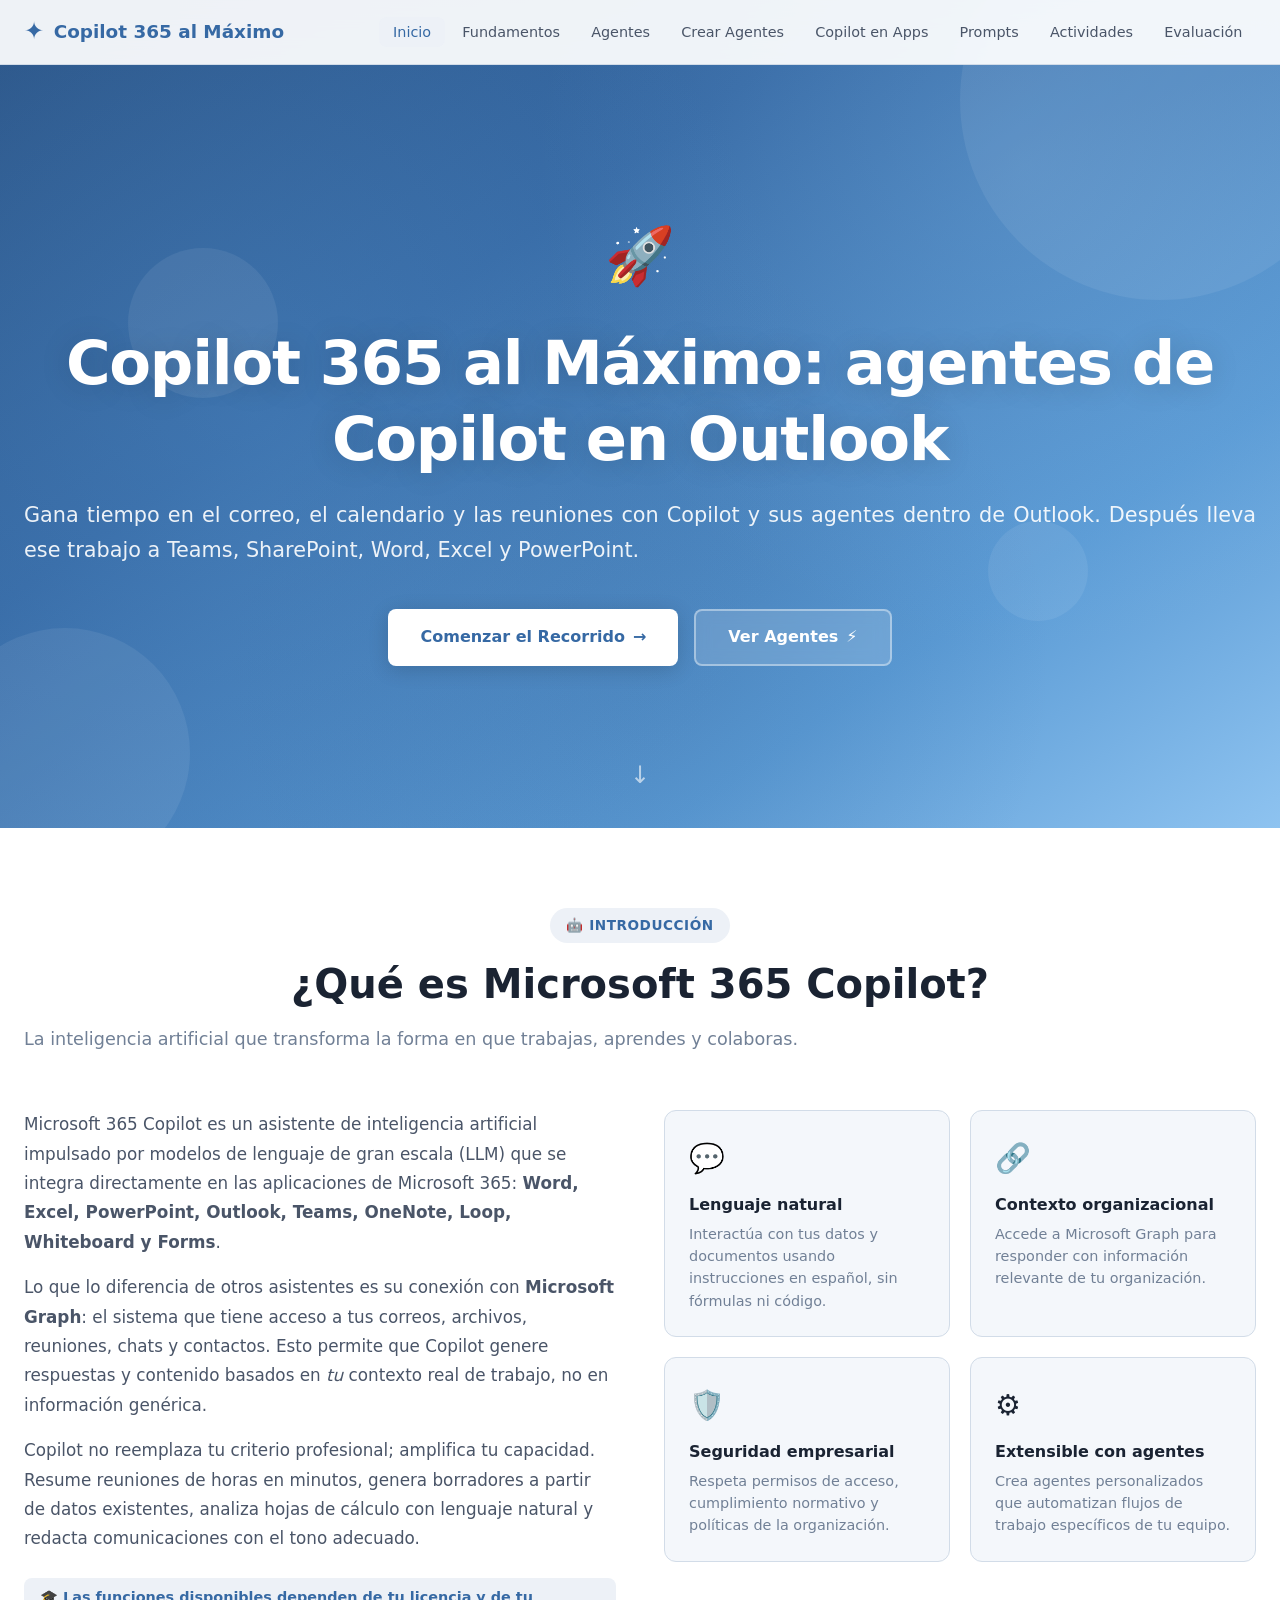
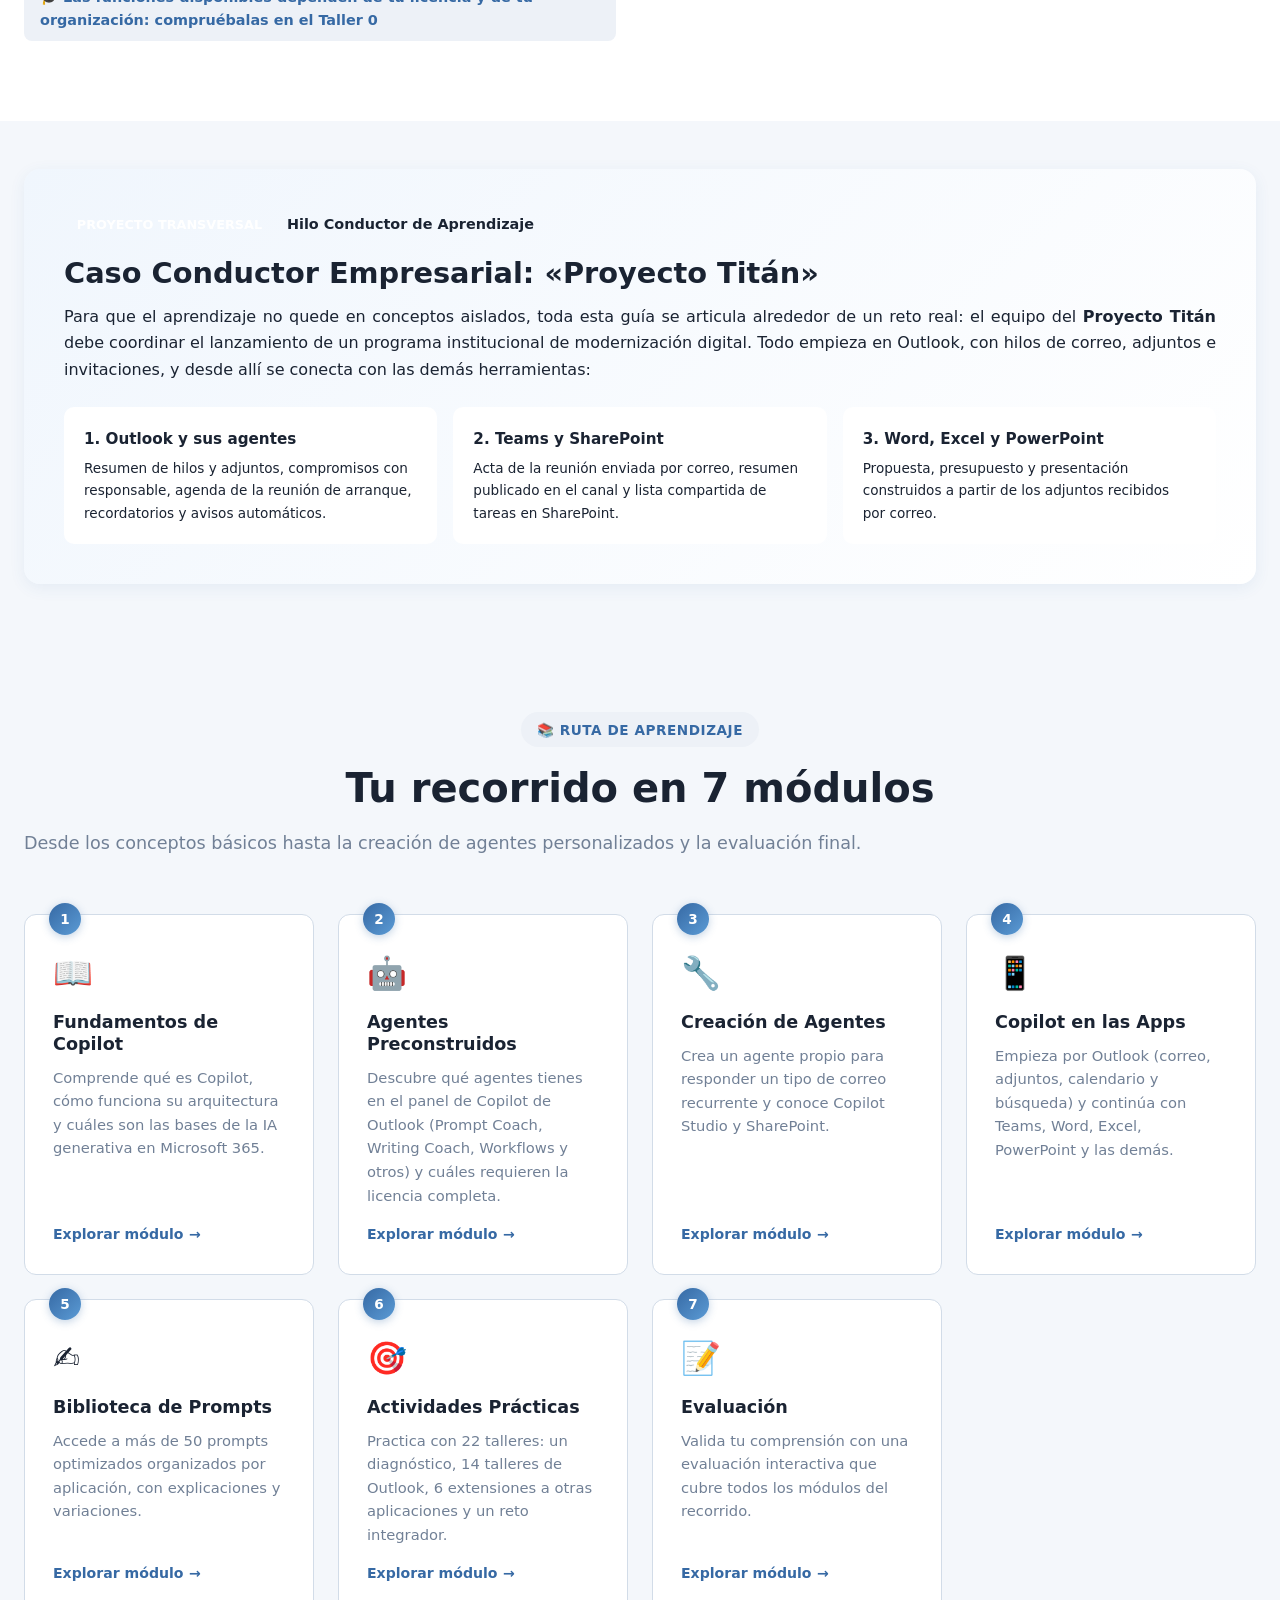
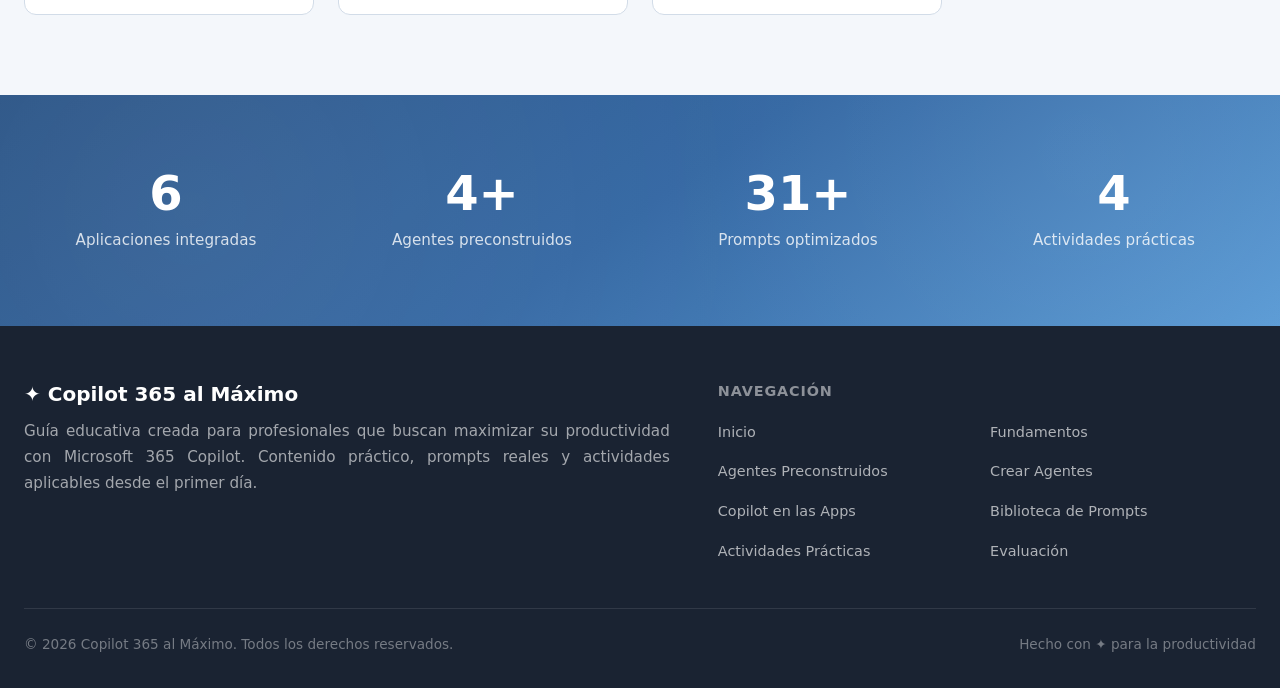
<file: index.html>
<!DOCTYPE html>
<html lang="es-CO">
<head>
  <meta charset="UTF-8">
  <meta name="viewport" content="width=device-width, initial-scale=1.0">
  <title>Inicio — Copilot 365 al Máximo</title>
  <style>
    /* ========== RESET & BASE ========== */
    *, *::before, *::after { box-sizing: border-box; margin: 0; padding: 0; }

    html {
      scroll-behavior: smooth;
      -webkit-text-size-adjust: 100%;
    }

    body {
      font-family: 'Segoe UI', system-ui, -apple-system, sans-serif;
      color: #1A2332;
      background-color: #F4F7FB;
      line-height: 1.65;
      overflow-x: hidden;
      white-space: normal;
      word-break: normal;
      hyphens: none;
      overflow-wrap: break-word;
    }

    /* ========== TYPOGRAPHY ========== */
    h1, h2, h3, h4, h5, h6 {
      font-family: 'Segoe UI', system-ui, -apple-system, sans-serif;
      line-height: 1.25;
      color: #1A2332;
    }

    p {
      inline-size: 100%;
      max-inline-size: 100%;
      color: #4A5568;
    }

    a { text-decoration: none; color: inherit; }

    /* ========== NAVBAR ========== */
    .navbar {
      position: fixed;
      top: 0;
      left: 0;
      width: 100%;
      z-index: 1000;
      background: rgba(255, 255, 255, 0.92);
      backdrop-filter: blur(12px);
      -webkit-backdrop-filter: blur(12px);
      border-bottom: 1px solid #D2DCE8;
      transition: box-shadow 0.3s ease;
    }

    .navbar.scrolled {
      box-shadow: 0 2px 20px rgba(54, 105, 164, 0.1);
    }

    .navbar-inner {
      max-width: 1320px;
      margin: 0 auto;
      padding: 0 1.5rem;
      display: flex;
      align-items: center;
      justify-content: space-between;
      height: 64px;
    }

    .navbar-brand {
      display: flex;
      align-items: center;
      gap: 0.6rem;
      font-weight: 700;
      font-size: 1.15rem;
      color: #3669A4;
    }

    .navbar-brand .brand-icon {
      font-size: 1.5rem;
    }

    .nav-links {
      display: flex;
      align-items: center;
      gap: 0.25rem;
      list-style: none;
    }

    .nav-links a {
      padding: 0.45rem 0.85rem;
      border-radius: 8px;
      font-size: 0.9rem;
      font-weight: 500;
      color: #4A5568;
      transition: all 0.3s ease;
      white-space: nowrap;
    }

    .nav-links a:hover,
    .nav-links a.active {
      background: #EDF1F7;
      color: #3669A4;
    }

    /* Hamburger */
    .hamburger {
      display: none;
      flex-direction: column;
      gap: 5px;
      cursor: pointer;
      background: none;
      border: none;
      padding: 4px;
      z-index: 1010;
    }

    .hamburger span {
      width: 24px;
      height: 2.5px;
      background: #1A2332;
      border-radius: 2px;
      transition: all 0.3s ease;
    }

    .hamburger.open span:nth-child(1) { transform: rotate(45deg) translate(5px, 5px); }
    .hamburger.open span:nth-child(2) { opacity: 0; }
    .hamburger.open span:nth-child(3) { transform: rotate(-45deg) translate(5px, -5px); }

    /* Mobile nav */
    .mobile-nav-overlay {
      display: none;
      position: fixed;
      inset: 0;
      background: rgba(26, 35, 50, 0.4);
      z-index: 999;
      opacity: 0;
      transition: opacity 0.3s ease;
    }

    .mobile-nav-overlay.open { opacity: 1; }

    .mobile-nav {
      display: none;
      position: fixed;
      top: 64px;
      right: 0;
      width: min(320px, 85vw);
      height: calc(100vh - 64px);
      background: #FFFFFF;
      z-index: 1001;
      padding: 1.5rem;
      overflow-y: auto;
      transform: translateX(100%);
      transition: transform 0.35s cubic-bezier(0.4, 0, 0.2, 1);
      box-shadow: -4px 0 24px rgba(54, 105, 164, 0.1);
    }

    .mobile-nav.open { transform: translateX(0); }

    .mobile-nav a {
      display: block;
      padding: 0.75rem 1rem;
      border-radius: 8px;
      font-size: 1rem;
      font-weight: 500;
      color: #4A5568;
      transition: all 0.2s ease;
      margin-bottom: 0.25rem;
    }

    .mobile-nav a:hover,
    .mobile-nav a.active {
      background: #EDF1F7;
      color: #3669A4;
    }

    @media (max-width: 1024px) {
      .nav-links { display: none; }
      .hamburger { display: flex; }
      .mobile-nav, .mobile-nav-overlay { display: block; }
    }

    /* ========== HERO ========== */
    .hero {
      position: relative;
      min-height: 92vh;
      display: flex;
      align-items: center;
      justify-content: center;
      text-align: center;
      padding: 7rem 1.5rem 4rem;
      background: linear-gradient(145deg, #2B5486 0%, #3669A4 35%, #5B9BD5 75%, #8EC3F0 100%);
      overflow: hidden;
    }

    .hero::before {
      content: '';
      position: absolute;
      inset: 0;
      background:
        radial-gradient(circle at 20% 50%, rgba(91, 155, 213, 0.25) 0%, transparent 50%),
        radial-gradient(circle at 80% 20%, rgba(142, 195, 240, 0.2) 0%, transparent 40%),
        radial-gradient(circle at 50% 80%, rgba(43, 84, 134, 0.15) 0%, transparent 45%);
      pointer-events: none;
    }

    /* Floating geometric shapes */
    .hero-shape {
      position: absolute;
      border-radius: 50%;
      opacity: 0.07;
      background: #FFFFFF;
      pointer-events: none;
    }

    .hero-shape:nth-child(1) { width: 400px; height: 400px; top: -100px; right: -80px; animation: float-slow 18s ease-in-out infinite; }
    .hero-shape:nth-child(2) { width: 250px; height: 250px; bottom: -50px; left: -60px; animation: float-slow 22s ease-in-out infinite reverse; }
    .hero-shape:nth-child(3) { width: 150px; height: 150px; top: 30%; left: 10%; animation: float-slow 15s ease-in-out infinite 3s; }
    .hero-shape:nth-child(4) { width: 100px; height: 100px; bottom: 25%; right: 15%; animation: float-slow 20s ease-in-out infinite 5s; }

    @keyframes float-slow {
      0%, 100% { transform: translate(0, 0) rotate(0deg); }
      33% { transform: translate(15px, -20px) rotate(3deg); }
      66% { transform: translate(-10px, 15px) rotate(-2deg); }
    }

    .hero-content {
      position: relative;
      z-index: 1;
      max-width: 100%;
    }

    .hero-icon {
      font-size: 3.5rem;
      margin-bottom: 1.5rem;
      display: inline-block;
      animation: sparkle-pulse 2.5s ease-in-out infinite;
    }

    @keyframes sparkle-pulse {
      0%, 100% { transform: scale(1) rotate(0deg); filter: brightness(1); }
      25% { transform: scale(1.12) rotate(-5deg); filter: brightness(1.3); }
      50% { transform: scale(1.05) rotate(3deg); filter: brightness(1.1); }
      75% { transform: scale(1.15) rotate(-3deg); filter: brightness(1.35); }
    }

    .hero h1 {
      font-size: clamp(2.4rem, 5.5vw, 3.8rem);
      font-weight: 800;
      color: #FFFFFF;
      margin-bottom: 1.25rem;
      letter-spacing: -0.02em;
      text-shadow: 0 2px 30px rgba(0, 0, 0, 0.15);
    }

    .hero-subtitle {
      font-size: clamp(1.05rem, 2vw, 1.3rem);
      color: rgba(255, 255, 255, 0.9);
      margin-bottom: 2.5rem;
      line-height: 1.7;
      max-inline-size: 100%;
      margin-left: auto;
      margin-right: auto;
    }

    .hero-buttons {
      display: flex;
      gap: 1rem;
      justify-content: center;
      flex-wrap: wrap;
    }

    .btn {
      display: inline-flex;
      align-items: center;
      gap: 0.5rem;
      padding: 0.85rem 2rem;
      border-radius: 8px;
      font-size: 1rem;
      font-weight: 600;
      cursor: pointer;
      border: none;
      transition: all 0.3s ease;
    }

    .btn-primary {
      background: #FFFFFF;
      color: #3669A4;
      box-shadow: 0 4px 20px rgba(0, 0, 0, 0.15);
    }

    .btn-primary:hover {
      transform: translateY(-3px);
      box-shadow: 0 8px 30px rgba(0, 0, 0, 0.2);
      background: #F4F7FB;
    }

    .btn-secondary {
      background: rgba(255, 255, 255, 0.15);
      color: #FFFFFF;
      border: 2px solid rgba(255, 255, 255, 0.4);
      backdrop-filter: blur(8px);
    }

    .btn-secondary:hover {
      background: rgba(255, 255, 255, 0.25);
      border-color: rgba(255, 255, 255, 0.7);
      transform: translateY(-3px);
    }

    .hero-scroll-hint {
      position: absolute;
      bottom: 2rem;
      left: 50%;
      transform: translateX(-50%);
      z-index: 1;
      animation: bounce-down 2s ease-in-out infinite;
      color: rgba(255, 255, 255, 0.6);
      font-size: 1.5rem;
    }

    @keyframes bounce-down {
      0%, 100% { transform: translateX(-50%) translateY(0); }
      50% { transform: translateX(-50%) translateY(10px); }
    }

    /* ========== SECTIONS COMMON ========== */
    section {
      padding: 5rem 1.5rem;
    }

    .section-inner {
      max-width: 100%;
      margin: 0 auto;
    }

    .section-header {
      text-align: center;
      margin-bottom: 3.5rem;
    }

    .section-tag {
      display: inline-flex;
      align-items: center;
      gap: 0.4rem;
      padding: 0.4rem 1rem;
      background: #EDF1F7;
      color: #3669A4;
      font-size: 0.85rem;
      font-weight: 600;
      border-radius: 50px;
      margin-bottom: 1rem;
      text-transform: uppercase;
      letter-spacing: 0.04em;
    }

    .section-header h2 {
      font-size: clamp(1.75rem, 3.5vw, 2.5rem);
      font-weight: 700;
      margin-bottom: 1rem;
      color: #1A2332;
    }

    .section-header p {
      font-size: 1.1rem;
      color: #718096;
      max-inline-size: 100%;
      margin: 0 auto;
      text-align: center;
    }

    /* ========== WHAT IS COPILOT SECTION ========== */
    .what-is {
      background: #FFFFFF;
    }

    .what-is-grid {
      display: grid;
      grid-template-columns: 1fr 1fr;
      gap: 3rem;
      align-items: start;
    }

    .what-is-text p {
      margin-bottom: 1rem;
      font-size: 1.05rem;
      line-height: 1.75;
    }

    @media (min-width: 40rem) {
      .what-is-text p {
        text-align: justify;
        text-align-last: start;
      }
    }

    .what-is-text .license-badge {
      display: inline-flex;
      align-items: center;
      gap: 0.5rem;
      padding: 0.5rem 1rem;
      background: #EDF1F7;
      border-radius: 8px;
      font-size: 0.9rem;
      font-weight: 600;
      color: #3669A4;
      margin-top: 0.5rem;
    }

    .feature-cards {
      display: grid;
      grid-template-columns: 1fr 1fr;
      gap: 1.25rem;
    }

    .feature-card {
      background: #F4F7FB;
      border: 1px solid #D2DCE8;
      border-radius: 12px;
      padding: 1.5rem;
      transition: all 0.3s ease;
    }

    .feature-card:hover {
      box-shadow: 0 4px 16px rgba(54, 105, 164, 0.15);
      transform: translateY(-2px);
      border-color: #5B9BD5;
    }

    .feature-card .fc-icon {
      font-size: 1.8rem;
      margin-bottom: 0.75rem;
      display: block;
    }

    .feature-card h4 {
      font-size: 1rem;
      font-weight: 700;
      margin-bottom: 0.5rem;
      color: #1A2332;
    }

    .feature-card p {
      font-size: 0.9rem;
      color: #718096;
      line-height: 1.55;
    }

    @media (max-width: 900px) {
      .what-is-grid {
        grid-template-columns: 1fr;
      }
    }

    @media (max-width: 480px) {
      .feature-cards {
        grid-template-columns: 1fr;
      }
    }

    /* ========== LEARNING PATH ========== */
    .learning-path {
      background: #F4F7FB;
    }

    .path-roadmap {
      position: relative;
      display: grid;
      grid-template-columns: repeat(auto-fill, minmax(280px, 1fr));
      gap: 1.5rem;
    }

    .module-card {
      position: relative;
      background: #FFFFFF;
      border: 1px solid #D2DCE8;
      border-radius: 12px;
      padding: 1.75rem;
      transition: all 0.3s ease;
      display: flex;
      flex-direction: column;
      text-decoration: none;
      cursor: pointer;
    }

    .module-card:hover {
      box-shadow: 0 4px 16px rgba(54, 105, 164, 0.15);
      transform: translateY(-2px);
      border-color: #5B9BD5;
    }

    .module-number {
      position: absolute;
      top: -12px;
      left: 1.5rem;
      width: 32px;
      height: 32px;
      background: linear-gradient(135deg, #3669A4, #5B9BD5);
      color: #FFFFFF;
      border-radius: 50%;
      display: flex;
      align-items: center;
      justify-content: center;
      font-size: 0.85rem;
      font-weight: 700;
      box-shadow: 0 2px 8px rgba(54, 105, 164, 0.3);
    }

    .module-icon {
      font-size: 2rem;
      margin-bottom: 0.75rem;
      margin-top: 0.25rem;
    }

    .module-card h3 {
      font-size: 1.1rem;
      font-weight: 700;
      margin-bottom: 0.6rem;
      color: #1A2332;
    }

    .module-card p {
      font-size: 0.92rem;
      color: #718096;
      line-height: 1.6;
      flex-grow: 1;
    }

    .module-card .card-arrow {
      display: inline-flex;
      align-items: center;
      gap: 0.35rem;
      margin-top: 1rem;
      font-size: 0.88rem;
      font-weight: 600;
      color: #3669A4;
      transition: gap 0.3s ease;
    }

    .module-card:hover .card-arrow {
      gap: 0.65rem;
    }

    /* ========== STATS SECTION ========== */
    .stats-section {
      background: linear-gradient(145deg, #2B5486 0%, #3669A4 50%, #5B9BD5 100%);
      padding: 4.5rem 1.5rem;
      position: relative;
      overflow: hidden;
    }

    .stats-section::before {
      content: '';
      position: absolute;
      inset: 0;
      background:
        radial-gradient(circle at 15% 50%, rgba(255,255,255,0.06) 0%, transparent 50%),
        radial-gradient(circle at 85% 30%, rgba(255,255,255,0.04) 0%, transparent 40%);
      pointer-events: none;
    }

    .stats-grid {
      max-width: 100%;
      margin: 0 auto;
      display: grid;
      grid-template-columns: repeat(4, 1fr);
      gap: 2rem;
      position: relative;
      z-index: 1;
    }

    .stat-item {
      text-align: center;
    }

    .stat-number {
      font-size: clamp(2.2rem, 4vw, 3rem);
      font-weight: 800;
      color: #FFFFFF;
      display: block;
      line-height: 1.1;
      margin-bottom: 0.5rem;
    }

    .stat-label {
      font-size: 0.95rem;
      color: rgba(255, 255, 255, 0.8);
      font-weight: 500;
    }

    @media (max-width: 700px) {
      .stats-grid {
        grid-template-columns: repeat(2, 1fr);
        gap: 2.5rem 1.5rem;
      }
    }

    @media (max-width: 400px) {
      .stats-grid {
        grid-template-columns: 1fr;
        gap: 2rem;
      }
    }

    /* ========== FOOTER ========== */
    .footer {
      background: #1A2332;
      color: rgba(255, 255, 255, 0.75);
      padding: 3.5rem 1.5rem 2rem;
    }

    .footer-inner {
      max-width: 100%;
      margin: 0 auto;
    }

    .footer-top {
      display: grid;
      grid-template-columns: 1.2fr 1fr;
      gap: 3rem;
      margin-bottom: 2.5rem;
    }

    .footer-brand h3 {
      font-size: 1.25rem;
      font-weight: 700;
      color: #FFFFFF;
      margin-bottom: 0.75rem;
    }

    .footer-brand p {
      font-size: 0.95rem;
      color: rgba(255, 255, 255, 0.6);
      line-height: 1.7;
    }

    .footer-nav h4 {
      font-size: 0.9rem;
      font-weight: 700;
      color: rgba(255, 255, 255, 0.5);
      text-transform: uppercase;
      letter-spacing: 0.06em;
      margin-bottom: 1rem;
    }

    .footer-nav-links {
      display: grid;
      grid-template-columns: 1fr 1fr;
      gap: 0.4rem;
      list-style: none;
    }

    .footer-nav-links a {
      font-size: 0.9rem;
      color: rgba(255, 255, 255, 0.65);
      padding: 0.3rem 0;
      display: inline-block;
      transition: color 0.2s ease;
    }

    .footer-nav-links a:hover {
      color: #5B9BD5;
    }

    .footer-bottom {
      border-top: 1px solid rgba(255, 255, 255, 0.1);
      padding-top: 1.5rem;
      display: flex;
      justify-content: space-between;
      align-items: center;
      flex-wrap: wrap;
      gap: 0.75rem;
      font-size: 0.85rem;
      color: rgba(255, 255, 255, 0.4);
    }

    @media (max-width: 700px) {
      .footer-top {
        grid-template-columns: 1fr;
        gap: 2rem;
      }
      .footer-bottom {
        justify-content: center;
        text-align: center;
      }
    }

    /* ========== SCROLL ANIMATIONS ========== */
    .reveal {
      opacity: 0;
      transform: translateY(32px);
      transition: opacity 0.7s cubic-bezier(0.4, 0, 0.2, 1), transform 0.7s cubic-bezier(0.4, 0, 0.2, 1);
    }

    .reveal.visible {
      opacity: 1;
      transform: translateY(0);
    }

    .reveal-delay-1 { transition-delay: 0.1s; }
    .reveal-delay-2 { transition-delay: 0.2s; }
    .reveal-delay-3 { transition-delay: 0.3s; }
    .reveal-delay-4 { transition-delay: 0.4s; }
    .reveal-delay-5 { transition-delay: 0.5s; }
    .reveal-delay-6 { transition-delay: 0.6s; }
    .reveal-delay-7 { transition-delay: 0.7s; }

    /* ========== RESPONSIVE PROSE ========== */
    @media (min-width: 40rem) {
      .prose-justify {
        text-align: justify;
        text-align-last: start;
      }
    }

    /* Print */
    @media print {
      .navbar, .hamburger, .mobile-nav, .mobile-nav-overlay, .hero-scroll-hint { display: none !important; }
      .hero { min-height: auto; padding: 2rem; }
      section { padding: 2rem 1rem; }
    }
  
    @media (prefers-reduced-motion: reduce) {
      *, *::before, *::after {
        animation-duration: 0.01ms !important;
        animation-iteration-count: 1 !important;
        transition-duration: 0.01ms !important;
        scroll-behavior: auto !important;
      }
    }
  </style>
<link rel="stylesheet" href="devbrain-prose.css" data-devbrain-prose>
<script defer src="devbrain-prose.js" data-devbrain-prose-runtime></script>
</head>
<body>

  <!-- ==================== NAVBAR ==================== -->
  <nav class="navbar" id="navbar">
    <div class="navbar-inner">
      <a href="index.html" class="navbar-brand">
        <span class="brand-icon">✦</span>
        Copilot 365 al Máximo
      </a>

      <ul class="nav-links">
        <li><a href="index.html" class="active">Inicio</a></li>
        <li><a href="fundamentos.html">Fundamentos</a></li>
        <li><a href="agentes-preconstruidos.html">Agentes</a></li>
        <li><a href="creacion-agentes.html">Crear Agentes</a></li>
        <li><a href="copilot-apps.html">Copilot en Apps</a></li>
        <li><a href="prompts.html">Prompts</a></li>
        <li><a href="actividades.html">Actividades</a></li>
        <li><a href="evaluacion.html">Evaluación</a></li>
      </ul>

      <button type="button" class="hamburger" id="hamburger" aria-label="Abrir menú de navegación" aria-expanded="false">
        <span></span>
        <span></span>
        <span></span>
      </button>
    </div>
  </nav>

  <!-- Mobile nav -->
  <div class="mobile-nav-overlay" id="mobileOverlay"></div>
  <div class="mobile-nav" id="mobileNav">
    <a href="index.html" class="active">Inicio</a>
    <a href="fundamentos.html">Fundamentos de Copilot</a>
    <a href="agentes-preconstruidos.html">Agentes Preconstruidos</a>
    <a href="creacion-agentes.html">Crear Agentes</a>
    <a href="copilot-apps.html">Copilot en las Apps</a>
    <a href="prompts.html">Biblioteca de Prompts</a>
    <a href="actividades.html">Actividades Prácticas</a>
    <a href="evaluacion.html">Evaluación</a>
  </div>

  <!-- ==================== HERO ==================== -->
  <section class="hero">
    <div class="hero-shape"></div>
    <div class="hero-shape"></div>
    <div class="hero-shape"></div>
    <div class="hero-shape"></div>

    <div class="hero-content">
      <div class="hero-icon" aria-hidden="true">🚀</div>
      <h1>Copilot 365 al Máximo: agentes de Copilot en Outlook</h1>
      <p class="hero-subtitle">Gana tiempo en el correo, el calendario y las reuniones con Copilot y sus agentes dentro de Outlook. Después lleva ese trabajo a Teams, SharePoint, Word, Excel y PowerPoint.</p>
      <div class="hero-buttons">
        <a href="fundamentos.html" class="btn btn-primary">
          Comenzar el Recorrido
          <span aria-hidden="true">→</span>
        </a>
        <a href="agentes-preconstruidos.html" class="btn btn-secondary">
          Ver Agentes
          <span aria-hidden="true">⚡</span>
        </a>
      </div>
    </div>

    <div class="hero-scroll-hint" aria-hidden="true">↓</div>
  </section>

  <!-- ==================== WHAT IS COPILOT ==================== -->
  <section class="what-is" id="que-es">
    <div class="section-inner">
      <div class="section-header reveal">
        <span class="section-tag">🤖 Introducción</span>
        <h2>¿Qué es Microsoft 365 Copilot?</h2>
        <p>La inteligencia artificial que transforma la forma en que trabajas, aprendes y colaboras.</p>
      </div>

      <div class="what-is-grid">
        <div class="what-is-text reveal">
          <p>Microsoft 365 Copilot es un asistente de inteligencia artificial impulsado por modelos de lenguaje de gran escala (LLM) que se integra directamente en las aplicaciones de Microsoft 365: <strong>Word, Excel, PowerPoint, Outlook, Teams, OneNote, Loop, Whiteboard y Forms</strong>.</p>
          <p>Lo que lo diferencia de otros asistentes es su conexión con <strong>Microsoft Graph</strong>: el sistema que tiene acceso a tus correos, archivos, reuniones, chats y contactos. Esto permite que Copilot genere respuestas y contenido basados en <em>tu</em> contexto real de trabajo, no en información genérica.</p>
          <p>Copilot no reemplaza tu criterio profesional; amplifica tu capacidad. Resume reuniones de horas en minutos, genera borradores a partir de datos existentes, analiza hojas de cálculo con lenguaje natural y redacta comunicaciones con el tono adecuado.</p>
          <span class="license-badge">🎓 Las funciones disponibles dependen de tu licencia y de tu organización: compruébalas en el Taller 0</span>
        </div>

        <div class="feature-cards">
          <div class="feature-card reveal reveal-delay-1">
            <span class="fc-icon" aria-hidden="true">💬</span>
            <h4>Lenguaje natural</h4>
            <p>Interactúa con tus datos y documentos usando instrucciones en español, sin fórmulas ni código.</p>
          </div>
          <div class="feature-card reveal reveal-delay-2">
            <span class="fc-icon" aria-hidden="true">🔗</span>
            <h4>Contexto organizacional</h4>
            <p>Accede a Microsoft Graph para responder con información relevante de tu organización.</p>
          </div>
          <div class="feature-card reveal reveal-delay-3">
            <span class="fc-icon" aria-hidden="true">🛡️</span>
            <h4>Seguridad empresarial</h4>
            <p>Respeta permisos de acceso, cumplimiento normativo y políticas de la organización.</p>
          </div>
          <div class="feature-card reveal reveal-delay-4">
            <span class="fc-icon" aria-hidden="true">⚙️</span>
            <h4>Extensible con agentes</h4>
            <p>Crea agentes personalizados que automatizan flujos de trabajo específicos de tu equipo.</p>
          </div>
        </div>
      </div>
    </div>
  </section>

  <!-- ==================== CASO CONDUCTOR TITÁN ==================== -->
  <section style="padding: 3rem 1.5rem; background: var(--surface);">
    <div class="section-inner">
      <div style="background: linear-gradient(135deg, #F0F6FD 0%, #FFFFFF 100%); border: 2px solid var(--border); border-radius: 16px; padding: 2.5rem; box-shadow: 0 4px 16px rgba(54,105,164,0.08);">
        <div style="display: flex; align-items: center; gap: .75rem; margin-bottom: 1rem; flex-wrap: wrap;">
          <span style="background: var(--primary); color: #fff; font-weight: 700; font-size: .8rem; padding: .3rem .8rem; border-radius: 20px; text-transform: uppercase;">Proyecto Transversal</span>
          <span style="font-size: .9rem; color: var(--text-muted); font-weight: 600;">Hilo Conductor de Aprendizaje</span>
        </div>
        <h2 style="font-size: 1.8rem; color: var(--primary-dark); margin-bottom: .75rem;">Caso Conductor Empresarial: «Proyecto Titán»</h2>
        <p class="prose" style="color: var(--text-secondary); margin-bottom: 1.5rem;">
          Para que el aprendizaje no quede en conceptos aislados, toda esta guía se articula alrededor de un reto real: el equipo del <strong>Proyecto Titán</strong> debe coordinar el lanzamiento de un programa institucional de modernización digital. Todo empieza en Outlook, con hilos de correo, adjuntos e invitaciones, y desde allí se conecta con las demás herramientas:
        </p>
        <div style="display: grid; grid-template-columns: repeat(auto-fit, minmax(260px, 1fr)); gap: 1rem;">
          <div style="background: #fff; border: 1px solid var(--border); border-radius: 10px; padding: 1.25rem;">
            <div style="font-weight: 700; color: var(--primary); font-size: .95rem; margin-bottom: .3rem;">1. Outlook y sus agentes</div>
            <p style="font-size: .85rem; color: var(--text-muted); margin: 0;">Resumen de hilos y adjuntos, compromisos con responsable, agenda de la reunión de arranque, recordatorios y avisos automáticos.</p>
          </div>
          <div style="background: #fff; border: 1px solid var(--border); border-radius: 10px; padding: 1.25rem;">
            <div style="font-weight: 700; color: var(--primary); font-size: .95rem; margin-bottom: .3rem;">2. Teams y SharePoint</div>
            <p style="font-size: .85rem; color: var(--text-muted); margin: 0;">Acta de la reunión enviada por correo, resumen publicado en el canal y lista compartida de tareas en SharePoint.</p>
          </div>
          <div style="background: #fff; border: 1px solid var(--border); border-radius: 10px; padding: 1.25rem;">
            <div style="font-weight: 700; color: var(--primary); font-size: .95rem; margin-bottom: .3rem;">3. Word, Excel y PowerPoint</div>
            <p style="font-size: .85rem; color: var(--text-muted); margin: 0;">Propuesta, presupuesto y presentación construidos a partir de los adjuntos recibidos por correo.</p>
          </div>
        </div>
      </div>
    </div>
  </section>

  <!-- ==================== LEARNING PATH ==================== -->
  <section class="learning-path" id="ruta">
    <div class="section-inner">
      <div class="section-header reveal">
        <span class="section-tag">📚 Ruta de aprendizaje</span>
        <h2>Tu recorrido en 7 módulos</h2>
        <p>Desde los conceptos básicos hasta la creación de agentes personalizados y la evaluación final.</p>
      </div>

      <div class="path-roadmap">
        <a href="fundamentos.html" class="module-card reveal reveal-delay-1">
          <span class="module-number">1</span>
          <span class="module-icon" aria-hidden="true">📖</span>
          <h3>Fundamentos de Copilot</h3>
          <p>Comprende qué es Copilot, cómo funciona su arquitectura y cuáles son las bases de la IA generativa en Microsoft 365.</p>
          <span class="card-arrow">Explorar módulo <span aria-hidden="true">→</span></span>
        </a>

        <a href="agentes-preconstruidos.html" class="module-card reveal reveal-delay-2">
          <span class="module-number">2</span>
          <span class="module-icon" aria-hidden="true">🤖</span>
          <h3>Agentes Preconstruidos</h3>
          <p>Descubre qué agentes tienes en el panel de Copilot de Outlook (Prompt Coach, Writing Coach, Workflows y otros) y cuáles requieren la licencia completa.</p>
          <span class="card-arrow">Explorar módulo <span aria-hidden="true">→</span></span>
        </a>

        <a href="creacion-agentes.html" class="module-card reveal reveal-delay-3">
          <span class="module-number">3</span>
          <span class="module-icon" aria-hidden="true">🔧</span>
          <h3>Creación de Agentes</h3>
          <p>Crea un agente propio para responder un tipo de correo recurrente y conoce Copilot Studio y SharePoint.</p>
          <span class="card-arrow">Explorar módulo <span aria-hidden="true">→</span></span>
        </a>

        <a href="copilot-apps.html" class="module-card reveal reveal-delay-4">
          <span class="module-number">4</span>
          <span class="module-icon" aria-hidden="true">📱</span>
          <h3>Copilot en las Apps</h3>
          <p>Empieza por Outlook (correo, adjuntos, calendario y búsqueda) y continúa con Teams, Word, Excel, PowerPoint y las demás.</p>
          <span class="card-arrow">Explorar módulo <span aria-hidden="true">→</span></span>
        </a>

        <a href="prompts.html" class="module-card reveal reveal-delay-5">
          <span class="module-number">5</span>
          <span class="module-icon" aria-hidden="true">✍️</span>
          <h3>Biblioteca de Prompts</h3>
          <p>Accede a más de 50 prompts optimizados organizados por aplicación, con explicaciones y variaciones.</p>
          <span class="card-arrow">Explorar módulo <span aria-hidden="true">→</span></span>
        </a>

        <a href="actividades.html" class="module-card reveal reveal-delay-6">
          <span class="module-number">6</span>
          <span class="module-icon" aria-hidden="true">🎯</span>
          <h3>Actividades Prácticas</h3>
          <p>Practica con 22 talleres: un diagnóstico, 14 talleres de Outlook, 6 extensiones a otras aplicaciones y un reto integrador.</p>
          <span class="card-arrow">Explorar módulo <span aria-hidden="true">→</span></span>
        </a>

        <a href="evaluacion.html" class="module-card reveal reveal-delay-7">
          <span class="module-number">7</span>
          <span class="module-icon" aria-hidden="true">📝</span>
          <h3>Evaluación</h3>
          <p>Valida tu comprensión con una evaluación interactiva que cubre todos los módulos del recorrido.</p>
          <span class="card-arrow">Explorar módulo <span aria-hidden="true">→</span></span>
        </a>
      </div>
    </div>
  </section>

  <!-- ==================== STATS ==================== -->
  <section class="stats-section" id="stats">
    <div class="stats-grid">
      <div class="stat-item reveal">
        <span class="stat-number" data-target="9" data-suffix="">0</span>
        <span class="stat-label">Aplicaciones integradas</span>
      </div>
      <div class="stat-item reveal reveal-delay-1">
        <span class="stat-number" data-target="6" data-suffix="+">0</span>
        <span class="stat-label">Agentes preconstruidos</span>
      </div>
      <div class="stat-item reveal reveal-delay-2">
        <span class="stat-number" data-target="50" data-suffix="+">0</span>
        <span class="stat-label">Prompts optimizados</span>
      </div>
      <div class="stat-item reveal reveal-delay-3">
        <span class="stat-number" data-target="7" data-suffix="">0</span>
        <span class="stat-label">Actividades prácticas</span>
      </div>
    </div>
  </section>

  <!-- ==================== FOOTER ==================== -->
  <footer class="footer">
    <div class="footer-inner">
      <div class="footer-top">
        <div class="footer-brand">
          <h3>✦ Copilot 365 al Máximo</h3>
          <p>Guía educativa creada para profesionales que buscan maximizar su productividad con Microsoft 365 Copilot. Contenido práctico, prompts reales y actividades aplicables desde el primer día.</p>
        </div>
        <nav class="footer-nav" aria-label="Enlaces del sitio">
          <h4>Navegación</h4>
          <ul class="footer-nav-links">
            <li><a href="index.html">Inicio</a></li>
            <li><a href="fundamentos.html">Fundamentos</a></li>
            <li><a href="agentes-preconstruidos.html">Agentes Preconstruidos</a></li>
            <li><a href="creacion-agentes.html">Crear Agentes</a></li>
            <li><a href="copilot-apps.html">Copilot en las Apps</a></li>
            <li><a href="prompts.html">Biblioteca de Prompts</a></li>
            <li><a href="actividades.html">Actividades Prácticas</a></li>
            <li><a href="evaluacion.html">Evaluación</a></li>
          </ul>
        </nav>
      </div>

      <div class="footer-bottom">
        <span>© 2026 Copilot 365 al Máximo. Todos los derechos reservados.</span>
        <span>Hecho con ✦ para la productividad</span>
      </div>
    </div>
  </footer>

  <!-- ==================== SCRIPTS ==================== -->
  <script>
    /* ===== Navbar scroll effect ===== */
    (function () {
      const navbar = document.getElementById('navbar');
      let ticking = false;

      window.addEventListener('scroll', function () {
        if (!ticking) {
          requestAnimationFrame(function () {
            navbar.classList.toggle('scrolled', window.scrollY > 20);
            ticking = false;
          });
          ticking = true;
        }
      });
    })();

    /* ===== Hamburger menu ===== */
    (function () {
      const hamburger = document.getElementById('hamburger');
      const mobileNav = document.getElementById('mobileNav');
      const overlay = document.getElementById('mobileOverlay');

      function toggleMenu() {
        const isOpen = hamburger.classList.toggle('open');
        mobileNav.classList.toggle('open', isOpen);
        overlay.classList.toggle('open', isOpen);
        hamburger.setAttribute('aria-expanded', isOpen);
        document.body.style.overflow = isOpen ? 'hidden' : '';
      }

      function closeMenu() {
        hamburger.classList.remove('open');
        mobileNav.classList.remove('open');
        overlay.classList.remove('open');
        hamburger.setAttribute('aria-expanded', 'false');
        document.body.style.overflow = '';
      }

      hamburger.addEventListener('click', toggleMenu);
      overlay.addEventListener('click', closeMenu);

      mobileNav.querySelectorAll('a').forEach(function (link) {
        link.addEventListener('click', closeMenu);
      });

      document.addEventListener('keydown', function (e) {
        if (e.key === 'Escape') closeMenu();
      });
    })();

    /* ===== Scroll reveal ===== */
    (function () {
      var reveals = document.querySelectorAll('.reveal');
      if (!reveals.length) return;

      var observer = new IntersectionObserver(function (entries) {
        entries.forEach(function (entry) {
          if (entry.isIntersecting) {
            entry.target.classList.add('visible');
            observer.unobserve(entry.target);
          }
        });
      }, {
        threshold: 0.12,
        rootMargin: '0px 0px -40px 0px'
      });

      reveals.forEach(function (el) {
        observer.observe(el);
      });
    })();

    /* ===== Animated counter ===== */
    (function () {
      var statNumbers = document.querySelectorAll('.stat-number[data-target]');
      if (!statNumbers.length) return;
      var animated = false;

      function animateCounters() {
        if (animated) return;
        animated = true;

        statNumbers.forEach(function (el) {
          var target = parseInt(el.getAttribute('data-target'), 10);
          var suffix = el.getAttribute('data-suffix') || '';
          var duration = 1800;
          var startTime = null;

          function step(timestamp) {
            if (!startTime) startTime = timestamp;
            var progress = Math.min((timestamp - startTime) / duration, 1);
            var eased = 1 - Math.pow(1 - progress, 3);
            var current = Math.round(eased * target);
            el.textContent = current + suffix;

            if (progress < 1) {
              requestAnimationFrame(step);
            } else {
              el.textContent = target + suffix;
            }
          }

          requestAnimationFrame(step);
        });
      }

      var statsObserver = new IntersectionObserver(function (entries) {
        entries.forEach(function (entry) {
          if (entry.isIntersecting) {
            animateCounters();
            statsObserver.unobserve(entry.target);
          }
        });
      }, { threshold: 0.3 });

      var statsSection = document.getElementById('stats');
      if (statsSection) {
        statsObserver.observe(statsSection);
      }
    })();
  </script>
</body>
</html>
</file>
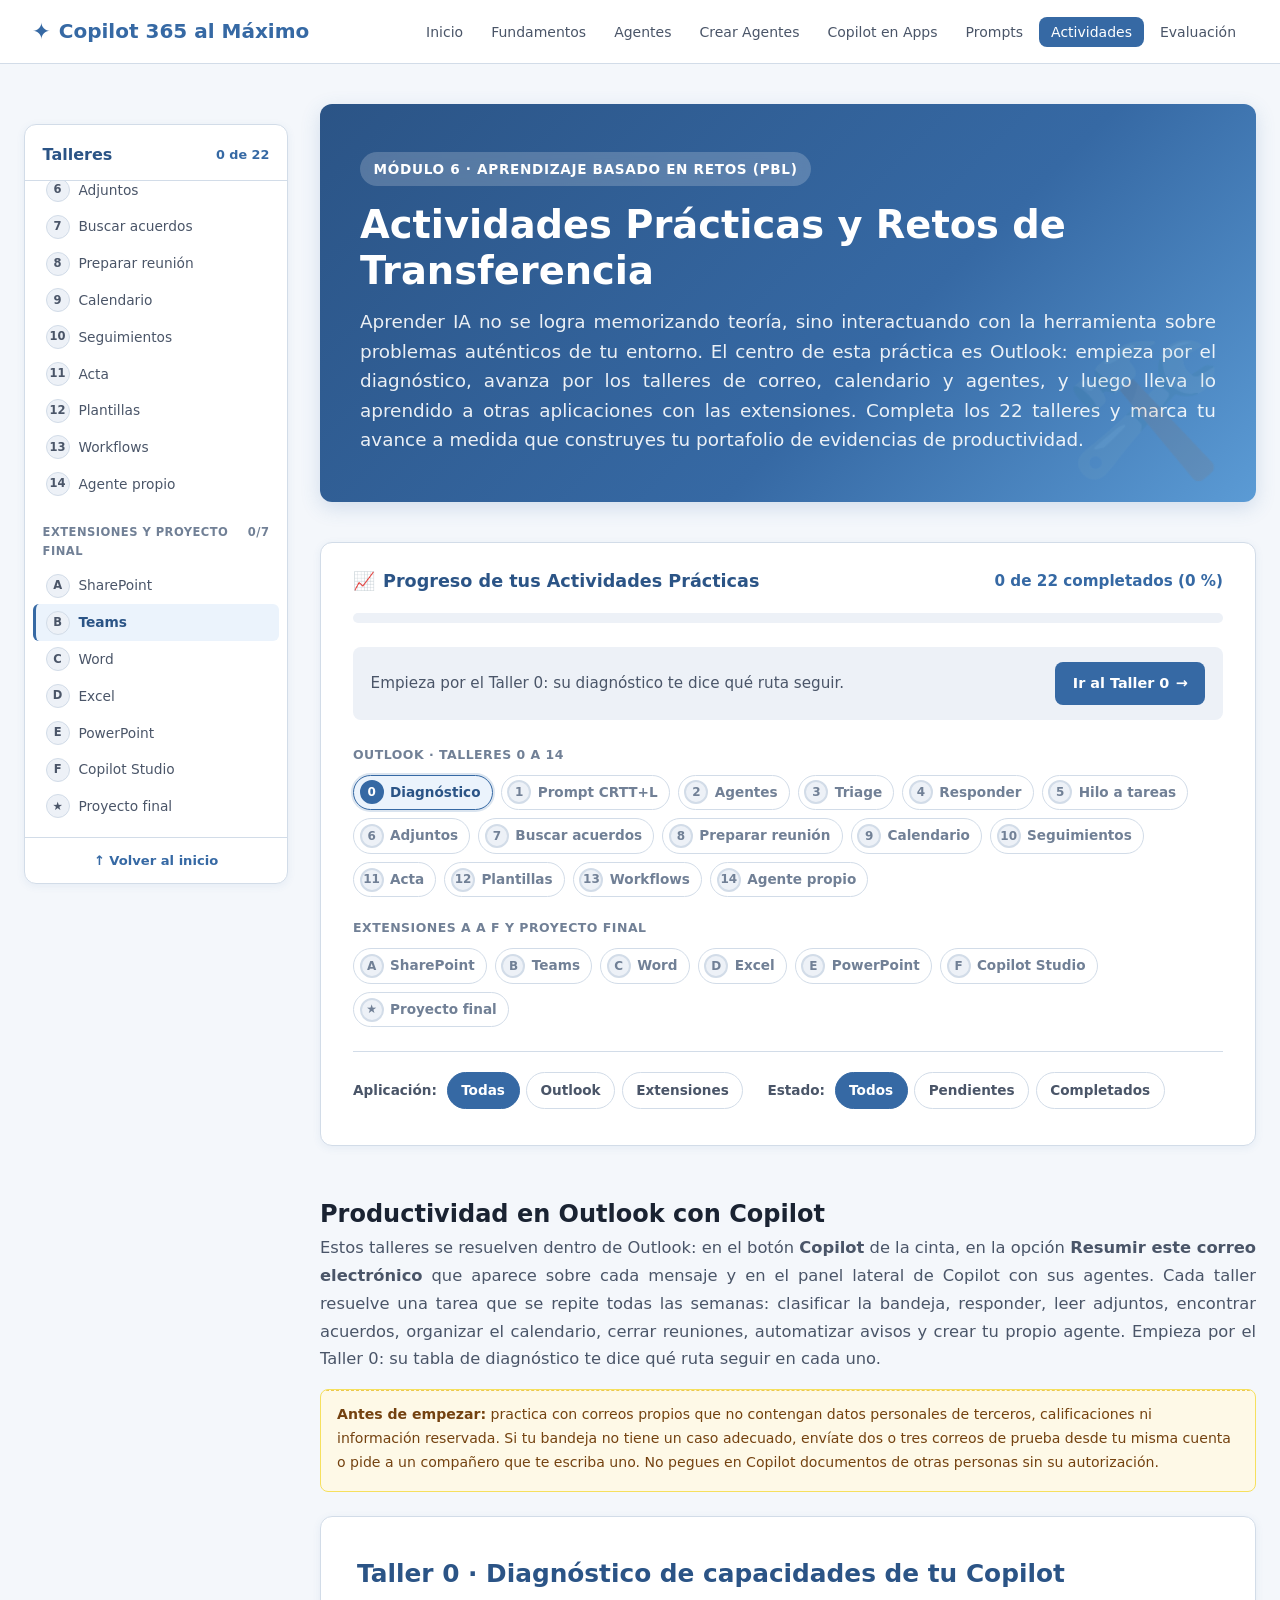
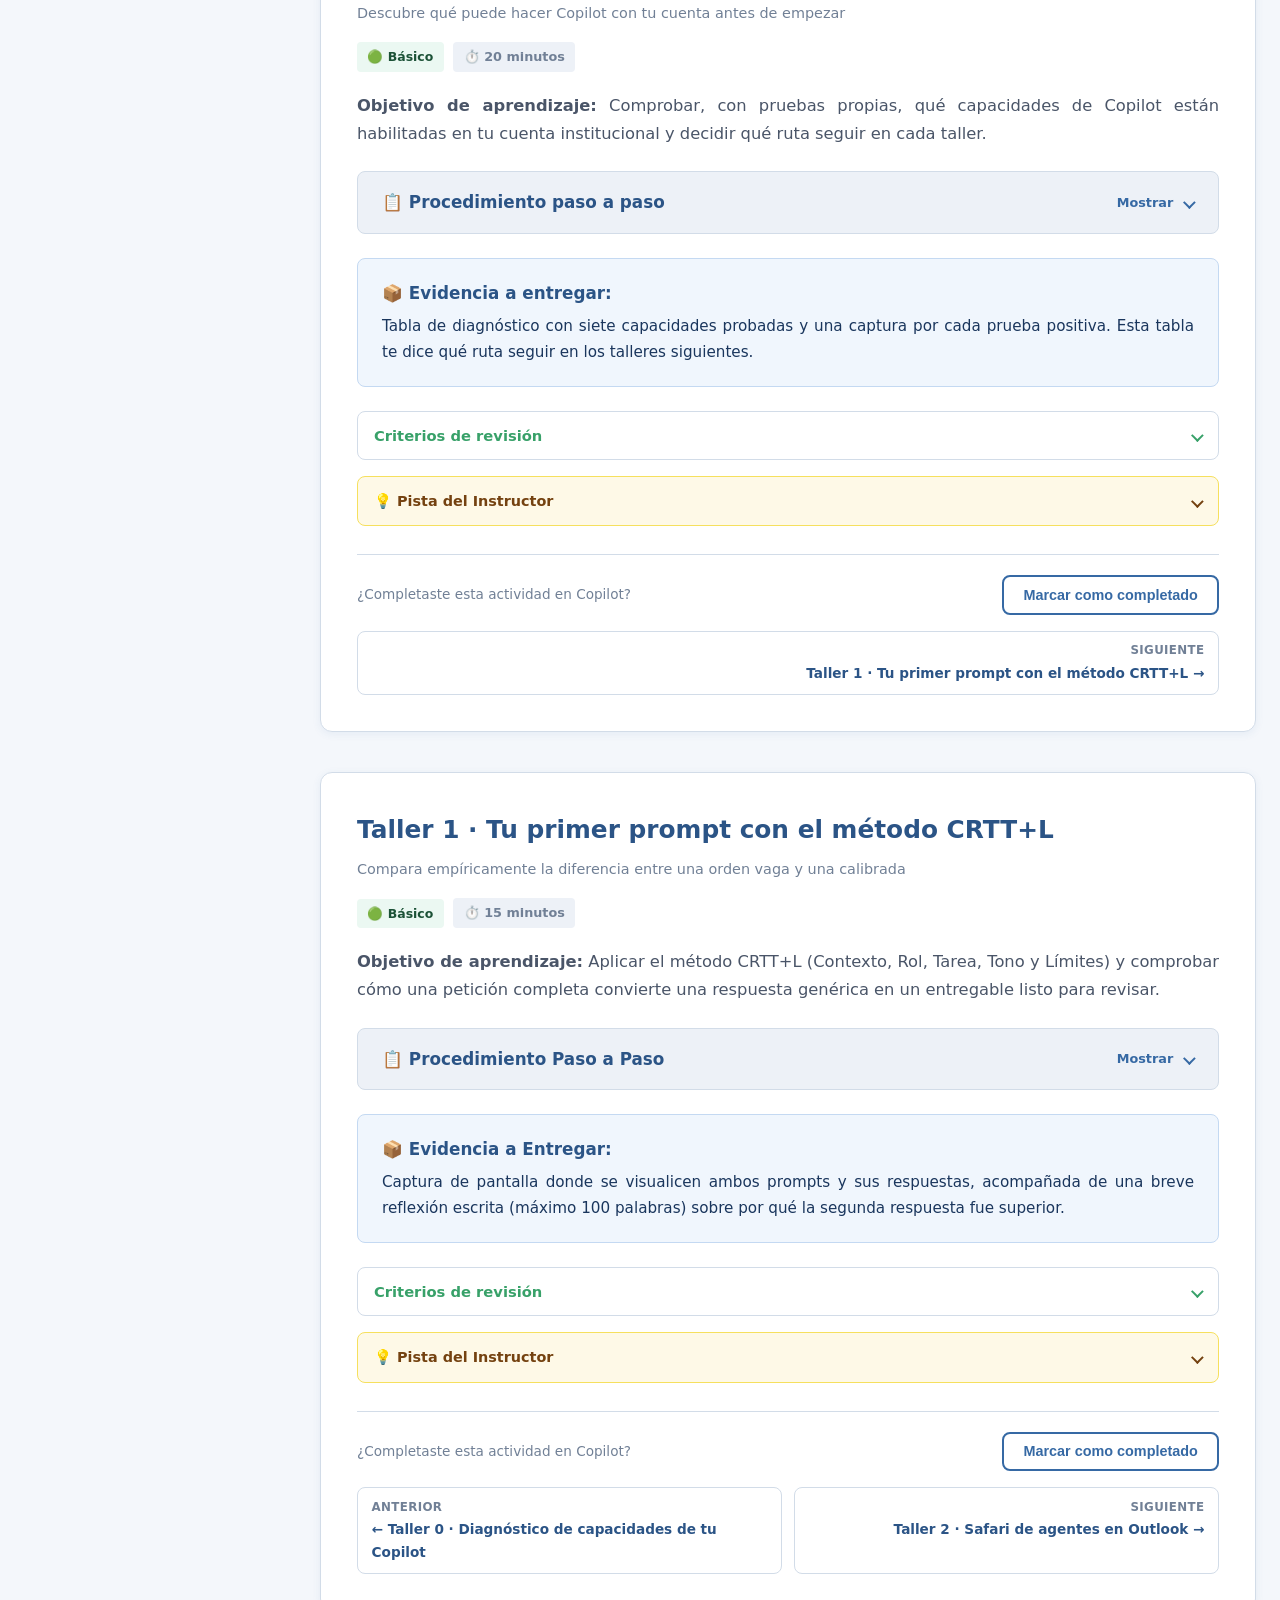
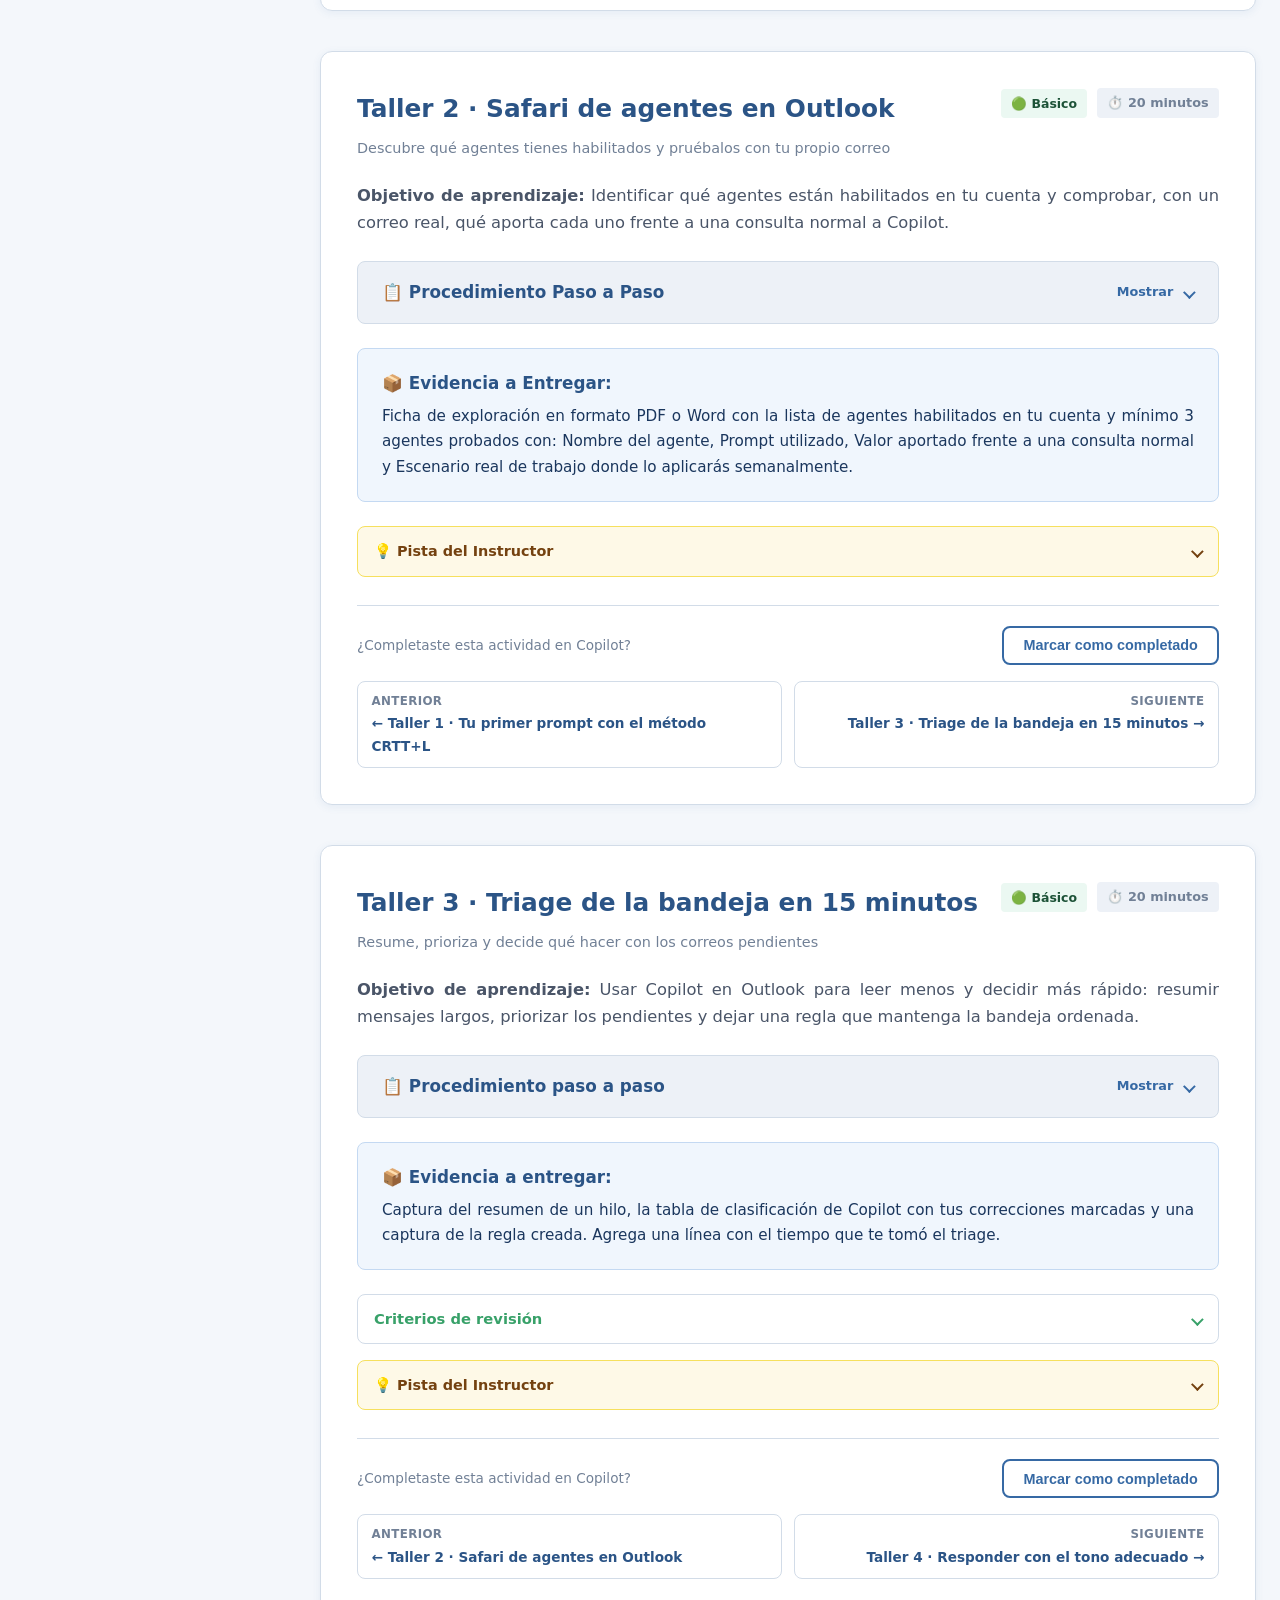
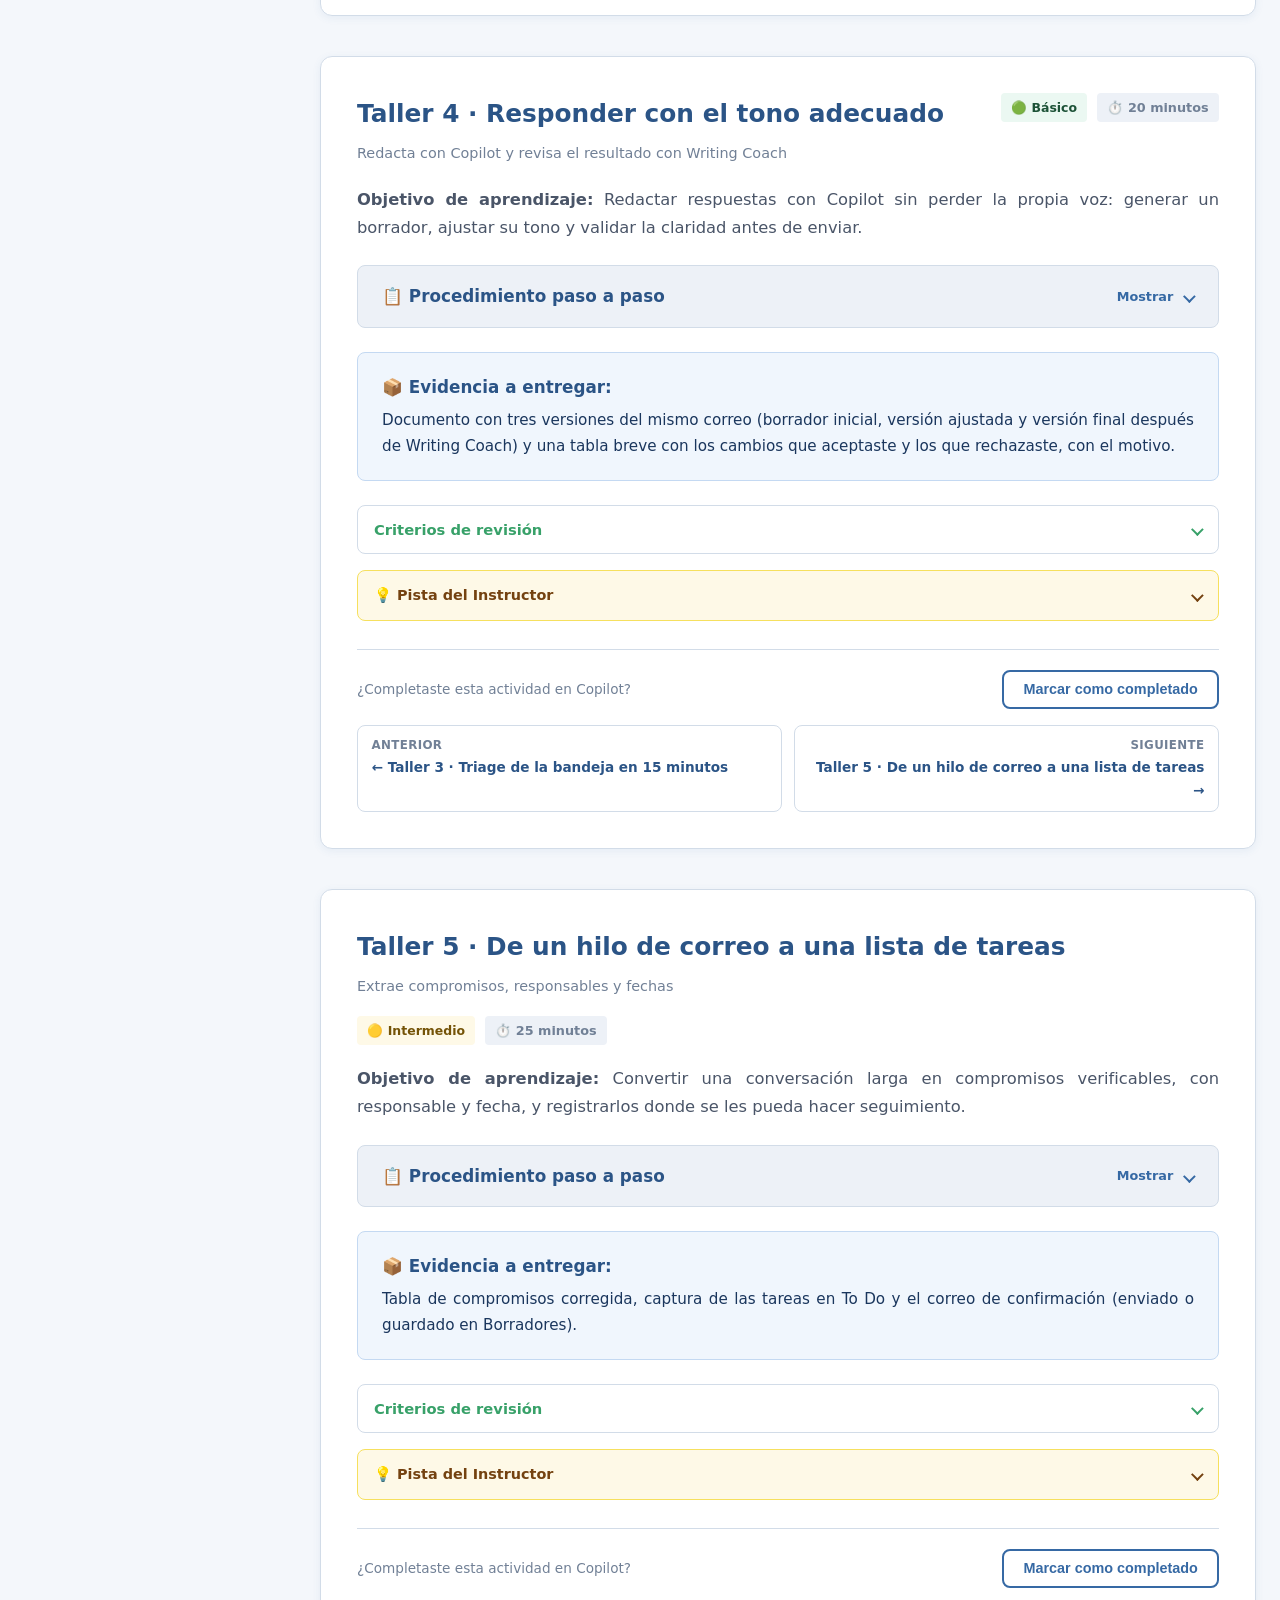
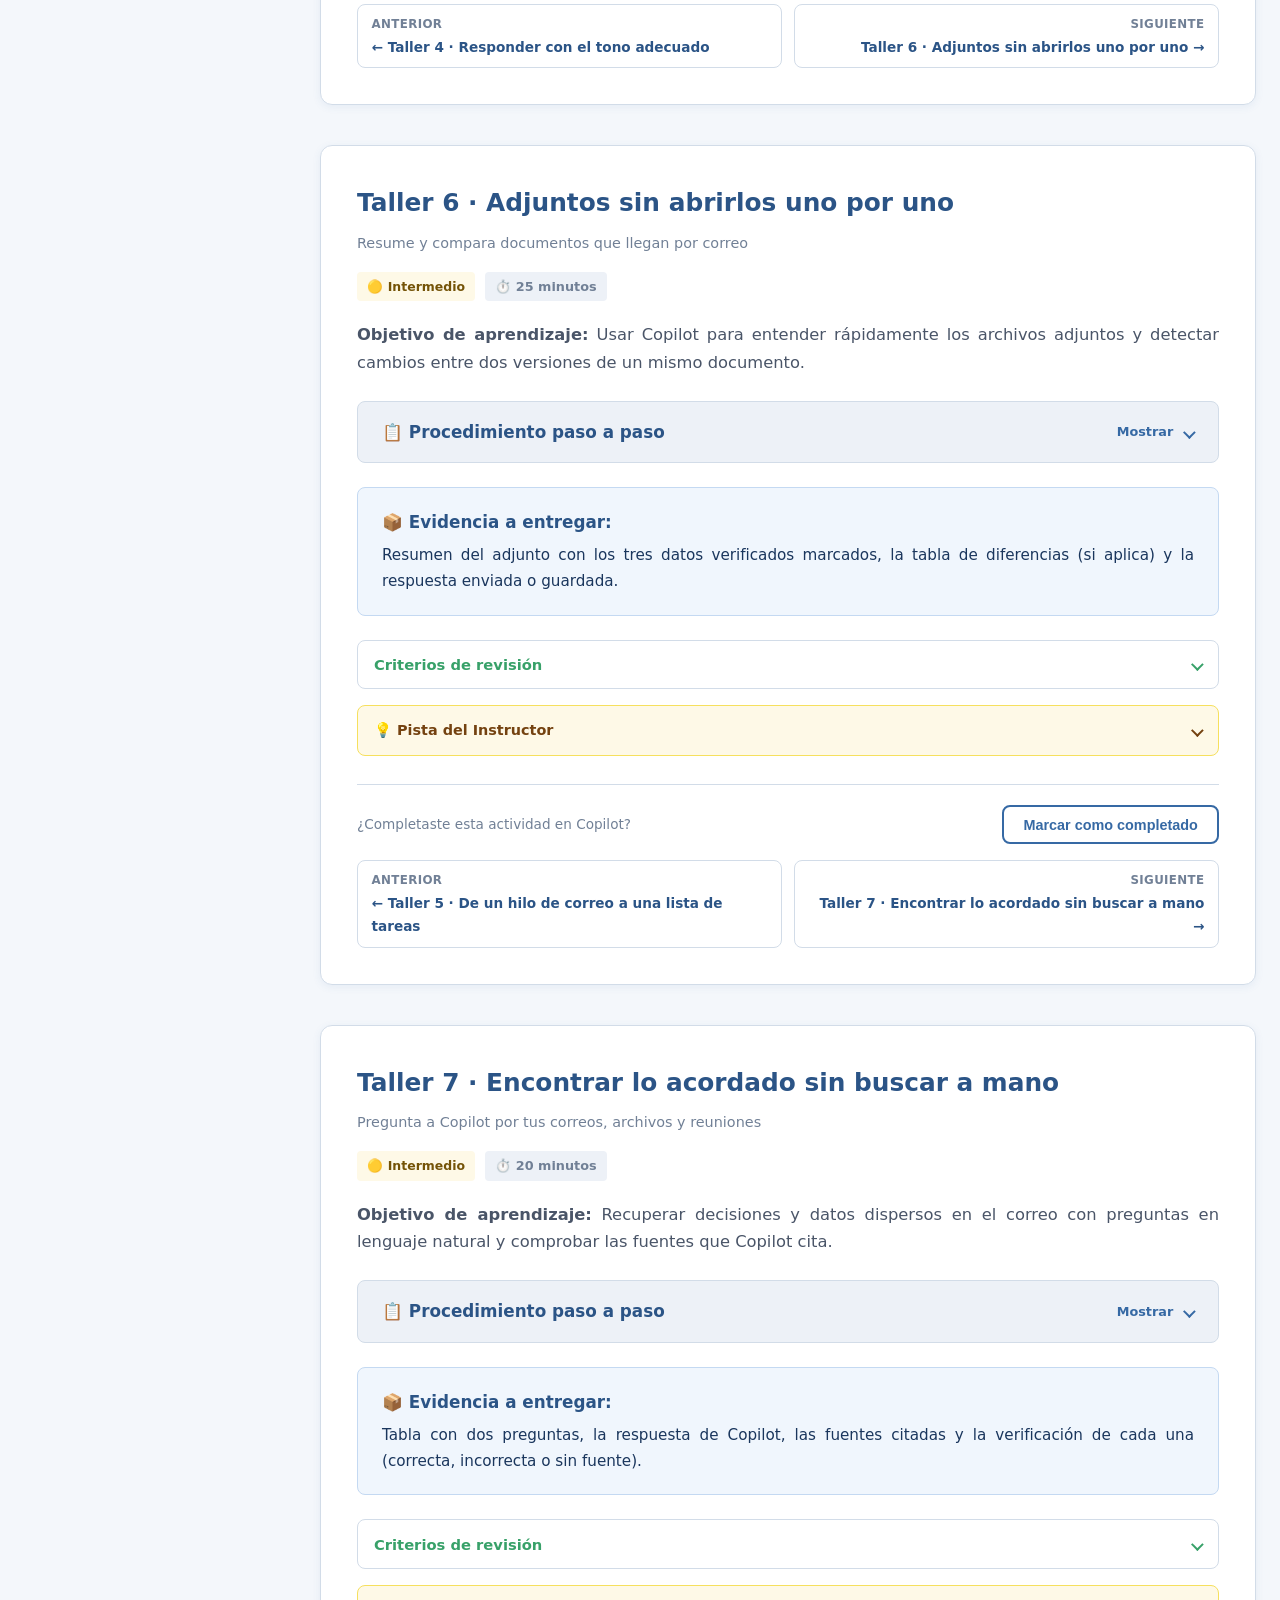
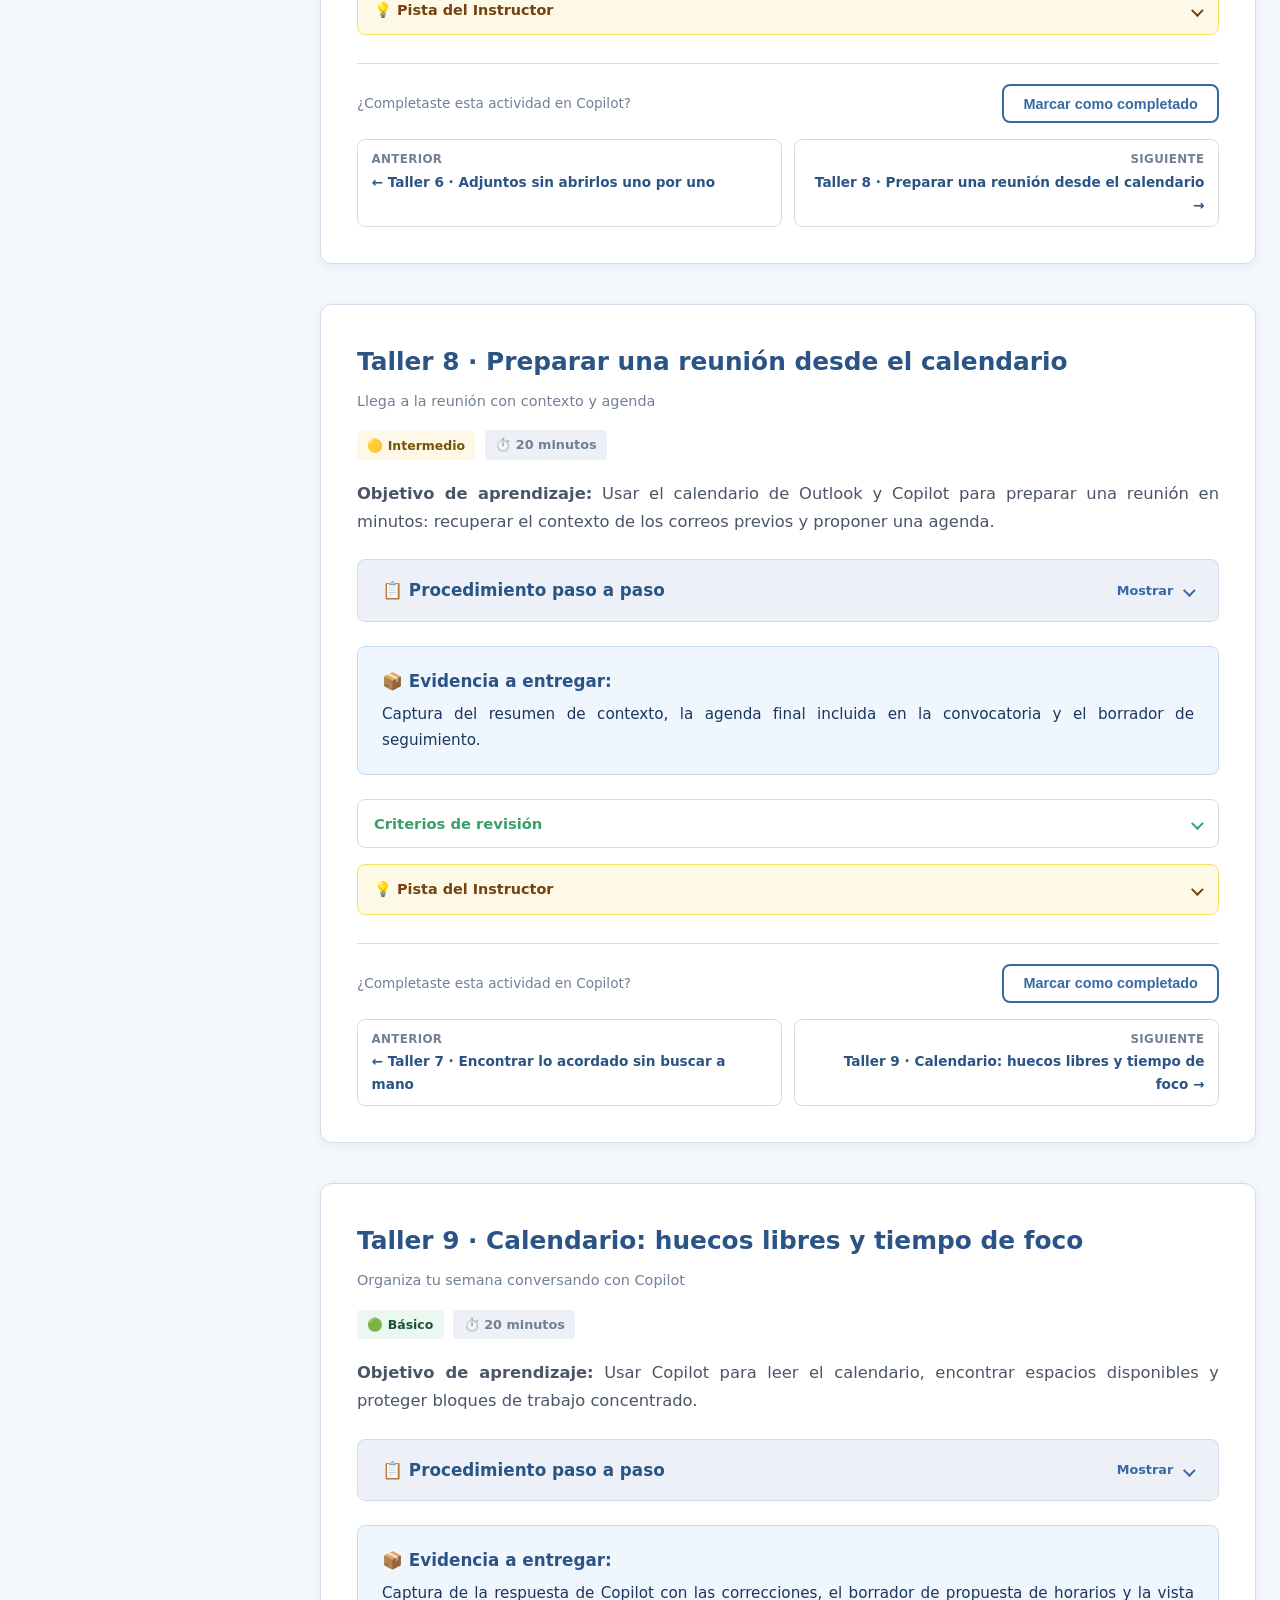
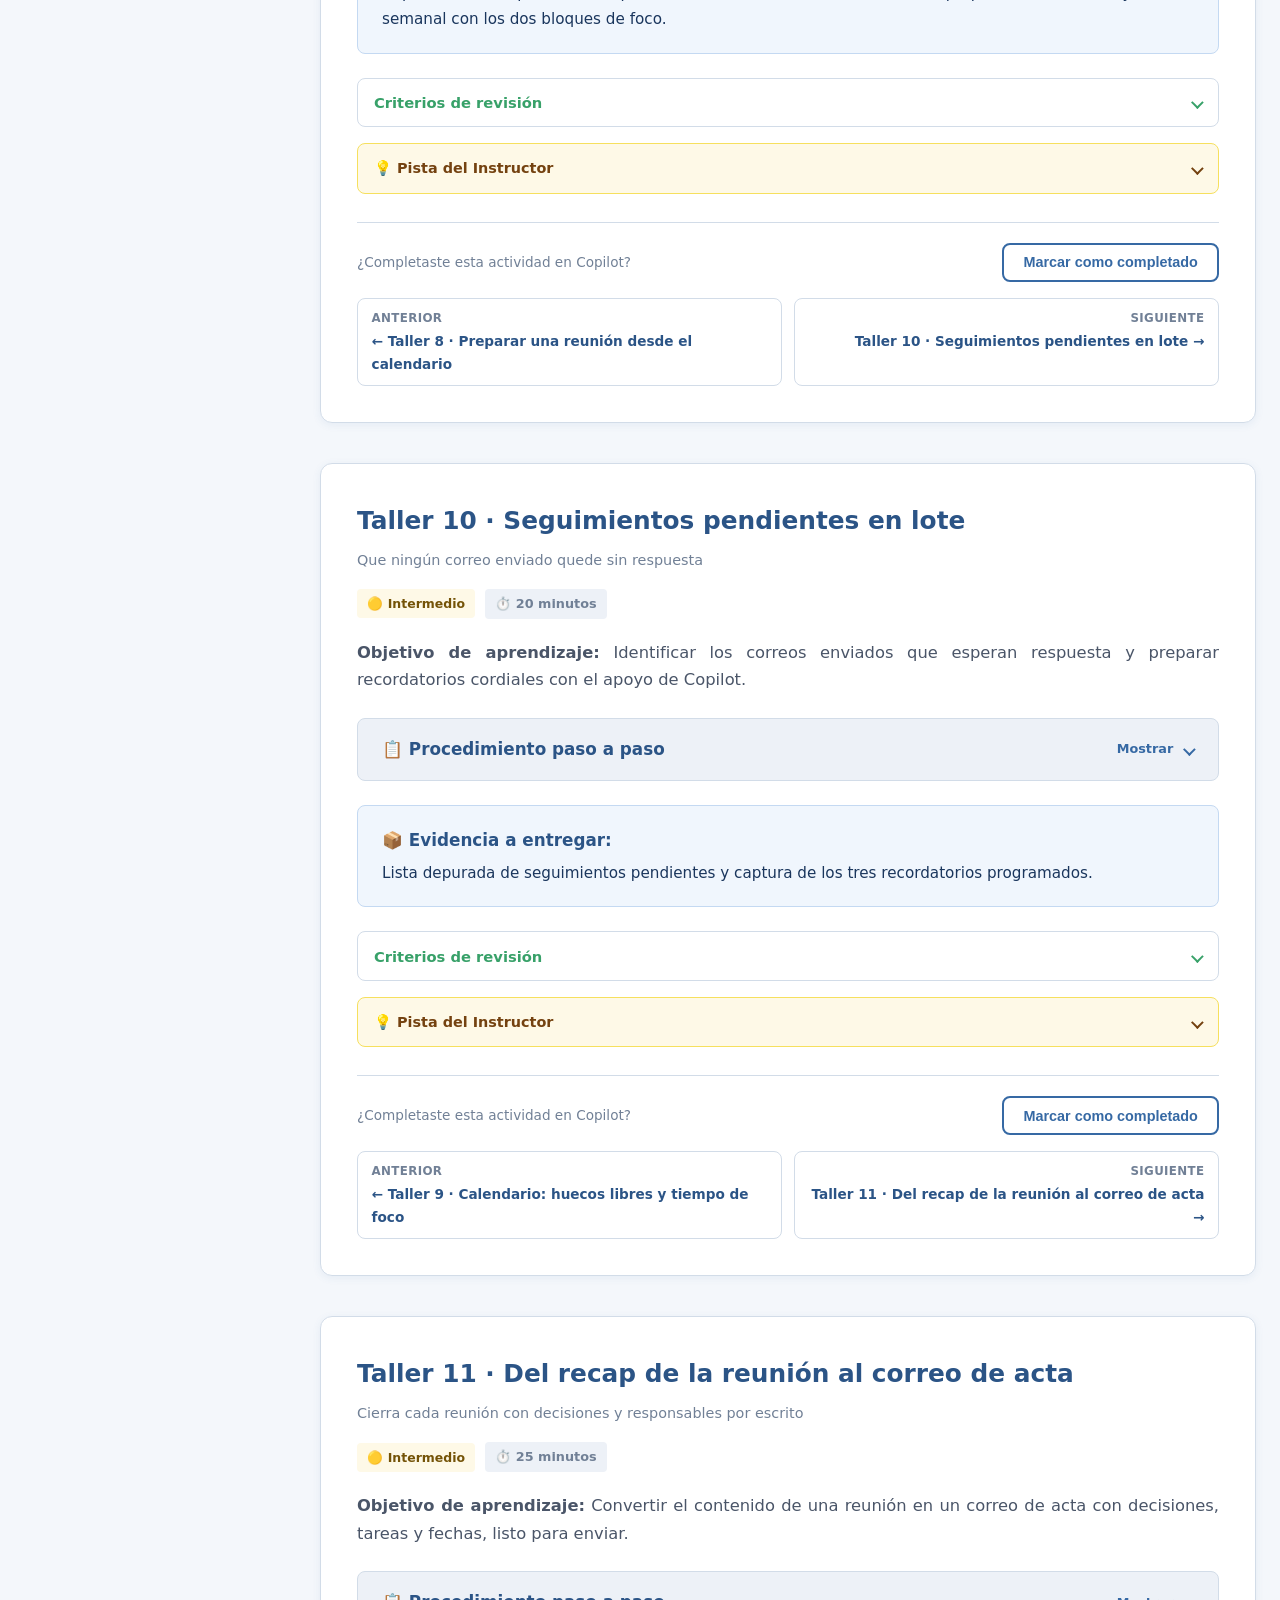
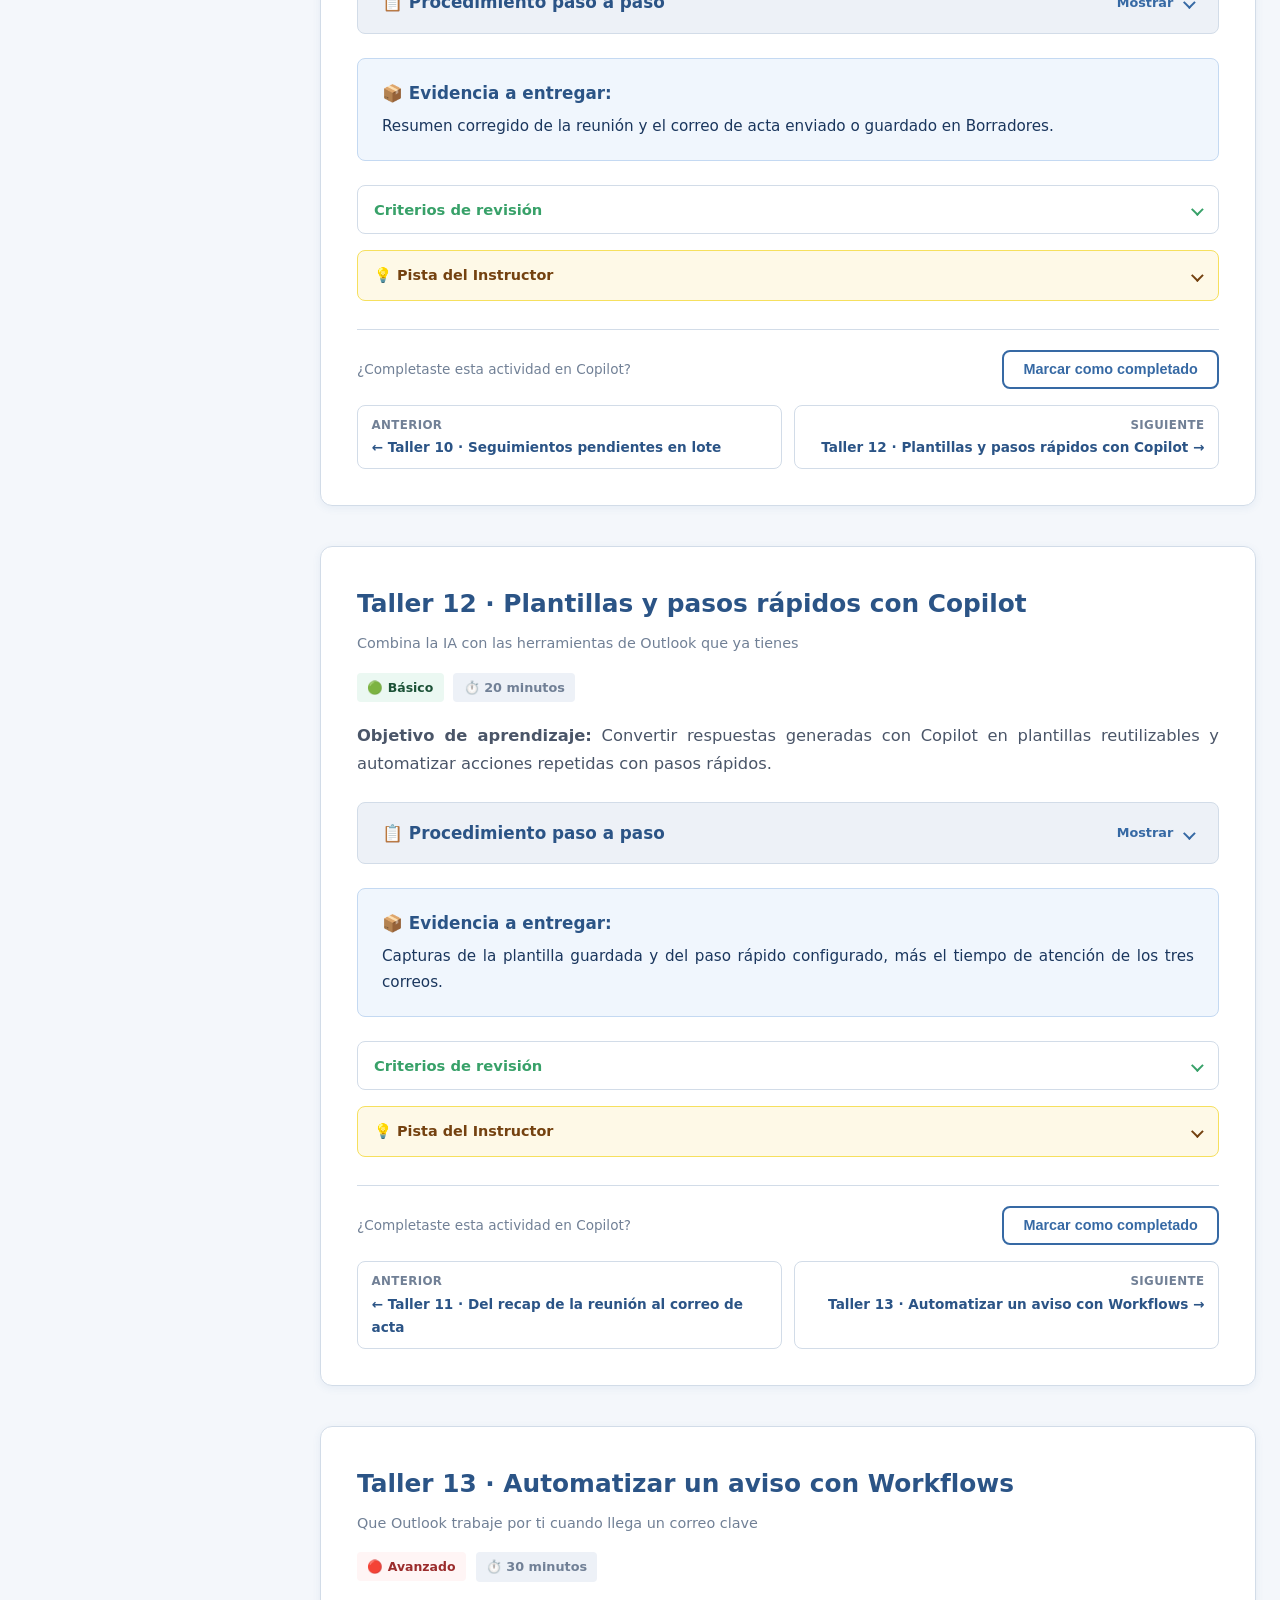
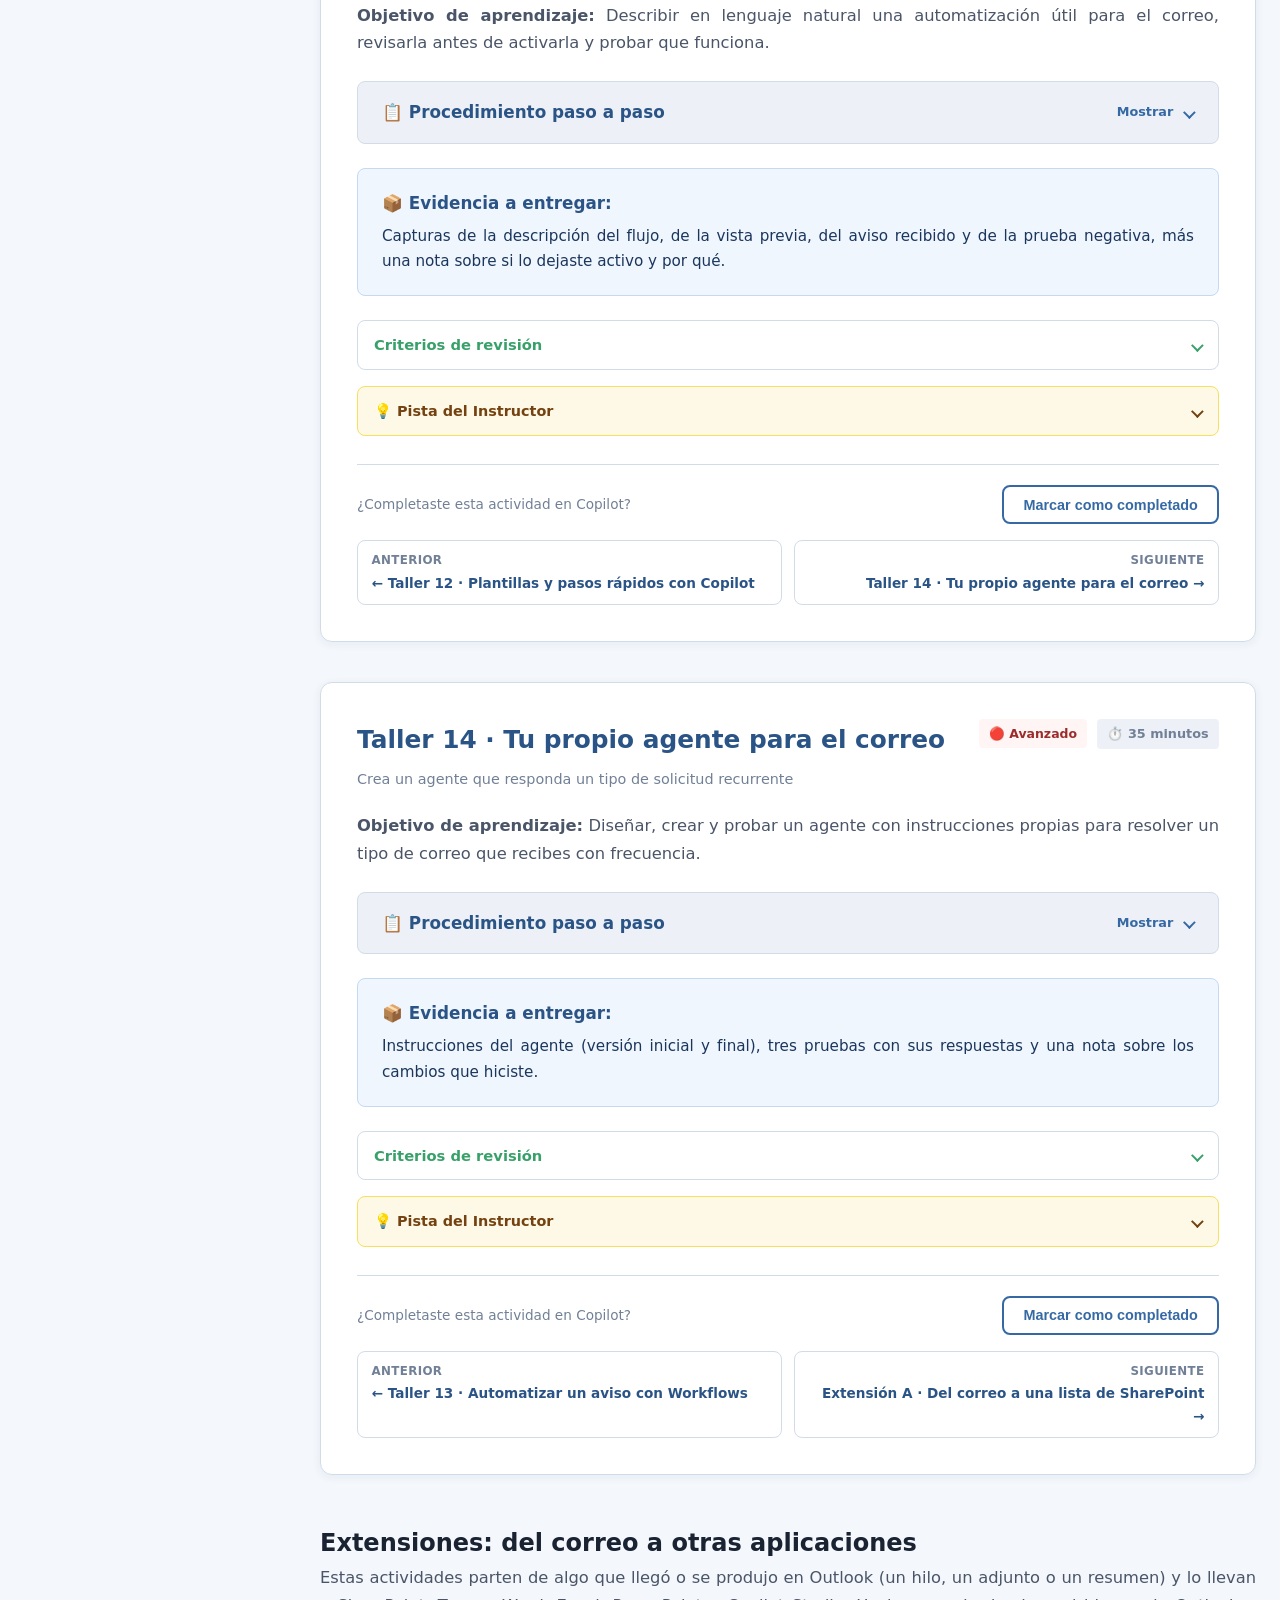
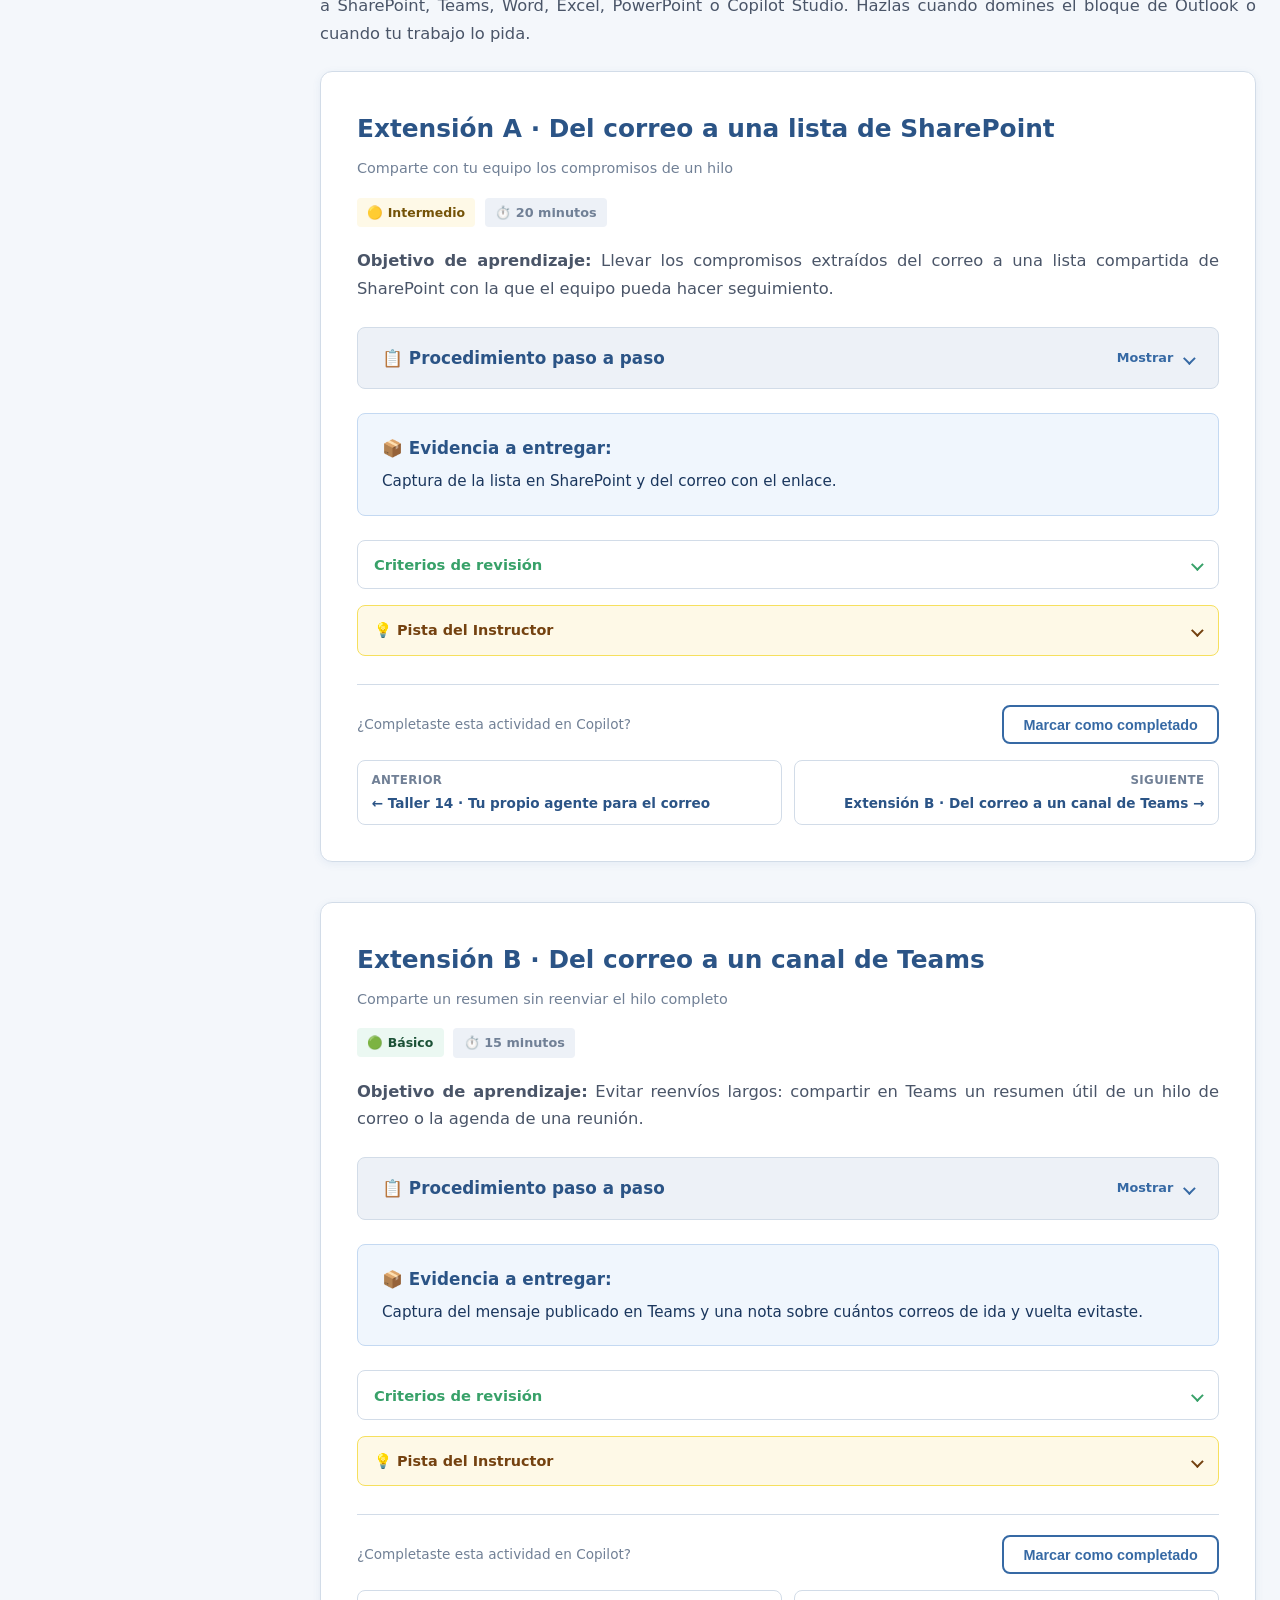
<file: actividades.html>
<!DOCTYPE html>
<html lang="es-CO">
<head>
  <meta charset="UTF-8">
  <meta name="viewport" content="width=device-width, initial-scale=1.0">
  <title>Actividades Prácticas — Copilot 365 al Máximo</title>
  <style>
    *, *::before, *::after { box-sizing: border-box; margin: 0; padding: 0; }

    :root {
      --primary: #3669A4;
      --primary-light: #4A7DB8;
      --primary-dark: #2B5486;
      --accent: #5B9BD5;
      --bg: #F4F7FB;
      --surface: #FFFFFF;
      --surface-alt: #EDF1F7;
      --text-primary: #1A2332;
      --text-secondary: #4A5568;
      --text-muted: #718096;
      --border: #D2DCE8;
      --success: #38A169;
      --warning: #D69E2E;
      --error: #E53E3E;
      --info: #3182CE;
      --radius-card: 12px;
      --radius-btn: 8px;
      --shadow-card: 0 2px 8px rgba(54,105,164,0.08);
      --shadow-hover: 0 4px 16px rgba(54,105,164,0.15);
      --transition: all 0.3s ease;
      --font-main: 'Segoe UI', system-ui, -apple-system, sans-serif;
      --font-code: 'Cascadia Code', 'Fira Code', 'Consolas', monospace;
    }

    html { scroll-behavior: smooth; }
    body {
      font-family: var(--font-main);
      background: var(--bg);
      color: var(--text-primary);
      line-height: 1.7;
      min-height: 100vh;
      display: flex;
      flex-direction: column;
      white-space: normal;
      word-break: normal;
      hyphens: none;
      overflow-wrap: break-word;
    }

    /* ── Navbar ── */
    .navbar {
      position: fixed; top: 0; left: 0; right: 0; z-index: 1000;
      background: rgba(255,255,255,0.94);
      backdrop-filter: blur(12px);
      -webkit-backdrop-filter: blur(12px);
      border-bottom: 1px solid var(--border);
      padding: 0 2rem;
      height: 64px;
      display: flex; align-items: center; justify-content: space-between;
    }
    .navbar-brand {
      font-size: 1.25rem; font-weight: 700; color: var(--primary);
      text-decoration: none; display: flex; align-items: center; gap: .5rem;
      white-space: nowrap;
    }
    .navbar-brand span { font-size: 1.4rem; }
    .nav-links { display: flex; gap: .25rem; align-items: center; flex-wrap: wrap; list-style: none; }
    .nav-links a {
      text-decoration: none; color: var(--text-secondary); font-size: .875rem;
      padding: .45rem .75rem; border-radius: var(--radius-btn);
      transition: var(--transition); white-space: nowrap; font-weight: 500;
    }
    .nav-links a:hover, .nav-links a.active {
      background: var(--primary); color: #fff;
    }
    .hamburger {
      display: none; background: none; border: none; cursor: pointer;
      flex-direction: column; gap: 5px; padding: .5rem;
    }
    .hamburger span {
      display: block; width: 24px; height: 2.5px; background: var(--text-primary);
      border-radius: 2px; transition: var(--transition);
    }

    @media (max-width: 1024px) {
      .nav-links {
        display: none; position: fixed; top: 64px; left: 0; right: 0;
        background: var(--surface); flex-direction: column; padding: 1rem;
        border-bottom: 1px solid var(--border);
        box-shadow: 0 8px 24px rgba(0,0,0,.1);
      }
      .nav-links.open { display: flex; }
      .nav-links a { padding: .75rem 1rem; width: 100%; }
      .hamburger { display: flex; }
    }

    /* ── Main Layout ── */
    main {
      flex: 1; margin-top: 64px;
      padding: 2.5rem 1.5rem 4rem;
      inline-size: 100%; max-inline-size: 100%;
    }
    .container {
      width: 100%; max-width: 100%; margin: 0 auto;
    }

    /* Header */
    .page-header {
      background: linear-gradient(135deg, #2B5486 0%, #3669A4 60%, #5B9BD5 100%);
      color: #fff;
      border-radius: var(--radius-card);
      padding: 3rem 2.5rem;
      margin-bottom: 2.5rem;
      box-shadow: 0 6px 20px rgba(54,105,164,0.18);
      position: relative;
      overflow: hidden;
    }
    .page-header::after {
      content: '🛠️';
      position: absolute;
      right: 2rem;
      bottom: -1rem;
      font-size: 8rem;
      opacity: 0.12;
      pointer-events: none;
    }
    .badge {
      display: inline-flex;
      align-items: center;
      gap: .4rem;
      background: rgba(255,255,255,0.2);
      backdrop-filter: blur(8px);
      padding: .35rem .85rem;
      border-radius: 20px;
      font-size: .85rem;
      font-weight: 600;
      margin-bottom: 1rem;
      text-transform: uppercase;
      letter-spacing: .05em;
    }
    .page-header h1 {
      font-size: 2.4rem;
      font-weight: 800;
      color: #fff;
      margin-bottom: .8rem;
      line-height: 1.2;
    }
    .page-header p {
      font-size: 1.15rem;
      color: rgba(255,255,255,0.9);
      max-width: 100%;
      line-height: 1.6;
    }

    /* Progress Tracker Card */
    .tracker-card {
      background: var(--surface);
      border: 1px solid var(--border);
      border-radius: var(--radius-card);
      padding: 1.5rem 2rem;
      margin-bottom: 2.5rem;
      box-shadow: var(--shadow-card);
    }
    .tracker-header {
      display: flex;
      justify-content: space-between;
      align-items: center;
      margin-bottom: 1rem;
    }
    .tracker-title {
      font-weight: 700;
      color: var(--primary-dark);
      font-size: 1.1rem;
      display: flex;
      align-items: center;
      gap: .5rem;
    }
    .tracker-stats {
      font-size: .95rem;
      color: var(--primary);
      font-weight: 700;
    }
    .progress-bar-bg {
      width: 100%;
      height: 10px;
      background: var(--surface-alt);
      border-radius: 5px;
      overflow: hidden;
      margin-bottom: 1.5rem;
    }
    .progress-bar-fill {
      height: 100%;
      width: 0%;
      background: linear-gradient(90deg, var(--primary), var(--accent));
      transition: width 0.4s ease;
    }
    .milestones-row {
      display: flex;
      justify-content: space-between;
      flex-wrap: wrap;
      gap: .75rem;
    }
    .milestone-node {
      display: flex;
      align-items: center;
      gap: .4rem;
      font-size: .85rem;
      font-weight: 600;
      color: var(--text-muted);
      cursor: pointer;
      text-decoration: none;
      transition: var(--transition);
    }
    .milestone-node.completed {
      color: var(--success);
    }
    .milestone-circle {
      width: 24px;
      height: 24px;
      border-radius: 50%;
      background: var(--surface-alt);
      border: 2px solid var(--border);
      display: flex;
      align-items: center;
      justify-content: center;
      font-size: .75rem;
      font-weight: 700;
    }
    .milestone-node.completed .milestone-circle {
      background: var(--success);
      border-color: var(--success);
      color: #fff;
    }

    /* Activity Card */
    .activity-card {
      background: var(--surface);
      border: 1px solid var(--border);
      border-radius: var(--radius-card);
      padding: 2.25rem;
      margin-bottom: 2.5rem;
      box-shadow: var(--shadow-card);
      transition: var(--transition);
      position: relative;
    }
    .activity-card:hover {
      box-shadow: var(--shadow-hover);
    }
    .activity-card.card-completed {
      border-left: 6px solid var(--success);
    }
    .activity-top {
      display: flex;
      justify-content: space-between;
      align-items: flex-start;
      margin-bottom: 1.25rem;
      flex-wrap: wrap;
      gap: 1rem;
    }
    .activity-title-group h2 {
      font-size: 1.55rem;
      color: var(--primary-dark);
      margin-bottom: .25rem;
    }
    .activity-meta {
      display: flex;
      gap: .6rem;
      align-items: center;
    }
    .badge-diff {
      font-size: .78rem;
      font-weight: 700;
      padding: .25rem .65rem;
      border-radius: 4px;
    }
    .diff-basico { background: #EBF8F2; color: #1C5237; }
    .diff-intermedio { background: #FEF9E7; color: #745307; }
    .diff-avanzado { background: #FFF5F5; color: #9B2C2C; }

    .badge-time {
      font-size: .8rem;
      color: var(--text-muted);
      background: var(--surface-alt);
      padding: .25rem .65rem;
      border-radius: 4px;
      font-weight: 600;
    }

    /* Prose */
    .prose {
      inline-size: 100%;
      max-inline-size: 100%;
      font-size: 1.02rem;
      color: var(--text-secondary);
    }
    @media (min-width: 40rem) {
      .prose p {
        text-align: justify;
        text-align-last: start;
      }
    }
    .prose p {
      margin-bottom: 1.2rem;
    }

    /* Step Timeline in Activity */
    .steps-container {
      background: var(--surface-alt);
      border: 1px solid var(--border);
      border-radius: var(--radius-btn);
      padding: 1.5rem;
      margin: 1.5rem 0;
    }
    .steps-container h4 {
      font-size: 1.05rem;
      color: var(--primary-dark);
      margin: 0;
      display: inline-flex;
      align-items: center;
      gap: .5rem;
    }
    .steps-container ol {
      margin-left: 1.5rem;
      color: var(--text-secondary);
    }
    .steps-container li {
      margin-bottom: .75rem;
    }

    /* Deliverable Box */
    .deliverable-box {
      background: #F0F6FD;
      border: 1px solid #C4D9F2;
      border-radius: var(--radius-btn);
      padding: 1.25rem 1.5rem;
      margin: 1.5rem 0;
    }
    .deliverable-box h4 {
      color: var(--primary-dark);
      font-size: 1.05rem;
      margin-bottom: .4rem;
      display: flex;
      align-items: center;
      gap: .5rem;
    }
    .deliverable-box p {
      color: #1A365D;
      font-size: .95rem;
      margin-bottom: 0;
    }

    /* Rubric list */
    .rubric-list {
      list-style: none;
      margin: 1rem 0;
    }
    .rubric-item {
      display: flex;
      align-items: center;
      gap: .6rem;
      padding: .4rem 0;
      font-size: .92rem;
      color: var(--text-secondary);
    }
    .rubric-check {
      color: var(--success);
      font-weight: 700;
    }

    /* Action footer in card */
    .card-actions {
      display: flex;
      justify-content: space-between;
      align-items: center;
      margin-top: 1.75rem;
      padding-top: 1.25rem;
      border-top: 1px solid var(--border);
      flex-wrap: wrap;
      gap: 1rem;
    }
    .btn-toggle-done {
      background: var(--surface);
      border: 2px solid var(--primary);
      color: var(--primary);
      padding: .6rem 1.2rem;
      border-radius: var(--radius-btn);
      font-weight: 700;
      font-size: .9rem;
      cursor: pointer;
      display: inline-flex;
      align-items: center;
      gap: .5rem;
      transition: var(--transition);
    }
    .btn-toggle-done:hover {
      background: var(--primary);
      color: #fff;
    }
    .btn-toggle-done.done {
      background: var(--success);
      border-color: var(--success);
      color: #fff;
    }

    /* Hints accordion */
    .hint-box {
      background: #FEF9E7;
      border: 1px solid #F6E05E;
      border-radius: var(--radius-btn);
      overflow: hidden;
      margin-top: 1rem;
    }
    .hint-header {
      width: 100%;
      padding: .75rem 1rem;
      background: none;
      border: none;
      text-align: left;
      font-weight: 600;
      color: #744210;
      cursor: pointer;
      display: flex;
      justify-content: space-between;
      align-items: center;
      font-size: .9rem;
    }
    .hint-content {
      display: block;
      padding: .75rem 1rem 1rem;
      font-size: .88rem;
      color: #744210;
      border-top: 1px dashed #ECC94B;
    }

    /* Plegables nativos: procedimiento, rúbrica y pista */
    details > summary { cursor: pointer; list-style: none; }
    details > summary::-webkit-details-marker { display: none; }
    details > summary::after {
      content: "";
      width: .55rem; height: .55rem;
      border-right: 2px solid currentColor; border-bottom: 2px solid currentColor;
      transform: rotate(45deg); transition: transform .2s ease;
      flex-shrink: 0; margin-left: auto;
    }
    details[open] > summary::after { transform: rotate(-135deg); }
    details > summary:focus-visible { outline: 3px solid var(--accent); outline-offset: 3px; border-radius: 4px; }
    .steps-container { padding: 0; }
    .steps-container > summary {
      display: flex; align-items: center; gap: .75rem;
      padding: 1rem 1.5rem; color: var(--primary-dark);
    }
    .steps-container > summary::before {
      content: "Mostrar"; order: 2; margin-left: auto;
      font-size: .8rem; font-weight: 600; color: var(--primary);
    }
    .steps-container[open] > summary::before { content: "Ocultar"; }
    .steps-container > summary::after { order: 3; margin-left: 0; color: var(--primary); }
    .steps-container[open] > summary { border-bottom: 1px solid var(--border); }
    .steps-container > :not(summary) { margin-left: 1.5rem; margin-right: 1.5rem; }
    .steps-container > ol { margin-left: 3rem; }
    .steps-container > :last-child { margin-bottom: 1.25rem; }
    .steps-container > summary + * { margin-top: 1rem; }
    .rubric-details {
      margin: 1rem 0;
      border: 1px solid var(--border);
      border-radius: var(--radius-btn);
    }
    .rubric-details > summary {
      display: flex; align-items: center; gap: .5rem;
      padding: .7rem 1rem; font-weight: 600; font-size: .92rem; color: var(--success);
    }
    .rubric-details .rubric-list { margin: 0; padding: 0 1rem .75rem; }
    .hint-header { list-style: none; }

    /* Siguiente taller y barra de avance fija */
    .tracker-next {
      display: flex; align-items: center; justify-content: space-between;
      gap: 1rem; flex-wrap: wrap;
      background: var(--surface-alt); border-radius: var(--radius-btn);
      padding: .9rem 1.1rem; margin-bottom: 1.5rem;
    }
    .tracker-next p { margin: 0; color: var(--text-secondary); font-size: .95rem; flex: 1 1 18rem; }
    .btn-continue {
      display: inline-flex; align-items: center; gap: .4rem;
      background: var(--primary); color: #fff; text-decoration: none;
      font-weight: 700; font-size: .9rem;
      padding: .6rem 1.1rem; border-radius: var(--radius-btn);
      transition: var(--transition);
    }
    .btn-continue::after { content: "→"; }
    .btn-continue:hover { background: var(--primary-dark); }
    .btn-continue:focus-visible, .filter-chip:focus-visible, .milestone-node:focus-visible {
      outline: 3px solid var(--accent); outline-offset: 2px;
    }
    .btn-continue[aria-disabled="true"] { background: var(--success); }
    .btn-continue[aria-disabled="true"]::after { content: ""; }
    .btn-continue-sm { padding: .4rem .85rem; font-size: .82rem; }
    .progress-dock {
      position: fixed; top: 64px; left: 0; right: 0; z-index: 900;
      display: flex; align-items: center; gap: 1rem;
      padding: .5rem 2rem;
      background: rgba(255,255,255,0.96);
      backdrop-filter: blur(10px); -webkit-backdrop-filter: blur(10px);
      border-bottom: 1px solid var(--border);
      box-shadow: var(--shadow-card);
    }
    .progress-dock[hidden] { display: none; }
    .progress-dock-stats { font-size: .85rem; font-weight: 700; color: var(--primary-dark); white-space: nowrap; }
    .progress-dock-bar { flex: 1; height: 6px; background: var(--surface-alt); border-radius: 3px; overflow: hidden; }
    .progress-dock-bar > span { display: block; height: 100%; width: 0; background: linear-gradient(90deg, var(--primary), var(--accent)); transition: width .4s ease; }
    .activity-card, .activity-block-intro { scroll-margin-top: 130px; }

    /* Hitos agrupados */
    .milestone-group + .milestone-group { margin-top: 1.25rem; }
    .milestone-group-title {
      font-size: .78rem; font-weight: 700; letter-spacing: .04em; text-transform: uppercase;
      color: var(--text-muted); margin-bottom: .6rem;
    }
    .milestones-row { justify-content: flex-start; gap: .5rem; }
    .milestone-node {
      padding: .3rem .7rem .3rem .35rem;
      border: 1px solid var(--border); border-radius: 999px; background: var(--surface);
    }
    .milestone-node:hover { border-color: var(--primary); color: var(--primary); }
    .milestone-node.completed { border-color: #9AE6B4; background: #F0FFF4; }
    .milestone-node.is-next {
      border-color: var(--primary); color: var(--primary-dark); background: #EBF3FC;
      box-shadow: 0 0 0 2px rgba(54,105,164,.18);
    }
    .milestone-node.is-next .milestone-circle { border-color: var(--primary); background: var(--primary); color: #fff; }

    /* Filtros */
    .activity-filters {
      display: flex; flex-wrap: wrap; align-items: center; gap: .75rem 1.5rem;
      margin-top: 1.5rem; padding-top: 1.25rem; border-top: 1px solid var(--border);
    }
    .filter-set { display: flex; flex-wrap: wrap; align-items: center; gap: .4rem; }
    .filter-label { font-size: .85rem; font-weight: 600; color: var(--text-secondary); margin-right: .2rem; }
    .filter-chip {
      font: inherit; font-size: .85rem; font-weight: 600;
      padding: .35rem .85rem; border-radius: 999px; cursor: pointer;
      border: 1px solid var(--border); background: var(--surface); color: var(--text-secondary);
      transition: var(--transition);
    }
    .filter-chip:hover { border-color: var(--primary); color: var(--primary); }
    .filter-chip[aria-pressed="true"] { background: var(--primary); border-color: var(--primary); color: #fff; }
    .filter-result { margin: 0 0 0 auto; font-size: .85rem; color: var(--text-muted); }
    .filter-empty {
      text-align: center; padding: 2rem 1rem; margin-bottom: 2.5rem;
      border: 1px dashed var(--border); border-radius: var(--radius-card); color: var(--text-secondary);
    }
    .activity-card[hidden], .activity-block-intro[hidden] { display: none; }

    /* Estado completado */
    .activity-card.card-completed { background: linear-gradient(180deg, #F6FFF9 0, var(--surface) 7rem); }
    .card-done-badge {
      display: none; align-items: center; gap: .3rem;
      font-size: .8rem; font-weight: 700; color: #22543D;
      background: #C6F6D5; padding: .2rem .6rem; border-radius: 999px;
    }
    .card-completed .card-done-badge { display: inline-flex; }

    @media (max-width: 768px) {
      .progress-dock { padding: .5rem 1rem; gap: .6rem; }
      .tracker-card { padding: 1.25rem; }
      .activity-card { padding: 1.25rem; }
      .filter-result { margin-left: 0; flex-basis: 100%; }
    }

    /* Índice de talleres: columna lateral en escritorio, panel deslizable en pantallas angostas */
    .activities-layout { display: block; }
    .activities-main { min-inline-size: 0; inline-size: 100%; }
    .activity-index {
      background: var(--surface);
      border: 1px solid var(--border);
      border-radius: var(--radius-card);
      box-shadow: var(--shadow-card);
      display: flex; flex-direction: column;
    }
    .activity-index-head {
      display: flex; align-items: center; gap: .6rem;
      padding: 1rem 1.1rem .75rem;
      border-bottom: 1px solid var(--border);
    }
    .activity-index-head h2 { font-size: 1rem; color: var(--primary-dark); margin: 0; }
    .activity-index-count { font-size: .8rem; font-weight: 700; color: var(--primary); margin-left: auto; }
    .index-close {
      display: none; border: none; background: none; cursor: pointer;
      font-size: 1.1rem; line-height: 1; color: var(--text-secondary);
      padding: .4rem; border-radius: 6px;
    }
    .index-close:hover { background: var(--surface-alt); }
    .activity-index nav { overflow-y: auto; padding: .5rem .5rem .75rem; flex: 1; }
    .index-noscript { font-size: .85rem; color: var(--text-muted); padding: .5rem .6rem; }
    .index-group + .index-group { margin-top: .75rem; }
    .index-group-title {
      display: flex; justify-content: space-between; gap: .5rem;
      font-size: .72rem; font-weight: 700; letter-spacing: .04em; text-transform: uppercase;
      color: var(--text-muted); padding: .5rem .6rem .35rem;
    }
    .index-list { list-style: none; margin: 0; padding: 0; }
    .index-link {
      display: flex; align-items: center; gap: .55rem;
      padding: .4rem .6rem; border-radius: 6px;
      font-size: .86rem; line-height: 1.35; color: var(--text-secondary); text-decoration: none;
      border-left: 3px solid transparent;
    }
    .index-link:hover { background: var(--surface-alt); color: var(--primary-dark); }
    .index-link:focus-visible { outline: 3px solid var(--accent); outline-offset: 1px; }
    .index-code {
      flex-shrink: 0; width: 1.5rem; height: 1.5rem; border-radius: 50%;
      display: inline-flex; align-items: center; justify-content: center;
      font-size: .72rem; font-weight: 700;
      background: var(--surface-alt); border: 1.5px solid var(--border); color: var(--text-secondary);
    }
    .index-label { flex: 1; min-inline-size: 0; }
    .index-state { flex-shrink: 0; font-size: .72rem; font-weight: 700; }
    .index-link.is-done .index-code { background: var(--success); border-color: var(--success); color: #fff; }
    .index-link.is-done .index-state { color: var(--success); }
    .index-link.is-next .index-code { border-color: var(--primary); color: var(--primary); }
    .index-link.is-next .index-state { color: var(--primary); }
    .index-link[aria-current="location"] {
      background: #EBF3FC; color: var(--primary-dark); font-weight: 600;
      border-left-color: var(--primary);
    }
    .index-link.is-filtered { opacity: .45; }
    .index-top {
      display: block; text-align: center; padding: .7rem; font-size: .82rem; font-weight: 600;
      color: var(--primary); text-decoration: none; border-top: 1px solid var(--border);
    }
    .index-top:hover { background: var(--surface-alt); }
    .btn-index {
      font: inherit; font-size: .88rem; font-weight: 700; cursor: pointer;
      display: inline-flex; align-items: center; gap: .4rem;
      padding: .55rem 1rem; border-radius: var(--radius-btn);
      background: var(--surface); color: var(--primary); border: 2px solid var(--primary);
      transition: var(--transition);
    }
    .btn-index:hover { background: var(--primary); color: #fff; }
    .btn-index:focus-visible { outline: 3px solid var(--accent); outline-offset: 2px; }
    .btn-index-sm { padding: .3rem .7rem; font-size: .8rem; }
    .tracker-next-actions { display: flex; flex-wrap: wrap; gap: .6rem; }
    .index-backdrop {
      position: fixed; inset: 0; z-index: 1090; background: rgba(26,35,50,.45);
    }
    .index-backdrop[hidden] { display: none; }

    /* Anterior y siguiente dentro de cada tarjeta */
    .card-pager {
      display: flex; justify-content: space-between; gap: .75rem; flex-wrap: wrap;
      margin-top: 1rem;
    }
    .card-pager a {
      display: inline-flex; flex-direction: column; gap: .1rem;
      padding: .55rem .85rem; border-radius: var(--radius-btn);
      border: 1px solid var(--border); text-decoration: none;
      font-size: .85rem; font-weight: 600; color: var(--primary-dark);
      flex: 1 1 14rem;
    }
    .card-pager a:hover { border-color: var(--primary); background: var(--surface-alt); }
    .card-pager a:focus-visible { outline: 3px solid var(--accent); outline-offset: 2px; }
    .card-pager small { font-size: .74rem; font-weight: 600; color: var(--text-muted); text-transform: uppercase; letter-spacing: .03em; }
    .card-pager .pager-next { text-align: end; align-items: flex-end; }

    @media (min-width: 75rem) {
      .activities-layout {
        display: grid; grid-template-columns: 16.5rem minmax(0, 1fr);
        gap: 2rem; align-items: start;
      }
      .activity-index {
        position: sticky; top: 124px;
        max-block-size: calc(100vh - 140px);
      }
      .btn-index { display: none; }
    }
    @media (max-width: 74.99rem) {
      .activity-index {
        position: fixed; z-index: 1100; top: 0; bottom: 0; left: 0;
        inline-size: min(22rem, 88vw);
        border-radius: 0 var(--radius-card) var(--radius-card) 0;
        transform: translateX(-105%); visibility: hidden;
        /* visibility cambia al instante al abrir (para poder enfocar) y con retraso al cerrar */
        transition: transform .25s ease, visibility 0s linear .25s;
      }
      .activity-index.open { transform: none; visibility: visible; transition: transform .25s ease, visibility 0s; }
      .index-close { display: inline-flex; }
    }

    /* Page Nav */
    .page-nav-bar {
      display: flex;
      justify-content: space-between;
      align-items: center;
      margin-top: 3rem;
      padding-top: 2rem;
      border-top: 1px solid var(--border);
      flex-wrap: wrap;
      gap: 1rem;
    }
    .btn-nav {
      display: inline-flex;
      align-items: center;
      gap: .6rem;
      padding: .75rem 1.5rem;
      border-radius: var(--radius-btn);
      font-weight: 600;
      text-decoration: none;
      transition: var(--transition);
      font-size: .95rem;
    }
    .btn-nav-prev {
      background: var(--surface);
      color: var(--primary);
      border: 1px solid var(--border);
    }
    .btn-nav-prev:hover {
      background: var(--surface-alt);
      border-color: var(--primary);
    }
    .btn-nav-next {
      background: var(--primary);
      color: #fff;
      box-shadow: 0 4px 12px rgba(54,105,164,0.25);
    }
    .btn-nav-next:hover {
      background: var(--primary-dark);
      transform: translateY(-2px);
    }

    /* Footer */
    footer {
      background: #141E2B;
      color: rgba(255, 255, 255, 0.7);
      padding: 3.5rem 2rem 2rem;
      margin-top: auto;
      border-top: 1px solid rgba(255, 255, 255, 0.08);
    }
    .footer-inner {
      max-width: 100%;
      margin: 0 auto;
      display: grid;
      grid-template-columns: 2fr 1fr;
      gap: 3rem;
      padding-bottom: 2rem;
    }
    @media (max-width: 768px) {
      .footer-inner { grid-template-columns: 1fr; gap: 2rem; }
    }
    .footer-brand {
      font-size: 1.2rem;
      font-weight: 700;
      color: #fff;
      margin-bottom: .8rem;
    }
    .footer-desc {
      font-size: .9rem;
      line-height: 1.6;
      color: rgba(255, 255, 255, 0.6);
    }
    .footer-nav-links {
      display: grid;
      grid-template-columns: 1fr 1fr;
      gap: .5rem;
      list-style: none;
    }
    .footer-nav-links a {
      font-size: .85rem;
      color: rgba(255, 255, 255, 0.6);
      text-decoration: none;
      transition: color 0.2s;
    }
    .footer-nav-links a:hover {
      color: #5B9BD5;
    }
    .footer-bottom {
      max-width: 1320px;
      margin: 0 auto;
      padding-top: 1.5rem;
      border-top: 1px solid rgba(255, 255, 255, 0.1);
      display: flex;
      justify-content: space-between;
      font-size: .85rem;
      color: rgba(255, 255, 255, 0.4);
      flex-wrap: wrap;
      gap: .75rem;
    }
  
    @media (prefers-reduced-motion: reduce) {
      *, *::before, *::after {
        animation-duration: 0.01ms !important;
        animation-iteration-count: 1 !important;
        transition-duration: 0.01ms !important;
        scroll-behavior: auto !important;
      }
    }
  </style>
<link rel="stylesheet" href="devbrain-prose.css" data-devbrain-prose>
<script defer src="devbrain-prose.js" data-devbrain-prose-runtime></script>
</head>
<body>

  <!-- Navbar -->
  <nav class="navbar">
    <a href="index.html" class="navbar-brand">
      <span>✦</span> Copilot 365 al Máximo
    </a>
    <ul class="nav-links" id="nav-links">
      <li><a href="index.html">Inicio</a></li>
      <li><a href="fundamentos.html">Fundamentos</a></li>
      <li><a href="agentes-preconstruidos.html">Agentes</a></li>
      <li><a href="creacion-agentes.html">Crear Agentes</a></li>
      <li><a href="copilot-apps.html">Copilot en Apps</a></li>
      <li><a href="prompts.html">Prompts</a></li>
      <li><a href="actividades.html" class="active">Actividades</a></li>
      <li><a href="evaluacion.html">Evaluación</a></li>
    </ul>
    <button type="button" class="hamburger" id="hamburger" aria-label="Abrir menú de navegación">
      <span></span>
      <span></span>
      <span></span>
    </button>
  </nav>

  <!-- Main Content -->
  <main>
    <div class="container activities-layout">
      <div class="index-backdrop" id="indexBackdrop" hidden></div>
      <aside class="activity-index" id="activityIndex" aria-labelledby="activityIndexTitle">
        <div class="activity-index-head">
          <h2 id="activityIndexTitle">Talleres</h2>
          <span class="activity-index-count" id="indexCount">0 de 22</span>
          <button type="button" class="index-close" id="indexClose" aria-label="Cerrar índice de talleres">✕</button>
        </div>
        <nav aria-label="Índice de talleres">
          <div id="indexGroups"><p class="index-noscript">Usa los hitos del panel de progreso para ir a cada taller.</p></div>
        </nav>
        <a class="index-top" href="#top">↑ Volver al inicio</a>
      </aside>
      <div class="activities-main">

      <!-- Header -->
      <header class="page-header" id="top">
        <div class="badge">Módulo 6 · Aprendizaje Basado en Retos (PBL)</div>
        <h1>Actividades Prácticas y Retos de Transferencia</h1>
        <p>Aprender IA no se logra memorizando teoría, sino interactuando con la herramienta sobre problemas auténticos de tu entorno. El centro de esta práctica es Outlook: empieza por el diagnóstico, avanza por los talleres de correo, calendario y agentes, y luego lleva lo aprendido a otras aplicaciones con las extensiones. Completa los 22 talleres y marca tu avance a medida que construyes tu portafolio de evidencias de productividad.</p>
      </header>

      <!-- Tracker Card -->
      <section class="tracker-card">
        <div class="tracker-header">
          <div class="tracker-title">
            <span>📈</span> Progreso de tus Actividades Prácticas
          </div>
          <div class="tracker-stats" id="progressStats" aria-live="polite">0 de 22 completadas (0 %)</div>
        </div>
        <div class="progress-bar-bg" id="progressTrack" role="progressbar" aria-label="Avance de los talleres" aria-valuemin="0" aria-valuemax="100" aria-valuenow="0">
          <div class="progress-bar-fill" id="progressBar"></div>
        </div>
        <div class="tracker-next">
          <p id="nextLabel">Empieza por el Taller 0: su diagnóstico te dice qué ruta seguir.</p>
          <div class="tracker-next-actions">
            <button type="button" class="btn-index" data-open-index aria-controls="activityIndex" aria-expanded="false">☰ Ver todos los talleres</button>
            <a class="btn-continue" id="nextLink" href="#act-15">Ir al Taller 0</a>
          </div>
        </div>
        <div class="milestone-group">
          <h3 class="milestone-group-title">Outlook · Talleres 0 a 14</h3>
          <div class="milestones-row">
          <a href="#act-15" class="milestone-node" id="m-15"><span class="milestone-circle">0</span> Diagnóstico</a>
          <a href="#act-1" class="milestone-node" id="m-1"><span class="milestone-circle">1</span> Prompt CRTT+L</a>
          <a href="#act-2" class="milestone-node" id="m-2"><span class="milestone-circle">2</span> Agentes</a>
          <a href="#act-8" class="milestone-node" id="m-8"><span class="milestone-circle">3</span> Triage</a>
          <a href="#act-9" class="milestone-node" id="m-9"><span class="milestone-circle">4</span> Responder</a>
          <a href="#act-10" class="milestone-node" id="m-10"><span class="milestone-circle">5</span> Hilo a tareas</a>
          <a href="#act-16" class="milestone-node" id="m-16"><span class="milestone-circle">6</span> Adjuntos</a>
          <a href="#act-17" class="milestone-node" id="m-17"><span class="milestone-circle">7</span> Buscar acuerdos</a>
          <a href="#act-11" class="milestone-node" id="m-11"><span class="milestone-circle">8</span> Preparar reunión</a>
          <a href="#act-18" class="milestone-node" id="m-18"><span class="milestone-circle">9</span> Calendario</a>
          <a href="#act-19" class="milestone-node" id="m-19"><span class="milestone-circle">10</span> Seguimientos</a>
          <a href="#act-20" class="milestone-node" id="m-20"><span class="milestone-circle">11</span> Acta</a>
          <a href="#act-22" class="milestone-node" id="m-22"><span class="milestone-circle">12</span> Plantillas</a>
          <a href="#act-12" class="milestone-node" id="m-12"><span class="milestone-circle">13</span> Workflows</a>
          <a href="#act-21" class="milestone-node" id="m-21"><span class="milestone-circle">14</span> Agente propio</a>
          </div>
        </div>
        <div class="milestone-group">
          <h3 class="milestone-group-title">Extensiones A a F y proyecto final</h3>
          <div class="milestones-row">
          <a href="#act-13" class="milestone-node" id="m-13"><span class="milestone-circle">A</span> SharePoint</a>
          <a href="#act-14" class="milestone-node" id="m-14"><span class="milestone-circle">B</span> Teams</a>
          <a href="#act-3" class="milestone-node" id="m-3"><span class="milestone-circle">C</span> Word</a>
          <a href="#act-4" class="milestone-node" id="m-4"><span class="milestone-circle">D</span> Excel</a>
          <a href="#act-5" class="milestone-node" id="m-5"><span class="milestone-circle">E</span> PowerPoint</a>
          <a href="#act-6" class="milestone-node" id="m-6"><span class="milestone-circle">F</span> Copilot Studio</a>
          <a href="#act-7" class="milestone-node" id="m-7"><span class="milestone-circle">★</span> Proyecto final</a>
          </div>
        </div>
        <div class="activity-filters" role="group" aria-label="Filtrar talleres">
          <div class="filter-set" data-filter="tool">
            <span class="filter-label">Aplicación:</span>
            <button type="button" class="filter-chip" data-value="todas" aria-pressed="true">Todas</button>
            <button type="button" class="filter-chip" data-value="outlook" aria-pressed="false">Outlook</button>
            <button type="button" class="filter-chip" data-value="extensiones" aria-pressed="false">Extensiones</button>
          </div>
          <div class="filter-set" data-filter="status">
            <span class="filter-label">Estado:</span>
            <button type="button" class="filter-chip" data-value="todas" aria-pressed="true">Todos</button>
            <button type="button" class="filter-chip" data-value="pendientes" aria-pressed="false">Pendientes</button>
            <button type="button" class="filter-chip" data-value="completadas" aria-pressed="false">Completados</button>
          </div>
          <p class="filter-result" id="filterResult" aria-live="polite"></p>
        </div>
      </section>

      <div class="progress-dock" id="progressDock" hidden>
        <button type="button" class="btn-index btn-index-sm" data-open-index aria-controls="activityIndex" aria-expanded="false">☰ Talleres</button>
        <span class="progress-dock-stats" id="dockStats">0 de 22</span>
        <span class="progress-dock-bar" aria-hidden="true"><span id="dockBar"></span></span>
        <a class="btn-continue btn-continue-sm" id="dockLink" href="#act-15">Ir al Taller 0</a>
      </div>

      <!-- Bloque Outlook -->
      <section class="activity-block-intro" id="bloque-outlook" style="margin:3rem 0 1.5rem;">
        <h2>Productividad en Outlook con Copilot</h2>
        <p class="prose">Estos talleres se resuelven dentro de Outlook: en el botón <strong>Copilot</strong> de la cinta, en la opción <strong>Resumir este correo electrónico</strong> que aparece sobre cada mensaje y en el panel lateral de Copilot con sus agentes. Cada taller resuelve una tarea que se repite todas las semanas: clasificar la bandeja, responder, leer adjuntos, encontrar acuerdos, organizar el calendario, cerrar reuniones, automatizar avisos y crear tu propio agente. Empieza por el Taller 0: su tabla de diagnóstico te dice qué ruta seguir en cada uno.</p>
        <div class="hint-box" style="margin-top:1rem;">
          <div class="hint-content" style="display:block;">
            <strong>Antes de empezar:</strong> practica con correos propios que no contengan datos personales de terceros, calificaciones ni información reservada. Si tu bandeja no tiene un caso adecuado, envíate dos o tres correos de prueba desde tu misma cuenta o pide a un compañero que te escriba uno. No pegues en Copilot documentos de otras personas sin su autorización.
          </div>
        </div>
      </section>

      <!-- Actividad 15 -->
      <article class="activity-card" id="act-15" data-id="15" data-tool="outlook" data-diagnostic="true">
        <div class="activity-top">
          <div class="activity-title-group">
            <h2>Taller 0 · Diagnóstico de capacidades de tu Copilot</h2>
            <span style="color:var(--text-muted); font-size:.9rem;">Descubre qué puede hacer Copilot con tu cuenta antes de empezar</span>
          </div>
          <div class="activity-meta">
            <span class="card-done-badge">✓ Completado</span>
            <span class="badge-diff diff-basico">🟢 Básico</span>
            <span class="badge-time">⏱️ 20 minutos</span>
          </div>
        </div>

        <div class="prose">
          <p><strong>Objetivo de aprendizaje:</strong> Comprobar, con pruebas propias, qué capacidades de Copilot están habilitadas en tu cuenta institucional y decidir qué ruta seguir en cada taller.</p>

          <details class="steps-container">
            <summary><h4>📋 Procedimiento paso a paso</h4></summary>
            <ol>
              <li>Abre un correo cualquiera y pulsa <strong>Resumir este correo electrónico</strong>. Anota si funciona.</li>
              <li>Abre un correo con un archivo adjunto (Excel, Word o PDF) y pide en el panel de Copilot: <em>"Resume el archivo adjunto de este correo en cinco puntos."</em></li>
              <li>Pide: <em>"Busca el correo más reciente que recibí de [nombre de un compañero] sobre [tema] y dime la fecha y el asunto."</em> Esta prueba comprueba la búsqueda en Microsoft 365, no solo el correo abierto.</li>
              <li>Pide: <em>"¿Qué reuniones tengo mañana y cuánto tiempo libre me queda entre ellas?"</em> Compara la respuesta con tu calendario.</li>
              <li>Si participaste en una reunión de Teams con transcripción, pide: <em>"Resume la reunión [nombre] y lista las tareas acordadas."</em></li>
              <li>Abre el menú <strong>☰</strong> del panel: comprueba si puedes cambiar de agente y si aparece la opción <strong>Crear agente</strong>.</li>
              <li>Completa la tabla de diagnóstico con las columnas Capacidad, Resultado (sí, no o parcial) y Observación. Para cada «no», anota la alternativa que indica cada taller.</li>
            </ol>
          </details>

          <div class="deliverable-box">
            <h4>📦 Evidencia a entregar:</h4>
            <p>Tabla de diagnóstico con siete capacidades probadas y una captura por cada prueba positiva. Esta tabla te dice qué ruta seguir en los talleres siguientes.</p>
          </div>

          <details class="rubric-details">
            <summary>Criterios de revisión</summary>
            <ul class="rubric-list">
            <li class="rubric-item"><span class="rubric-check">✓</span> Cada capacidad se probó con un caso real y no solo con la respuesta de Copilot sobre sí mismo.</li>
            <li class="rubric-item"><span class="rubric-check">✓</span> Las respuestas de calendario y búsqueda se contrastaron con Outlook.</li>
          </ul>
          </details>

          <details class="hint-box">
            <summary class="hint-header"><span>💡 Pista del Instructor</span></summary>
            <div class="hint-content">
              No confíes en lo que Copilot dice que puede hacer: compruébalo. A veces responde que tiene acceso a algo que tu organización no habilitó, o lo contrario. La prueba con un caso real es la única evidencia válida.
            </div>
          </details>
        </div>

        <div class="card-actions">
          <span style="font-size:.85rem; color:var(--text-muted);">¿Completaste esta actividad en Copilot?</span>
          <button type="button" class="btn-toggle-done" onclick="toggleDone(15)" aria-pressed="false">
            <span>Marcar como completado</span>
          </button>
        </div>
      </article>
      <!-- Actividad 1 -->
      <article class="activity-card" id="act-1" data-id="1" data-tool="outlook">
        <div class="activity-top">
          <div class="activity-title-group">
            <h2>Taller 1 · Tu primer prompt con el método CRTT+L</h2>
            <span style="color:var(--text-muted); font-size:.9rem;">Compara empíricamente la diferencia entre una orden vaga y una calibrada</span>
          </div>
          <div class="activity-meta">
            <span class="card-done-badge">✓ Completado</span>
            <span class="badge-diff diff-basico">🟢 Básico</span>
            <span class="badge-time">⏱️ 15 minutos</span>
          </div>
        </div>

        <div class="prose">
          <p><strong>Objetivo de aprendizaje:</strong> Aplicar el método CRTT+L (Contexto, Rol, Tarea, Tono y Límites) y comprobar cómo una petición completa convierte una respuesta genérica en un entregable listo para revisar.</p>

          <details class="steps-container">
            <summary><h4>📋 Procedimiento Paso a Paso</h4></summary>
            <ol>
              <li>Abre el panel <strong>Copilot</strong> en Outlook con tu cuenta institucional. Si tu panel ofrece el conmutador <strong>Web</strong>, actívalo para esta prueba.</li>
              <li>Envía este prompt vago: <em>"Resume las noticias de tecnología de hoy."</em> Observa la respuesta superficial que devuelve.</li>
              <li>Ahora redacta y envía la versión con el método CRTT+L: <em>"[C] Usa fuentes web confiables de las últimas 48 horas; el resultado es para instructores y directores académicos. [R] Actúa como analista de tendencias educativas. [T] Sintetiza las 4 noticias más relevantes de hoy sobre adopción de IA en educación superior en una tabla de 3 columnas: Titular, Impacto pedagógico y Enlace a la fuente. [Tono] Profesional y claro, en español de Colombia. [L] No inventes noticias ni enlaces: si no encuentras 4, entrega las que tengas y escribe [NO CONSTA] en las filas vacías."</em></li>
              <li>Compara ambos resultados: evalúa formato, utilidad directa y tiempo que te ahorraría en tu labor real.</li>
            </ol>
          </details>

          <div class="deliverable-box">
            <h4>📦 Evidencia a Entregar:</h4>
            <p>Captura de pantalla donde se visualicen ambos prompts y sus respuestas, acompañada de una breve reflexión escrita (máximo 100 palabras) sobre por qué la segunda respuesta fue superior.</p>
          </div>

          <details class="rubric-details">
            <summary>Criterios de revisión</summary>
            <ul class="rubric-list">
            <li class="rubric-item"><span class="rubric-check">✓</span> Aplica explícitamente los cinco pilares de CRTT+L en el segundo prompt.</li>
            <li class="rubric-item"><span class="rubric-check">✓</span> La respuesta resultante es utilizable sin edición pesada adicional.</li>
          </ul>
          </details>

          <details class="hint-box">
            <summary class="hint-header"><span>💡 Pista del Instructor</span></summary>
            <div class="hint-content">
              Asegúrate de tener seleccionado el conmutador <strong>"Web"</strong> en Copilot Chat para que pueda consultar noticias de internet en tiempo real y no intente buscar en tus correos privados.
            </div>
          </details>
        </div>

        <div class="card-actions">
          <span style="font-size:.85rem; color:var(--text-muted);">¿Completaste esta actividad en Copilot?</span>
          <button type="button" class="btn-toggle-done" onclick="toggleDone(1)" aria-pressed="false">
            <span>Marcar como completado</span>
          </button>
        </div>
      </article>
      <!-- Actividad 2 -->
      <article class="activity-card" id="act-2" data-id="2" data-tool="outlook">
        <div class="activity-top">
          <div class="activity-title-group">
            <h2>Taller 2 · Safari de agentes en Outlook</h2>
            <span style="color:var(--text-muted); font-size:.9rem;">Descubre qué agentes tienes habilitados y pruébalos con tu propio correo</span>
          </div>
          <div class="activity-meta">
            <span class="card-done-badge">✓ Completado</span>
            <span class="badge-diff diff-basico">🟢 Básico</span>
            <span class="badge-time">⏱️ 20 minutos</span>
          </div>
        </div>

        <div class="prose">
          <p><strong>Objetivo de aprendizaje:</strong> Identificar qué agentes están habilitados en tu cuenta y comprobar, con un correo real, qué aporta cada uno frente a una consulta normal a Copilot.</p>

          <details class="steps-container">
            <summary><h4>📋 Procedimiento Paso a Paso</h4></summary>
            <ol>
              <li>En Outlook, abre el panel <strong>Copilot</strong> y pulsa el menú <strong>☰</strong>. Haz una lista de los agentes que aparecen en «Mis agentes» y en «Creado por Microsoft».</li>
              <li>Usa el buscador para comprobar si tienes <strong>Researcher</strong> o <strong>Analyst</strong>. Si aparece «No encontramos ninguna coincidencia», anótalo: esos agentes requieren la licencia completa.</li>
              <li>Abre <strong>Prompt Coach</strong> y pídele que mejore este prompt: <em>"Resume mis correos"</em>. Copia la versión mejorada.</li>
              <li>Abre <strong>Writing Coach</strong>, pega un borrador de respuesta a un correo real y pide comentarios de tono y claridad.</li>
              <li>Abre <strong>Workflows</strong> y describe una automatización sencilla para tu correo. Revisa la vista previa, pero no la actives todavía: lo harás en el Taller 13.</li>
              <li>Registra en un cuadro comparativo el resultado de cada agente frente a la misma consulta hecha a Copilot sin agente.</li>
            </ol>
          </details>

          <div class="deliverable-box">
            <h4>📦 Evidencia a Entregar:</h4>
            <p>Ficha de exploración en formato PDF o Word con la lista de agentes habilitados en tu cuenta y mínimo 3 agentes probados con: Nombre del agente, Prompt utilizado, Valor aportado frente a una consulta normal y Escenario real de trabajo donde lo aplicarás semanalmente.</p>
          </div>

          <details class="hint-box">
            <summary class="hint-header"><span>💡 Pista del Instructor</span></summary>
            <div class="hint-content">
              Si tu cuenta sí tiene <strong>Researcher</strong>, pruébalo como paso opcional con una pregunta que cruce correos y archivos. Los agentes de «Mis agentes» los publica tu organización o terceros: lee su descripción antes de compartirles un correo.
            </div>
          </details>
        </div>

        <div class="card-actions">
          <span style="font-size:.85rem; color:var(--text-muted);">¿Completaste esta actividad en Copilot?</span>
          <button type="button" class="btn-toggle-done" onclick="toggleDone(2)" aria-pressed="false">
            <span>Marcar como completado</span>
          </button>
        </div>
      </article>
      <!-- Actividad 8 -->
      <article class="activity-card" id="act-8" data-id="8" data-tool="outlook">
        <div class="activity-top">
          <div class="activity-title-group">
            <h2>Taller 3 · Triage de la bandeja en 15 minutos</h2>
            <span style="color:var(--text-muted); font-size:.9rem;">Resume, prioriza y decide qué hacer con los correos pendientes</span>
          </div>
          <div class="activity-meta">
            <span class="card-done-badge">✓ Completado</span>
            <span class="badge-diff diff-basico">🟢 Básico</span>
            <span class="badge-time">⏱️ 20 minutos</span>
          </div>
        </div>

        <div class="prose">
          <p><strong>Objetivo de aprendizaje:</strong> Usar Copilot en Outlook para leer menos y decidir más rápido: resumir mensajes largos, priorizar los pendientes y dejar una regla que mantenga la bandeja ordenada.</p>

          <details class="steps-container">
            <summary><h4>📋 Procedimiento paso a paso</h4></summary>
            <ol>
              <li>Abre un correo largo o un hilo con varias respuestas y pulsa <strong>Resumir este correo electrónico</strong>, en la parte superior del mensaje.</li>
              <li>Abre el panel <strong>Copilot</strong> y escribe: <em>"Revisa mis correos sin leer de los últimos dos días. Clasifícalos en tres grupos: requiere mi respuesta hoy, puede esperar y solo informativo. Para cada uno dame remitente, asunto y la acción que me piden."</em></li>
              <li>Verifica la clasificación abriendo al menos tres de los correos. Anota cualquier error de Copilot.</li>
              <li>Atiende el grupo «requiere mi respuesta hoy». Marca con bandera los que no puedas resolver ahora.</li>
              <li>Crea una regla en <strong>Configuración → Correo → Reglas</strong> para mover a una carpeta los correos informativos que más se repiten, por ejemplo boletines o notificaciones automáticas.</li>
            </ol>
          </details>

          <div class="deliverable-box">
            <h4>📦 Evidencia a entregar:</h4>
            <p>Captura del resumen de un hilo, la tabla de clasificación de Copilot con tus correcciones marcadas y una captura de la regla creada. Agrega una línea con el tiempo que te tomó el triage.</p>
          </div>

          <details class="rubric-details">
            <summary>Criterios de revisión</summary>
            <ul class="rubric-list">
            <li class="rubric-item"><span class="rubric-check">✓</span> La clasificación fue verificada contra los correos reales y se documentan los errores.</li>
            <li class="rubric-item"><span class="rubric-check">✓</span> La regla creada resuelve un tipo de correo que se repite.</li>
          </ul>
          </details>

          <details class="hint-box">
            <summary class="hint-header"><span>💡 Pista del Instructor</span></summary>
            <div class="hint-content">
              Si Copilot responde que no puede ver tu bandeja, pide el resumen correo por correo con el botón <strong>Resumir</strong> y arma tú la clasificación. El objetivo es el hábito, no un único prompt.
            </div>
          </details>
        </div>

        <div class="card-actions">
          <span style="font-size:.85rem; color:var(--text-muted);">¿Completaste esta actividad en Copilot?</span>
          <button type="button" class="btn-toggle-done" onclick="toggleDone(8)" aria-pressed="false">
            <span>Marcar como completado</span>
          </button>
        </div>
      </article>
      <!-- Actividad 9 -->
      <article class="activity-card" id="act-9" data-id="9" data-tool="outlook">
        <div class="activity-top">
          <div class="activity-title-group">
            <h2>Taller 4 · Responder con el tono adecuado</h2>
            <span style="color:var(--text-muted); font-size:.9rem;">Redacta con Copilot y revisa el resultado con Writing Coach</span>
          </div>
          <div class="activity-meta">
            <span class="card-done-badge">✓ Completado</span>
            <span class="badge-diff diff-basico">🟢 Básico</span>
            <span class="badge-time">⏱️ 20 minutos</span>
          </div>
        </div>

        <div class="prose">
          <p><strong>Objetivo de aprendizaje:</strong> Redactar respuestas con Copilot sin perder la propia voz: generar un borrador, ajustar su tono y validar la claridad antes de enviar.</p>

          <details class="steps-container">
            <summary><h4>📋 Procedimiento paso a paso</h4></summary>
            <ol>
              <li>Abre un correo que debas responder y pulsa <strong>Responder</strong>. En el redactor, elige <strong>Copilot → Borrador con Copilot</strong>.</li>
              <li>Escribe una instrucción concreta: <em>"Responde aceptando la reunión del jueves, propone las 10 a. m. y pide que envíen la agenda antes del miércoles. Tono cordial y breve."</em></li>
              <li>Usa las opciones de <strong>tono</strong> y <strong>longitud</strong> del borrador para generar una segunda versión y elige la mejor.</li>
              <li>Abre el panel de Copilot, selecciona el agente <strong>Writing Coach</strong> y pega tu borrador final. Pídele que revise la claridad y el tono para ese destinatario.</li>
              <li>Aplica solo los cambios con los que estés de acuerdo y guarda el correo en Borradores o envíalo.</li>
            </ol>
          </details>

          <div class="deliverable-box">
            <h4>📦 Evidencia a entregar:</h4>
            <p>Documento con tres versiones del mismo correo (borrador inicial, versión ajustada y versión final después de Writing Coach) y una tabla breve con los cambios que aceptaste y los que rechazaste, con el motivo.</p>
          </div>

          <details class="rubric-details">
            <summary>Criterios de revisión</summary>
            <ul class="rubric-list">
            <li class="rubric-item"><span class="rubric-check">✓</span> Las tres versiones muestran una mejora visible en claridad o tono.</li>
            <li class="rubric-item"><span class="rubric-check">✓</span> Se justifica por qué se rechazó al menos una sugerencia.</li>
          </ul>
          </details>

          <details class="hint-box">
            <summary class="hint-header"><span>💡 Pista del Instructor</span></summary>
            <div class="hint-content">
              Si Writing Coach no aparece en tu panel, usa <strong>Coaching de Copilot</strong> dentro del redactor de Outlook. Cumple la misma función.
            </div>
          </details>
        </div>

        <div class="card-actions">
          <span style="font-size:.85rem; color:var(--text-muted);">¿Completaste esta actividad en Copilot?</span>
          <button type="button" class="btn-toggle-done" onclick="toggleDone(9)" aria-pressed="false">
            <span>Marcar como completado</span>
          </button>
        </div>
      </article>
      <!-- Actividad 10 -->
      <article class="activity-card" id="act-10" data-id="10" data-tool="outlook">
        <div class="activity-top">
          <div class="activity-title-group">
            <h2>Taller 5 · De un hilo de correo a una lista de tareas</h2>
            <span style="color:var(--text-muted); font-size:.9rem;">Extrae compromisos, responsables y fechas</span>
          </div>
          <div class="activity-meta">
            <span class="card-done-badge">✓ Completado</span>
            <span class="badge-diff diff-intermedio">🟡 Intermedio</span>
            <span class="badge-time">⏱️ 25 minutos</span>
          </div>
        </div>

        <div class="prose">
          <p><strong>Objetivo de aprendizaje:</strong> Convertir una conversación larga en compromisos verificables, con responsable y fecha, y registrarlos donde se les pueda hacer seguimiento.</p>

          <details class="steps-container">
            <summary><h4>📋 Procedimiento paso a paso</h4></summary>
            <ol>
              <li>Elige un hilo con al menos cuatro mensajes donde se hayan acordado acciones.</li>
              <li>Con el hilo abierto, pide en el panel de Copilot: <em>"De este hilo, extrae los compromisos en una tabla con las columnas Tarea, Responsable, Fecha límite y Correo de origen. Si falta la fecha o el responsable, escribe «sin definir»."</em></li>
              <li>Revisa la tabla contra el hilo y corrige lo que no coincida.</li>
              <li>Arrastra el correo a <strong>Mi día</strong> o márcalo con bandera para que aparezca en <strong>Microsoft To Do</strong>, y crea allí las tareas que te corresponden.</li>
              <li>Pide a Copilot un borrador de correo de cierre que confirme los compromisos a todos los participantes. Revísalo antes de enviarlo.</li>
            </ol>
          </details>

          <div class="deliverable-box">
            <h4>📦 Evidencia a entregar:</h4>
            <p>Tabla de compromisos corregida, captura de las tareas en To Do y el correo de confirmación (enviado o guardado en Borradores).</p>
          </div>

          <details class="rubric-details">
            <summary>Criterios de revisión</summary>
            <ul class="rubric-list">
            <li class="rubric-item"><span class="rubric-check">✓</span> Cada compromiso tiene responsable y fecha, o la marca «sin definir».</li>
            <li class="rubric-item"><span class="rubric-check">✓</span> Las correcciones hechas a la tabla de Copilot están señaladas.</li>
          </ul>
          </details>

          <details class="hint-box">
            <summary class="hint-header"><span>💡 Pista del Instructor</span></summary>
            <div class="hint-content">
              Los compromisos que nadie asumió explícitamente son los que más se pierden. Pide a Copilot: <em>"¿Qué temas quedaron sin responsable?"</em>
            </div>
          </details>
        </div>

        <div class="card-actions">
          <span style="font-size:.85rem; color:var(--text-muted);">¿Completaste esta actividad en Copilot?</span>
          <button type="button" class="btn-toggle-done" onclick="toggleDone(10)" aria-pressed="false">
            <span>Marcar como completado</span>
          </button>
        </div>
      </article>

      <!-- Actividad 16 -->
      <article class="activity-card" id="act-16" data-id="16" data-tool="outlook">
        <div class="activity-top">
          <div class="activity-title-group">
            <h2>Taller 6 · Adjuntos sin abrirlos uno por uno</h2>
            <span style="color:var(--text-muted); font-size:.9rem;">Resume y compara documentos que llegan por correo</span>
          </div>
          <div class="activity-meta">
            <span class="card-done-badge">✓ Completado</span>
            <span class="badge-diff diff-intermedio">🟡 Intermedio</span>
            <span class="badge-time">⏱️ 25 minutos</span>
          </div>
        </div>

        <div class="prose">
          <p><strong>Objetivo de aprendizaje:</strong> Usar Copilot para entender rápidamente los archivos adjuntos y detectar cambios entre dos versiones de un mismo documento.</p>

          <details class="steps-container">
            <summary><h4>📋 Procedimiento paso a paso</h4></summary>
            <ol>
              <li>Abre un correo con un adjunto extenso, por ejemplo una programación de formación en Excel o un PDF institucional.</li>
              <li>Pide en el panel de Copilot: <em>"Resume el adjunto: propósito, fechas clave, responsables y lo que me piden a mí."</em></li>
              <li>Si tienes dos versiones del mismo documento en correos distintos, pide: <em>"Compara el adjunto de este correo con el que recibí el [fecha] y lista las diferencias en una tabla."</em></li>
              <li>Abre el archivo y verifica al menos tres datos del resumen (una fecha, un nombre y una cifra).</li>
              <li>Responde al remitente con una pregunta concreta sobre algo que el resumen dejó sin aclarar.</li>
            </ol>
          </details>

          <div class="deliverable-box">
            <h4>📦 Evidencia a entregar:</h4>
            <p>Resumen del adjunto con los tres datos verificados marcados, la tabla de diferencias (si aplica) y la respuesta enviada o guardada.</p>
          </div>

          <details class="rubric-details">
            <summary>Criterios de revisión</summary>
            <ul class="rubric-list">
            <li class="rubric-item"><span class="rubric-check">✓</span> Se verificaron tres datos del resumen contra el archivo original.</li>
            <li class="rubric-item"><span class="rubric-check">✓</span> La pregunta enviada se basa en un vacío real del documento.</li>
          </ul>
          </details>

          <details class="hint-box">
            <summary class="hint-header"><span>💡 Pista del Instructor</span></summary>
            <div class="hint-content">
              Si Copilot no lee el adjunto, guárdalo en OneDrive y en el panel escribe <strong>/</strong> para elegirlo como referencia. Si tampoco funciona, copia el contenido en el chat.
            </div>
          </details>
        </div>

        <div class="card-actions">
          <span style="font-size:.85rem; color:var(--text-muted);">¿Completaste esta actividad en Copilot?</span>
          <button type="button" class="btn-toggle-done" onclick="toggleDone(16)" aria-pressed="false">
            <span>Marcar como completado</span>
          </button>
        </div>
      </article>

      <!-- Actividad 17 -->
      <article class="activity-card" id="act-17" data-id="17" data-tool="outlook">
        <div class="activity-top">
          <div class="activity-title-group">
            <h2>Taller 7 · Encontrar lo acordado sin buscar a mano</h2>
            <span style="color:var(--text-muted); font-size:.9rem;">Pregunta a Copilot por tus correos, archivos y reuniones</span>
          </div>
          <div class="activity-meta">
            <span class="card-done-badge">✓ Completado</span>
            <span class="badge-diff diff-intermedio">🟡 Intermedio</span>
            <span class="badge-time">⏱️ 20 minutos</span>
          </div>
        </div>

        <div class="prose">
          <p><strong>Objetivo de aprendizaje:</strong> Recuperar decisiones y datos dispersos en el correo con preguntas en lenguaje natural y comprobar las fuentes que Copilot cita.</p>

          <details class="steps-container">
            <summary><h4>📋 Procedimiento paso a paso</h4></summary>
            <ol>
              <li>En el panel de Copilot, pregunta: <em>"¿Qué acordamos con [persona] sobre [tema] en el último mes? Cita los correos de donde sale cada acuerdo."</em></li>
              <li>Abre cada correo citado y confirma que dice lo que Copilot afirma.</li>
              <li>Haz una segunda pregunta para un dato concreto: <em>"¿Cuál es la fecha límite de entrega de [documento] según los correos de coordinación?"</em></li>
              <li>Registra los aciertos, los errores y las respuestas sin cita.</li>
            </ol>
          </details>

          <div class="deliverable-box">
            <h4>📦 Evidencia a entregar:</h4>
            <p>Tabla con dos preguntas, la respuesta de Copilot, las fuentes citadas y la verificación de cada una (correcta, incorrecta o sin fuente).</p>
          </div>

          <details class="rubric-details">
            <summary>Criterios de revisión</summary>
            <ul class="rubric-list">
            <li class="rubric-item"><span class="rubric-check">✓</span> Cada afirmación tiene una fuente verificada o queda marcada como no verificable.</li>
            <li class="rubric-item"><span class="rubric-check">✓</span> Se identifica al menos un límite de la búsqueda.</li>
          </ul>
          </details>

          <details class="hint-box">
            <summary class="hint-header"><span>💡 Pista del Instructor</span></summary>
            <div class="hint-content">
              Una respuesta sin cita no es una evidencia. Si Copilot no encuentra algo que sabes que existe, usa la búsqueda de Outlook con el remitente y una palabra clave, y compara los resultados.
            </div>
          </details>
        </div>

        <div class="card-actions">
          <span style="font-size:.85rem; color:var(--text-muted);">¿Completaste esta actividad en Copilot?</span>
          <button type="button" class="btn-toggle-done" onclick="toggleDone(17)" aria-pressed="false">
            <span>Marcar como completado</span>
          </button>
        </div>
      </article>
      <!-- Actividad 11 -->
      <article class="activity-card" id="act-11" data-id="11" data-tool="outlook">
        <div class="activity-top">
          <div class="activity-title-group">
            <h2>Taller 8 · Preparar una reunión desde el calendario</h2>
            <span style="color:var(--text-muted); font-size:.9rem;">Llega a la reunión con contexto y agenda</span>
          </div>
          <div class="activity-meta">
            <span class="card-done-badge">✓ Completado</span>
            <span class="badge-diff diff-intermedio">🟡 Intermedio</span>
            <span class="badge-time">⏱️ 20 minutos</span>
          </div>
        </div>

        <div class="prose">
          <p><strong>Objetivo de aprendizaje:</strong> Usar el calendario de Outlook y Copilot para preparar una reunión en minutos: recuperar el contexto de los correos previos y proponer una agenda.</p>

          <details class="steps-container">
            <summary><h4>📋 Procedimiento paso a paso</h4></summary>
            <ol>
              <li>Abre en el <strong>Calendario</strong> una reunión de esta semana y revisa si Copilot ofrece un resumen o la opción <strong>Preparar</strong>.</li>
              <li>En el panel de Copilot, selecciona <strong>Asesor de reuniones</strong> si lo tienes. Si no, usa Copilot directamente.</li>
              <li>Pide: <em>"Para mi reunión de [nombre] del [día], resume los correos relacionados de las últimas dos semanas, lista los temas sin resolver y propone una agenda de 30 minutos con tiempos."</em></li>
              <li>Ajusta la agenda y pégala en el cuerpo de la convocatoria o envíala como respuesta a los participantes.</li>
              <li>Después de la reunión, pide a Copilot un borrador de correo de seguimiento con decisiones y tareas.</li>
            </ol>
          </details>

          <div class="deliverable-box">
            <h4>📦 Evidencia a entregar:</h4>
            <p>Captura del resumen de contexto, la agenda final incluida en la convocatoria y el borrador de seguimiento.</p>
          </div>

          <details class="rubric-details">
            <summary>Criterios de revisión</summary>
            <ul class="rubric-list">
            <li class="rubric-item"><span class="rubric-check">✓</span> La agenda tiene tiempos y un objetivo por punto.</li>
            <li class="rubric-item"><span class="rubric-check">✓</span> El contexto cita los correos de los que proviene.</li>
          </ul>
          </details>

          <details class="hint-box">
            <summary class="hint-header"><span>💡 Pista del Instructor</span></summary>
            <div class="hint-content">
              Si la reunión no tiene correos relacionados, crea una de prueba contigo mismo y envíate antes dos correos con los temas por tratar.
            </div>
          </details>
        </div>

        <div class="card-actions">
          <span style="font-size:.85rem; color:var(--text-muted);">¿Completaste esta actividad en Copilot?</span>
          <button type="button" class="btn-toggle-done" onclick="toggleDone(11)" aria-pressed="false">
            <span>Marcar como completado</span>
          </button>
        </div>
      </article>

      <!-- Actividad 18 -->
      <article class="activity-card" id="act-18" data-id="18" data-tool="outlook">
        <div class="activity-top">
          <div class="activity-title-group">
            <h2>Taller 9 · Calendario: huecos libres y tiempo de foco</h2>
            <span style="color:var(--text-muted); font-size:.9rem;">Organiza tu semana conversando con Copilot</span>
          </div>
          <div class="activity-meta">
            <span class="card-done-badge">✓ Completado</span>
            <span class="badge-diff diff-basico">🟢 Básico</span>
            <span class="badge-time">⏱️ 20 minutos</span>
          </div>
        </div>

        <div class="prose">
          <p><strong>Objetivo de aprendizaje:</strong> Usar Copilot para leer el calendario, encontrar espacios disponibles y proteger bloques de trabajo concentrado.</p>

          <details class="steps-container">
            <summary><h4>📋 Procedimiento paso a paso</h4></summary>
            <ol>
              <li>Pide: <em>"Muéstrame mis reuniones de esta semana y los bloques libres de más de una hora."</em></li>
              <li>Compara la respuesta con la vista semanal del calendario y corrige lo que no coincida.</li>
              <li>Pide un borrador de correo para proponer una reunión: <em>"Propón a [persona] tres horarios de 30 minutos dentro de mis espacios libres de la semana."</em></li>
              <li>Crea en el calendario dos bloques de <strong>tiempo de foco</strong> con un título claro y márcalos como ocupados.</li>
            </ol>
          </details>

          <div class="deliverable-box">
            <h4>📦 Evidencia a entregar:</h4>
            <p>Captura de la respuesta de Copilot con las correcciones, el borrador de propuesta de horarios y la vista semanal con los dos bloques de foco.</p>
          </div>

          <details class="rubric-details">
            <summary>Criterios de revisión</summary>
            <ul class="rubric-list">
            <li class="rubric-item"><span class="rubric-check">✓</span> Los horarios propuestos no se cruzan con compromisos existentes.</li>
            <li class="rubric-item"><span class="rubric-check">✓</span> Los bloques de foco quedan visibles como ocupados.</li>
          </ul>
          </details>

          <details class="hint-box">
            <summary class="hint-header"><span>💡 Pista del Instructor</span></summary>
            <div class="hint-content">
              Si Copilot no puede leer tu calendario, revisa tú la vista semanal y usa Copilot solo para redactar el correo con los horarios que elijas.
            </div>
          </details>
        </div>

        <div class="card-actions">
          <span style="font-size:.85rem; color:var(--text-muted);">¿Completaste esta actividad en Copilot?</span>
          <button type="button" class="btn-toggle-done" onclick="toggleDone(18)" aria-pressed="false">
            <span>Marcar como completado</span>
          </button>
        </div>
      </article>

      <!-- Actividad 19 -->
      <article class="activity-card" id="act-19" data-id="19" data-tool="outlook">
        <div class="activity-top">
          <div class="activity-title-group">
            <h2>Taller 10 · Seguimientos pendientes en lote</h2>
            <span style="color:var(--text-muted); font-size:.9rem;">Que ningún correo enviado quede sin respuesta</span>
          </div>
          <div class="activity-meta">
            <span class="card-done-badge">✓ Completado</span>
            <span class="badge-diff diff-intermedio">🟡 Intermedio</span>
            <span class="badge-time">⏱️ 20 minutos</span>
          </div>
        </div>

        <div class="prose">
          <p><strong>Objetivo de aprendizaje:</strong> Identificar los correos enviados que esperan respuesta y preparar recordatorios cordiales con el apoyo de Copilot.</p>

          <details class="steps-container">
            <summary><h4>📋 Procedimiento paso a paso</h4></summary>
            <ol>
              <li>Pide: <em>"Lista los correos que envié en las últimas dos semanas en los que pedí algo y todavía no me han respondido."</em></li>
              <li>Revisa la lista en la carpeta <strong>Elementos enviados</strong> y descarta los que ya se resolvieron por otro medio.</li>
              <li>Para tres correos, pide: <em>"Redacta un recordatorio breve y cordial para este correo, recordando la fecha que necesito."</em></li>
              <li>Programa el envío de los recordatorios con <strong>Enviar más tarde</strong> para el siguiente día hábil a primera hora.</li>
            </ol>
          </details>

          <div class="deliverable-box">
            <h4>📦 Evidencia a entregar:</h4>
            <p>Lista depurada de seguimientos pendientes y captura de los tres recordatorios programados.</p>
          </div>

          <details class="rubric-details">
            <summary>Criterios de revisión</summary>
            <ul class="rubric-list">
            <li class="rubric-item"><span class="rubric-check">✓</span> Se depuró la lista contra Elementos enviados.</li>
            <li class="rubric-item"><span class="rubric-check">✓</span> Los recordatorios incluyen la fecha o la acción concreta que se necesita.</li>
          </ul>
          </details>

          <details class="hint-box">
            <summary class="hint-header"><span>💡 Pista del Instructor</span></summary>
            <div class="hint-content">
              Si Copilot no encuentra los correos enviados sin respuesta, marca con bandera los correos que envíes y pide recordatorios para esa carpeta. Las banderas también aparecen en To Do.
            </div>
          </details>
        </div>

        <div class="card-actions">
          <span style="font-size:.85rem; color:var(--text-muted);">¿Completaste esta actividad en Copilot?</span>
          <button type="button" class="btn-toggle-done" onclick="toggleDone(19)" aria-pressed="false">
            <span>Marcar como completado</span>
          </button>
        </div>
      </article>

      <!-- Actividad 20 -->
      <article class="activity-card" id="act-20" data-id="20" data-tool="outlook">
        <div class="activity-top">
          <div class="activity-title-group">
            <h2>Taller 11 · Del recap de la reunión al correo de acta</h2>
            <span style="color:var(--text-muted); font-size:.9rem;">Cierra cada reunión con decisiones y responsables por escrito</span>
          </div>
          <div class="activity-meta">
            <span class="card-done-badge">✓ Completado</span>
            <span class="badge-diff diff-intermedio">🟡 Intermedio</span>
            <span class="badge-time">⏱️ 25 minutos</span>
          </div>
        </div>

        <div class="prose">
          <p><strong>Objetivo de aprendizaje:</strong> Convertir el contenido de una reunión en un correo de acta con decisiones, tareas y fechas, listo para enviar.</p>

          <details class="steps-container">
            <summary><h4>📋 Procedimiento paso a paso</h4></summary>
            <ol>
              <li>En el calendario, abre una reunión de Teams ya realizada que tenga grabación o transcripción.</li>
              <li>En el panel de Copilot, pide: <em>"Resume la reunión [nombre] del [día]: decisiones, tareas con responsable y temas pendientes."</em></li>
              <li>Verifica el resumen con la transcripción o tus notas y corrige lo necesario.</li>
              <li>Pide: <em>"Con ese resumen, redacta un correo de acta para los asistentes, con asunto claro y una tabla de tareas."</em> Revísalo y envíalo.</li>
            </ol>
          </details>

          <div class="deliverable-box">
            <h4>📦 Evidencia a entregar:</h4>
            <p>Resumen corregido de la reunión y el correo de acta enviado o guardado en Borradores.</p>
          </div>

          <details class="rubric-details">
            <summary>Criterios de revisión</summary>
            <ul class="rubric-list">
            <li class="rubric-item"><span class="rubric-check">✓</span> El acta tiene decisiones, tareas, responsables y fechas.</li>
            <li class="rubric-item"><span class="rubric-check">✓</span> Se señalan las correcciones hechas al resumen automático.</li>
          </ul>
          </details>

          <details class="hint-box">
            <summary class="hint-header"><span>💡 Pista del Instructor</span></summary>
            <div class="hint-content">
              Si tu organización no habilita la transcripción o Copilot no accede a la reunión, pega tus propias notas en el chat y pide el mismo correo de acta.
            </div>
          </details>
        </div>

        <div class="card-actions">
          <span style="font-size:.85rem; color:var(--text-muted);">¿Completaste esta actividad en Copilot?</span>
          <button type="button" class="btn-toggle-done" onclick="toggleDone(20)" aria-pressed="false">
            <span>Marcar como completado</span>
          </button>
        </div>
      </article>

      <!-- Actividad 22 -->
      <article class="activity-card" id="act-22" data-id="22" data-tool="outlook">
        <div class="activity-top">
          <div class="activity-title-group">
            <h2>Taller 12 · Plantillas y pasos rápidos con Copilot</h2>
            <span style="color:var(--text-muted); font-size:.9rem;">Combina la IA con las herramientas de Outlook que ya tienes</span>
          </div>
          <div class="activity-meta">
            <span class="card-done-badge">✓ Completado</span>
            <span class="badge-diff diff-basico">🟢 Básico</span>
            <span class="badge-time">⏱️ 20 minutos</span>
          </div>
        </div>

        <div class="prose">
          <p><strong>Objetivo de aprendizaje:</strong> Convertir respuestas generadas con Copilot en plantillas reutilizables y automatizar acciones repetidas con pasos rápidos.</p>

          <details class="steps-container">
            <summary><h4>📋 Procedimiento paso a paso</h4></summary>
            <ol>
              <li>Con Copilot, redacta la respuesta a la consulta que más recibes y ajústala hasta que la puedas usar sin cambios.</li>
              <li>Guárdala en <strong>Mis plantillas</strong> desde el redactor de correo.</li>
              <li>Crea un <strong>paso rápido</strong> que, con un clic, marque el correo como leído, lo mueva a una carpeta y lo marque con bandera.</li>
              <li>Atiende tres correos reales usando la plantilla y el paso rápido, y mide el tiempo.</li>
            </ol>
          </details>

          <div class="deliverable-box">
            <h4>📦 Evidencia a entregar:</h4>
            <p>Capturas de la plantilla guardada y del paso rápido configurado, más el tiempo de atención de los tres correos.</p>
          </div>

          <details class="rubric-details">
            <summary>Criterios de revisión</summary>
            <ul class="rubric-list">
            <li class="rubric-item"><span class="rubric-check">✓</span> La plantilla no contiene datos de una persona concreta.</li>
            <li class="rubric-item"><span class="rubric-check">✓</span> El paso rápido combina al menos tres acciones.</li>
          </ul>
          </details>

          <details class="hint-box">
            <summary class="hint-header"><span>💡 Pista del Instructor</span></summary>
            <div class="hint-content">
              Las plantillas no usan IA. Por eso son ideales para respuestas que deben ser idénticas cada vez. Usa Copilot para crearlas y mejorarlas, no para repetirlas.
            </div>
          </details>
        </div>

        <div class="card-actions">
          <span style="font-size:.85rem; color:var(--text-muted);">¿Completaste esta actividad en Copilot?</span>
          <button type="button" class="btn-toggle-done" onclick="toggleDone(22)" aria-pressed="false">
            <span>Marcar como completado</span>
          </button>
        </div>
      </article>
      <!-- Actividad 12 -->
      <article class="activity-card" id="act-12" data-id="12" data-tool="outlook">
        <div class="activity-top">
          <div class="activity-title-group">
            <h2>Taller 13 · Automatizar un aviso con Workflows</h2>
            <span style="color:var(--text-muted); font-size:.9rem;">Que Outlook trabaje por ti cuando llega un correo clave</span>
          </div>
          <div class="activity-meta">
            <span class="card-done-badge">✓ Completado</span>
            <span class="badge-diff diff-avanzado">🔴 Avanzado</span>
            <span class="badge-time">⏱️ 30 minutos</span>
          </div>
        </div>

        <div class="prose">
          <p><strong>Objetivo de aprendizaje:</strong> Describir en lenguaje natural una automatización útil para el correo, revisarla antes de activarla y probar que funciona.</p>

          <details class="steps-container">
            <summary><h4>📋 Procedimiento paso a paso</h4></summary>
            <ol>
              <li>En el panel de Copilot de Outlook, abre el agente <strong>Workflows</strong>.</li>
              <li>Describe el flujo: <em>"Cada vez que reciba un correo con «urgente» en el asunto, envíame un mensaje en Teams con el remitente y un resumen de dos líneas."</em></li>
              <li>Revisa la vista previa: disparador, condiciones, acciones y destinatarios. Corrige lo que no corresponda antes de activarlo.</li>
              <li>Envíate un correo de prueba con «urgente» en el asunto y comprueba que llegue el aviso.</li>
              <li>Prueba también un correo sin esa palabra para confirmar que el flujo no se dispara. Al terminar, decide si lo dejas activo o lo desactivas.</li>
            </ol>
          </details>

          <div class="deliverable-box">
            <h4>📦 Evidencia a entregar:</h4>
            <p>Capturas de la descripción del flujo, de la vista previa, del aviso recibido y de la prueba negativa, más una nota sobre si lo dejaste activo y por qué.</p>
          </div>

          <details class="rubric-details">
            <summary>Criterios de revisión</summary>
            <ul class="rubric-list">
            <li class="rubric-item"><span class="rubric-check">✓</span> Se probaron los dos casos: el correo que dispara el flujo y el que no.</li>
            <li class="rubric-item"><span class="rubric-check">✓</span> Se revisaron los destinatarios antes de activar.</li>
          </ul>
          </details>

          <details class="hint-box">
            <summary class="hint-header"><span>💡 Pista del Instructor</span></summary>
            <div class="hint-content">
              Workflows está marcado como <strong>Frontier</strong>, es decir, en acceso anticipado. Si no lo tienes, crea una <strong>regla de Outlook</strong> con la misma condición que mueva el correo a una carpeta «Urgente» y te muestre una alerta de escritorio, y documenta esa alternativa.
            </div>
          </details>
        </div>

        <div class="card-actions">
          <span style="font-size:.85rem; color:var(--text-muted);">¿Completaste esta actividad en Copilot?</span>
          <button type="button" class="btn-toggle-done" onclick="toggleDone(12)" aria-pressed="false">
            <span>Marcar como completado</span>
          </button>
        </div>
      </article>

      <!-- Actividad 21 -->
      <article class="activity-card" id="act-21" data-id="21" data-tool="outlook">
        <div class="activity-top">
          <div class="activity-title-group">
            <h2>Taller 14 · Tu propio agente para el correo</h2>
            <span style="color:var(--text-muted); font-size:.9rem;">Crea un agente que responda un tipo de solicitud recurrente</span>
          </div>
          <div class="activity-meta">
            <span class="card-done-badge">✓ Completado</span>
            <span class="badge-diff diff-avanzado">🔴 Avanzado</span>
            <span class="badge-time">⏱️ 35 minutos</span>
          </div>
        </div>

        <div class="prose">
          <p><strong>Objetivo de aprendizaje:</strong> Diseñar, crear y probar un agente con instrucciones propias para resolver un tipo de correo que recibes con frecuencia.</p>

          <details class="steps-container">
            <summary><h4>📋 Procedimiento paso a paso</h4></summary>
            <ol>
              <li>Elige una solicitud que se repita en tu bandeja, por ejemplo aprendices que piden una nueva fecha de entrega.</li>
              <li>En el panel de Copilot, abre el menú <strong>☰</strong> y selecciona <strong>Crear agente</strong>.</li>
              <li>Describe el agente: su propósito, el tono, los datos que siempre debe pedir, lo que nunca debe prometer y el formato de respuesta. Usa la estructura de la página <a href="creacion-agentes.html#agente-para-correo">Crear agentes</a>.</li>
              <li>Prueba el agente con tres correos distintos: uno típico, uno con información incompleta y uno fuera de su alcance.</li>
              <li>Ajusta las instrucciones con lo que observaste y repite la prueba que falló.</li>
            </ol>
          </details>

          <div class="deliverable-box">
            <h4>📦 Evidencia a entregar:</h4>
            <p>Instrucciones del agente (versión inicial y final), tres pruebas con sus respuestas y una nota sobre los cambios que hiciste.</p>
          </div>

          <details class="rubric-details">
            <summary>Criterios de revisión</summary>
            <ul class="rubric-list">
            <li class="rubric-item"><span class="rubric-check">✓</span> El agente pide los datos faltantes en lugar de inventarlos.</li>
            <li class="rubric-item"><span class="rubric-check">✓</span> Rechaza o deriva correctamente la solicitud fuera de su alcance.</li>
          </ul>
          </details>

          <details class="hint-box">
            <summary class="hint-header"><span>💡 Pista del Instructor</span></summary>
            <div class="hint-content">
              Si la opción <strong>Crear agente</strong> no aparece, guarda las mismas instrucciones como un prompt reutilizable y pruébalo con los tres correos. El aprendizaje es el mismo.
            </div>
          </details>
        </div>

        <div class="card-actions">
          <span style="font-size:.85rem; color:var(--text-muted);">¿Completaste esta actividad en Copilot?</span>
          <button type="button" class="btn-toggle-done" onclick="toggleDone(21)" aria-pressed="false">
            <span>Marcar como completado</span>
          </button>
        </div>
      </article>

      <p class="filter-empty" id="filterEmpty" hidden>Ningún taller coincide con este filtro. Elige «Todas» o «Todos» para ver de nuevo el recorrido completo.</p>

      <section class="activity-block-intro" id="bloque-extensiones" style="margin:3rem 0 1.5rem;">
        <h2>Extensiones: del correo a otras aplicaciones</h2>
        <p class="prose">Estas actividades parten de algo que llegó o se produjo en Outlook (un hilo, un adjunto o un resumen) y lo llevan a SharePoint, Teams, Word, Excel, PowerPoint o Copilot Studio. Hazlas cuando domines el bloque de Outlook o cuando tu trabajo lo pida.</p>
      </section>
      <!-- Actividad 13 -->
      <article class="activity-card" id="act-13" data-id="13" data-tool="sharepoint">
        <div class="activity-top">
          <div class="activity-title-group">
            <h2>Extensión A · Del correo a una lista de SharePoint</h2>
            <span style="color:var(--text-muted); font-size:.9rem;">Comparte con tu equipo los compromisos de un hilo</span>
          </div>
          <div class="activity-meta">
            <span class="card-done-badge">✓ Completado</span>
            <span class="badge-diff diff-intermedio">🟡 Intermedio</span>
            <span class="badge-time">⏱️ 20 minutos</span>
          </div>
        </div>

        <div class="prose">
          <p><strong>Objetivo de aprendizaje:</strong> Llevar los compromisos extraídos del correo a una lista compartida de SharePoint con la que el equipo pueda hacer seguimiento.</p>

          <details class="steps-container">
            <summary><h4>📋 Procedimiento paso a paso</h4></summary>
            <ol>
              <li>Toma la tabla corregida del Taller 5.</li>
              <li>En el panel de Copilot, abre <strong>SharePoint list agent</strong> y pide: <em>"Crea una lista con estas tareas, con columnas Tarea, Responsable, Fecha límite y Estado: [pega la tabla]."</em></li>
              <li>Elige el sitio de SharePoint de tu equipo o tu espacio personal y revisa las columnas creadas.</li>
              <li>Comparte el enlace de la lista con un compañero en un correo redactado con Copilot.</li>
            </ol>
          </details>

          <div class="deliverable-box">
            <h4>📦 Evidencia a entregar:</h4>
            <p>Captura de la lista en SharePoint y del correo con el enlace.</p>
          </div>

          <details class="rubric-details">
            <summary>Criterios de revisión</summary>
            <ul class="rubric-list">
            <li class="rubric-item"><span class="rubric-check">✓</span> La lista conserva todas las tareas y sus fechas.</li>
            <li class="rubric-item"><span class="rubric-check">✓</span> Los permisos del sitio son adecuados para quienes recibirán el enlace.</li>
          </ul>
          </details>

          <details class="hint-box">
            <summary class="hint-header"><span>💡 Pista del Instructor</span></summary>
            <div class="hint-content">
              Si el agente no está disponible, crea la lista en SharePoint con <strong>Nueva → Lista</strong> y usa Copilot solo para dar formato a la tabla.
            </div>
          </details>
        </div>

        <div class="card-actions">
          <span style="font-size:.85rem; color:var(--text-muted);">¿Completaste esta actividad en Copilot?</span>
          <button type="button" class="btn-toggle-done" onclick="toggleDone(13)" aria-pressed="false">
            <span>Marcar como completado</span>
          </button>
        </div>
      </article>
      <!-- Actividad 14 -->
      <article class="activity-card" id="act-14" data-id="14" data-tool="teams">
        <div class="activity-top">
          <div class="activity-title-group">
            <h2>Extensión B · Del correo a un canal de Teams</h2>
            <span style="color:var(--text-muted); font-size:.9rem;">Comparte un resumen sin reenviar el hilo completo</span>
          </div>
          <div class="activity-meta">
            <span class="card-done-badge">✓ Completado</span>
            <span class="badge-diff diff-basico">🟢 Básico</span>
            <span class="badge-time">⏱️ 15 minutos</span>
          </div>
        </div>

        <div class="prose">
          <p><strong>Objetivo de aprendizaje:</strong> Evitar reenvíos largos: compartir en Teams un resumen útil de un hilo de correo o la agenda de una reunión.</p>

          <details class="steps-container">
            <summary><h4>📋 Procedimiento paso a paso</h4></summary>
            <ol>
              <li>Resume un hilo con Copilot en Outlook y ajusta el resumen para un canal: <em>"Reescribe este resumen en cinco viñetas para un canal de Teams, con una mención a la persona responsable de cada punto."</em></li>
              <li>Usa la opción <strong>Compartir en Teams</strong> del correo o pega el resumen en el canal de tu equipo.</li>
              <li>En Teams, pide a Copilot que resuma las respuestas del canal al día siguiente y compara si hace falta otro correo.</li>
            </ol>
          </details>

          <div class="deliverable-box">
            <h4>📦 Evidencia a entregar:</h4>
            <p>Captura del mensaje publicado en Teams y una nota sobre cuántos correos de ida y vuelta evitaste.</p>
          </div>

          <details class="rubric-details">
            <summary>Criterios de revisión</summary>
            <ul class="rubric-list">
            <li class="rubric-item"><span class="rubric-check">✓</span> El resumen no expone información que el canal no deba ver.</li>
            <li class="rubric-item"><span class="rubric-check">✓</span> Cada punto tiene responsable.</li>
          </ul>
          </details>

          <details class="hint-box">
            <summary class="hint-header"><span>💡 Pista del Instructor</span></summary>
            <div class="hint-content">
              Antes de publicar, revisa quiénes son miembros del canal. Un canal de equipo puede incluir personas que no estaban en el hilo original.
            </div>
          </details>
        </div>

        <div class="card-actions">
          <span style="font-size:.85rem; color:var(--text-muted);">¿Completaste esta actividad en Copilot?</span>
          <button type="button" class="btn-toggle-done" onclick="toggleDone(14)" aria-pressed="false">
            <span>Marcar como completado</span>
          </button>
        </div>
      </article>
      <!-- Actividad 3 -->
      <article class="activity-card" id="act-3" data-id="3" data-tool="extension">
        <div class="activity-top">
          <div class="activity-title-group">
            <h2>Extensión C · Laboratorio Documental en Word con Comando /</h2>
            <span style="color:var(--text-muted); font-size:.9rem;">Elabora una propuesta institucional iterando con Copilot como coautor</span>
          </div>
          <div class="activity-meta">
            <span class="card-done-badge">✓ Completado</span>
            <span class="badge-diff diff-intermedio">🟡 Intermedio</span>
            <span class="badge-time">⏱️ 30 minutos</span>
          </div>
        </div>

        <div class="prose">
          <p><strong>Objetivo de aprendizaje:</strong> Dominar el anclaje de archivos mediante el comando barra oblicua (<code>/</code>), la reescritura de párrafos con ajuste de tono y la conversión de texto a tablas estructuradas.</p>

          <details class="steps-container">
            <summary><h4>📋 Procedimiento Paso a Paso</h4></summary>
            <ol>
              <li>Parte de un correo: elige un acta o informe que hayas recibido como adjunto y guárdalo en OneDrive para usarlo como fuente.</li>
              <li>Abre Microsoft Word en la versión de escritorio o web e inicia un documento en blanco.</li>
              <li>Presiona el icono de Copilot en el lienzo y redacta el borrador inicial de una <strong>Propuesta de Innovación Digital</strong> para tu área.</li>
              <li>Utiliza el comando <code>/</code> para anclar un archivo existente de tu OneDrive (un acta o informe previo) para que Copilot tome de allí los antecedentes.</li>
              <li>Selecciona el apartado metodológico y pídele a Copilot que lo reescriba en tono más persuasivo y riguroso.</li>
              <li>Pide a Copilot que inserte al final una tabla de cronograma y presupuesto de 4 columnas.</li>
            </ol>
          </details>

          <div class="deliverable-box">
            <h4>📦 Evidencia a Entregar:</h4>
            <p>Documento de Word terminado (.docx) de mínimo 3 páginas que muestre evidencia de al menos 4 interacciones observables con Copilot (borrador inicial, anclaje con <code>/</code>, reescritura de párrafo y tabla generada).</p>
          </div>
        </div>

        <div class="card-actions">
          <span style="font-size:.85rem; color:var(--text-muted);">¿Completaste esta actividad en Copilot?</span>
          <button type="button" class="btn-toggle-done" onclick="toggleDone(3)" aria-pressed="false">
            <span>Marcar como completado</span>
          </button>
        </div>
      </article>
      <!-- Actividad 4 -->
      <article class="activity-card" id="act-4" data-id="4" data-tool="extension">
        <div class="activity-top">
          <div class="activity-title-group">
            <h2>Extensión D · Análisis Estadístico y Fórmulas en Excel</h2>
            <span style="color:var(--text-muted); font-size:.9rem;">Transforma un conjunto de datos desordenado en insights accionables</span>
          </div>
          <div class="activity-meta">
            <span class="card-done-badge">✓ Completado</span>
            <span class="badge-diff diff-intermedio">🟡 Intermedio</span>
            <span class="badge-time">⏱️ 30 minutos</span>
          </div>
        </div>

        <div class="prose">
          <p><strong>Objetivo de aprendizaje:</strong> Formatear tablas correctamente para Copilot, generar columnas calculadas con lógica condicional mediante lenguaje natural y extraer visualizaciones estadísticas automáticas.</p>

          <details class="steps-container">
            <summary><h4>📋 Procedimiento Paso a Paso</h4></summary>
            <ol>
              <li>Parte de un correo: usa una hoja de cálculo que te hayan enviado como adjunto (por ejemplo, una programación o un listado) y ábrela en Excel desde Outlook.</li>
              <li>Abre una hoja de cálculo en Excel con al menos 30 filas de registros (calificaciones de aprendices, ventas o inventarios).</li>
              <li>Convierte el rango en <strong>Tabla de Excel</strong> oficial con el atajo <code>Ctrl + T</code>.</li>
              <li>Abre el panel de Copilot y solicita una fórmula condicional compleja (ej: categorización en 3 niveles según puntaje).</li>
              <li>Pide a Copilot que identifique patrones o valores atípicos en la muestra.</li>
              <li>Solicita la creación automática de un gráfico dinámico que resuma la distribución porcentual.</li>
            </ol>
          </details>

          <div class="deliverable-box">
            <h4>📦 Evidencia a Entregar:</h4>
            <p>Libro de Excel (.xlsx) con la tabla analizada, la columna de fórmula creada por Copilot y el gráfico explicativo insertado con sus conclusiones.</p>
          </div>
        </div>

        <div class="card-actions">
          <span style="font-size:.85rem; color:var(--text-muted);">¿Completaste esta actividad en Copilot?</span>
          <button type="button" class="btn-toggle-done" onclick="toggleDone(4)" aria-pressed="false">
            <span>Marcar como completado</span>
          </button>
        </div>
      </article>
      <!-- Actividad 5 -->
      <article class="activity-card" id="act-5" data-id="5" data-tool="extension">
        <div class="activity-top">
          <div class="activity-title-group">
            <h2>Extensión E · De Documento Técnico a Presentación en PowerPoint</h2>
            <span style="color:var(--text-muted); font-size:.9rem;">Construye una exposición visual de 8 diapositivas con notas para el orador</span>
          </div>
          <div class="activity-meta">
            <span class="card-done-badge">✓ Completado</span>
            <span class="badge-diff diff-intermedio">🟡 Intermedio</span>
            <span class="badge-time">⏱️ 25 minutos</span>
          </div>
        </div>

        <div class="prose">
          <p><strong>Objetivo de aprendizaje:</strong> Convertir documentos extensos en presentaciones ejecutivas fluidas y generar el guion de apoyo verbal sin redactar manualmente cada diapositiva.</p>

          <details class="steps-container">
            <summary><h4>📋 Procedimiento Paso a Paso</h4></summary>
            <ol>
              <li>Parte de un correo: toma el documento de Word que recibiste o produjiste en la Extensión C y guárdalo en OneDrive.</li>
              <li>Abre PowerPoint y en la ventana de inicio pulsa sobre el botón de <strong>Copilot</strong>.</li>
              <li>Escribe: <em>"Crea una presentación basada en /"</em> y selecciona el documento de Word que generaste en el Extensión C.</li>
              <li>Revisa la estructura generada: si alguna diapositiva tiene demasiado texto, pide a Copilot que la rediseñe con viñetas cortas.</li>
              <li>Solicita a Copilot que agregue notas completas del orador para cada diapositiva con puntos clave de sustentación.</li>
            </ol>
          </details>

          <div class="deliverable-box">
            <h4>📦 Evidencia a Entregar:</h4>
            <p>Archivo de presentación (.pptx) de 8 diapositivas, con diseño limpio, narrativa coherente y notas del orador redactadas en cada lámina.</p>
          </div>
        </div>

        <div class="card-actions">
          <span style="font-size:.85rem; color:var(--text-muted);">¿Completaste esta actividad en Copilot?</span>
          <button type="button" class="btn-toggle-done" onclick="toggleDone(5)" aria-pressed="false">
            <span>Marcar como completado</span>
          </button>
        </div>
      </article>
      <!-- Actividad 6 -->
      <article class="activity-card" id="act-6" data-id="6" data-tool="extension">
        <div class="activity-top">
          <div class="activity-title-group">
            <h2>Extensión F · Construcción de tu Primer Agente Personalizado</h2>
            <span style="color:var(--text-muted); font-size:.9rem;">Diseña, ancla y calibra un compañero digital con Copilot Studio</span>
          </div>
          <div class="activity-meta">
            <span class="card-done-badge">✓ Completado</span>
            <span class="badge-diff diff-avanzado">🔴 Avanzado</span>
            <span class="badge-time">⏱️ 45 minutos</span>
          </div>
        </div>

        <div class="prose">
          <p><strong>Objetivo de aprendizaje:</strong> Dominar la arquitectura de agentes declarativos en Microsoft Copilot Studio: redactar system prompts profesionales, vincular fuentes documentales y validar el comportamiento ético y verídico en sandbox.</p>

          <details class="steps-container">
            <summary><h4>📋 Procedimiento Paso a Paso</h4></summary>
            <ol>
              <li>Ingresa a <strong>Copilot Studio</strong> (<a href="https://copilotstudio.microsoft.com" target="_blank" rel="noopener noreferrer" style="color:var(--primary); font-weight:600;">copilotstudio.microsoft.com</a>) o al creador de agentes de SharePoint.</li>
              <li>Crea un nuevo agente asignándole un nombre institucional (ej: <em>Asistente Curricular SENA</em>).</li>
              <li>Redacta las instrucciones maestras utilizando la estructura de 5 partes (Rol, Ámbito, Tono, Guardrails, Formato) o adapta una plantilla del Módulo 3.</li>
              <li>Sube o vincula mínimo 2 documentos PDF o Word con procedimientos oficiales de tu área.</li>
              <li>Ejecuta en el panel de pruebas 5 preguntas de validación, incluyendo una pregunta trampa fuera de alcance para verificar que no alucine.</li>
            </ol>
          </details>

          <div class="deliverable-box">
            <h4>📦 Evidencia a Entregar:</h4>
            <p>Ficha de arquitectura del agente en PDF con: Instrucciones completas (System Prompt), Fuentes de conocimiento vinculadas, Captura del panel de prueba con las 5 interacciones y Enlace de publicación o captura de despliegue.</p>
          </div>
        </div>

        <div class="card-actions">
          <span style="font-size:.85rem; color:var(--text-muted);">¿Completaste esta actividad en Copilot?</span>
          <button type="button" class="btn-toggle-done" onclick="toggleDone(6)" aria-pressed="false">
            <span>Marcar como completado</span>
          </button>
        </div>
      </article>
      <!-- Actividad 7 -->
      <article class="activity-card" id="act-7" data-id="7">
        <div class="activity-top">
          <div class="activity-title-group">
            <h2>Reto Integrador · Flujo de Productividad Multifuncional</h2>
            <span style="color:var(--text-muted); font-size:.9rem;">Conecta mínimo 3 aplicaciones de Microsoft 365 para resolver un caso empresarial real</span>
          </div>
          <div class="activity-meta">
            <span class="card-done-badge">✓ Completado</span>
            <span class="badge-diff diff-avanzado">🔴 Avanzado</span>
            <span class="badge-time">⏱️ 60 minutos</span>
          </div>
        </div>

        <div class="prose">
          <p><strong>Objetivo de aprendizaje:</strong> Articular el ecosistema completo de Microsoft 365 Copilot en un flujo de trabajo continuo de extremo a extremo, demostrando una reducción comprobada en tiempos de ejecución.</p>

          <details class="steps-container">
            <summary><h4>📋 Escenario del Proyecto Integrador</h4></summary>
            <p>Debes coordinar el lanzamiento de un nuevo programa formativo o proyecto institucional en tu centro. Debes conectar en secuencia al menos 3 de las siguientes herramientas:</p>
            <ul>
              <li><strong>Outlook:</strong> Convocatoria, agenda y extracción de compromisos del hilo de correo con Copilot (Talleres 5 y 8).</li>
              <li><strong>Teams:</strong> Reunión de arranque con transcripción activa para extraer compromisos.</li>
              <li><strong>Word:</strong> Redacción de la propuesta de lanzamiento anclando el acta de Teams con <code>/</code>.</li>
              <li><strong>Excel:</strong> Modelo financiero y cronograma de costos del proyecto con fórmulas asistidas.</li>
              <li><strong>PowerPoint:</strong> Sustentación ejecutiva para directivos creada a partir del documento de Word.</li>
              <li><strong>Forms:</strong> Cuestionario de retroalimentación para evaluar el impacto del proyecto.</li>
            </ul>
          </details>

          <div class="deliverable-box">
            <h4>📦 Evidencia a Entregar:</h4>
            <p>Portafolio de Evidencias del Proyecto Integrador que incluya: 1) Guía del flujo documentado con capturas de cada paso, 2) Matriz de balance de tiempo: minutos requeridos manualmente vs. minutos invertidos con Copilot, 3) Reflexión crítica sobre buenas prácticas y gobierno de datos.</p>
          </div>

          <div style="background:#F8FAFD; border:1px solid var(--border); border-radius:var(--radius-btn); padding:1.25rem; margin-top:1.25rem;">
            <div style="display:flex; justify-content:space-between; align-items:center; margin-bottom:.75rem; flex-wrap:wrap; gap:.5rem;">
              <strong style="color:var(--primary-dark); font-size:.92rem;">📄 Plantilla Estructurada para el Portafolio de Evidencias (Lista para Copiar):</strong>
              <button type="button" class="btn-copy" onclick="copyPortfolioTemplate(this)" style="padding:.35rem .85rem; font-size:.8rem; background:var(--primary); color:#fff; border:none; border-radius:6px; cursor:pointer;">
                📋 Copiar Plantilla Markdown
              </button>
            </div>
            <pre id="portfolioTmpl" style="background:#1A2332; color:#E2E8F0; padding:1rem; border-radius:8px; font-family:var(--font-code); font-size:.82rem; overflow-x:auto; margin:0; line-height:1.5;"># Portafolio de Evidencias del Proyecto Integrador — Caso Titán
**Participante:** [Tu Nombre Completo]
**Ficha / Centro:** [Identificación Institucional]
**Fecha:** [Fecha de Entrega]

## 1. Descripción del Flujo Cross-App
- **Herramienta 1:** Outlook + Copilot (hilo de correo convertido en compromisos)
- **Herramienta 2:** Microsoft Word (Propuesta formal con anclaje `/`)
- **Herramienta 3:** Microsoft PowerPoint (Deck de 8 diapositivas con notas)

## 2. Matriz de Medición de Productividad
| Tarea del Flujo | Tiempo Manual Estimado | Tiempo con Copilot | Ahorro (%) |
|---|---|---|---|
| Elaboración de Acta de Reunión | 45 min | 5 min | 88.8% |
| Redacción de Propuesta Ejecutiva | 90 min | 15 min | 83.3% |
| Creación de Presentación (8 láminas) | 60 min | 10 min | 83.3% |
| **Total del Flujo** | **195 min (3.25 h)** | **30 min (0.5 h)** | **84.6%** |

## 3. Verificación Ética y Discrepancias Corregidas
- Alucinaciones detectadas y mitigadas con anclaje: [...]
- Protocolo de Protección de Datos Comerciales (CDP) verificado: [...]</pre>
          </div>
        </div>

        <div class="card-actions">
          <span style="font-size:.85rem; color:var(--text-muted);">¿Completaste este proyecto integrador?</span>
          <button type="button" class="btn-toggle-done" onclick="toggleDone(7)" aria-pressed="false">
            <span>Marcar como completado</span>
          </button>
        </div>
      </article>
















      <!-- Navigation Footer -->
      <div class="page-nav-bar">
        <a href="prompts.html" class="btn-nav btn-nav-prev">← Anterior: Biblioteca de Prompts</a>
        <a href="evaluacion.html" class="btn-nav btn-nav-next">Siguiente: Evaluación Final →</a>
      </div>

      </div>
    </div>
  </main>

  <!-- Global Footer -->
  <footer>
    <div class="footer-inner">
      <div>
        <div class="footer-brand">✦ Copilot 365 al Máximo</div>
        <p class="footer-desc">Guía educativa integral diseñada para aprendices, instructores y profesionales que buscan dominar Microsoft 365 Copilot, sus agentes inteligentes y la automatización moderna del trabajo.</p>
      </div>
      <div>
        <h4 style="color:#fff; margin-bottom:.8rem; font-size:.95rem;">Módulos del Curso</h4>
        <ul class="footer-nav-links">
          <li><a href="index.html">Inicio</a></li>
          <li><a href="fundamentos.html">Fundamentos</a></li>
          <li><a href="agentes-preconstruidos.html">Agentes</a></li>
          <li><a href="creacion-agentes.html">Crear Agentes</a></li>
          <li><a href="copilot-apps.html">Copilot en Apps</a></li>
          <li><a href="prompts.html">Biblioteca Prompts</a></li>
          <li><a href="actividades.html">Actividades</a></li>
          <li><a href="evaluacion.html">Evaluación</a></li>
        </ul>
      </div>
    </div>
    <div class="footer-bottom">
      <span>© 2026 Copilot 365 al Máximo. Formación y Productividad Digital.</span>
      <span>Diseñado con serenidad nórdica · Accesible y Práctico</span>
    </div>
  </footer>

  <script src="src/features/activities-progress.js"></script>
  <script>
    // Progreso, siguiente taller y filtros. La lógica pura vive en src/features/activities-progress.js
    // (probada con node --test); aquí solo se conecta con el DOM.
    const STORAGE_KEY = 'copilot365_activities_progress';
    const AP = window.ActivitiesProgress;
    const filter = { tool: 'todas', status: 'todas' };

    function cards() { return Array.from(document.querySelectorAll('article.activity-card')); }
    function order() { return cards().map(c => Number(c.dataset.id)); }

    function getProgress() {
      try { return AP.parseProgress(localStorage.getItem(STORAGE_KEY)); } catch (e) { return []; }
    }

    function saveProgress(arr) {
      try { localStorage.setItem(STORAGE_KEY, JSON.stringify(arr)); } catch (e) {}
    }

    function shortTitle(id) {
      const h = document.querySelector('#act-' + id + ' h2');
      return h ? h.textContent.split('·')[0].trim() : '';
    }

    function setNextLink(link, id) {
      if (!link) return;
      if (id === null) {
        link.textContent = 'Recorrido completo';
        link.href = '#act-7';
        link.setAttribute('aria-disabled', 'true');
      } else {
        link.textContent = 'Ir al ' + shortTitle(id);
        link.href = '#act-' + id;
        link.removeAttribute('aria-disabled');
      }
    }

    function updateUI() {
      const completed = getProgress();
      const seq = order();
      const { count, total, pct } = AP.summarize(seq, completed);
      const next = AP.nextPending(seq, completed);

      document.getElementById('progressStats').textContent = `${count} de ${total} completados (${pct} %)`;
      document.getElementById('progressBar').style.width = pct + '%';
      document.getElementById('progressTrack').setAttribute('aria-valuenow', String(pct));
      document.getElementById('dockStats').textContent = `${count} de ${total}`;
      document.getElementById('dockBar').style.width = pct + '%';

      const label = document.getElementById('nextLabel');
      if (next === null) label.textContent = 'Completaste todos los talleres. Revisa tu Portafolio de Evidencias antes de entregarlo.';
      else if (count === 0) label.textContent = 'Empieza por el Taller 0: su diagnóstico te dice qué ruta seguir.';
      else label.textContent = 'Tu siguiente paso: ' + document.querySelector('#act-' + next + ' h2').textContent.trim();
      setNextLink(document.getElementById('nextLink'), next);
      setNextLink(document.getElementById('dockLink'), next);

      cards().forEach(card => {
        const id = Number(card.dataset.id);
        const isDone = completed.includes(id);
        const btn = card.querySelector('.btn-toggle-done');
        const node = document.getElementById('m-' + id);
        card.classList.toggle('card-completed', isDone);
        if (btn) {
          btn.classList.toggle('done', isDone);
          btn.setAttribute('aria-pressed', String(isDone));
          btn.innerHTML = isDone ? '<span>✓ Completado · desmarcar</span>' : '<span>Marcar como completado</span>';
        }
        if (node) {
          node.classList.toggle('completed', isDone);
          node.classList.toggle('is-next', id === next);
          if (id === next) node.setAttribute('aria-current', 'step'); else node.removeAttribute('aria-current');
        }
      });
      applyFilter();
      renderIndex(completed, next);
      renderPagers();
    }

    function applyFilter() {
      const completed = getProgress();
      let visible = 0;
      cards().forEach(card => {
        const show = AP.matchesFilter({ tool: card.dataset.tool, done: completed.includes(Number(card.dataset.id)) }, filter);
        card.hidden = !show;
        if (show) visible++;
      });
      // Las introducciones de bloque solo se muestran si su bloque tiene talleres visibles.
      document.getElementById('bloque-outlook').hidden = !cards().some(c => !c.hidden && c.dataset.tool === 'outlook');
      document.getElementById('bloque-extensiones').hidden = !cards().some(c => !c.hidden && c.dataset.tool !== 'outlook');
      document.getElementById('filterEmpty').hidden = visible > 0;
      const total = cards().length;
      document.getElementById('filterResult').textContent = visible === total ? '' : `Mostrando ${visible} de ${total} talleres`;
    }

    function toggleDone(id) {
      saveProgress(AP.toggleId(getProgress(), id));
      updateUI();
    }

    function copyPortfolioTemplate(btn) {
      const el = document.getElementById('portfolioTmpl');
      if (!el) return;
      navigator.clipboard.writeText(el.innerText).then(() => {
        const orig = btn.innerText;
        btn.innerText = '✓ ¡Copiado!';
        btn.style.background = '#38A169';
        setTimeout(() => {
          btn.innerText = orig;
          btn.style.background = '';
        }, 1800);
      }).catch(err => {
        console.error(err);
      });
    }

    // Índice de talleres y navegación anterior/siguiente.
    let currentId = null;
    let lastOpener = null;

    function indexItems() {
      return cards().map(card => {
        const id = Number(card.dataset.id);
        const node = document.getElementById('m-' + id);
        const code = node ? node.querySelector('.milestone-circle').textContent.trim() : '';
        const label = node ? node.textContent.replace(code, '').trim() : shortTitle(id);
        return { id, tool: card.dataset.tool, code, label };
      });
    }

    function renderIndex(completed, next) {
      const box = document.getElementById('indexGroups');
      if (!box) return;
      const { count, total } = AP.summarize(order(), completed);
      document.getElementById('indexCount').textContent = `${count} de ${total}`;
      box.innerHTML = '';
      AP.buildIndex(indexItems(), completed, next).forEach(group => {
        const sec = document.createElement('div');
        sec.className = 'index-group';
        const title = document.createElement('p');
        title.className = 'index-group-title';
        title.innerHTML = `<span></span><span>${group.done}/${group.total}</span>`;
        title.firstChild.textContent = group.title;
        const ul = document.createElement('ul');
        ul.className = 'index-list';
        group.items.forEach(it => {
          const li = document.createElement('li');
          const a = document.createElement('a');
          a.className = 'index-link' + (it.done ? ' is-done' : '') + (it.isNext ? ' is-next' : '');
          a.href = '#act-' + it.id;
          a.dataset.id = it.id;
          const h = document.querySelector('#act-' + it.id + ' h2');
          if (h) a.title = h.textContent.trim();
          const state = it.done ? '✓ Hecho' : it.isNext ? 'Sigue' : '';
          a.innerHTML = `<span class="index-code" aria-hidden="true"></span><span class="index-label"></span><span class="index-state"></span>`;
          a.children[0].textContent = it.done ? '✓' : it.code;
          a.children[1].textContent = it.label;
          a.children[2].textContent = state;
          if (state) a.setAttribute('aria-label', `${it.label}, ${it.done ? 'completado' : 'siguiente taller'}`);
          if (it.id === currentId) a.setAttribute('aria-current', 'location');
          li.appendChild(a);
          ul.appendChild(li);
        });
        sec.append(title, ul);
        box.appendChild(sec);
      });
      markFiltered();
    }

    function markFiltered() {
      document.querySelectorAll('.index-link').forEach(a => {
        const card = document.getElementById('act-' + a.dataset.id);
        a.classList.toggle('is-filtered', !!(card && card.hidden));
      });
    }

    function setCurrent(id) {
      currentId = id;
      document.querySelectorAll('.index-link').forEach(a => {
        if (Number(a.dataset.id) === id) a.setAttribute('aria-current', 'location');
        else a.removeAttribute('aria-current');
      });
      const active = document.querySelector('.index-link[aria-current]');
      const nav = document.querySelector('.activity-index nav');
      if (active && nav) {
        const top = active.offsetTop - nav.offsetTop;
        if (top < nav.scrollTop || top > nav.scrollTop + nav.clientHeight - 40) nav.scrollTop = top - nav.clientHeight / 3;
      }
    }

    function renderPagers() {
      const seq = order();
      cards().forEach(card => {
        const id = Number(card.dataset.id);
        const { prev, next } = AP.neighbors(seq, id);
        let pager = card.querySelector('.card-pager');
        if (!pager) {
          pager = document.createElement('nav');
          pager.className = 'card-pager';
          pager.setAttribute('aria-label', 'Navegación entre talleres');
          card.appendChild(pager);
        }
        pager.innerHTML = '';
        const link = (target, cls, dir) => {
          const a = document.createElement('a');
          a.className = cls;
          a.href = '#act-' + target;
          a.innerHTML = '<small></small><span></span>';
          a.children[0].textContent = dir;
          a.children[1].textContent = (cls === 'pager-prev' ? '← ' : '') + document.querySelector('#act-' + target + ' h2').textContent.trim() + (cls === 'pager-next' ? ' →' : '');
          pager.appendChild(a);
        };
        if (prev !== null) link(prev, 'pager-prev', 'Anterior');
        if (next !== null) link(next, 'pager-next', 'Siguiente');
      });
    }

    function openIndex(opener) {
      const panel = document.getElementById('activityIndex');
      if (window.matchMedia('(min-width: 75rem)').matches) { panel.querySelector('.index-link')?.focus(); return; }
      lastOpener = opener || null;
      panel.classList.add('open');
      document.getElementById('indexBackdrop').hidden = false;
      document.querySelectorAll('[data-open-index]').forEach(b => b.setAttribute('aria-expanded', 'true'));
      (panel.querySelector('.index-link[aria-current]') || panel.querySelector('.index-link') || document.getElementById('indexClose')).focus();
    }

    function closeIndex(restoreFocus) {
      const panel = document.getElementById('activityIndex');
      if (!panel.classList.contains('open')) return;
      panel.classList.remove('open');
      document.getElementById('indexBackdrop').hidden = true;
      document.querySelectorAll('[data-open-index]').forEach(b => b.setAttribute('aria-expanded', 'false'));
      if (restoreFocus && lastOpener) lastOpener.focus();
    }

    function initIndex() {
      document.querySelectorAll('[data-open-index]').forEach(b => b.addEventListener('click', () => openIndex(b)));
      document.getElementById('indexClose').addEventListener('click', () => closeIndex(true));
      document.getElementById('indexBackdrop').addEventListener('click', () => closeIndex(true));
      document.addEventListener('keydown', e => { if (e.key === 'Escape') closeIndex(true); });
      document.getElementById('activityIndex').addEventListener('click', e => {
        if (e.target.closest('a')) closeIndex(false);
      });
      if ('IntersectionObserver' in window) {
        const spy = new IntersectionObserver(entries => {
          entries.forEach(en => { if (en.isIntersecting) setCurrent(Number(en.target.dataset.id)); });
        }, { rootMargin: '-140px 0px -55% 0px' });
        cards().forEach(c => spy.observe(c));
      }
    }

    window.addEventListener('DOMContentLoaded', () => {
      initIndex();
      document.querySelectorAll('.filter-set').forEach(set => {
        set.addEventListener('click', e => {
          const chip = e.target.closest('.filter-chip');
          if (!chip) return;
          filter[set.dataset.filter] = chip.dataset.value;
          set.querySelectorAll('.filter-chip').forEach(c => c.setAttribute('aria-pressed', String(c === chip)));
          applyFilter();
        });
      });

      // Al abrir un taller desde un enlace, se despliega su procedimiento.
      function openTarget() {
        const target = location.hash && document.querySelector(location.hash + '.activity-card');
        if (!target) return;
        if (target.hidden) {
          document.querySelectorAll('.filter-chip[data-value="todas"]').forEach(c => c.click());
        }
        const steps = target.querySelector('.steps-container');
        if (steps) steps.open = true;
      }
      window.addEventListener('hashchange', openTarget);

      const tracker = document.querySelector('.tracker-card');
      const dock = document.getElementById('progressDock');
      if (tracker && dock && 'IntersectionObserver' in window) {
        new IntersectionObserver(([entry]) => {
          dock.hidden = entry.isIntersecting || entry.boundingClientRect.top > 0;
        }).observe(tracker);
      }

      updateUI();
      openTarget();

      const hamburger = document.getElementById('hamburger');
      const navLinks = document.getElementById('nav-links');
      if (hamburger && navLinks) {
        hamburger.setAttribute('aria-controls', 'nav-links');
        hamburger.setAttribute('aria-expanded', 'false');
        hamburger.addEventListener('click', () => {
          const open = navLinks.classList.toggle('open');
          hamburger.setAttribute('aria-expanded', String(open));
        });
      }
    });
  </script>
</body>
</html>
</file>
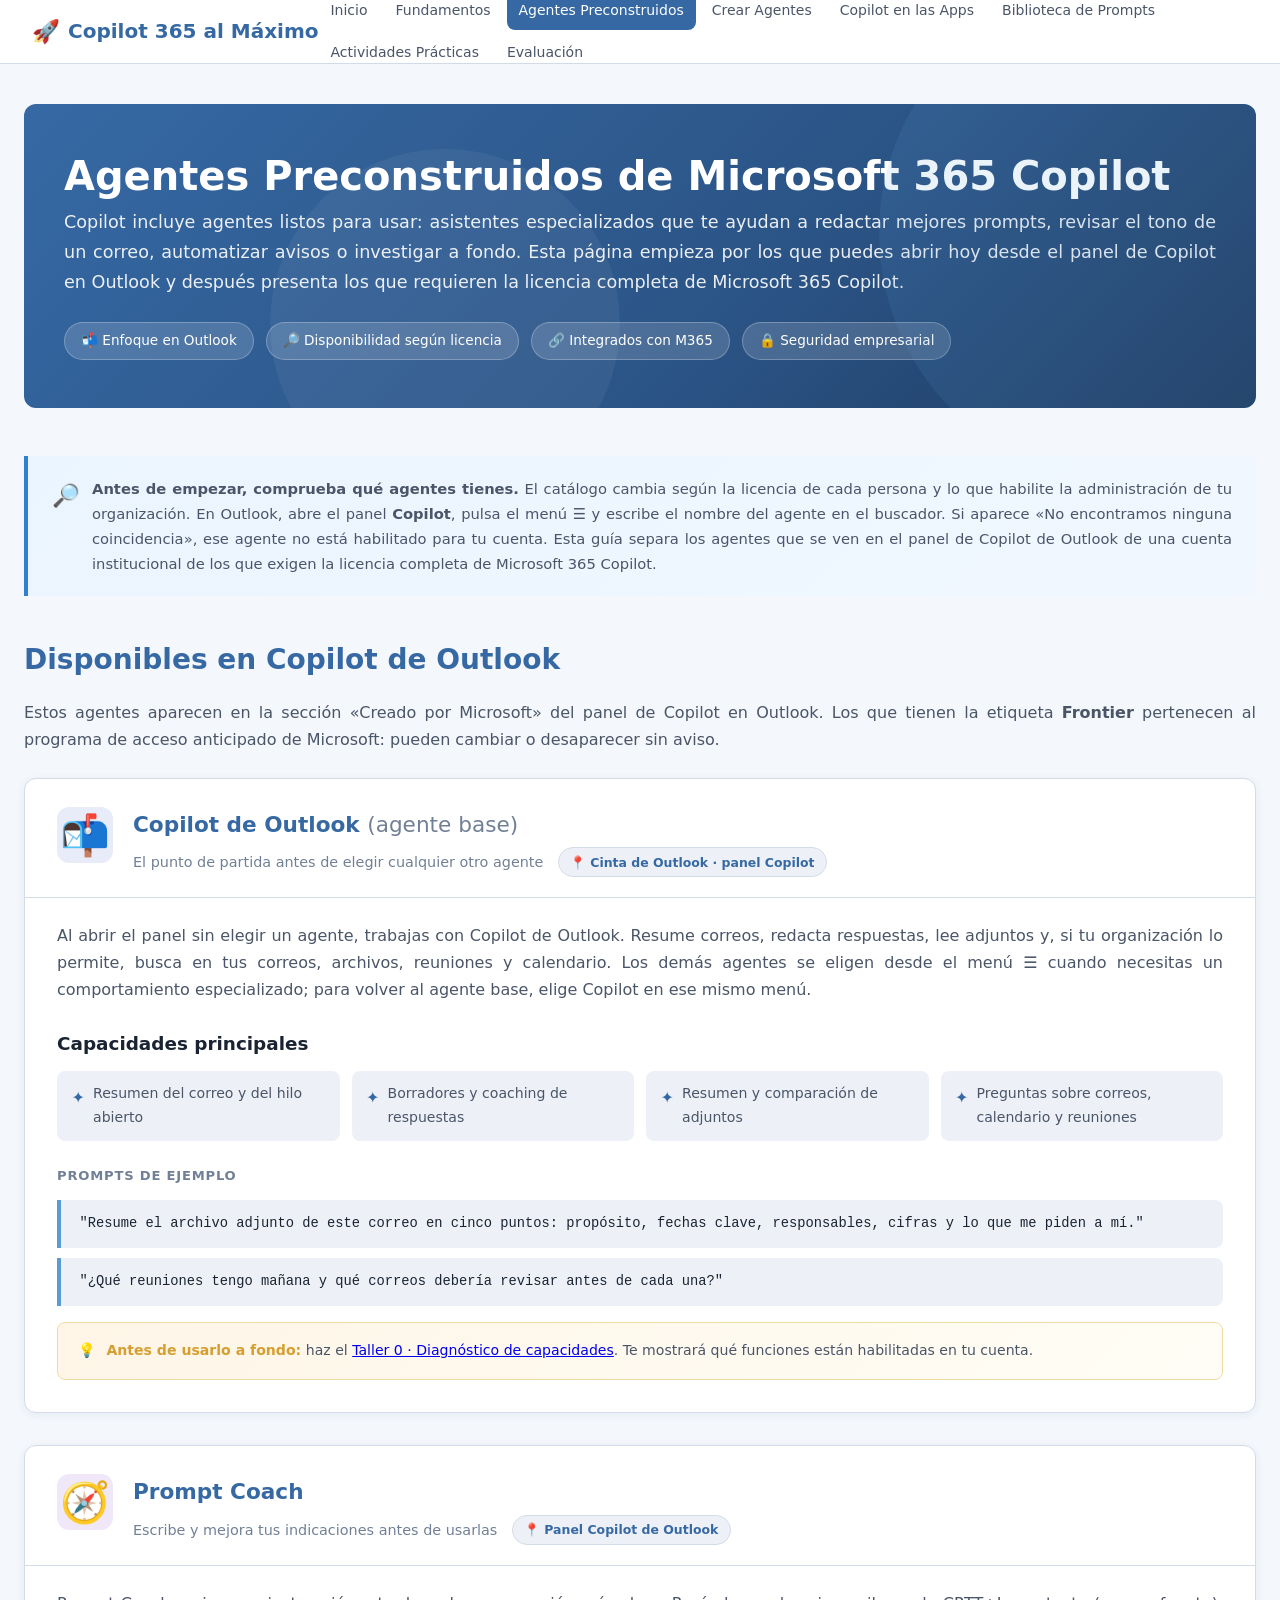
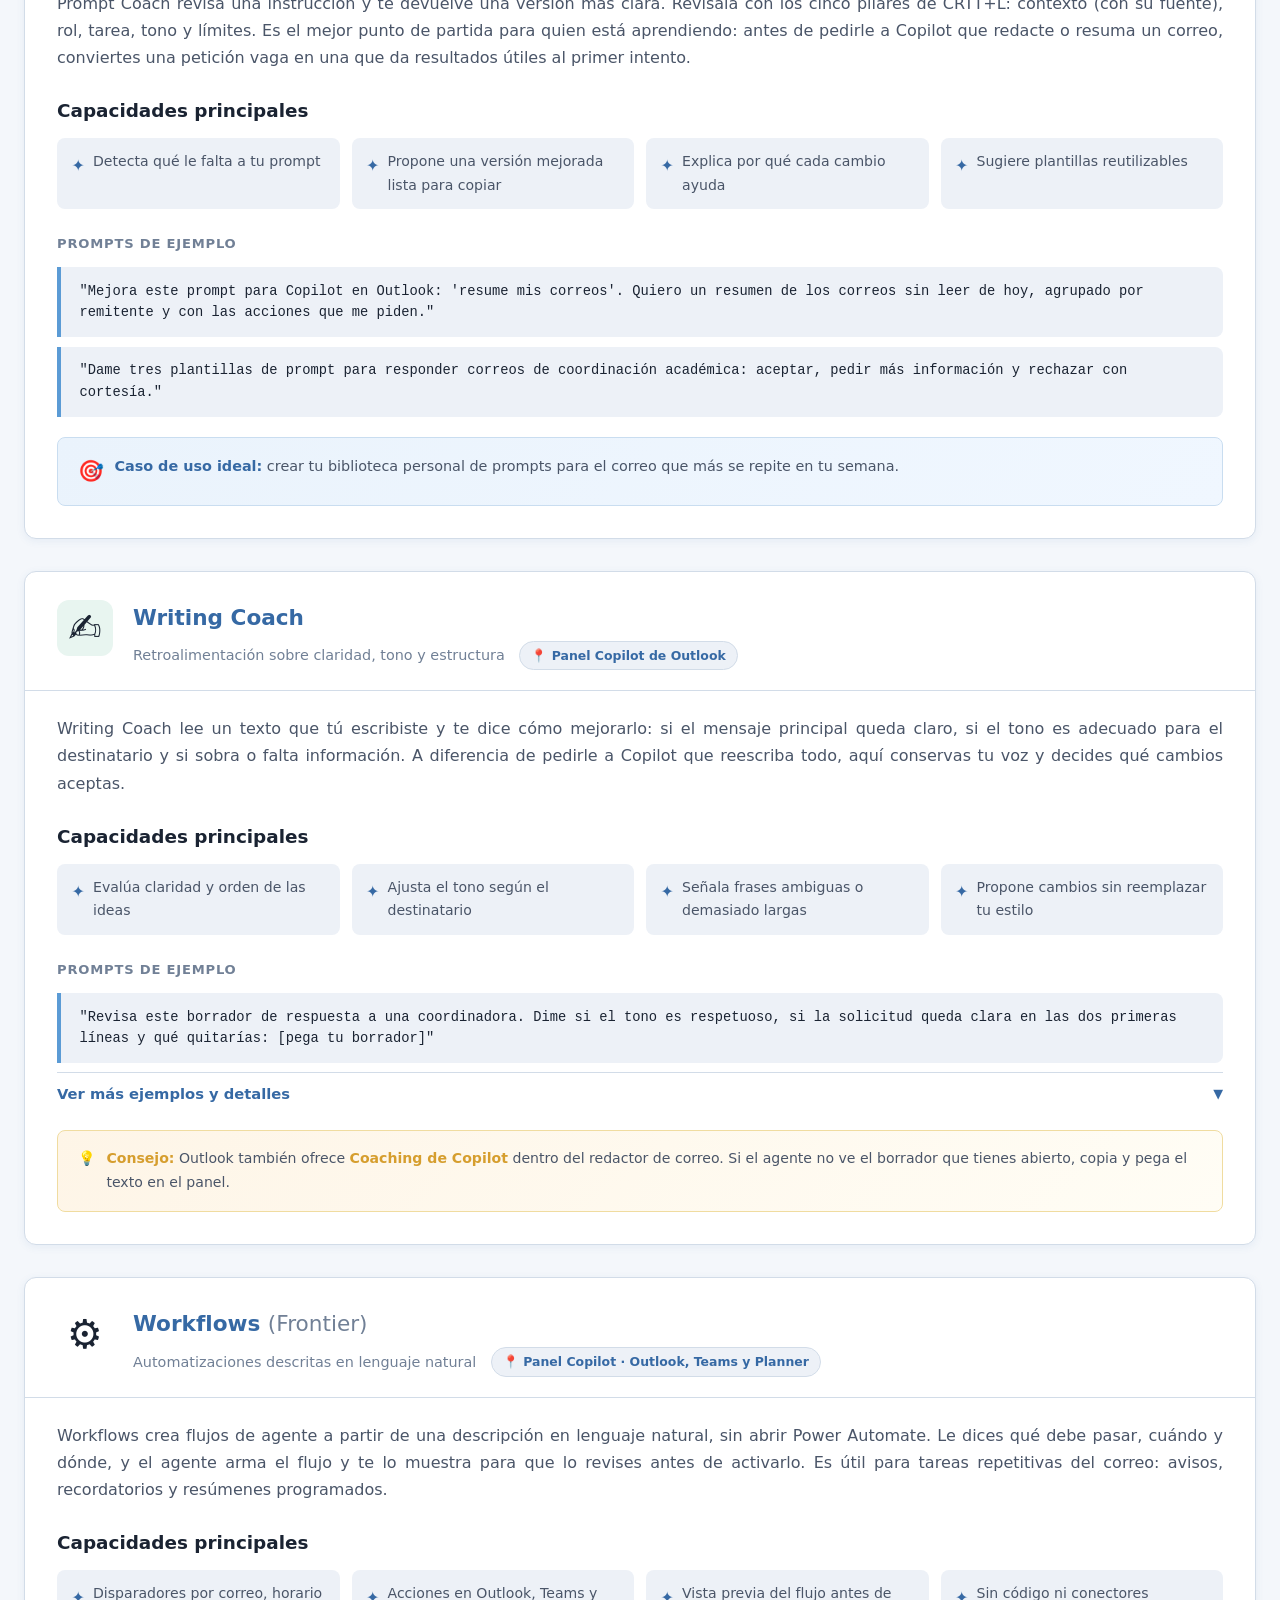
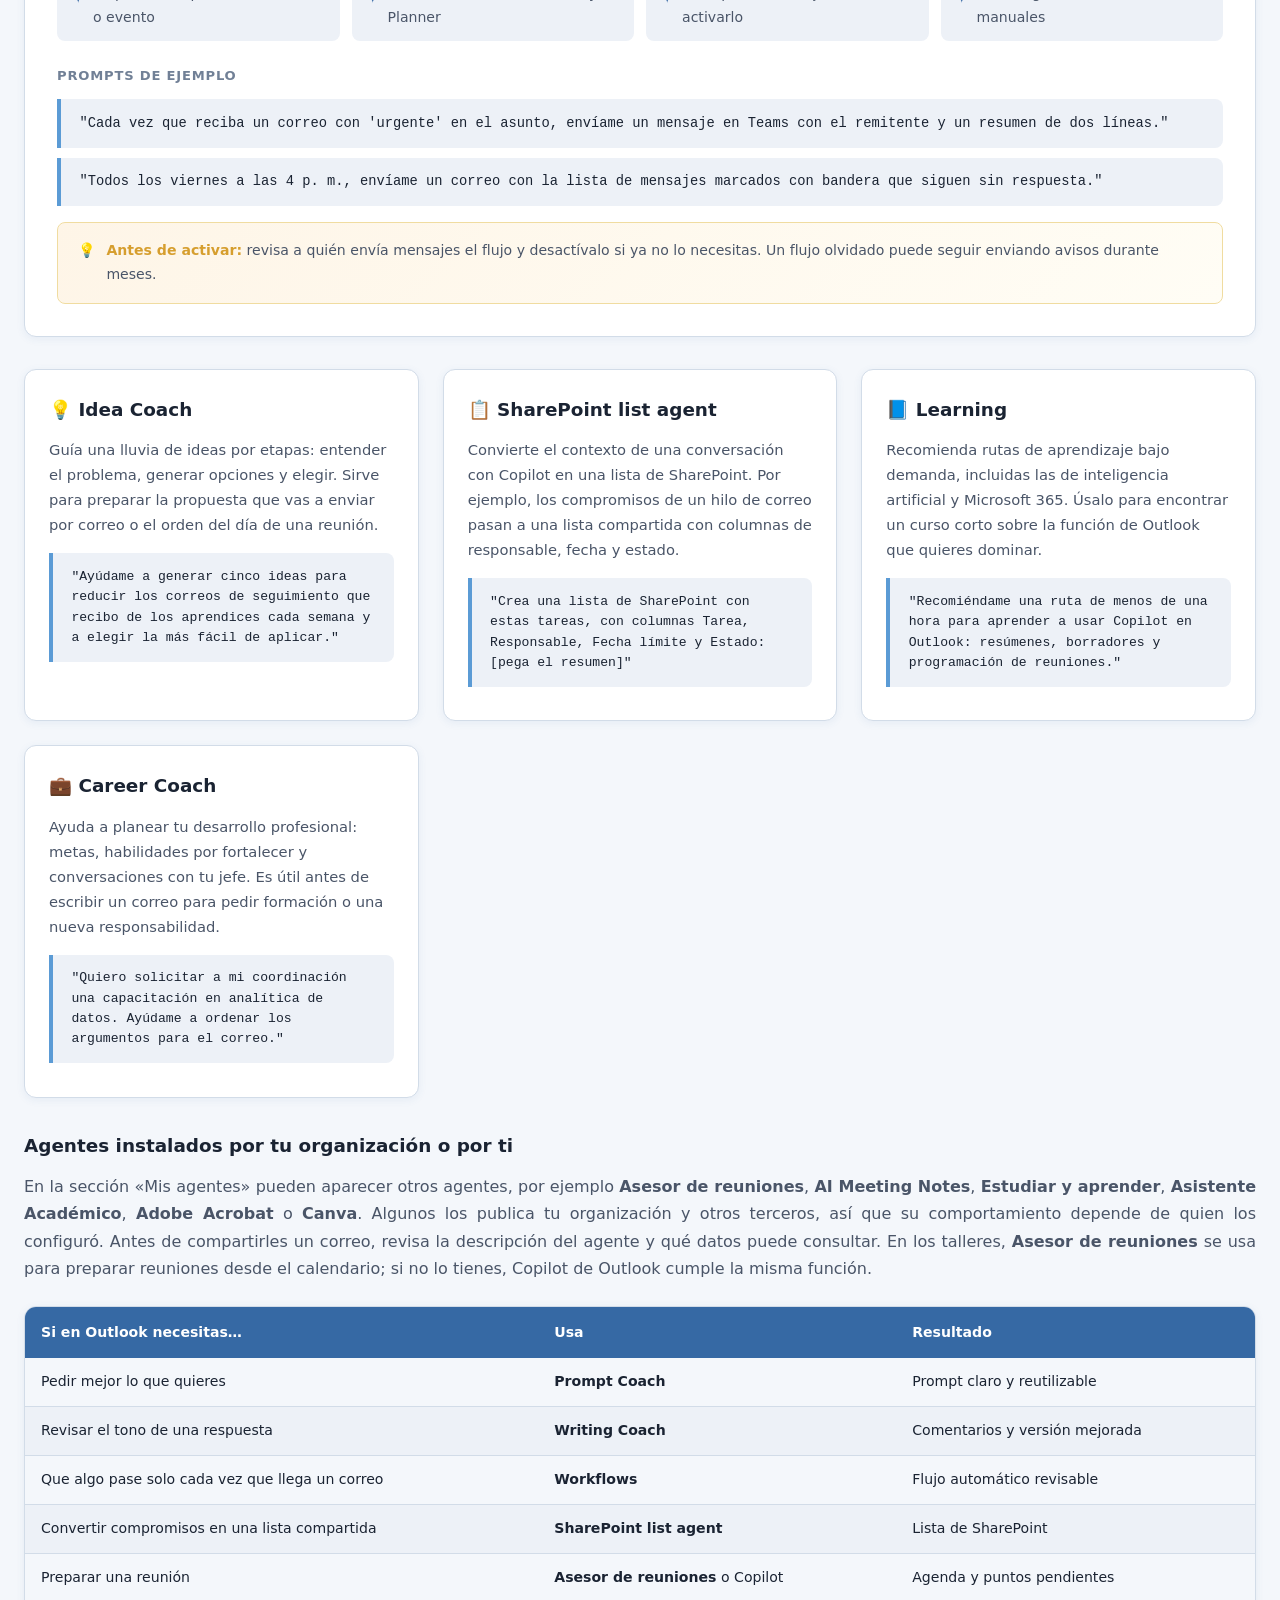
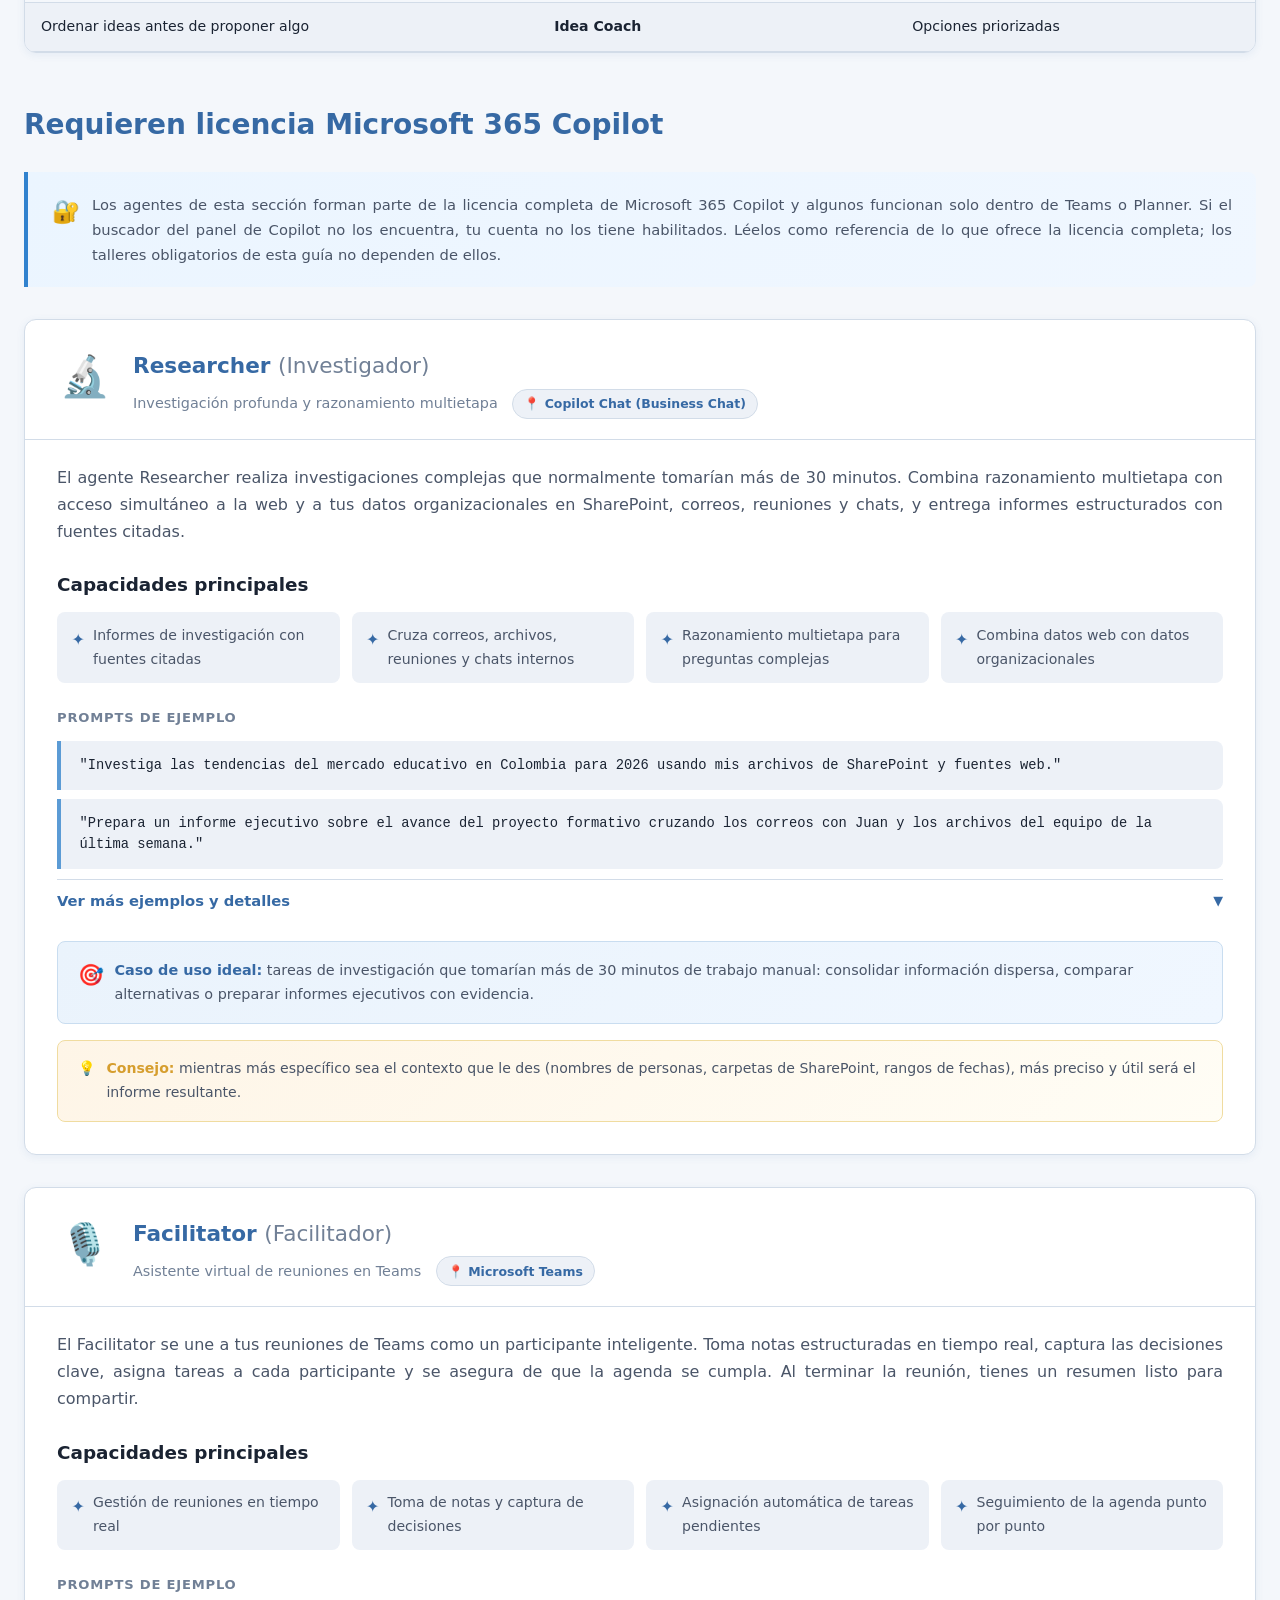
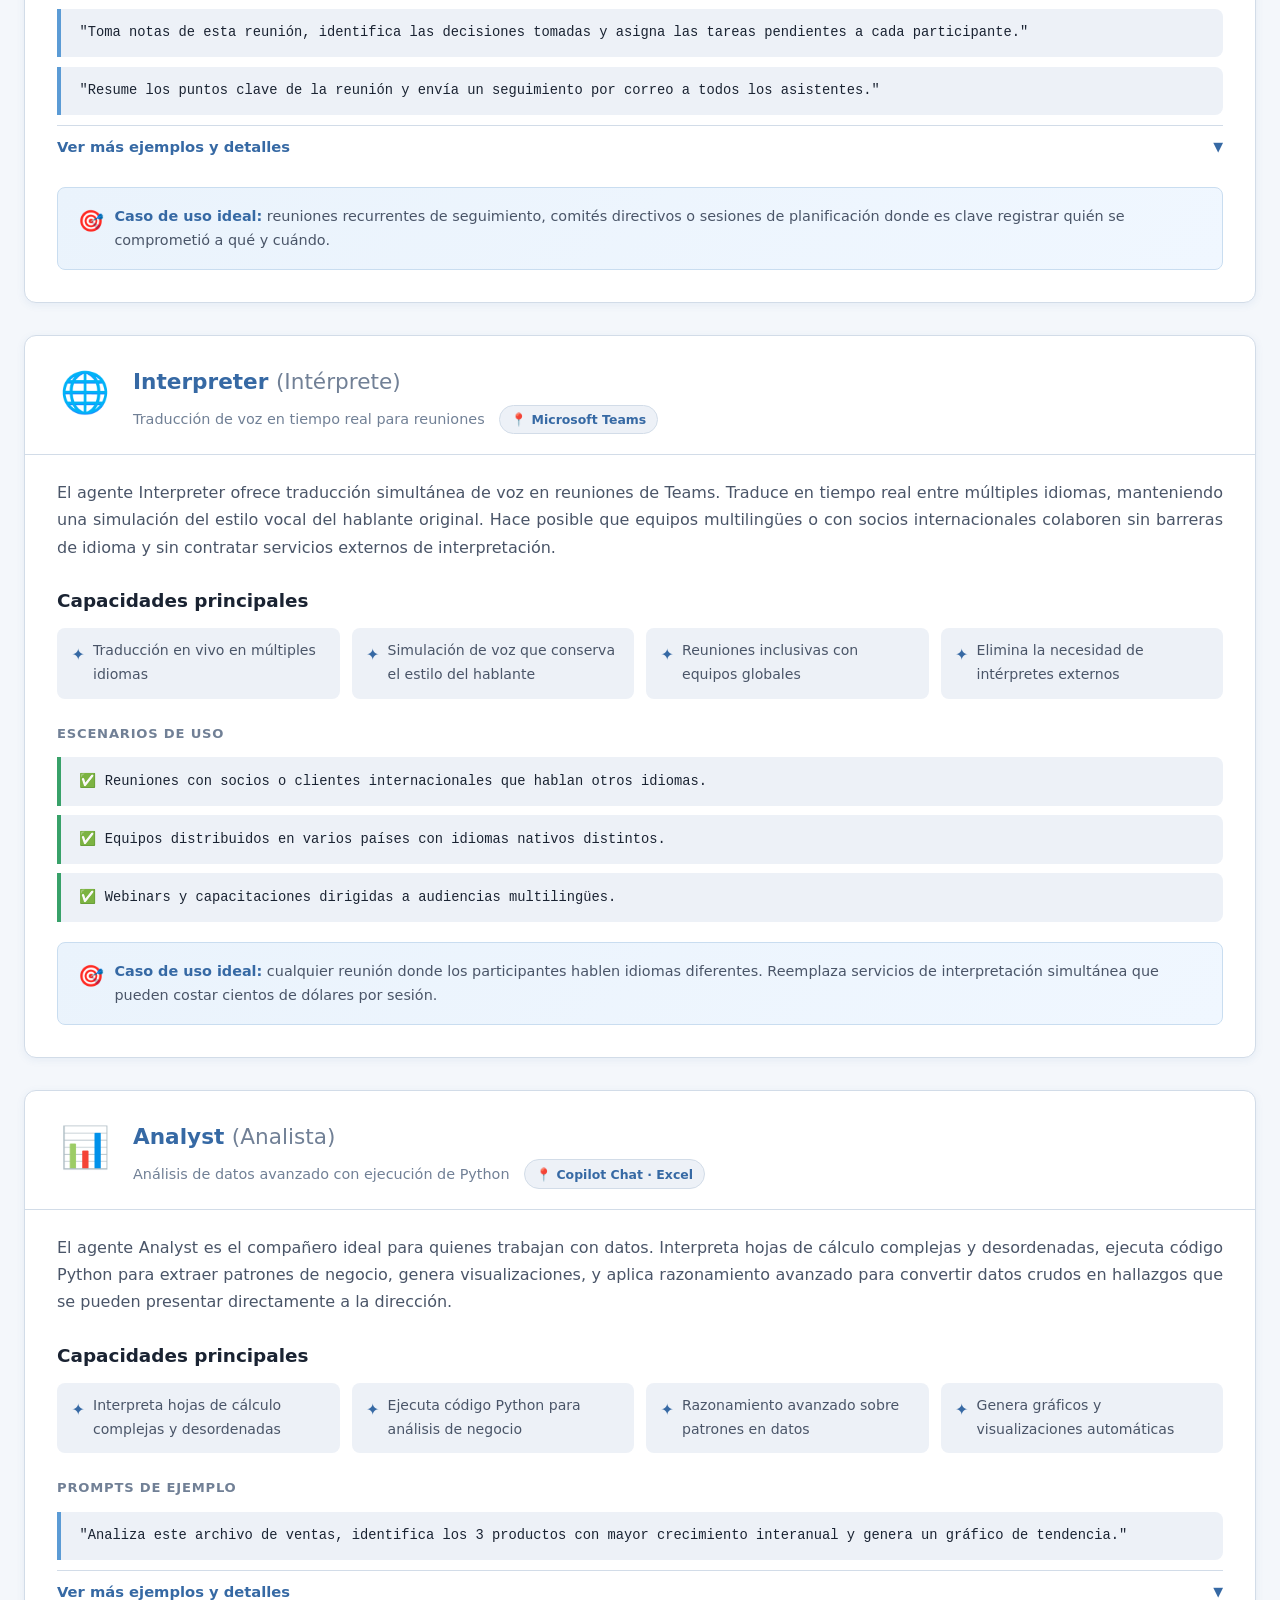
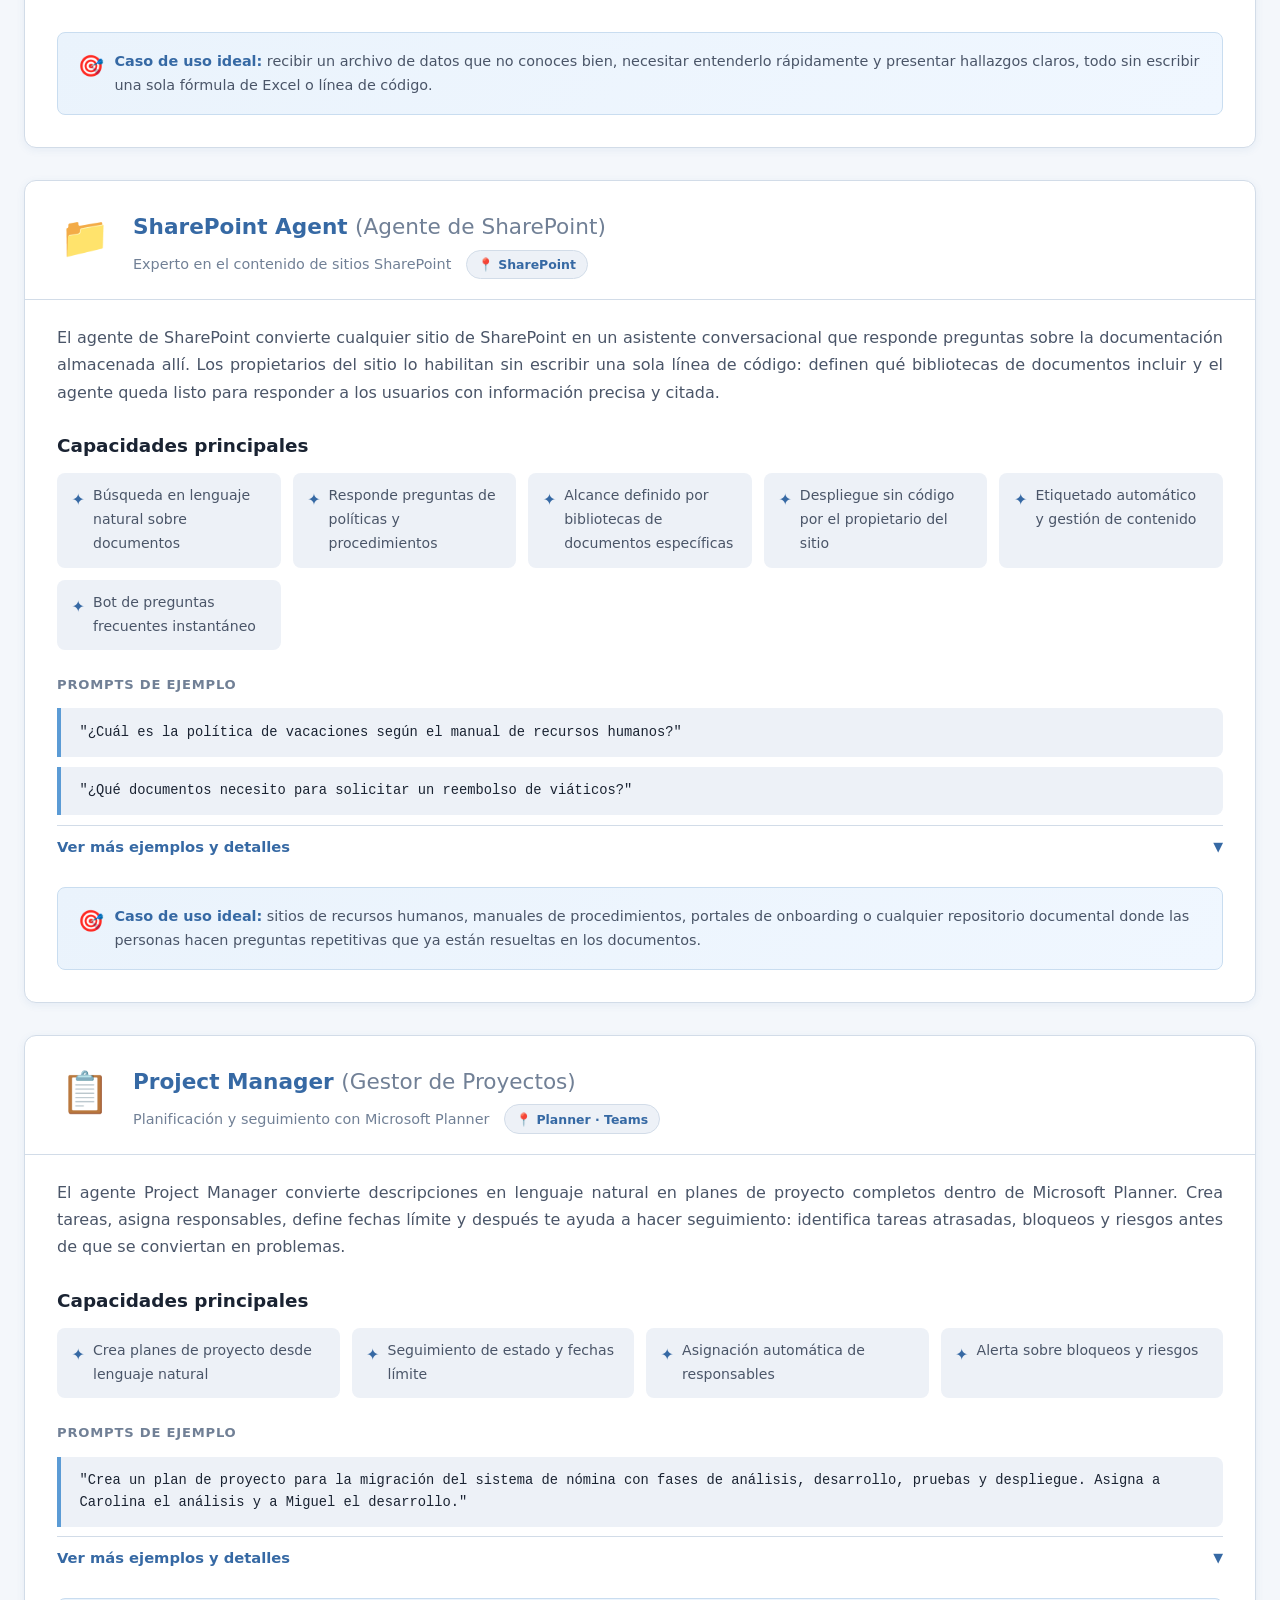
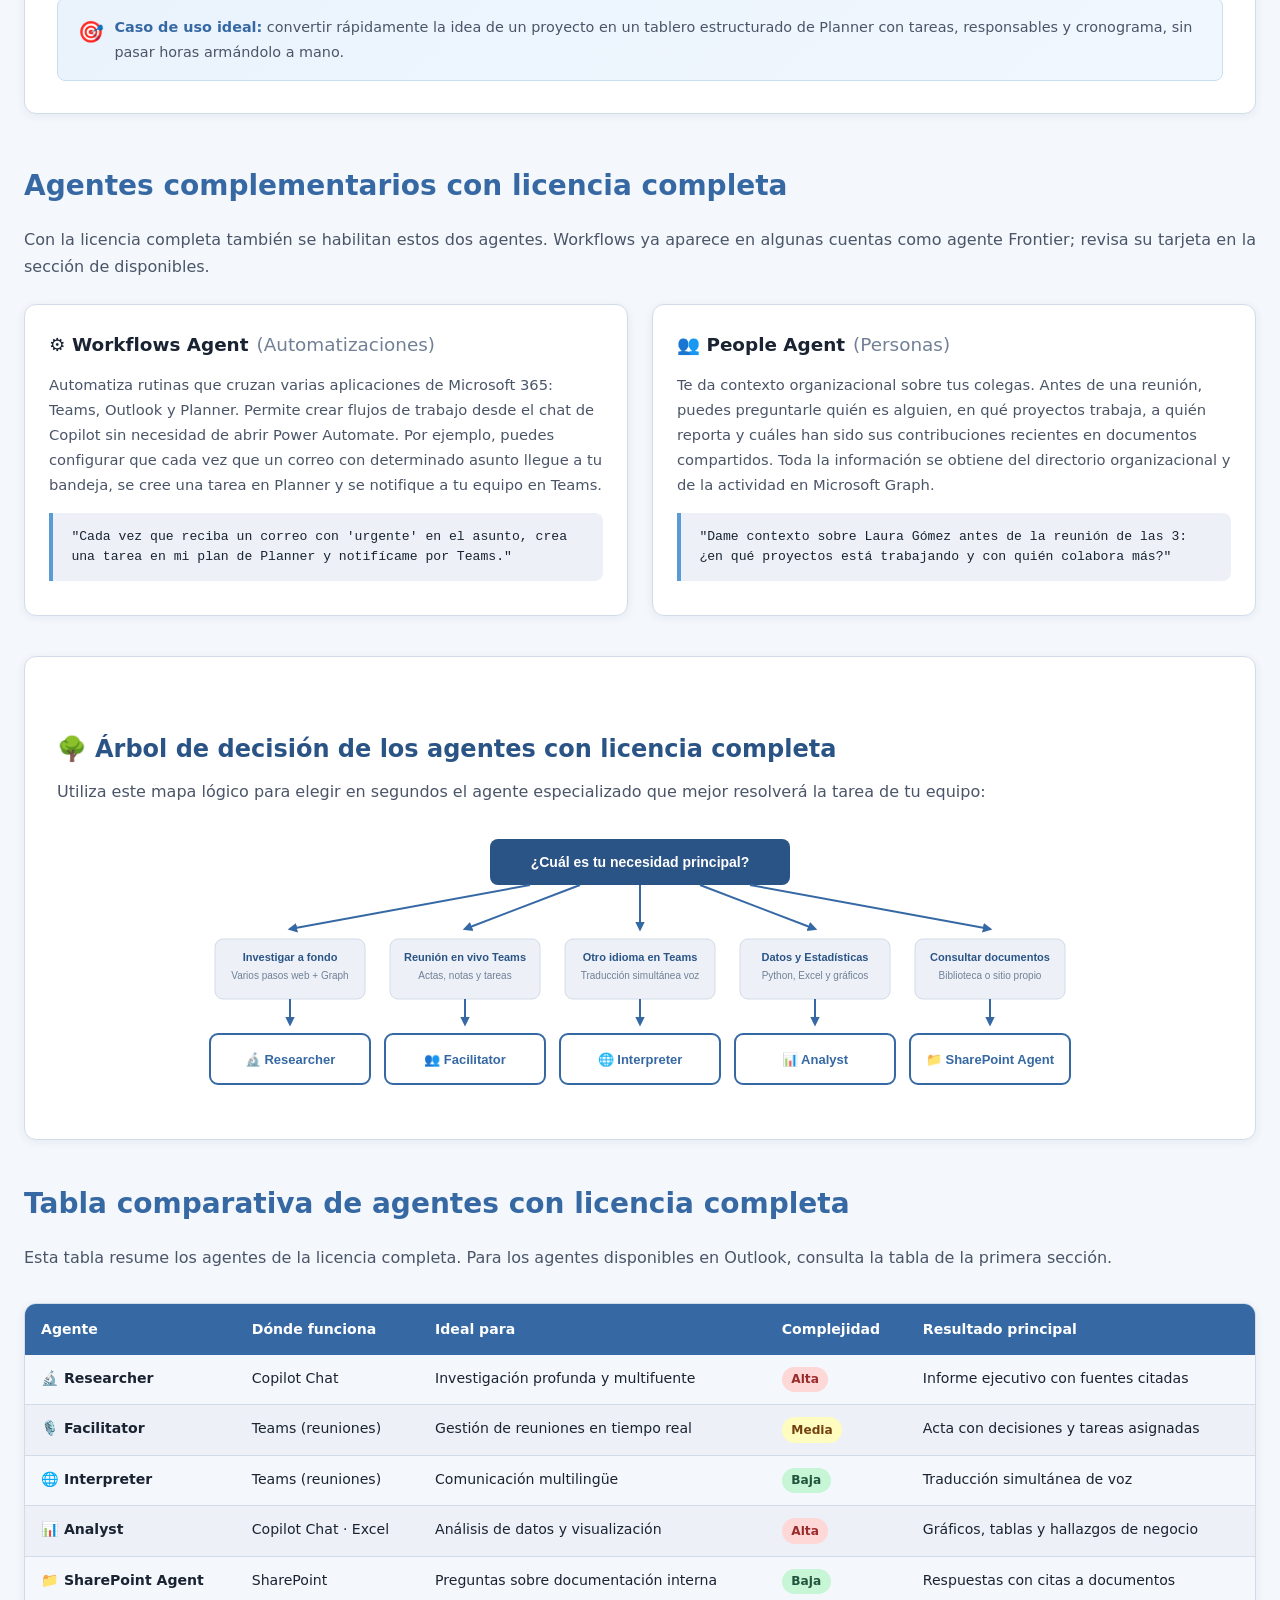
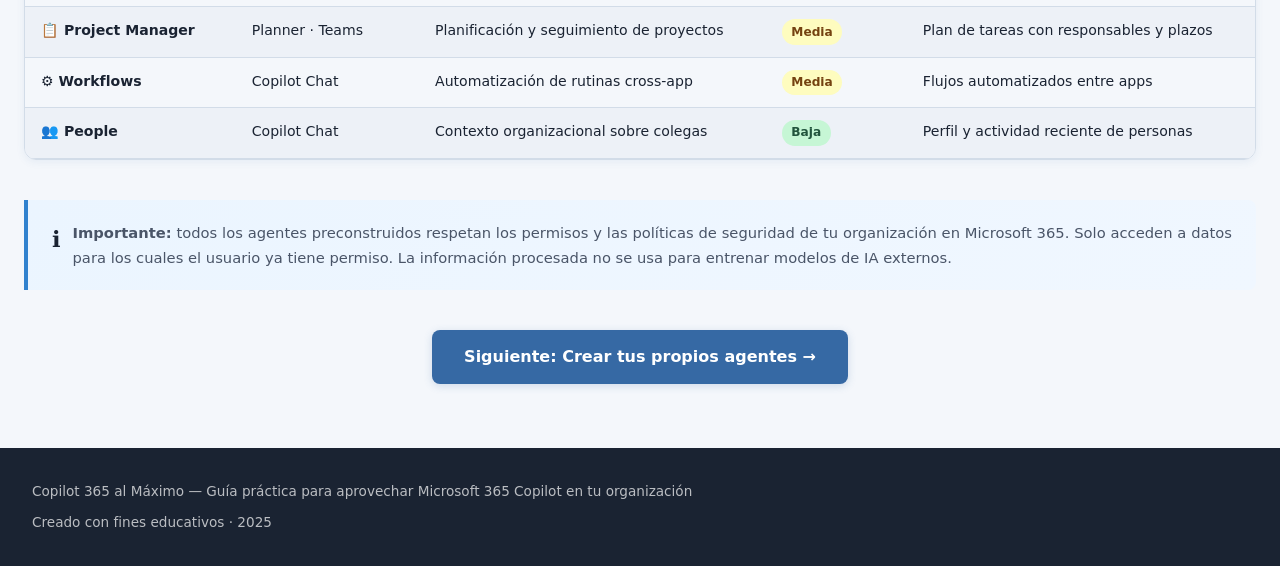
<file: agentes-preconstruidos.html>
<!DOCTYPE html>
<html lang="es-CO">
<head>
  <meta charset="UTF-8">
  <meta name="viewport" content="width=device-width, initial-scale=1.0">
  <title>Agentes Preconstruidos — Copilot 365 al Máximo</title>
  <style>
    *, *::before, *::after { box-sizing: border-box; margin: 0; padding: 0; }

    :root {
      --primary: #3669A4;
      --primary-light: #4A7DB8;
      --primary-dark: #2B5486;
      --accent: #5B9BD5;
      --bg: #F4F7FB;
      --surface: #FFFFFF;
      --surface-alt: #EDF1F7;
      --text-primary: #1A2332;
      --text-secondary: #4A5568;
      --text-muted: #718096;
      --border: #D2DCE8;
      --success: #38A169;
      --warning: #D69E2E;
      --error: #E53E3E;
      --info: #3182CE;
      --radius-card: 12px;
      --radius-btn: 8px;
      --shadow-card: 0 2px 8px rgba(54,105,164,0.08);
      --shadow-hover: 0 4px 16px rgba(54,105,164,0.15);
      --transition: all 0.3s ease;
      --font-main: 'Segoe UI', system-ui, -apple-system, sans-serif;
      --font-code: 'Cascadia Code', 'Fira Code', 'Consolas', monospace;
    }

    html { scroll-behavior: smooth; }
    body {
      font-family: var(--font-main);
      background: var(--bg);
      color: var(--text-primary);
      line-height: 1.7;
      min-height: 100vh;
      display: flex;
      flex-direction: column;
    }

    /* ── Navbar ── */
    .navbar {
      position: fixed; top: 0; left: 0; right: 0; z-index: 1000;
      background: rgba(255,255,255,0.92);
      backdrop-filter: blur(12px);
      -webkit-backdrop-filter: blur(12px);
      border-bottom: 1px solid var(--border);
      padding: 0 2rem;
      height: 64px;
      display: flex; align-items: center; justify-content: space-between;
    }
    .navbar-brand {
      font-size: 1.25rem; font-weight: 700; color: var(--primary);
      text-decoration: none; display: flex; align-items: center; gap: .5rem;
      white-space: nowrap;
    }
    .navbar-brand span { font-size: 1.4rem; }
    .nav-links { display: flex; gap: .25rem; align-items: center; flex-wrap: wrap; }
    .nav-links a {
      text-decoration: none; color: var(--text-secondary); font-size: .875rem;
      padding: .45rem .75rem; border-radius: var(--radius-btn);
      transition: var(--transition); white-space: nowrap;
    }
    .nav-links a:hover, .nav-links a.active {
      background: var(--primary); color: #fff;
    }
    .hamburger {
      display: none; background: none; border: none; cursor: pointer;
      flex-direction: column; gap: 5px; padding: .5rem;
    }
    .hamburger span {
      display: block; width: 24px; height: 2.5px; background: var(--text-primary);
      border-radius: 2px; transition: var(--transition);
    }

    @media (max-width: 1024px) {
      .nav-links {
        display: none; position: fixed; top: 64px; left: 0; right: 0;
        background: var(--surface); flex-direction: column; padding: 1rem;
        border-bottom: 1px solid var(--border);
        box-shadow: 0 8px 24px rgba(0,0,0,.1);
      }
      .nav-links.open { display: flex; }
      .nav-links a { padding: .75rem 1rem; width: 100%; }
      .hamburger { display: flex; }
    }

    /* ── Main ── */
    main {
      flex: 1; margin-top: 64px;
      padding: 2.5rem 1.5rem 4rem;
      inline-size: 100%; max-inline-size: 100%;
    }
    .container {
      width: 100%; max-width: 100%; margin: 0 auto;
    }

    /* ── Typography ── */
    h1 { font-size: clamp(1.75rem, 4vw, 2.5rem); font-weight: 800; color: var(--primary-dark); margin-bottom: .5rem; line-height: 1.2; }
    h2 { font-size: clamp(1.35rem, 3vw, 1.75rem); font-weight: 700; color: var(--primary); margin: 2.5rem 0 1rem; }
    h3 { font-size: 1.15rem; font-weight: 600; color: var(--text-primary); margin: 1.5rem 0 .75rem; }
    p, li { max-inline-size: 100%; }

    @media (min-width: 40rem) {
      .prose { text-align: justify; text-align-last: start; }
    }
    .prose {
      inline-size: 100%; max-inline-size: 100%;
      white-space: normal; word-break: normal; hyphens: none;
      overflow-wrap: break-word;
    }

    /* ── Hero ── */
    .hero {
      background: linear-gradient(135deg, var(--primary) 0%, var(--primary-dark) 60%, #1e3a5f 100%);
      color: #fff; border-radius: var(--radius-card); padding: 3rem 2.5rem;
      margin-bottom: 3rem; position: relative; overflow: hidden;
    }
    .hero::before {
      content: ''; position: absolute; top: -40%; right: -10%;
      width: 500px; height: 500px; border-radius: 50%;
      background: rgba(91,155,213,0.12);
    }
    .hero::after {
      content: ''; position: absolute; bottom: -30%; left: 20%;
      width: 350px; height: 350px; border-radius: 50%;
      background: rgba(255,255,255,0.05);
    }
    .hero h1 { color: #fff; }
    .hero p { color: rgba(255,255,255,0.9); font-size: 1.1rem; max-width: 100%; }
    .hero-badges { display: flex; flex-wrap: wrap; gap: .75rem; margin-top: 1.5rem; }
    .hero-badge {
      display: inline-flex; align-items: center; gap: .4rem;
      background: rgba(255,255,255,0.15); border: 1px solid rgba(255,255,255,0.25);
      border-radius: 2rem; padding: .4rem 1rem; font-size: .85rem; color: #fff;
    }

    /* ── Agent Cards ── */
    .agent-card {
      background: var(--surface);
      border: 1px solid var(--border);
      border-radius: var(--radius-card);
      box-shadow: var(--shadow-card);
      transition: var(--transition);
      margin-bottom: 2rem;
      overflow: hidden;
    }
    .agent-card:hover {
      box-shadow: var(--shadow-hover);
      transform: translateY(-2px);
    }
    .agent-card-header {
      padding: 1.75rem 2rem 1.25rem;
      display: flex; align-items: flex-start; gap: 1.25rem;
      border-bottom: 1px solid var(--border);
    }
    .agent-icon {
      font-size: 2.5rem; line-height: 1;
      min-width: 56px; height: 56px;
      display: flex; align-items: center; justify-content: center;
      border-radius: var(--radius-card);
    }
    .agent-card:nth-child(1) .agent-icon { background: #eaf3fc; }
    .agent-card:nth-child(2) .agent-icon { background: #e8f8ef; }
    .agent-card:nth-child(3) .agent-icon { background: #fef5e7; }
    .agent-card:nth-child(4) .agent-icon { background: #fde8e8; }
    .agent-card:nth-child(5) .agent-icon { background: #e8ecf8; }
    .agent-card:nth-child(6) .agent-icon { background: #f0e8f8; }
    .agent-card:nth-child(7) .agent-icon { background: #e8f5f0; }
    .agent-header-text { flex: 1; }
    .agent-header-text h2 { margin: 0 0 .25rem; font-size: 1.35rem; }
    .agent-subtitle {
      font-size: .9rem; color: var(--text-muted);
      display: flex; align-items: center; gap: .4rem;
    }
    .agent-where-badge {
      display: inline-flex; align-items: center; gap: .3rem;
      background: var(--surface-alt); border: 1px solid var(--border);
      border-radius: 2rem; padding: .2rem .7rem; font-size: .78rem;
      color: var(--primary); font-weight: 600; margin-left: .5rem;
    }
    .agent-card-body { padding: 1.5rem 2rem 2rem; }
    .agent-description {
      font-size: 1rem; color: var(--text-secondary); margin-bottom: 1.25rem;
      line-height: 1.7;
    }

    /* capabilities grid */
    .capabilities-grid {
      display: grid; grid-template-columns: repeat(auto-fit, minmax(220px, 1fr));
      gap: .75rem; margin-bottom: 1.5rem;
    }
    .capability-item {
      display: flex; align-items: flex-start; gap: .5rem;
      background: var(--surface-alt); border-radius: var(--radius-btn);
      padding: .65rem .85rem; font-size: .88rem; color: var(--text-secondary);
      border: 1px solid transparent; transition: var(--transition);
    }
    .capability-item:hover { border-color: var(--accent); }
    .capability-icon { color: var(--primary); font-size: 1rem; flex-shrink: 0; margin-top: 2px; }

    /* prompt boxes */
    .prompt-section-title {
      font-size: .82rem; font-weight: 700; text-transform: uppercase;
      letter-spacing: .06em; color: var(--text-muted); margin-bottom: .75rem;
    }
    .prompt-box {
      background: var(--surface-alt);
      border-left: 4px solid var(--accent);
      border-radius: 0 var(--radius-btn) var(--radius-btn) 0;
      padding: .85rem 1.15rem; margin-bottom: .6rem;
      font-family: var(--font-code); font-size: .86rem;
      color: var(--text-primary); line-height: 1.55;
      position: relative; cursor: pointer; transition: var(--transition);
    }
    .prompt-box:hover { background: #e2e9f3; }
    .prompt-box .copy-hint {
      position: absolute; top: .5rem; right: .75rem;
      font-size: .7rem; color: var(--text-muted);
      font-family: var(--font-main); opacity: 0; transition: var(--transition);
    }
    .prompt-box:hover .copy-hint { opacity: 1; }
    .prompt-box.copied .copy-hint { color: var(--success); }

    /* ideal use case callout */
    .ideal-callout {
      background: linear-gradient(135deg, #eaf3fc 0%, #f0f7ff 100%);
      border: 1px solid #c9ddf0;
      border-radius: var(--radius-btn); padding: 1rem 1.25rem;
      margin-top: 1.25rem; display: flex; align-items: flex-start; gap: .65rem;
    }
    .ideal-callout-icon { font-size: 1.3rem; flex-shrink: 0; }
    .ideal-callout-content { font-size: .9rem; color: var(--text-secondary); }
    .ideal-callout-content strong { color: var(--primary); }

    /* pro tip callout */
    .pro-tip {
      background: linear-gradient(135deg, #fef5e7 0%, #fffdf5 100%);
      border: 1px solid #f0dca0; border-radius: var(--radius-btn);
      padding: 1rem 1.25rem; margin-top: 1rem;
      display: flex; align-items: flex-start; gap: .65rem;
      font-size: .88rem; color: var(--text-secondary);
    }
    .pro-tip strong { color: var(--warning); }

    /* accordion */
    .accordion-trigger {
      display: flex; align-items: center; justify-content: space-between;
      width: 100%; background: none; border: none; cursor: pointer;
      padding: .75rem 0; font-family: var(--font-main);
      font-size: .92rem; font-weight: 600; color: var(--primary);
      border-top: 1px solid var(--border); transition: var(--transition);
    }
    .accordion-trigger:hover { color: var(--primary-dark); }
    .accordion-arrow {
      transition: transform .3s ease; font-size: .8rem;
    }
    .accordion-trigger[aria-expanded="true"] .accordion-arrow {
      transform: rotate(180deg);
    }
    .accordion-content {
      display: none;
    }
    .accordion-content.open {
      display: block;
    }
    .accordion-inner { padding: .5rem 0 1rem; }

    /* ── Dual agent mini-cards ── */
    .dual-agents {
      display: grid; grid-template-columns: repeat(auto-fit, minmax(340px, 1fr));
      gap: 1.5rem; margin-bottom: 2rem;
    }
    .mini-agent-card {
      background: var(--surface); border: 1px solid var(--border);
      border-radius: var(--radius-card); padding: 1.5rem;
      box-shadow: var(--shadow-card); transition: var(--transition);
    }
    .mini-agent-card:hover {
      box-shadow: var(--shadow-hover); transform: translateY(-2px);
    }
    .mini-agent-card h3 { margin-top: 0; display: flex; align-items: center; gap: .5rem; }

    /* ── Comparison table ── */
    .table-wrapper {
      overflow-x: auto; margin: 2rem 0; border-radius: var(--radius-card);
      box-shadow: var(--shadow-card); border: 1px solid var(--border);
    }
    .comparison-table {
      width: 100%; border-collapse: collapse; font-size: .88rem;
    }
    .comparison-table thead { background: var(--primary); color: #fff; }
    .comparison-table th {
      padding: .85rem 1rem; text-align: left; font-weight: 600;
      white-space: nowrap;
    }
    .comparison-table td {
      padding: .75rem 1rem; border-bottom: 1px solid var(--border);
      vertical-align: top;
    }
    .comparison-table tbody tr:nth-child(even) { background: var(--surface-alt); }
    .comparison-table tbody tr:hover { background: #dce6f2; }
    .complexity-badge {
      display: inline-block; padding: .15rem .6rem; border-radius: 1rem;
      font-size: .76rem; font-weight: 600;
    }
    .complexity-low { background: #c6f6d5; color: #22543d; }
    .complexity-medium { background: #fefcbf; color: #744210; }
    .complexity-high { background: #fed7d7; color: #9b2c2c; }

    /* ── Info callout ── */
    .info-callout {
      background: linear-gradient(135deg, #ebf5ff, #f0f7ff);
      border-left: 4px solid var(--info);
      border-radius: 0 var(--radius-btn) var(--radius-btn) 0;
      padding: 1.25rem 1.5rem; margin: 1.5rem 0;
      display: flex; align-items: flex-start; gap: .75rem;
    }
    .info-callout p { color: var(--text-secondary); font-size: .92rem; }

    /* ── Footer ── */
    footer {
      background: var(--text-primary); color: rgba(255,255,255,0.7);
      padding: 2rem; text-align: center; font-size: .85rem;
      margin-top: auto;
    }
    footer a { color: var(--accent); text-decoration: none; }
    footer a:hover { text-decoration: underline; }

    /* ── Responsive tweaks ── */
    @media (max-width: 768px) {
      main { padding: 1.5rem 1rem 3rem; }
      .hero { padding: 2rem 1.25rem; }
      .agent-card-header { flex-direction: column; gap: .75rem; padding: 1.25rem; }
      .agent-card-body { padding: 1.25rem; }
      .capabilities-grid { grid-template-columns: 1fr; }
      .dual-agents { grid-template-columns: 1fr; }
      .agent-subtitle { flex-wrap: wrap; }
      .agent-where-badge { margin-left: 0; margin-top: .35rem; }
    }
  
    @media (prefers-reduced-motion: reduce) {
      *, *::before, *::after {
        animation-duration: 0.01ms !important;
        animation-iteration-count: 1 !important;
        transition-duration: 0.01ms !important;
        scroll-behavior: auto !important;
      }
    }
  </style>
<link rel="stylesheet" href="devbrain-prose.css" data-devbrain-prose>
<script defer src="devbrain-prose.js" data-devbrain-prose-runtime></script>
</head>
<body>

<!-- ═══════ NAVBAR ═══════ -->
<nav class="navbar">
  <a href="index.html" class="navbar-brand"><span>🚀</span> Copilot 365 al Máximo</a>
  <button type="button" class="hamburger" aria-label="Menú" aria-expanded="false">
    <span></span><span></span><span></span>
  </button>
  <div class="nav-links">
    <a href="index.html">Inicio</a>
    <a href="fundamentos.html">Fundamentos</a>
    <a href="agentes-preconstruidos.html" class="active">Agentes Preconstruidos</a>
    <a href="creacion-agentes.html">Crear Agentes</a>
    <a href="copilot-apps.html">Copilot en las Apps</a>
    <a href="prompts.html">Biblioteca de Prompts</a>
    <a href="actividades.html">Actividades Prácticas</a>
    <a href="evaluacion.html">Evaluación</a>
  </div>
</nav>

<!-- ═══════ MAIN ═══════ -->
<main>
  <div class="container">

    <!-- Hero -->
    <section class="hero">
      <h1>Agentes Preconstruidos de Microsoft 365 Copilot</h1>
      <p class="prose">
        Copilot incluye agentes listos para usar: asistentes especializados que te ayudan a redactar mejores prompts, revisar el tono de un correo, automatizar avisos o investigar a fondo. Esta página empieza por los que puedes abrir hoy desde el panel de Copilot en Outlook y después presenta los que requieren la licencia completa de Microsoft 365 Copilot.
      </p>
      <div class="hero-badges">
        <span class="hero-badge">📬 Enfoque en Outlook</span>
        <span class="hero-badge">🔎 Disponibilidad según licencia</span>
        <span class="hero-badge">🔗 Integrados con M365</span>
        <span class="hero-badge">🔒 Seguridad empresarial</span>
      </div>
    </section>

    <!-- ═══════ DISPONIBILIDAD ═══════ -->
    <div class="info-callout" style="margin-bottom: 2rem;">
      <span style="font-size:1.4rem;">🔎</span>
      <div>
        <p class="prose">
          <strong>Antes de empezar, comprueba qué agentes tienes.</strong> El catálogo cambia según la licencia de cada persona y lo que habilite la administración de tu organización. En Outlook, abre el panel <strong>Copilot</strong>, pulsa el menú <strong>☰</strong> y escribe el nombre del agente en el buscador. Si aparece «No encontramos ninguna coincidencia», ese agente no está habilitado para tu cuenta. Esta guía separa los agentes que se ven en el panel de Copilot de Outlook de una cuenta institucional de los que exigen la licencia completa de Microsoft 365 Copilot.
        </p>
      </div>
    </div>

    <!-- ═══════ DISPONIBLES EN OUTLOOK ═══════ -->
    <h2 id="disponibles-outlook">Disponibles en Copilot de Outlook</h2>
    <p class="prose" style="color: var(--text-secondary); margin-bottom: 1.5rem;">
      Estos agentes aparecen en la sección «Creado por Microsoft» del panel de Copilot en Outlook. Los que tienen la etiqueta <strong>Frontier</strong> pertenecen al programa de acceso anticipado de Microsoft: pueden cambiar o desaparecer sin aviso.
    </p>

    <section class="agent-card" id="copilot-outlook-base">
      <div class="agent-card-header">
        <div class="agent-icon">📬</div>
        <div class="agent-header-text">
          <h2>Copilot de Outlook <span style="color:var(--text-muted); font-weight:400;">(agente base)</span></h2>
          <div class="agent-subtitle">
            El punto de partida antes de elegir cualquier otro agente
            <span class="agent-where-badge">📍 Cinta de Outlook · panel Copilot</span>
          </div>
        </div>
      </div>
      <div class="agent-card-body">
        <p class="agent-description prose">
          Al abrir el panel sin elegir un agente, trabajas con Copilot de Outlook. Resume correos, redacta respuestas, lee adjuntos y, si tu organización lo permite, busca en tus correos, archivos, reuniones y calendario. Los demás agentes se eligen desde el menú <strong>☰</strong> cuando necesitas un comportamiento especializado; para volver al agente base, elige Copilot en ese mismo menú.
        </p>
        <h3>Capacidades principales</h3>
        <div class="capabilities-grid">
          <div class="capability-item"><span class="capability-icon">✦</span> Resumen del correo y del hilo abierto</div>
          <div class="capability-item"><span class="capability-icon">✦</span> Borradores y coaching de respuestas</div>
          <div class="capability-item"><span class="capability-icon">✦</span> Resumen y comparación de adjuntos</div>
          <div class="capability-item"><span class="capability-icon">✦</span> Preguntas sobre correos, calendario y reuniones</div>
        </div>
        <div class="prompt-section-title">Prompts de ejemplo</div>
        <div role="button" tabindex="0" class="prompt-box" onclick="copyPrompt(this)">
          "Resume el archivo adjunto de este correo en cinco puntos: propósito, fechas clave, responsables, cifras y lo que me piden a mí."
          <span class="copy-hint">Clic para copiar</span>
        </div>
        <div role="button" tabindex="0" class="prompt-box" onclick="copyPrompt(this)">
          "¿Qué reuniones tengo mañana y qué correos debería revisar antes de cada una?"
          <span class="copy-hint">Clic para copiar</span>
        </div>
        <div class="pro-tip">
          <span>💡</span>
          <div><strong>Antes de usarlo a fondo:</strong> haz el <a href="actividades.html#act-15">Taller 0 · Diagnóstico de capacidades</a>. Te mostrará qué funciones están habilitadas en tu cuenta.</div>
        </div>
      </div>
    </section>

    <section class="agent-card" id="prompt-coach">
      <div class="agent-card-header">
        <div class="agent-icon">🧭</div>
        <div class="agent-header-text">
          <h2>Prompt Coach</h2>
          <div class="agent-subtitle">
            Escribe y mejora tus indicaciones antes de usarlas
            <span class="agent-where-badge">📍 Panel Copilot de Outlook</span>
          </div>
        </div>
      </div>
      <div class="agent-card-body">
        <p class="agent-description prose">
          Prompt Coach revisa una instrucción y te devuelve una versión más clara. Revísala con los cinco pilares de CRTT+L: contexto (con su fuente), rol, tarea, tono y límites. Es el mejor punto de partida para quien está aprendiendo: antes de pedirle a Copilot que redacte o resuma un correo, conviertes una petición vaga en una que da resultados útiles al primer intento.
        </p>
        <h3>Capacidades principales</h3>
        <div class="capabilities-grid">
          <div class="capability-item"><span class="capability-icon">✦</span> Detecta qué le falta a tu prompt</div>
          <div class="capability-item"><span class="capability-icon">✦</span> Propone una versión mejorada lista para copiar</div>
          <div class="capability-item"><span class="capability-icon">✦</span> Explica por qué cada cambio ayuda</div>
          <div class="capability-item"><span class="capability-icon">✦</span> Sugiere plantillas reutilizables</div>
        </div>
        <div class="prompt-section-title">Prompts de ejemplo</div>
        <div role="button" tabindex="0" class="prompt-box" onclick="copyPrompt(this)">
          "Mejora este prompt para Copilot en Outlook: 'resume mis correos'. Quiero un resumen de los correos sin leer de hoy, agrupado por remitente y con las acciones que me piden."
          <span class="copy-hint">Clic para copiar</span>
        </div>
        <div role="button" tabindex="0" class="prompt-box" onclick="copyPrompt(this)">
          "Dame tres plantillas de prompt para responder correos de coordinación académica: aceptar, pedir más información y rechazar con cortesía."
          <span class="copy-hint">Clic para copiar</span>
        </div>
        <div class="ideal-callout">
          <span class="ideal-callout-icon">🎯</span>
          <div class="ideal-callout-content">
            <strong>Caso de uso ideal:</strong> crear tu biblioteca personal de prompts para el correo que más se repite en tu semana.
          </div>
        </div>
      </div>
    </section>

    <section class="agent-card" id="writing-coach">
      <div class="agent-card-header">
        <div class="agent-icon">✍️</div>
        <div class="agent-header-text">
          <h2>Writing Coach</h2>
          <div class="agent-subtitle">
            Retroalimentación sobre claridad, tono y estructura
            <span class="agent-where-badge">📍 Panel Copilot de Outlook</span>
          </div>
        </div>
      </div>
      <div class="agent-card-body">
        <p class="agent-description prose">
          Writing Coach lee un texto que tú escribiste y te dice cómo mejorarlo: si el mensaje principal queda claro, si el tono es adecuado para el destinatario y si sobra o falta información. A diferencia de pedirle a Copilot que reescriba todo, aquí conservas tu voz y decides qué cambios aceptas.
        </p>
        <h3>Capacidades principales</h3>
        <div class="capabilities-grid">
          <div class="capability-item"><span class="capability-icon">✦</span> Evalúa claridad y orden de las ideas</div>
          <div class="capability-item"><span class="capability-icon">✦</span> Ajusta el tono según el destinatario</div>
          <div class="capability-item"><span class="capability-icon">✦</span> Señala frases ambiguas o demasiado largas</div>
          <div class="capability-item"><span class="capability-icon">✦</span> Propone cambios sin reemplazar tu estilo</div>
        </div>
        <div class="prompt-section-title">Prompts de ejemplo</div>
        <div role="button" tabindex="0" class="prompt-box" onclick="copyPrompt(this)">
          "Revisa este borrador de respuesta a una coordinadora. Dime si el tono es respetuoso, si la solicitud queda clara en las dos primeras líneas y qué quitarías: [pega tu borrador]"
          <span class="copy-hint">Clic para copiar</span>
        </div>
        <button type="button" class="accordion-trigger" aria-expanded="false" onclick="toggleAccordion(this)">
          <span>Ver más ejemplos y detalles</span>
          <span class="accordion-arrow">▼</span>
        </button>
        <div class="accordion-content">
          <div class="accordion-inner">
            <div role="button" tabindex="0" class="prompt-box" onclick="copyPrompt(this)">
              "Este correo es para un aprendiz que entregó tarde. Ayúdame a que sea firme pero amable, sin perder los tres datos clave: nueva fecha, criterio de evaluación y canal de contacto."
              <span class="copy-hint">Clic para copiar</span>
            </div>
          </div>
        </div>
        <div class="pro-tip">
          <span>💡</span>
          <div><strong>Consejo:</strong> Outlook también ofrece <strong>Coaching de Copilot</strong> dentro del redactor de correo. Si el agente no ve el borrador que tienes abierto, copia y pega el texto en el panel.</div>
        </div>
      </div>
    </section>

    <section class="agent-card" id="workflows">
      <div class="agent-card-header">
        <div class="agent-icon">⚙️</div>
        <div class="agent-header-text">
          <h2>Workflows <span style="color:var(--text-muted); font-weight:400;">(Frontier)</span></h2>
          <div class="agent-subtitle">
            Automatizaciones descritas en lenguaje natural
            <span class="agent-where-badge">📍 Panel Copilot · Outlook, Teams y Planner</span>
          </div>
        </div>
      </div>
      <div class="agent-card-body">
        <p class="agent-description prose">
          Workflows crea flujos de agente a partir de una descripción en lenguaje natural, sin abrir Power Automate. Le dices qué debe pasar, cuándo y dónde, y el agente arma el flujo y te lo muestra para que lo revises antes de activarlo. Es útil para tareas repetitivas del correo: avisos, recordatorios y resúmenes programados.
        </p>
        <h3>Capacidades principales</h3>
        <div class="capabilities-grid">
          <div class="capability-item"><span class="capability-icon">✦</span> Disparadores por correo, horario o evento</div>
          <div class="capability-item"><span class="capability-icon">✦</span> Acciones en Outlook, Teams y Planner</div>
          <div class="capability-item"><span class="capability-icon">✦</span> Vista previa del flujo antes de activarlo</div>
          <div class="capability-item"><span class="capability-icon">✦</span> Sin código ni conectores manuales</div>
        </div>
        <div class="prompt-section-title">Prompts de ejemplo</div>
        <div role="button" tabindex="0" class="prompt-box" onclick="copyPrompt(this)">
          "Cada vez que reciba un correo con 'urgente' en el asunto, envíame un mensaje en Teams con el remitente y un resumen de dos líneas."
          <span class="copy-hint">Clic para copiar</span>
        </div>
        <div role="button" tabindex="0" class="prompt-box" onclick="copyPrompt(this)">
          "Todos los viernes a las 4 p. m., envíame un correo con la lista de mensajes marcados con bandera que siguen sin respuesta."
          <span class="copy-hint">Clic para copiar</span>
        </div>
        <div class="pro-tip">
          <span>💡</span>
          <div><strong>Antes de activar:</strong> revisa a quién envía mensajes el flujo y desactívalo si ya no lo necesitas. Un flujo olvidado puede seguir enviando avisos durante meses.</div>
        </div>
      </div>
    </section>

    <div class="dual-agents">
      <div class="mini-agent-card" id="idea-coach">
        <h3>💡 Idea Coach</h3>
        <p class="prose" style="color: var(--text-secondary); font-size: .92rem; margin-bottom: 1rem;">
          Guía una lluvia de ideas por etapas: entender el problema, generar opciones y elegir. Sirve para preparar la propuesta que vas a enviar por correo o el orden del día de una reunión.
        </p>
        <div role="button" tabindex="0" class="prompt-box" onclick="copyPrompt(this)" style="font-size: .82rem;">
          "Ayúdame a generar cinco ideas para reducir los correos de seguimiento que recibo de los aprendices cada semana y a elegir la más fácil de aplicar."
          <span class="copy-hint">Clic para copiar</span>
        </div>
      </div>

      <div class="mini-agent-card" id="sharepoint-list-agent">
        <h3>📋 SharePoint list agent</h3>
        <p class="prose" style="color: var(--text-secondary); font-size: .92rem; margin-bottom: 1rem;">
          Convierte el contexto de una conversación con Copilot en una lista de SharePoint. Por ejemplo, los compromisos de un hilo de correo pasan a una lista compartida con columnas de responsable, fecha y estado.
        </p>
        <div role="button" tabindex="0" class="prompt-box" onclick="copyPrompt(this)" style="font-size: .82rem;">
          "Crea una lista de SharePoint con estas tareas, con columnas Tarea, Responsable, Fecha límite y Estado: [pega el resumen]"
          <span class="copy-hint">Clic para copiar</span>
        </div>
      </div>

      <div class="mini-agent-card" id="learning">
        <h3>📘 Learning</h3>
        <p class="prose" style="color: var(--text-secondary); font-size: .92rem; margin-bottom: 1rem;">
          Recomienda rutas de aprendizaje bajo demanda, incluidas las de inteligencia artificial y Microsoft 365. Úsalo para encontrar un curso corto sobre la función de Outlook que quieres dominar.
        </p>
        <div role="button" tabindex="0" class="prompt-box" onclick="copyPrompt(this)" style="font-size: .82rem;">
          "Recomiéndame una ruta de menos de una hora para aprender a usar Copilot en Outlook: resúmenes, borradores y programación de reuniones."
          <span class="copy-hint">Clic para copiar</span>
        </div>
      </div>

      <div class="mini-agent-card" id="career-coach">
        <h3>💼 Career Coach</h3>
        <p class="prose" style="color: var(--text-secondary); font-size: .92rem; margin-bottom: 1rem;">
          Ayuda a planear tu desarrollo profesional: metas, habilidades por fortalecer y conversaciones con tu jefe. Es útil antes de escribir un correo para pedir formación o una nueva responsabilidad.
        </p>
        <div role="button" tabindex="0" class="prompt-box" onclick="copyPrompt(this)" style="font-size: .82rem;">
          "Quiero solicitar a mi coordinación una capacitación en analítica de datos. Ayúdame a ordenar los argumentos para el correo."
          <span class="copy-hint">Clic para copiar</span>
        </div>
      </div>
    </div>

    <h3 style="margin-top: 2rem;">Agentes instalados por tu organización o por ti</h3>
    <p class="prose" style="color: var(--text-secondary);">
      En la sección «Mis agentes» pueden aparecer otros agentes, por ejemplo <strong>Asesor de reuniones</strong>, <strong>AI Meeting Notes</strong>, <strong>Estudiar y aprender</strong>, <strong>Asistente Académico</strong>, <strong>Adobe Acrobat</strong> o <strong>Canva</strong>. Algunos los publica tu organización y otros terceros, así que su comportamiento depende de quien los configuró. Antes de compartirles un correo, revisa la descripción del agente y qué datos puede consultar. En los talleres, <strong>Asesor de reuniones</strong> se usa para preparar reuniones desde el calendario; si no lo tienes, Copilot de Outlook cumple la misma función.
    </p>

    <div class="table-wrapper" style="margin-top: 1.5rem;">
      <table class="comparison-table">
        <thead>
          <tr><th>Si en Outlook necesitas…</th><th>Usa</th><th>Resultado</th></tr>
        </thead>
        <tbody>
          <tr><td>Pedir mejor lo que quieres</td><td><strong>Prompt Coach</strong></td><td>Prompt claro y reutilizable</td></tr>
          <tr><td>Revisar el tono de una respuesta</td><td><strong>Writing Coach</strong></td><td>Comentarios y versión mejorada</td></tr>
          <tr><td>Que algo pase solo cada vez que llega un correo</td><td><strong>Workflows</strong></td><td>Flujo automático revisable</td></tr>
          <tr><td>Convertir compromisos en una lista compartida</td><td><strong>SharePoint list agent</strong></td><td>Lista de SharePoint</td></tr>
          <tr><td>Preparar una reunión</td><td><strong>Asesor de reuniones</strong> o Copilot</td><td>Agenda y puntos pendientes</td></tr>
          <tr><td>Ordenar ideas antes de proponer algo</td><td><strong>Idea Coach</strong></td><td>Opciones priorizadas</td></tr>
        </tbody>
      </table>
    </div>

    <!-- ═══════ REQUIEREN LICENCIA ═══════ -->
    <h2 id="requieren-licencia" style="margin-top: 3rem;">Requieren licencia Microsoft 365 Copilot</h2>
    <div class="info-callout" style="margin-bottom: 2rem;">
      <span style="font-size:1.4rem;">🔐</span>
      <div>
        <p class="prose">
          Los agentes de esta sección forman parte de la licencia completa de Microsoft 365 Copilot y algunos funcionan solo dentro de Teams o Planner. Si el buscador del panel de Copilot no los encuentra, tu cuenta no los tiene habilitados. Léelos como referencia de lo que ofrece la licencia completa; los talleres obligatorios de esta guía no dependen de ellos.
        </p>
      </div>
    </div>

    <!-- ═══════ AGENT 1: RESEARCHER ═══════ -->
    <section class="agent-card" id="investigador">
      <div class="agent-card-header">
        <div class="agent-icon">🔬</div>
        <div class="agent-header-text">
          <h2>Researcher <span style="color:var(--text-muted); font-weight:400;">(Investigador)</span></h2>
          <div class="agent-subtitle">
            Investigación profunda y razonamiento multietapa
            <span class="agent-where-badge">📍 Copilot Chat (Business Chat)</span>
          </div>
        </div>
      </div>
      <div class="agent-card-body">
        <p class="agent-description prose">
          El agente Researcher realiza investigaciones complejas que normalmente tomarían más de 30 minutos. Combina razonamiento multietapa con acceso simultáneo a la web y a tus datos organizacionales en SharePoint, correos, reuniones y chats, y entrega informes estructurados con fuentes citadas.
        </p>

        <h3>Capacidades principales</h3>
        <div class="capabilities-grid">
          <div class="capability-item"><span class="capability-icon">✦</span> Informes de investigación con fuentes citadas</div>
          <div class="capability-item"><span class="capability-icon">✦</span> Cruza correos, archivos, reuniones y chats internos</div>
          <div class="capability-item"><span class="capability-icon">✦</span> Razonamiento multietapa para preguntas complejas</div>
          <div class="capability-item"><span class="capability-icon">✦</span> Combina datos web con datos organizacionales</div>
        </div>

        <div class="prompt-section-title">Prompts de ejemplo</div>
        <div role="button" tabindex="0" class="prompt-box" onclick="copyPrompt(this)">
          "Investiga las tendencias del mercado educativo en Colombia para 2026 usando mis archivos de SharePoint y fuentes web."
          <span class="copy-hint">Clic para copiar</span>
        </div>
        <div role="button" tabindex="0" class="prompt-box" onclick="copyPrompt(this)">
          "Prepara un informe ejecutivo sobre el avance del proyecto formativo cruzando los correos con Juan y los archivos del equipo de la última semana."
          <span class="copy-hint">Clic para copiar</span>
        </div>

        <!-- Accordion: More Examples -->
        <button type="button" class="accordion-trigger" aria-expanded="false" onclick="toggleAccordion(this)">
          <span>Ver más ejemplos y detalles</span>
          <span class="accordion-arrow">▼</span>
        </button>
        <div class="accordion-content">
          <div class="accordion-inner">
            <div role="button" tabindex="0" class="prompt-box" onclick="copyPrompt(this)">
              "Compara las propuestas de los tres proveedores que recibimos esta semana por correo y recomienda cuál se ajusta mejor al presupuesto del área de formación."
              <span class="copy-hint">Clic para copiar</span>
            </div>
            <div role="button" tabindex="0" class="prompt-box" onclick="copyPrompt(this)">
              "Genera un análisis competitivo de las cinco principales plataformas LMS del mercado latinoamericano con datos actualizados."
              <span class="copy-hint">Clic para copiar</span>
            </div>
          </div>
        </div>

        <div class="ideal-callout">
          <span class="ideal-callout-icon">🎯</span>
          <div class="ideal-callout-content">
            <strong>Caso de uso ideal:</strong> tareas de investigación que tomarían más de 30 minutos de trabajo manual: consolidar información dispersa, comparar alternativas o preparar informes ejecutivos con evidencia.
          </div>
        </div>

        <div class="pro-tip">
          <span>💡</span>
          <div><strong>Consejo:</strong> mientras más específico sea el contexto que le des (nombres de personas, carpetas de SharePoint, rangos de fechas), más preciso y útil será el informe resultante.</div>
        </div>
      </div>
    </section>

    <!-- ═══════ AGENT 2: FACILITATOR ═══════ -->
    <section class="agent-card" id="facilitador">
      <div class="agent-card-header">
        <div class="agent-icon">🎙️</div>
        <div class="agent-header-text">
          <h2>Facilitator <span style="color:var(--text-muted); font-weight:400;">(Facilitador)</span></h2>
          <div class="agent-subtitle">
            Asistente virtual de reuniones en Teams
            <span class="agent-where-badge">📍 Microsoft Teams</span>
          </div>
        </div>
      </div>
      <div class="agent-card-body">
        <p class="agent-description prose">
          El Facilitator se une a tus reuniones de Teams como un participante inteligente. Toma notas estructuradas en tiempo real, captura las decisiones clave, asigna tareas a cada participante y se asegura de que la agenda se cumpla. Al terminar la reunión, tienes un resumen listo para compartir.
        </p>

        <h3>Capacidades principales</h3>
        <div class="capabilities-grid">
          <div class="capability-item"><span class="capability-icon">✦</span> Gestión de reuniones en tiempo real</div>
          <div class="capability-item"><span class="capability-icon">✦</span> Toma de notas y captura de decisiones</div>
          <div class="capability-item"><span class="capability-icon">✦</span> Asignación automática de tareas pendientes</div>
          <div class="capability-item"><span class="capability-icon">✦</span> Seguimiento de la agenda punto por punto</div>
        </div>

        <div class="prompt-section-title">Prompts de ejemplo</div>
        <div role="button" tabindex="0" class="prompt-box" onclick="copyPrompt(this)">
          "Toma notas de esta reunión, identifica las decisiones tomadas y asigna las tareas pendientes a cada participante."
          <span class="copy-hint">Clic para copiar</span>
        </div>
        <div role="button" tabindex="0" class="prompt-box" onclick="copyPrompt(this)">
          "Resume los puntos clave de la reunión y envía un seguimiento por correo a todos los asistentes."
          <span class="copy-hint">Clic para copiar</span>
        </div>

        <button type="button" class="accordion-trigger" aria-expanded="false" onclick="toggleAccordion(this)">
          <span>Ver más ejemplos y detalles</span>
          <span class="accordion-arrow">▼</span>
        </button>
        <div class="accordion-content">
          <div class="accordion-inner">
            <div role="button" tabindex="0" class="prompt-box" onclick="copyPrompt(this)">
              "Alerta si nos estamos desviando de la agenda y sugiere cuándo pasar al siguiente punto."
              <span class="copy-hint">Clic para copiar</span>
            </div>
            <p class="prose" style="color: var(--text-secondary); font-size: .9rem; margin-top: .75rem;">
              El Facilitator funciona mejor en reuniones con agenda definida. Si la reunión tiene un documento de agenda previo en el evento del calendario, el agente lo usa como referencia para hacer seguimiento punto por punto.
            </p>
          </div>
        </div>

        <div class="ideal-callout">
          <span class="ideal-callout-icon">🎯</span>
          <div class="ideal-callout-content">
            <strong>Caso de uso ideal:</strong> reuniones recurrentes de seguimiento, comités directivos o sesiones de planificación donde es clave registrar quién se comprometió a qué y cuándo.
          </div>
        </div>
      </div>
    </section>

    <!-- ═══════ AGENT 3: INTERPRETER ═══════ -->
    <section class="agent-card" id="interprete">
      <div class="agent-card-header">
        <div class="agent-icon">🌐</div>
        <div class="agent-header-text">
          <h2>Interpreter <span style="color:var(--text-muted); font-weight:400;">(Intérprete)</span></h2>
          <div class="agent-subtitle">
            Traducción de voz en tiempo real para reuniones
            <span class="agent-where-badge">📍 Microsoft Teams</span>
          </div>
        </div>
      </div>
      <div class="agent-card-body">
        <p class="agent-description prose">
          El agente Interpreter ofrece traducción simultánea de voz en reuniones de Teams. Traduce en tiempo real entre múltiples idiomas, manteniendo una simulación del estilo vocal del hablante original. Hace posible que equipos multilingües o con socios internacionales colaboren sin barreras de idioma y sin contratar servicios externos de interpretación.
        </p>

        <h3>Capacidades principales</h3>
        <div class="capabilities-grid">
          <div class="capability-item"><span class="capability-icon">✦</span> Traducción en vivo en múltiples idiomas</div>
          <div class="capability-item"><span class="capability-icon">✦</span> Simulación de voz que conserva el estilo del hablante</div>
          <div class="capability-item"><span class="capability-icon">✦</span> Reuniones inclusivas con equipos globales</div>
          <div class="capability-item"><span class="capability-icon">✦</span> Elimina la necesidad de intérpretes externos</div>
        </div>

        <div class="prompt-section-title">Escenarios de uso</div>
        <div class="prompt-box" style="border-left-color: var(--success); cursor: default;">
          ✅ Reuniones con socios o clientes internacionales que hablan otros idiomas.
        </div>
        <div class="prompt-box" style="border-left-color: var(--success); cursor: default;">
          ✅ Equipos distribuidos en varios países con idiomas nativos distintos.
        </div>
        <div class="prompt-box" style="border-left-color: var(--success); cursor: default;">
          ✅ Webinars y capacitaciones dirigidas a audiencias multilingües.
        </div>

        <div class="ideal-callout">
          <span class="ideal-callout-icon">🎯</span>
          <div class="ideal-callout-content">
            <strong>Caso de uso ideal:</strong> cualquier reunión donde los participantes hablen idiomas diferentes. Reemplaza servicios de interpretación simultánea que pueden costar cientos de dólares por sesión.
          </div>
        </div>
      </div>
    </section>

    <!-- ═══════ AGENT 4: ANALYST ═══════ -->
    <section class="agent-card" id="analista">
      <div class="agent-card-header">
        <div class="agent-icon">📊</div>
        <div class="agent-header-text">
          <h2>Analyst <span style="color:var(--text-muted); font-weight:400;">(Analista)</span></h2>
          <div class="agent-subtitle">
            Análisis de datos avanzado con ejecución de Python
            <span class="agent-where-badge">📍 Copilot Chat · Excel</span>
          </div>
        </div>
      </div>
      <div class="agent-card-body">
        <p class="agent-description prose">
          El agente Analyst es el compañero ideal para quienes trabajan con datos. Interpreta hojas de cálculo complejas y desordenadas, ejecuta código Python para extraer patrones de negocio, genera visualizaciones, y aplica razonamiento avanzado para convertir datos crudos en hallazgos que se pueden presentar directamente a la dirección.
        </p>

        <h3>Capacidades principales</h3>
        <div class="capabilities-grid">
          <div class="capability-item"><span class="capability-icon">✦</span> Interpreta hojas de cálculo complejas y desordenadas</div>
          <div class="capability-item"><span class="capability-icon">✦</span> Ejecuta código Python para análisis de negocio</div>
          <div class="capability-item"><span class="capability-icon">✦</span> Razonamiento avanzado sobre patrones en datos</div>
          <div class="capability-item"><span class="capability-icon">✦</span> Genera gráficos y visualizaciones automáticas</div>
        </div>

        <div class="prompt-section-title">Prompts de ejemplo</div>
        <div role="button" tabindex="0" class="prompt-box" onclick="copyPrompt(this)">
          "Analiza este archivo de ventas, identifica los 3 productos con mayor crecimiento interanual y genera un gráfico de tendencia."
          <span class="copy-hint">Clic para copiar</span>
        </div>

        <button type="button" class="accordion-trigger" aria-expanded="false" onclick="toggleAccordion(this)">
          <span>Ver más ejemplos y detalles</span>
          <span class="accordion-arrow">▼</span>
        </button>
        <div class="accordion-content">
          <div class="accordion-inner">
            <div role="button" tabindex="0" class="prompt-box" onclick="copyPrompt(this)">
              "Limpia esta hoja de cálculo: elimina duplicados, estandariza los nombres de las ciudades y genera una tabla resumen por región."
              <span class="copy-hint">Clic para copiar</span>
            </div>
            <div role="button" tabindex="0" class="prompt-box" onclick="copyPrompt(this)">
              "Compara el presupuesto aprobado contra la ejecución real del primer semestre. Resalta las partidas con desviación superior al 10 %."
              <span class="copy-hint">Clic para copiar</span>
            </div>
            <p class="prose" style="color: var(--text-secondary); font-size: .9rem; margin-top: .75rem;">
              El Analyst puede trabajar directamente con archivos Excel cargados en OneDrive o SharePoint. También acepta archivos CSV y puede cruzar datos de varias hojas para un análisis integral.
            </p>
          </div>
        </div>

        <div class="ideal-callout">
          <span class="ideal-callout-icon">🎯</span>
          <div class="ideal-callout-content">
            <strong>Caso de uso ideal:</strong> recibir un archivo de datos que no conoces bien, necesitar entenderlo rápidamente y presentar hallazgos claros, todo sin escribir una sola fórmula de Excel o línea de código.
          </div>
        </div>
      </div>
    </section>

    <!-- ═══════ AGENT 5: SHAREPOINT AGENT ═══════ -->
    <section class="agent-card" id="sharepoint">
      <div class="agent-card-header">
        <div class="agent-icon">📁</div>
        <div class="agent-header-text">
          <h2>SharePoint Agent <span style="color:var(--text-muted); font-weight:400;">(Agente de SharePoint)</span></h2>
          <div class="agent-subtitle">
            Experto en el contenido de sitios SharePoint
            <span class="agent-where-badge">📍 SharePoint</span>
          </div>
        </div>
      </div>
      <div class="agent-card-body">
        <p class="agent-description prose">
          El agente de SharePoint convierte cualquier sitio de SharePoint en un asistente conversacional que responde preguntas sobre la documentación almacenada allí. Los propietarios del sitio lo habilitan sin escribir una sola línea de código: definen qué bibliotecas de documentos incluir y el agente queda listo para responder a los usuarios con información precisa y citada.
        </p>

        <h3>Capacidades principales</h3>
        <div class="capabilities-grid">
          <div class="capability-item"><span class="capability-icon">✦</span> Búsqueda en lenguaje natural sobre documentos</div>
          <div class="capability-item"><span class="capability-icon">✦</span> Responde preguntas de políticas y procedimientos</div>
          <div class="capability-item"><span class="capability-icon">✦</span> Alcance definido por bibliotecas de documentos específicas</div>
          <div class="capability-item"><span class="capability-icon">✦</span> Despliegue sin código por el propietario del sitio</div>
          <div class="capability-item"><span class="capability-icon">✦</span> Etiquetado automático y gestión de contenido</div>
          <div class="capability-item"><span class="capability-icon">✦</span> Bot de preguntas frecuentes instantáneo</div>
        </div>

        <div class="prompt-section-title">Prompts de ejemplo</div>
        <div role="button" tabindex="0" class="prompt-box" onclick="copyPrompt(this)">
          "¿Cuál es la política de vacaciones según el manual de recursos humanos?"
          <span class="copy-hint">Clic para copiar</span>
        </div>
        <div role="button" tabindex="0" class="prompt-box" onclick="copyPrompt(this)">
          "¿Qué documentos necesito para solicitar un reembolso de viáticos?"
          <span class="copy-hint">Clic para copiar</span>
        </div>

        <button type="button" class="accordion-trigger" aria-expanded="false" onclick="toggleAccordion(this)">
          <span>Ver más ejemplos y detalles</span>
          <span class="accordion-arrow">▼</span>
        </button>
        <div class="accordion-content">
          <div class="accordion-inner">
            <div role="button" tabindex="0" class="prompt-box" onclick="copyPrompt(this)">
              "Resume los cambios en el reglamento interno que se publicaron este trimestre."
              <span class="copy-hint">Clic para copiar</span>
            </div>
            <div class="info-callout">
              <span style="font-size:1.3rem;">💡</span>
              <p class="prose">
                El agente de SharePoint respeta los permisos existentes del sitio: solo muestra información de documentos a los que el usuario ya tiene acceso. No hay riesgo de filtrar documentos confidenciales a personas sin autorización.
              </p>
            </div>
          </div>
        </div>

        <div class="ideal-callout">
          <span class="ideal-callout-icon">🎯</span>
          <div class="ideal-callout-content">
            <strong>Caso de uso ideal:</strong> sitios de recursos humanos, manuales de procedimientos, portales de onboarding o cualquier repositorio documental donde las personas hacen preguntas repetitivas que ya están resueltas en los documentos.
          </div>
        </div>
      </div>
    </section>

    <!-- ═══════ AGENT 6: PROJECT MANAGER ═══════ -->
    <section class="agent-card" id="gestor-proyectos">
      <div class="agent-card-header">
        <div class="agent-icon">📋</div>
        <div class="agent-header-text">
          <h2>Project Manager <span style="color:var(--text-muted); font-weight:400;">(Gestor de Proyectos)</span></h2>
          <div class="agent-subtitle">
            Planificación y seguimiento con Microsoft Planner
            <span class="agent-where-badge">📍 Planner · Teams</span>
          </div>
        </div>
      </div>
      <div class="agent-card-body">
        <p class="agent-description prose">
          El agente Project Manager convierte descripciones en lenguaje natural en planes de proyecto completos dentro de Microsoft Planner. Crea tareas, asigna responsables, define fechas límite y después te ayuda a hacer seguimiento: identifica tareas atrasadas, bloqueos y riesgos antes de que se conviertan en problemas.
        </p>

        <h3>Capacidades principales</h3>
        <div class="capabilities-grid">
          <div class="capability-item"><span class="capability-icon">✦</span> Crea planes de proyecto desde lenguaje natural</div>
          <div class="capability-item"><span class="capability-icon">✦</span> Seguimiento de estado y fechas límite</div>
          <div class="capability-item"><span class="capability-icon">✦</span> Asignación automática de responsables</div>
          <div class="capability-item"><span class="capability-icon">✦</span> Alerta sobre bloqueos y riesgos</div>
        </div>

        <div class="prompt-section-title">Prompts de ejemplo</div>
        <div role="button" tabindex="0" class="prompt-box" onclick="copyPrompt(this)">
          "Crea un plan de proyecto para la migración del sistema de nómina con fases de análisis, desarrollo, pruebas y despliegue. Asigna a Carolina el análisis y a Miguel el desarrollo."
          <span class="copy-hint">Clic para copiar</span>
        </div>

        <button type="button" class="accordion-trigger" aria-expanded="false" onclick="toggleAccordion(this)">
          <span>Ver más ejemplos y detalles</span>
          <span class="accordion-arrow">▼</span>
        </button>
        <div class="accordion-content">
          <div class="accordion-inner">
            <div role="button" tabindex="0" class="prompt-box" onclick="copyPrompt(this)">
              "¿Qué tareas del plan de capacitación están atrasadas y quién es el responsable de cada una?"
              <span class="copy-hint">Clic para copiar</span>
            </div>
            <div role="button" tabindex="0" class="prompt-box" onclick="copyPrompt(this)">
              "Agrega una tarea de revisión de calidad antes de cada entrega y asígnala al líder técnico."
              <span class="copy-hint">Clic para copiar</span>
            </div>
          </div>
        </div>

        <div class="ideal-callout">
          <span class="ideal-callout-icon">🎯</span>
          <div class="ideal-callout-content">
            <strong>Caso de uso ideal:</strong> convertir rápidamente la idea de un proyecto en un tablero estructurado de Planner con tareas, responsables y cronograma, sin pasar horas armándolo a mano.
          </div>
        </div>
      </div>
    </section>

    <!-- ═══════ AGENTS 7: WORKFLOWS & PEOPLE ═══════ -->
    <h2 style="margin-top: 3rem;">Agentes complementarios con licencia completa</h2>
    <p class="prose" style="color: var(--text-secondary); margin-bottom: 1.5rem;">
      Con la licencia completa también se habilitan estos dos agentes. Workflows ya aparece en algunas cuentas como agente Frontier; revisa su tarjeta en la sección de disponibles.
    </p>

    <div class="dual-agents">
      <div class="mini-agent-card">
        <h3>⚙️ Workflows Agent <span style="color:var(--text-muted); font-weight:400;">(Automatizaciones)</span></h3>
        <p class="prose" style="color: var(--text-secondary); font-size: .92rem; margin-bottom: 1rem;">
          Automatiza rutinas que cruzan varias aplicaciones de Microsoft 365: Teams, Outlook y Planner. Permite crear flujos de trabajo desde el chat de Copilot sin necesidad de abrir Power Automate. Por ejemplo, puedes configurar que cada vez que un correo con determinado asunto llegue a tu bandeja, se cree una tarea en Planner y se notifique a tu equipo en Teams.
        </p>
        <div role="button" tabindex="0" class="prompt-box" onclick="copyPrompt(this)" style="font-size: .82rem;">
          "Cada vez que reciba un correo con 'urgente' en el asunto, crea una tarea en mi plan de Planner y notifícame por Teams."
          <span class="copy-hint">Clic para copiar</span>
        </div>
      </div>

      <div class="mini-agent-card">
        <h3>👥 People Agent <span style="color:var(--text-muted); font-weight:400;">(Personas)</span></h3>
        <p class="prose" style="color: var(--text-secondary); font-size: .92rem; margin-bottom: 1rem;">
          Te da contexto organizacional sobre tus colegas. Antes de una reunión, puedes preguntarle quién es alguien, en qué proyectos trabaja, a quién reporta y cuáles han sido sus contribuciones recientes en documentos compartidos. Toda la información se obtiene del directorio organizacional y de la actividad en Microsoft Graph.
        </p>
        <div role="button" tabindex="0" class="prompt-box" onclick="copyPrompt(this)" style="font-size: .82rem;">
          "Dame contexto sobre Laura Gómez antes de la reunión de las 3: ¿en qué proyectos está trabajando y con quién colabora más?"
          <span class="copy-hint">Clic para copiar</span>
        </div>
      </div>
    </div>

    <!-- ═══════ DECISION TREE DIAGRAM ═══════ -->
    <div style="background:var(--surface); border:1px solid var(--border); border-radius:var(--radius-card); padding:2rem; margin:2.5rem 0 2rem; box-shadow:var(--shadow-card);">
      <h2 style="font-size:1.5rem; color:var(--primary-dark); margin-bottom:.5rem; display:flex; align-items:center; gap:.5rem;">
        <span>🌳</span> Árbol de decisión de los agentes con licencia completa
      </h2>
      <p class="prose" style="color:var(--text-secondary); margin-bottom:1.5rem;">
        Utiliza este mapa lógico para elegir en segundos el agente especializado que mejor resolverá la tarea de tu equipo:
      </p>

      <div style="width:100%; overflow-x:auto; text-align:center;">
        <svg viewBox="0 0 880 270" style="width:100%; max-width:880px; height:auto; display:inline-block;" aria-label="Diagrama del Árbol de Decisión de Agentes Preconstruidos">
          <defs>
            <marker id="arrow2" viewBox="0 0 10 10" refX="6" refY="5" markerWidth="6" markerHeight="6" orient="auto-start-reverse">
              <path d="M 0 1 L 8 5 L 0 9 z" fill="#3669A4"/>
            </marker>
          </defs>

          <!-- Root Question -->
          <rect x="290" y="10" width="300" height="46" rx="8" fill="#2B5486"/>
          <text x="440" y="38" font-family="Segoe UI, sans-serif" font-size="14" font-weight="700" fill="#FFFFFF" text-anchor="middle">¿Cuál es tu necesidad principal?</text>

          <!-- Branches Lines -->
          <path d="M 330 56 L 90 100" stroke="#3669A4" stroke-width="2" marker-end="url(#arrow2)"/>
          <path d="M 380 56 L 265 100" stroke="#3669A4" stroke-width="2" marker-end="url(#arrow2)"/>
          <path d="M 440 56 L 440 100" stroke="#3669A4" stroke-width="2" marker-end="url(#arrow2)"/>
          <path d="M 500 56 L 615 100" stroke="#3669A4" stroke-width="2" marker-end="url(#arrow2)"/>
          <path d="M 550 56 L 790 100" stroke="#3669A4" stroke-width="2" marker-end="url(#arrow2)"/>

          <!-- Option 1: Researcher -->
          <rect x="15" y="110" width="150" height="60" rx="8" fill="#EDF1F7" stroke="#D2DCE8"/>
          <text x="90" y="132" font-family="Segoe UI, sans-serif" font-size="11" font-weight="700" fill="#2B5486" text-anchor="middle">Investigar a fondo</text>
          <text x="90" y="150" font-family="Segoe UI, sans-serif" font-size="10" fill="#718096" text-anchor="middle">Varios pasos web + Graph</text>
          <path d="M 90 170 L 90 195" stroke="#3669A4" stroke-width="2" marker-end="url(#arrow2)"/>
          <rect x="10" y="205" width="160" height="50" rx="8" fill="#FFFFFF" stroke="#3669A4" stroke-width="2"/>
          <text x="90" y="235" font-family="Segoe UI, sans-serif" font-size="13" font-weight="800" fill="#3669A4" text-anchor="middle">🔬 Researcher</text>

          <!-- Option 2: Facilitator -->
          <rect x="190" y="110" width="150" height="60" rx="8" fill="#EDF1F7" stroke="#D2DCE8"/>
          <text x="265" y="132" font-family="Segoe UI, sans-serif" font-size="11" font-weight="700" fill="#2B5486" text-anchor="middle">Reunión en vivo Teams</text>
          <text x="265" y="150" font-family="Segoe UI, sans-serif" font-size="10" fill="#718096" text-anchor="middle">Actas, notas y tareas</text>
          <path d="M 265 170 L 265 195" stroke="#3669A4" stroke-width="2" marker-end="url(#arrow2)"/>
          <rect x="185" y="205" width="160" height="50" rx="8" fill="#FFFFFF" stroke="#3669A4" stroke-width="2"/>
          <text x="265" y="235" font-family="Segoe UI, sans-serif" font-size="13" font-weight="800" fill="#3669A4" text-anchor="middle">👥 Facilitator</text>

          <!-- Option 3: Interpreter -->
          <rect x="365" y="110" width="150" height="60" rx="8" fill="#EDF1F7" stroke="#D2DCE8"/>
          <text x="440" y="132" font-family="Segoe UI, sans-serif" font-size="11" font-weight="700" fill="#2B5486" text-anchor="middle">Otro idioma en Teams</text>
          <text x="440" y="150" font-family="Segoe UI, sans-serif" font-size="10" fill="#718096" text-anchor="middle">Traducción simultánea voz</text>
          <path d="M 440 170 L 440 195" stroke="#3669A4" stroke-width="2" marker-end="url(#arrow2)"/>
          <rect x="360" y="205" width="160" height="50" rx="8" fill="#FFFFFF" stroke="#3669A4" stroke-width="2"/>
          <text x="440" y="235" font-family="Segoe UI, sans-serif" font-size="13" font-weight="800" fill="#3669A4" text-anchor="middle">🌐 Interpreter</text>

          <!-- Option 4: Analyst -->
          <rect x="540" y="110" width="150" height="60" rx="8" fill="#EDF1F7" stroke="#D2DCE8"/>
          <text x="615" y="132" font-family="Segoe UI, sans-serif" font-size="11" font-weight="700" fill="#2B5486" text-anchor="middle">Datos y Estadísticas</text>
          <text x="615" y="150" font-family="Segoe UI, sans-serif" font-size="10" fill="#718096" text-anchor="middle">Python, Excel y gráficos</text>
          <path d="M 615 170 L 615 195" stroke="#3669A4" stroke-width="2" marker-end="url(#arrow2)"/>
          <rect x="535" y="205" width="160" height="50" rx="8" fill="#FFFFFF" stroke="#3669A4" stroke-width="2"/>
          <text x="615" y="235" font-family="Segoe UI, sans-serif" font-size="13" font-weight="800" fill="#3669A4" text-anchor="middle">📊 Analyst</text>

          <!-- Option 5: SharePoint Agent -->
          <rect x="715" y="110" width="150" height="60" rx="8" fill="#EDF1F7" stroke="#D2DCE8"/>
          <text x="790" y="132" font-family="Segoe UI, sans-serif" font-size="11" font-weight="700" fill="#2B5486" text-anchor="middle">Consultar documentos</text>
          <text x="790" y="150" font-family="Segoe UI, sans-serif" font-size="10" fill="#718096" text-anchor="middle">Biblioteca o sitio propio</text>
          <path d="M 790 170 L 790 195" stroke="#3669A4" stroke-width="2" marker-end="url(#arrow2)"/>
          <rect x="710" y="205" width="160" height="50" rx="8" fill="#FFFFFF" stroke="#3669A4" stroke-width="2"/>
          <text x="790" y="235" font-family="Segoe UI, sans-serif" font-size="13" font-weight="800" fill="#3669A4" text-anchor="middle">📁 SharePoint Agent</text>
        </svg>
      </div>
    </div>

    <!-- ═══════ COMPARISON TABLE ═══════ -->
    <h2 id="comparativa">Tabla comparativa de agentes con licencia completa</h2>
    <p class="prose" style="color: var(--text-secondary); margin-bottom: 1rem;">
      Esta tabla resume los agentes de la licencia completa. Para los agentes disponibles en Outlook, consulta la tabla de la primera sección.
    </p>

    <div class="table-wrapper">
      <table class="comparison-table">
        <thead>
          <tr>
            <th>Agente</th>
            <th>Dónde funciona</th>
            <th>Ideal para</th>
            <th>Complejidad</th>
            <th>Resultado principal</th>
          </tr>
        </thead>
        <tbody>
          <tr>
            <td><strong>🔬 Researcher</strong></td>
            <td>Copilot Chat</td>
            <td>Investigación profunda y multifuente</td>
            <td><span class="complexity-badge complexity-high">Alta</span></td>
            <td>Informe ejecutivo con fuentes citadas</td>
          </tr>
          <tr>
            <td><strong>🎙️ Facilitator</strong></td>
            <td>Teams (reuniones)</td>
            <td>Gestión de reuniones en tiempo real</td>
            <td><span class="complexity-badge complexity-medium">Media</span></td>
            <td>Acta con decisiones y tareas asignadas</td>
          </tr>
          <tr>
            <td><strong>🌐 Interpreter</strong></td>
            <td>Teams (reuniones)</td>
            <td>Comunicación multilingüe</td>
            <td><span class="complexity-badge complexity-low">Baja</span></td>
            <td>Traducción simultánea de voz</td>
          </tr>
          <tr>
            <td><strong>📊 Analyst</strong></td>
            <td>Copilot Chat · Excel</td>
            <td>Análisis de datos y visualización</td>
            <td><span class="complexity-badge complexity-high">Alta</span></td>
            <td>Gráficos, tablas y hallazgos de negocio</td>
          </tr>
          <tr>
            <td><strong>📁 SharePoint Agent</strong></td>
            <td>SharePoint</td>
            <td>Preguntas sobre documentación interna</td>
            <td><span class="complexity-badge complexity-low">Baja</span></td>
            <td>Respuestas con citas a documentos</td>
          </tr>
          <tr>
            <td><strong>📋 Project Manager</strong></td>
            <td>Planner · Teams</td>
            <td>Planificación y seguimiento de proyectos</td>
            <td><span class="complexity-badge complexity-medium">Media</span></td>
            <td>Plan de tareas con responsables y plazos</td>
          </tr>
          <tr>
            <td><strong>⚙️ Workflows</strong></td>
            <td>Copilot Chat</td>
            <td>Automatización de rutinas cross-app</td>
            <td><span class="complexity-badge complexity-medium">Media</span></td>
            <td>Flujos automatizados entre apps</td>
          </tr>
          <tr>
            <td><strong>👥 People</strong></td>
            <td>Copilot Chat</td>
            <td>Contexto organizacional sobre colegas</td>
            <td><span class="complexity-badge complexity-low">Baja</span></td>
            <td>Perfil y actividad reciente de personas</td>
          </tr>
        </tbody>
      </table>
    </div>

    <!-- ═══════ CLOSING INFO ═══════ -->
    <div class="info-callout" style="margin-top: 2.5rem;">
      <span style="font-size:1.4rem;">ℹ️</span>
      <div>
        <p class="prose">
          <strong>Importante:</strong> todos los agentes preconstruidos respetan los permisos y las políticas de seguridad de tu organización en Microsoft 365. Solo acceden a datos para los cuales el usuario ya tiene permiso. La información procesada no se usa para entrenar modelos de IA externos.
        </p>
      </div>
    </div>

    <div style="text-align: center; margin-top: 2.5rem;">
      <a href="creacion-agentes.html" style="
        display: inline-flex; align-items: center; gap: .5rem;
        background: var(--primary); color: #fff; text-decoration: none;
        padding: .85rem 2rem; border-radius: var(--radius-btn);
        font-weight: 600; font-size: 1rem;
        transition: var(--transition);
        box-shadow: 0 2px 8px rgba(54,105,164,0.2);
      " onmouseover="this.style.background='var(--primary-dark)';this.style.transform='translateY(-2px)'"
         onmouseout="this.style.background='var(--primary)';this.style.transform='none'">
        Siguiente: Crear tus propios agentes →
      </a>
    </div>

  </div>
</main>

<!-- ═══════ FOOTER ═══════ -->
<footer>
  <p>Copilot 365 al Máximo — Guía práctica para aprovechar Microsoft 365 Copilot en tu organización</p>
  <p style="margin-top: .5rem;">Creado con fines educativos · 2025</p>
</footer>

<!-- ═══════ SCRIPTS ═══════ -->
<script>
  // Hamburger menu
  const hamburger = document.querySelector('.hamburger');
  const navLinks = document.querySelector('.nav-links');
  hamburger.addEventListener('click', () => {
    const open = navLinks.classList.toggle('open');
    hamburger.setAttribute('aria-expanded', open);
  });
  document.addEventListener('click', (e) => {
    if (!e.target.closest('.navbar')) navLinks.classList.remove('open');
  });

  // Accordion
  function toggleAccordion(btn) {
    const content = btn.nextElementSibling;
    const expanded = btn.getAttribute('aria-expanded') === 'true';
    btn.setAttribute('aria-expanded', !expanded);
    content.classList.toggle('open');
  }

  // Copy prompt
  function copyPrompt(el) {
    const text = el.childNodes[0].textContent.trim();
    navigator.clipboard.writeText(text).then(() => {
      el.classList.add('copied');
      const hint = el.querySelector('.copy-hint');
      if (hint) {
        const orig = hint.textContent;
        hint.textContent = '✓ Copiado';
        hint.style.opacity = '1';
        setTimeout(() => {
          el.classList.remove('copied');
          hint.textContent = orig;
          hint.style.opacity = '';
        }, 1800);
      }
    }).catch(() => {});
  }
</script>
</body>
</html>
</file>
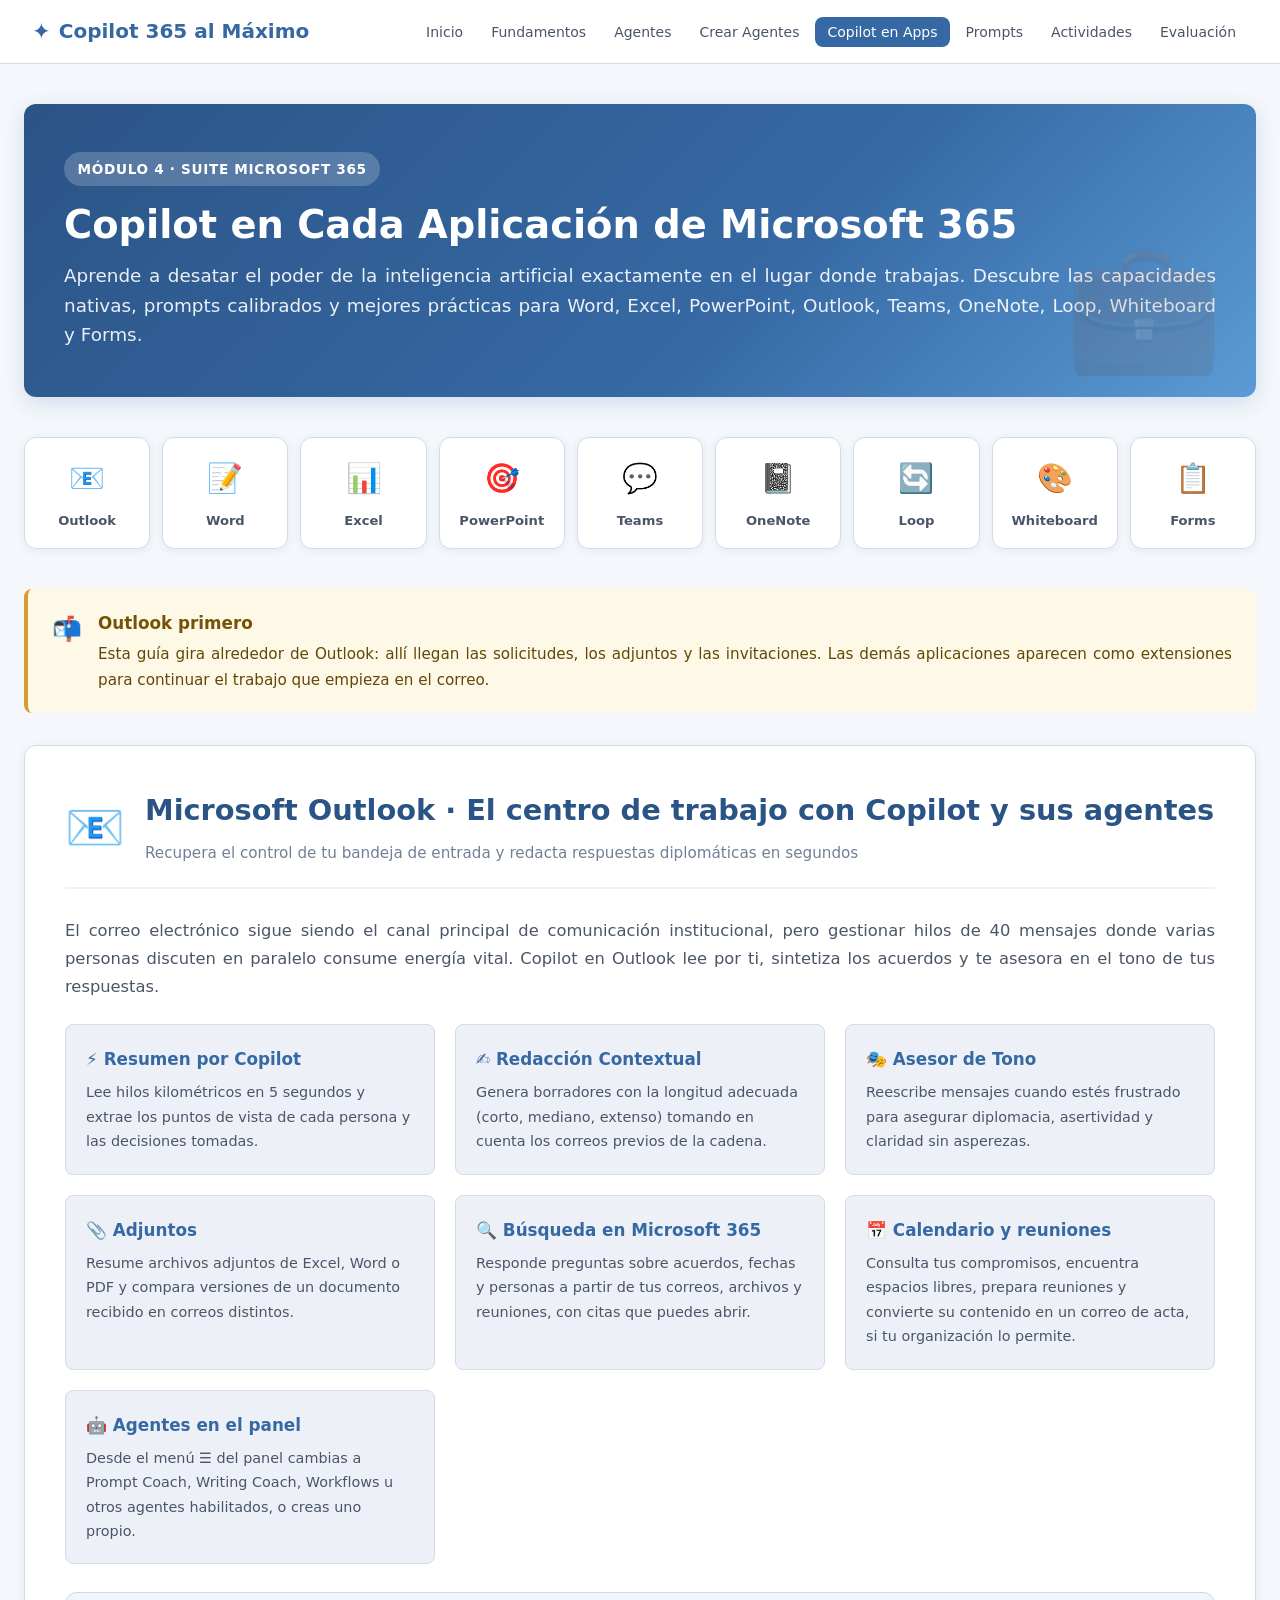
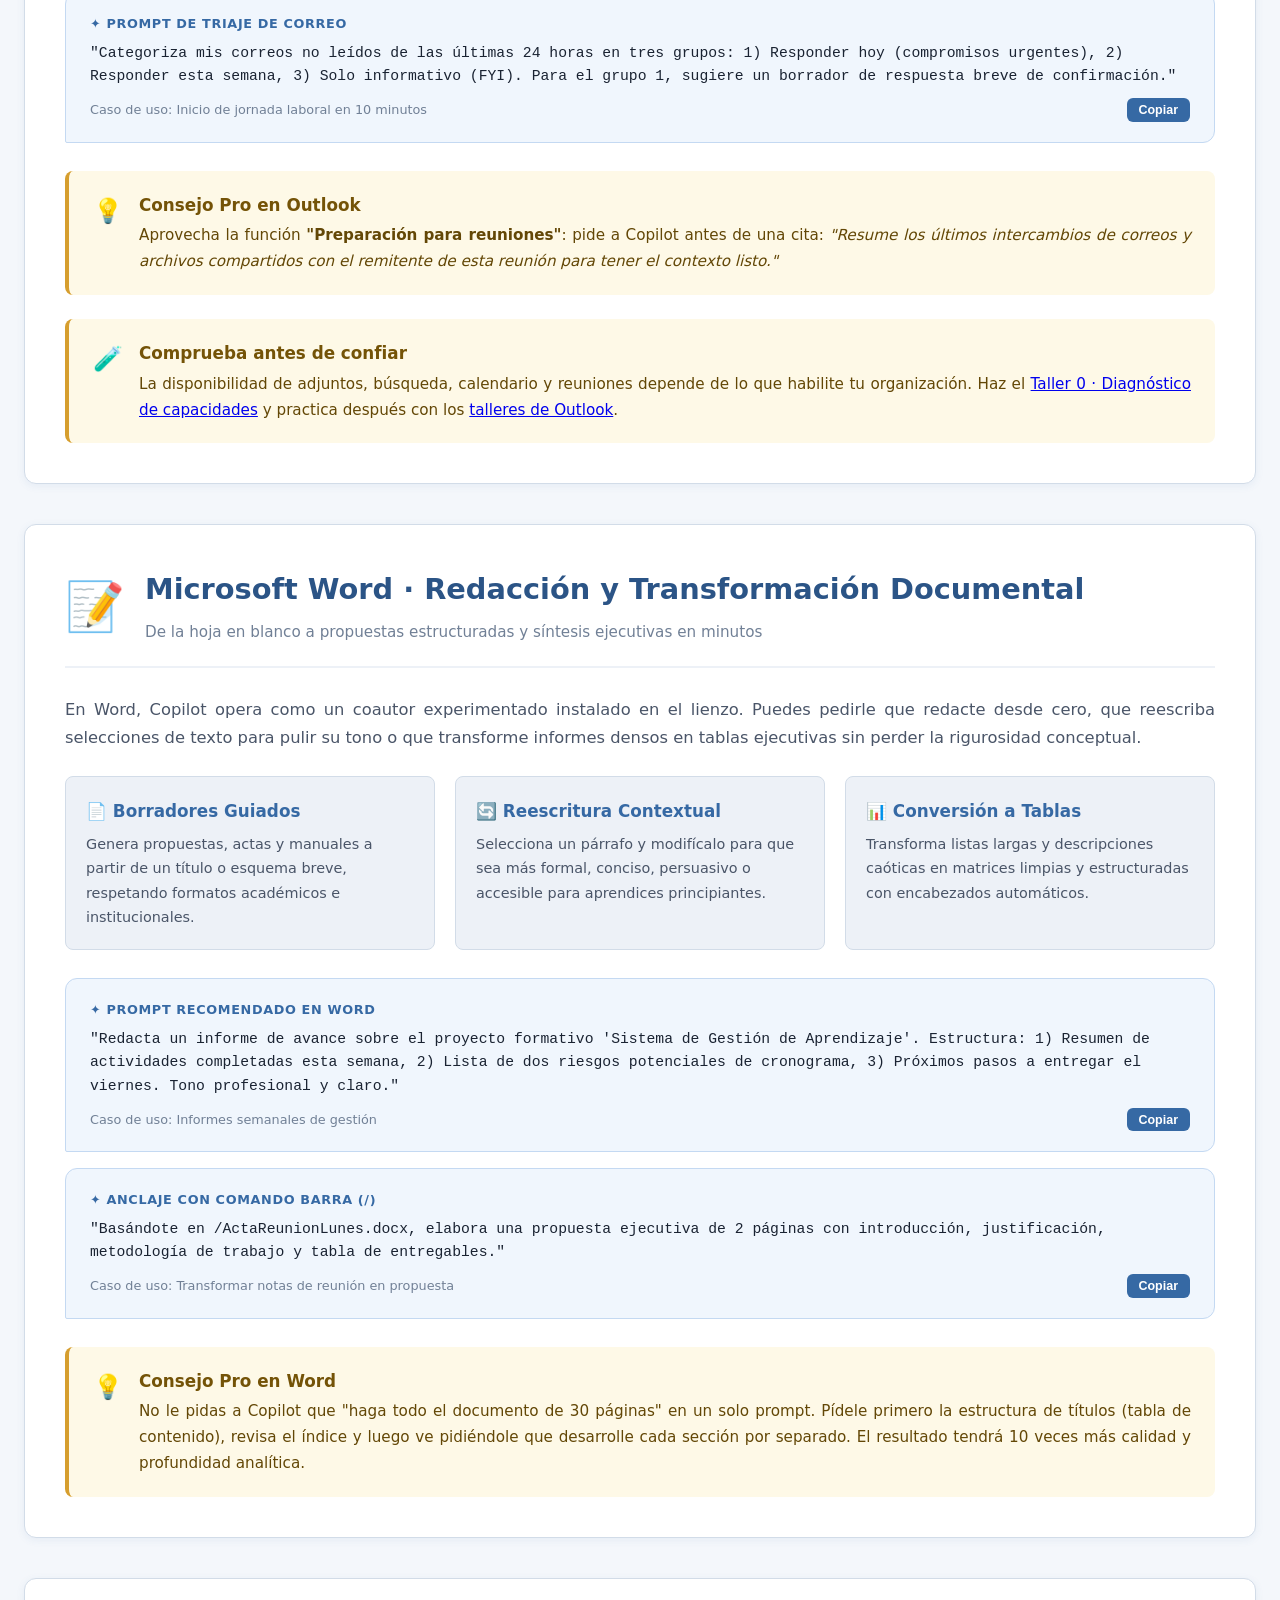
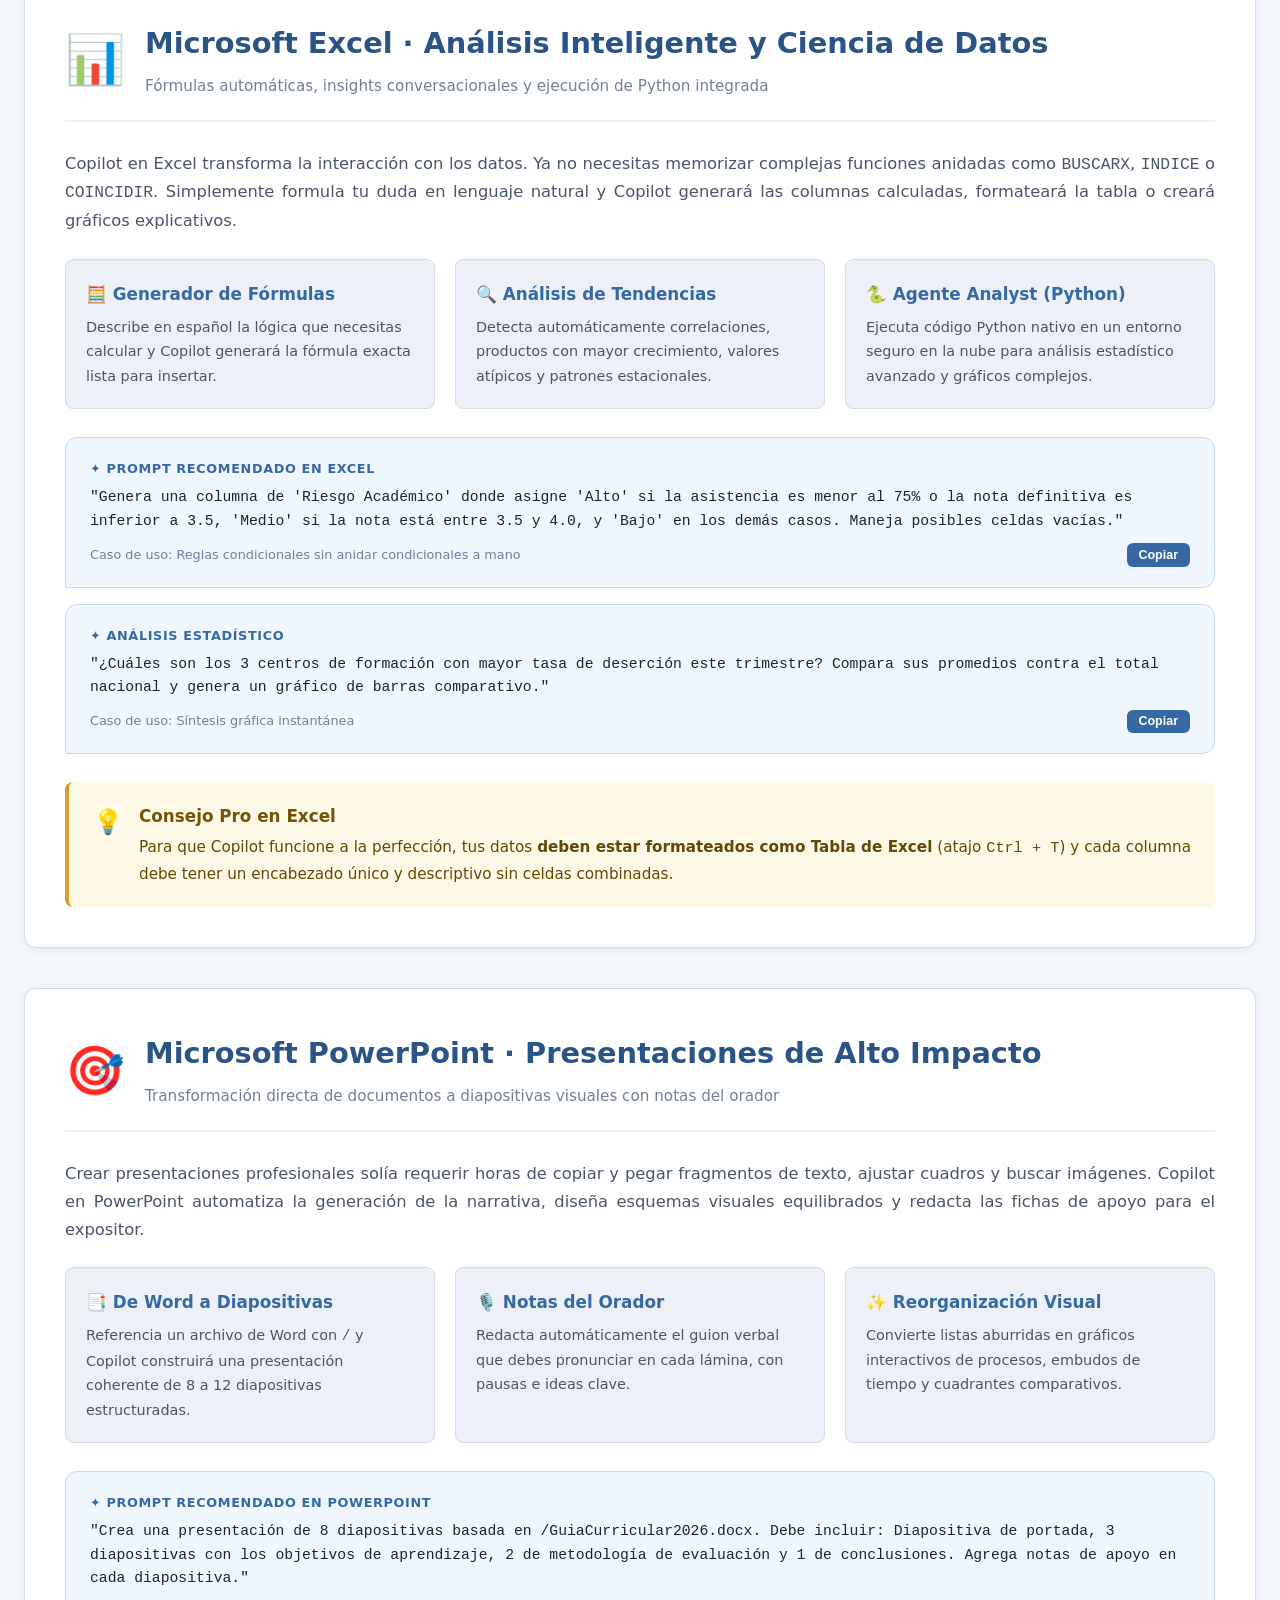
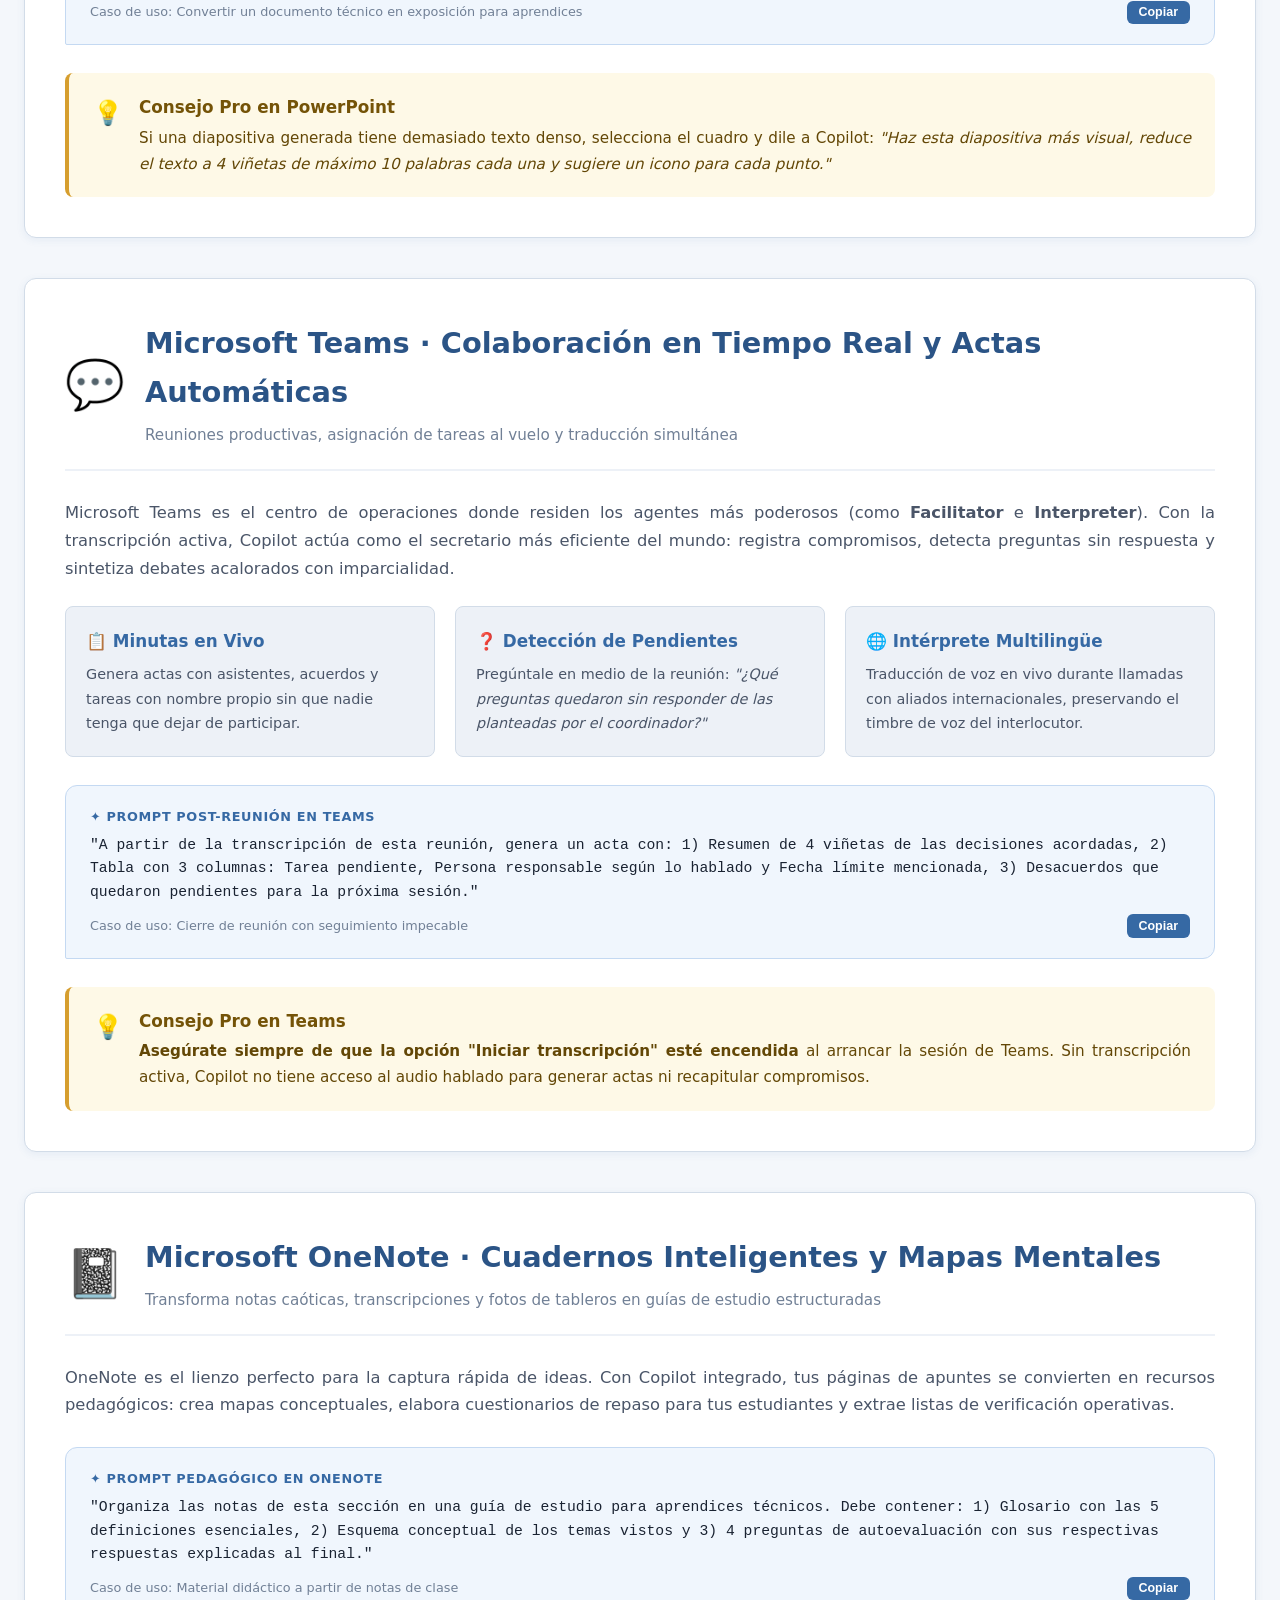
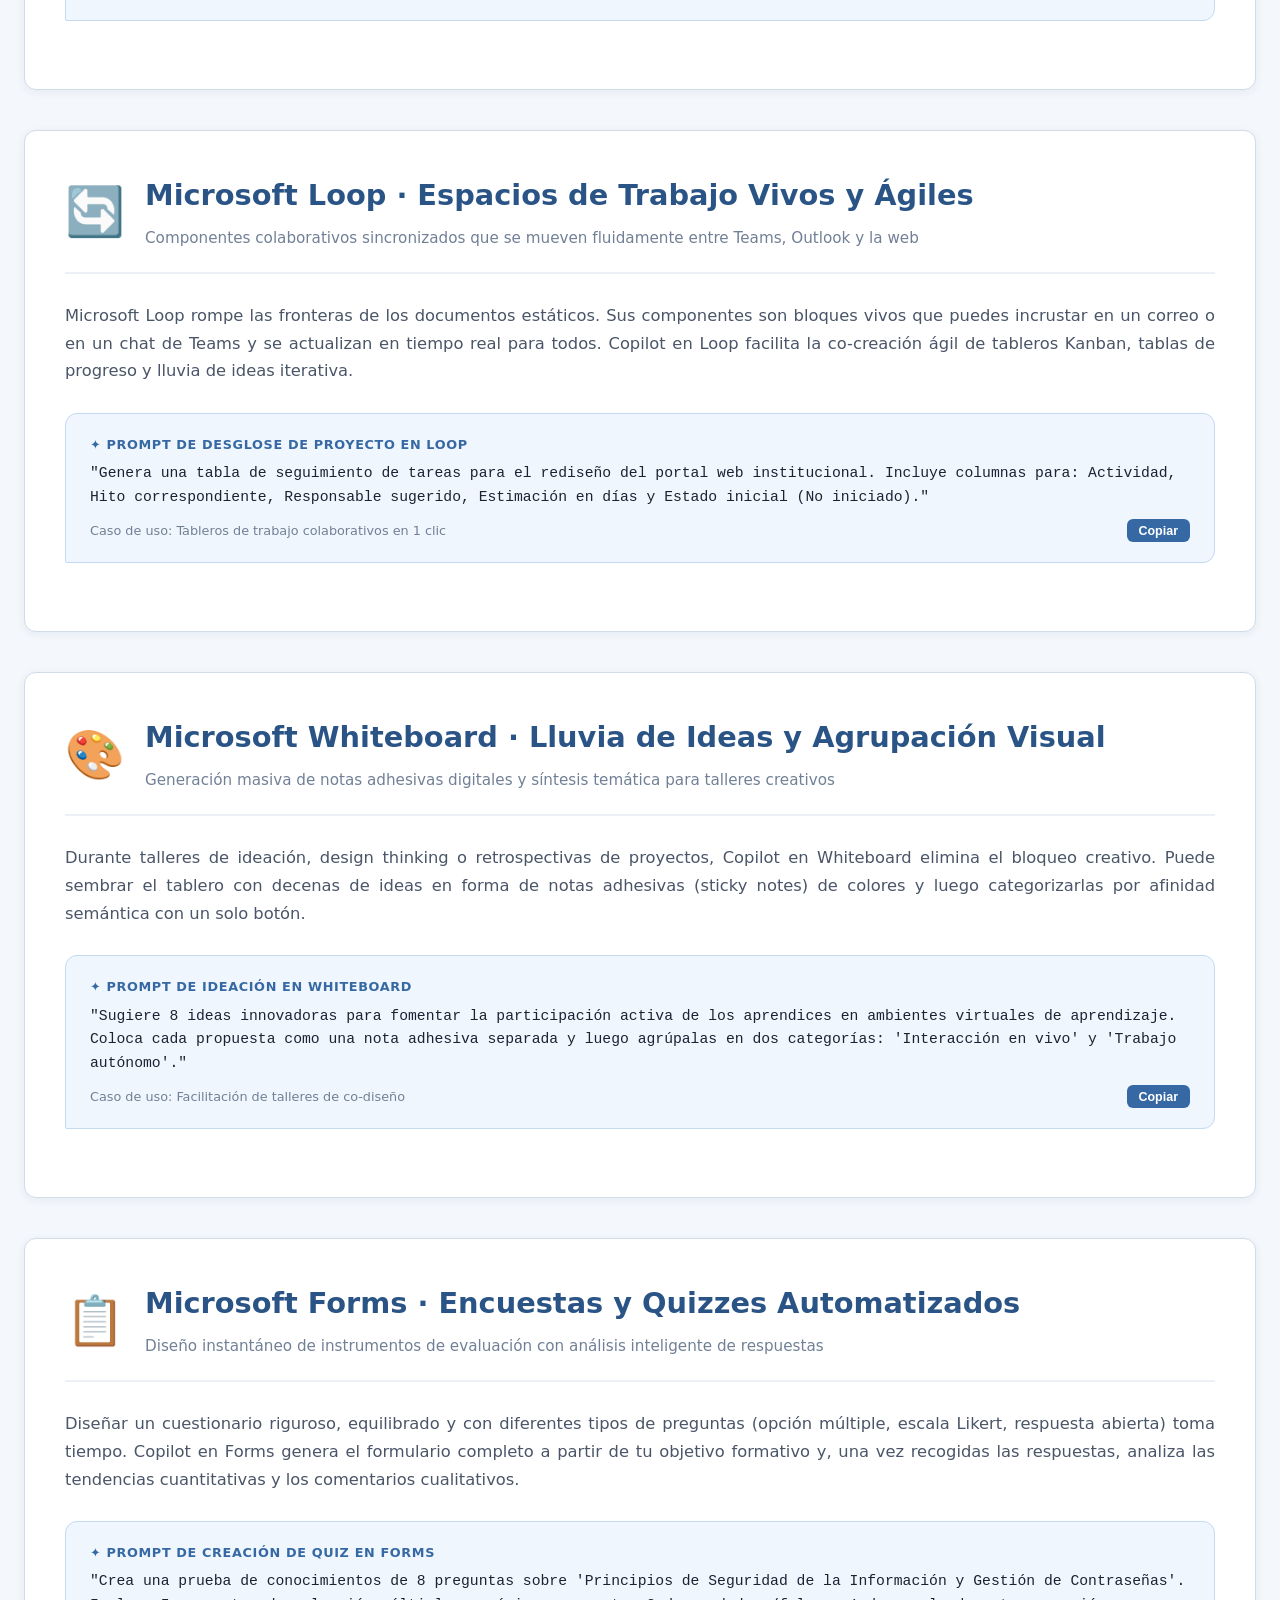
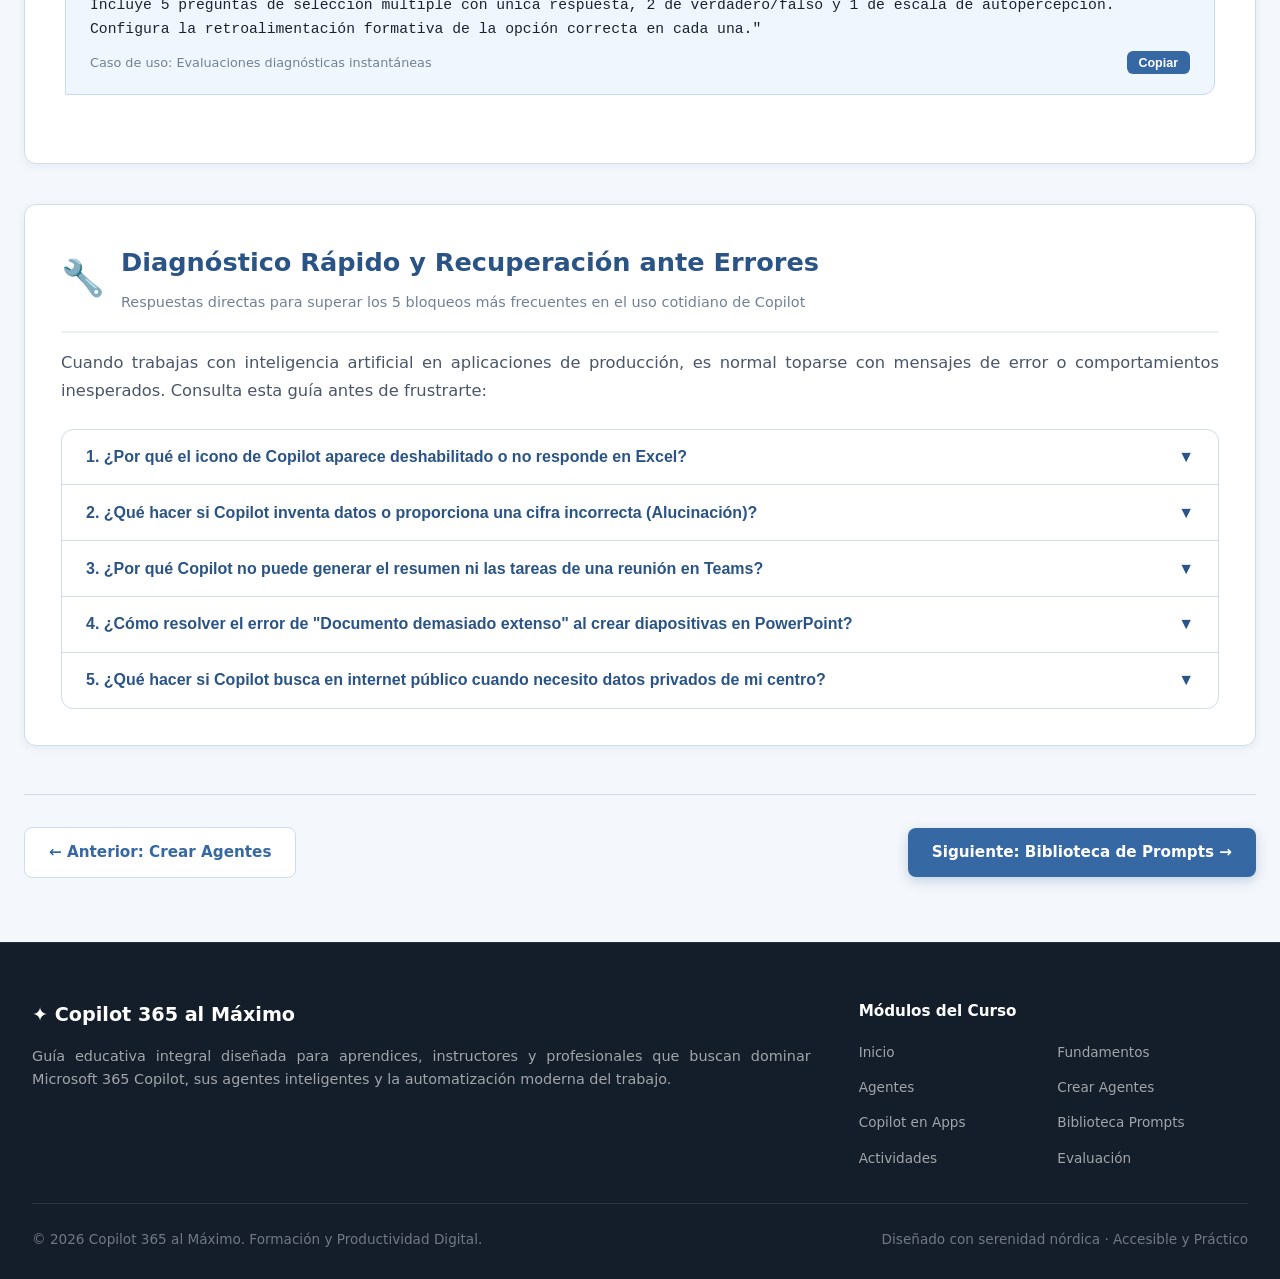
<file: copilot-apps.html>
<!DOCTYPE html>
<html lang="es-CO">
<head>
  <meta charset="UTF-8">
  <meta name="viewport" content="width=device-width, initial-scale=1.0">
  <title>Copilot en las Apps — Copilot 365 al Máximo</title>
  <style>
    *, *::before, *::after { box-sizing: border-box; margin: 0; padding: 0; }

    :root {
      --primary: #3669A4;
      --primary-light: #4A7DB8;
      --primary-dark: #2B5486;
      --accent: #5B9BD5;
      --bg: #F4F7FB;
      --surface: #FFFFFF;
      --surface-alt: #EDF1F7;
      --text-primary: #1A2332;
      --text-secondary: #4A5568;
      --text-muted: #718096;
      --border: #D2DCE8;
      --success: #38A169;
      --warning: #D69E2E;
      --error: #E53E3E;
      --info: #3182CE;
      --radius-card: 12px;
      --radius-btn: 8px;
      --shadow-card: 0 2px 8px rgba(54,105,164,0.08);
      --shadow-hover: 0 4px 16px rgba(54,105,164,0.15);
      --transition: all 0.3s ease;
      --font-main: 'Segoe UI', system-ui, -apple-system, sans-serif;
      --font-code: 'Cascadia Code', 'Fira Code', 'Consolas', monospace;
    }

    html { scroll-behavior: smooth; }
    body {
      font-family: var(--font-main);
      background: var(--bg);
      color: var(--text-primary);
      line-height: 1.7;
      min-height: 100vh;
      display: flex;
      flex-direction: column;
      white-space: normal;
      word-break: normal;
      hyphens: none;
      overflow-wrap: break-word;
    }

    /* ── Navbar ── */
    .navbar {
      position: fixed; top: 0; left: 0; right: 0; z-index: 1000;
      background: rgba(255,255,255,0.94);
      backdrop-filter: blur(12px);
      -webkit-backdrop-filter: blur(12px);
      border-bottom: 1px solid var(--border);
      padding: 0 2rem;
      height: 64px;
      display: flex; align-items: center; justify-content: space-between;
    }
    .navbar-brand {
      font-size: 1.25rem; font-weight: 700; color: var(--primary);
      text-decoration: none; display: flex; align-items: center; gap: .5rem;
      white-space: nowrap;
    }
    .navbar-brand span { font-size: 1.4rem; }
    .nav-links { display: flex; gap: .25rem; align-items: center; flex-wrap: wrap; list-style: none; }
    .nav-links a {
      text-decoration: none; color: var(--text-secondary); font-size: .875rem;
      padding: .45rem .75rem; border-radius: var(--radius-btn);
      transition: var(--transition); white-space: nowrap; font-weight: 500;
    }
    .nav-links a:hover, .nav-links a.active {
      background: var(--primary); color: #fff;
    }
    .hamburger {
      display: none; background: none; border: none; cursor: pointer;
      flex-direction: column; gap: 5px; padding: .5rem;
    }
    .hamburger span {
      display: block; width: 24px; height: 2.5px; background: var(--text-primary);
      border-radius: 2px; transition: var(--transition);
    }

    @media (max-width: 1024px) {
      .nav-links {
        display: none; position: fixed; top: 64px; left: 0; right: 0;
        background: var(--surface); flex-direction: column; padding: 1rem;
        border-bottom: 1px solid var(--border);
        box-shadow: 0 8px 24px rgba(0,0,0,.1);
      }
      .nav-links.open { display: flex; }
      .nav-links a { padding: .75rem 1rem; width: 100%; }
      .hamburger { display: flex; }
    }

    /* ── Main Layout ── */
    main {
      flex: 1; margin-top: 64px;
      padding: 2.5rem 1.5rem 4rem;
      inline-size: 100%; max-inline-size: 100%;
    }
    .container {
      width: 100%; max-width: 100%; margin: 0 auto;
    }

    /* Header */
    .page-header {
      background: linear-gradient(135deg, #2B5486 0%, #3669A4 60%, #5B9BD5 100%);
      color: #fff;
      border-radius: var(--radius-card);
      padding: 3rem 2.5rem;
      margin-bottom: 2.5rem;
      box-shadow: 0 6px 20px rgba(54,105,164,0.18);
      position: relative;
      overflow: hidden;
    }
    .page-header::after {
      content: '💼';
      position: absolute;
      right: 2rem;
      bottom: -1rem;
      font-size: 8rem;
      opacity: 0.12;
      pointer-events: none;
    }
    .badge {
      display: inline-flex;
      align-items: center;
      gap: .4rem;
      background: rgba(255,255,255,0.2);
      backdrop-filter: blur(8px);
      padding: .35rem .85rem;
      border-radius: 20px;
      font-size: .85rem;
      font-weight: 600;
      margin-bottom: 1rem;
      text-transform: uppercase;
      letter-spacing: .05em;
    }
    .page-header h1 {
      font-size: 2.4rem;
      font-weight: 800;
      color: #fff;
      margin-bottom: .8rem;
      line-height: 1.2;
    }
    .page-header p {
      font-size: 1.15rem;
      color: rgba(255,255,255,0.9);
      max-width: 100%;
      line-height: 1.6;
    }

    /* App Navigation Grid */
    .app-selector-grid {
      display: grid;
      grid-template-columns: repeat(auto-fit, minmax(110px, 1fr));
      gap: .75rem;
      margin-bottom: 2.5rem;
    }
    .app-select-btn {
      background: var(--surface);
      border: 1px solid var(--border);
      border-radius: var(--radius-card);
      padding: 1rem .5rem;
      text-align: center;
      text-decoration: none;
      color: var(--text-primary);
      transition: var(--transition);
      display: flex;
      flex-direction: column;
      align-items: center;
      gap: .4rem;
      box-shadow: var(--shadow-card);
    }
    .app-select-btn:hover {
      border-color: var(--primary);
      transform: translateY(-3px);
      box-shadow: var(--shadow-hover);
    }
    .app-select-btn .app-icon {
      font-size: 1.8rem;
    }
    .app-select-btn .app-name {
      font-size: .82rem;
      font-weight: 700;
      color: var(--text-secondary);
    }

    /* App Detail Card */
    .app-card {
      background: var(--surface);
      border: 1px solid var(--border);
      border-radius: var(--radius-card);
      padding: 2.5rem;
      margin-bottom: 2.5rem;
      box-shadow: var(--shadow-card);
      transition: var(--transition);
      position: relative;
    }
    .app-card:hover {
      box-shadow: var(--shadow-hover);
    }
    .app-header {
      display: flex;
      align-items: center;
      gap: 1.25rem;
      margin-bottom: 1.75rem;
      padding-bottom: 1.25rem;
      border-bottom: 2px solid var(--surface-alt);
    }
    .app-main-icon {
      font-size: 3rem;
      line-height: 1;
    }
    .app-title-box h2 {
      font-size: 1.8rem;
      color: var(--primary-dark);
      margin-bottom: .25rem;
    }
    .app-title-box span {
      font-size: .95rem;
      color: var(--text-muted);
      font-weight: 500;
    }

    /* Prose */
    .prose {
      inline-size: 100%;
      max-inline-size: 100%;
      font-size: 1.02rem;
      color: var(--text-secondary);
    }
    @media (min-width: 40rem) {
      .prose p {
        text-align: justify;
        text-align-last: start;
      }
    }
    .prose p {
      margin-bottom: 1.2rem;
    }

    /* Capabilities Grid */
    .capabilities-grid {
      display: grid;
      grid-template-columns: repeat(auto-fit, minmax(280px, 1fr));
      gap: 1.25rem;
      margin: 1.5rem 0;
    }
    .cap-box {
      background: var(--surface-alt);
      border: 1px solid var(--border);
      border-radius: var(--radius-btn);
      padding: 1.25rem;
    }
    .cap-box h4 {
      font-size: 1.05rem;
      color: var(--primary);
      margin-bottom: .4rem;
      display: flex;
      align-items: center;
      gap: .5rem;
    }
    .cap-box p {
      font-size: .9rem;
      color: var(--text-secondary);
      margin-bottom: 0;
    }

    /* Chat bubble prompt */
    .chat-bubble-container {
      margin: 1.75rem 0;
      display: flex;
      flex-direction: column;
      gap: 1rem;
    }
    .chat-bubble {
      background: #F0F6FD;
      border: 1px solid #C4D9F2;
      border-radius: 12px 12px 12px 2px;
      padding: 1.25rem 1.5rem;
      position: relative;
    }
    .chat-bubble-header {
      font-size: .8rem;
      font-weight: 700;
      color: var(--primary);
      text-transform: uppercase;
      letter-spacing: .05em;
      margin-bottom: .4rem;
      display: flex;
      align-items: center;
      gap: .4rem;
    }
    .chat-prompt-text {
      font-family: var(--font-code);
      font-size: .92rem;
      color: #1A2332;
      line-height: 1.6;
    }
    .chat-bubble-footer {
      margin-top: .6rem;
      display: flex;
      justify-content: space-between;
      align-items: center;
      font-size: .8rem;
      color: var(--text-muted);
    }
    .btn-copy-bubble {
      background: var(--primary);
      color: #fff;
      border: none;
      padding: .3rem .75rem;
      border-radius: 6px;
      font-size: .78rem;
      cursor: pointer;
      font-weight: 600;
      transition: var(--transition);
    }
    .btn-copy-bubble:hover {
      background: var(--primary-dark);
    }

    /* Pro tip box */
    .pro-tip {
      background: #FEF9E7;
      border-left: 4px solid var(--warning);
      padding: 1.25rem 1.5rem;
      border-radius: var(--radius-btn);
      margin-top: 1.5rem;
      display: flex;
      gap: 1rem;
      align-items: flex-start;
    }
    .pro-tip-icon {
      font-size: 1.5rem;
      flex-shrink: 0;
    }
    .pro-tip h4 {
      color: #745307;
      font-size: 1.05rem;
      margin-bottom: .25rem;
    }
    .pro-tip p {
      color: #634706;
      font-size: .95rem;
      margin-bottom: 0;
    }

    /* Table Quick Ref */
    .table-container {
      width: 100%;
      overflow-x: auto;
      margin: 2rem 0;
      border: 1px solid var(--border);
      border-radius: var(--radius-card);
      background: var(--surface);
      box-shadow: var(--shadow-card);
    }
    table {
      width: 100%;
      border-collapse: collapse;
      text-align: left;
      font-size: .92rem;
    }
    th {
      background: #2B5486;
      color: #fff;
      padding: 1rem 1.25rem;
      font-weight: 600;
    }
    td {
      padding: 1rem 1.25rem;
      border-bottom: 1px solid var(--border);
      color: var(--text-secondary);
      vertical-align: top;
    }
    tr:last-child td { border-bottom: none; }
    tr:nth-child(even) td { background: #F8FAFD; }

    /* Page Nav */
    .page-nav-bar {
      display: flex;
      justify-content: space-between;
      align-items: center;
      margin-top: 3rem;
      padding-top: 2rem;
      border-top: 1px solid var(--border);
      flex-wrap: wrap;
      gap: 1rem;
    }
    .btn-nav {
      display: inline-flex;
      align-items: center;
      gap: .6rem;
      padding: .75rem 1.5rem;
      border-radius: var(--radius-btn);
      font-weight: 600;
      text-decoration: none;
      transition: var(--transition);
      font-size: .95rem;
    }
    .btn-nav-prev {
      background: var(--surface);
      color: var(--primary);
      border: 1px solid var(--border);
    }
    .btn-nav-prev:hover {
      background: var(--surface-alt);
      border-color: var(--primary);
    }
    .btn-nav-next {
      background: var(--primary);
      color: #fff;
      box-shadow: 0 4px 12px rgba(54,105,164,0.25);
    }
    .btn-nav-next:hover {
      background: var(--primary-dark);
      transform: translateY(-2px);
    }

    /* Footer */
    footer {
      background: #141E2B;
      color: rgba(255, 255, 255, 0.7);
      padding: 3.5rem 2rem 2rem;
      margin-top: auto;
      border-top: 1px solid rgba(255, 255, 255, 0.08);
    }
    .footer-inner {
      max-width: 100%;
      margin: 0 auto;
      display: grid;
      grid-template-columns: 2fr 1fr;
      gap: 3rem;
      padding-bottom: 2rem;
    }
    @media (max-width: 768px) {
      .footer-inner { grid-template-columns: 1fr; gap: 2rem; }
    }
    .footer-brand {
      font-size: 1.2rem;
      font-weight: 700;
      color: #fff;
      margin-bottom: .8rem;
    }
    .footer-desc {
      font-size: .9rem;
      line-height: 1.6;
      color: rgba(255, 255, 255, 0.6);
    }
    .footer-nav-links {
      display: grid;
      grid-template-columns: 1fr 1fr;
      gap: .5rem;
      list-style: none;
    }
    .footer-nav-links a {
      font-size: .85rem;
      color: rgba(255, 255, 255, 0.6);
      text-decoration: none;
      transition: color 0.2s;
    }
    .footer-nav-links a:hover {
      color: #5B9BD5;
    }
    .footer-bottom {
      max-width: 1320px;
      margin: 0 auto;
      padding-top: 1.5rem;
      border-top: 1px solid rgba(255, 255, 255, 0.1);
      display: flex;
      justify-content: space-between;
      font-size: .85rem;
      color: rgba(255, 255, 255, 0.4);
      flex-wrap: wrap;
      gap: .75rem;
    }
  
    /* Accordion & Diagnostics */
    .troubleshoot-card {
      background: var(--surface);
      border: 1px solid var(--border);
      border-radius: var(--radius-card);
      padding: 2.25rem;
      margin-bottom: 2.5rem;
      box-shadow: var(--shadow-card);
    }
    .accordion {
      border: 1px solid var(--border);
      border-radius: var(--radius-card);
      overflow: hidden;
      margin-top: 1.5rem;
      background: var(--surface);
    }
    .accordion-item {
      border-bottom: 1px solid var(--border);
    }
    .accordion-item:last-child {
      border-bottom: none;
    }
    .accordion-header {
      width: 100%;
      text-align: left;
      padding: 1.15rem 1.5rem;
      background: none;
      border: none;
      cursor: pointer;
      display: flex;
      justify-content: space-between;
      align-items: center;
      font-size: 1rem;
      font-weight: 600;
      color: var(--primary-dark);
      transition: background 0.2s ease;
    }
    .accordion-header:hover {
      background: var(--surface-alt);
    }
    .accordion-icon {
      font-size: 1rem;
      transition: transform 0.3s ease;
    }
    .accordion-header.active .accordion-icon {
      transform: rotate(180deg);
    }
    .accordion-content {
      display: none;
      padding: 1.25rem 1.5rem 1.5rem;
      background: #FDFEFE;
      color: var(--text-secondary);
      border-top: 1px solid var(--surface-alt);
      font-size: .95rem;
      line-height: 1.6;
    }
    .accordion-content.open {
      display: block;
    }

    @media (prefers-reduced-motion: reduce) {
      *, *::before, *::after {
        animation-duration: 0.01ms !important;
        animation-iteration-count: 1 !important;
        transition-duration: 0.01ms !important;
        scroll-behavior: auto !important;
      }
    }
  </style>
<link rel="stylesheet" href="devbrain-prose.css" data-devbrain-prose>
<script defer src="devbrain-prose.js" data-devbrain-prose-runtime></script>
</head>
<body>

  <!-- Navbar -->
  <nav class="navbar">
    <a href="index.html" class="navbar-brand">
      <span>✦</span> Copilot 365 al Máximo
    </a>
    <ul class="nav-links" id="nav-links">
      <li><a href="index.html">Inicio</a></li>
      <li><a href="fundamentos.html">Fundamentos</a></li>
      <li><a href="agentes-preconstruidos.html">Agentes</a></li>
      <li><a href="creacion-agentes.html">Crear Agentes</a></li>
      <li><a href="copilot-apps.html" class="active">Copilot en Apps</a></li>
      <li><a href="prompts.html">Prompts</a></li>
      <li><a href="actividades.html">Actividades</a></li>
      <li><a href="evaluacion.html">Evaluación</a></li>
    </ul>
    <button type="button" class="hamburger" id="hamburger" aria-label="Abrir menú de navegación">
      <span></span>
      <span></span>
      <span></span>
    </button>
  </nav>

  <!-- Main Content -->
  <main>
    <div class="container">

      <!-- Header -->
      <header class="page-header">
        <div class="badge">Módulo 4 · Suite Microsoft 365</div>
        <h1>Copilot en Cada Aplicación de Microsoft 365</h1>
        <p>Aprende a desatar el poder de la inteligencia artificial exactamente en el lugar donde trabajas. Descubre las capacidades nativas, prompts calibrados y mejores prácticas para Word, Excel, PowerPoint, Outlook, Teams, OneNote, Loop, Whiteboard y Forms.</p>
      </header>

      <!-- App Jump Buttons -->
      <div class="app-selector-grid">
        <a href="#app-outlook" class="app-select-btn">
          <span class="app-icon">📧</span>
          <span class="app-name">Outlook</span>
        </a>
        <a href="#app-word" class="app-select-btn">
          <span class="app-icon">📝</span>
          <span class="app-name">Word</span>
        </a>
        <a href="#app-excel" class="app-select-btn">
          <span class="app-icon">📊</span>
          <span class="app-name">Excel</span>
        </a>
        <a href="#app-powerpoint" class="app-select-btn">
          <span class="app-icon">🎯</span>
          <span class="app-name">PowerPoint</span>
        </a>
        <a href="#app-teams" class="app-select-btn">
          <span class="app-icon">💬</span>
          <span class="app-name">Teams</span>
        </a>
        <a href="#app-onenote" class="app-select-btn">
          <span class="app-icon">📓</span>
          <span class="app-name">OneNote</span>
        </a>
        <a href="#app-loop" class="app-select-btn">
          <span class="app-icon">🔄</span>
          <span class="app-name">Loop</span>
        </a>
        <a href="#app-whiteboard" class="app-select-btn">
          <span class="app-icon">🎨</span>
          <span class="app-name">Whiteboard</span>
        </a>
        <a href="#app-forms" class="app-select-btn">
          <span class="app-icon">📋</span>
          <span class="app-name">Forms</span>
        </a>
      </div>

      <div class="pro-tip" style="margin-bottom:2rem;">
        <div class="pro-tip-icon">📬</div>
        <div>
          <h4>Outlook primero</h4>
          <p>Esta guía gira alrededor de Outlook: allí llegan las solicitudes, los adjuntos y las invitaciones. Las demás aplicaciones aparecen como extensiones para continuar el trabajo que empieza en el correo.</p>
        </div>
      </div>

      <!-- 0. OUTLOOK -->
      <section class="app-card" id="app-outlook">
        <div class="app-header">
          <div class="app-main-icon">📧</div>
          <div class="app-title-box">
            <h2>Microsoft Outlook · El centro de trabajo con Copilot y sus agentes</h2>
            <span>Recupera el control de tu bandeja de entrada y redacta respuestas diplomáticas en segundos</span>
          </div>
        </div>

        <div class="prose">
          <p>El correo electrónico sigue siendo el canal principal de comunicación institucional, pero gestionar hilos de 40 mensajes donde varias personas discuten en paralelo consume energía vital. Copilot en Outlook lee por ti, sintetiza los acuerdos y te asesora en el tono de tus respuestas.</p>

          <div class="capabilities-grid">
            <div class="cap-box">
              <h4>⚡ Resumen por Copilot</h4>
              <p>Lee hilos kilométricos en 5 segundos y extrae los puntos de vista de cada persona y las decisiones tomadas.</p>
            </div>
            <div class="cap-box">
              <h4>✍️ Redacción Contextual</h4>
              <p>Genera borradores con la longitud adecuada (corto, mediano, extenso) tomando en cuenta los correos previos de la cadena.</p>
            </div>
            <div class="cap-box">
              <h4>🎭 Asesor de Tono</h4>
              <p>Reescribe mensajes cuando estés frustrado para asegurar diplomacia, asertividad y claridad sin asperezas.</p>
            </div>
            <div class="cap-box">
              <h4>📎 Adjuntos</h4>
              <p>Resume archivos adjuntos de Excel, Word o PDF y compara versiones de un documento recibido en correos distintos.</p>
            </div>
            <div class="cap-box">
              <h4>🔍 Búsqueda en Microsoft 365</h4>
              <p>Responde preguntas sobre acuerdos, fechas y personas a partir de tus correos, archivos y reuniones, con citas que puedes abrir.</p>
            </div>
            <div class="cap-box">
              <h4>📅 Calendario y reuniones</h4>
              <p>Consulta tus compromisos, encuentra espacios libres, prepara reuniones y convierte su contenido en un correo de acta, si tu organización lo permite.</p>
            </div>
            <div class="cap-box">
              <h4>🤖 Agentes en el panel</h4>
              <p>Desde el menú ☰ del panel cambias a Prompt Coach, Writing Coach, Workflows u otros agentes habilitados, o creas uno propio.</p>
            </div>
          </div>

          <div class="chat-bubble-container">
            <div class="chat-bubble">
              <div class="chat-bubble-header">✦ Prompt de Triaje de Correo</div>
              <div class="chat-prompt-text" id="p-mail-1">"Categoriza mis correos no leídos de las últimas 24 horas en tres grupos: 1) Responder hoy (compromisos urgentes), 2) Responder esta semana, 3) Solo informativo (FYI). Para el grupo 1, sugiere un borrador de respuesta breve de confirmación."</div>
              <div class="chat-bubble-footer">
                <span>Caso de uso: Inicio de jornada laboral en 10 minutos</span>
                <button type="button" class="btn-copy-bubble" onclick="copyPromptText('p-mail-1', this)">Copiar</button>
              </div>
            </div>
          </div>

          <div class="pro-tip">
            <div class="pro-tip-icon">💡</div>
            <div>
              <h4>Consejo Pro en Outlook</h4>
              <p>Aprovecha la función <strong>"Preparación para reuniones"</strong>: pide a Copilot antes de una cita: <em>"Resume los últimos intercambios de correos y archivos compartidos con el remitente de esta reunión para tener el contexto listo."</em></p>
            </div>
          </div>
          <div class="pro-tip">
            <div class="pro-tip-icon">🧪</div>
            <div>
              <h4>Comprueba antes de confiar</h4>
              <p>La disponibilidad de adjuntos, búsqueda, calendario y reuniones depende de lo que habilite tu organización. Haz el <a href="actividades.html#act-15">Taller 0 · Diagnóstico de capacidades</a> y practica después con los <a href="actividades.html#bloque-outlook">talleres de Outlook</a>.</p>
            </div>
          </div>
        </div>
      </section>

      <!-- 1. WORD -->
      <section class="app-card" id="app-word">
        <div class="app-header">
          <div class="app-main-icon">📝</div>
          <div class="app-title-box">
            <h2>Microsoft Word · Redacción y Transformación Documental</h2>
            <span>De la hoja en blanco a propuestas estructuradas y síntesis ejecutivas en minutos</span>
          </div>
        </div>

        <div class="prose">
          <p>En Word, Copilot opera como un coautor experimentado instalado en el lienzo. Puedes pedirle que redacte desde cero, que reescriba selecciones de texto para pulir su tono o que transforme informes densos en tablas ejecutivas sin perder la rigurosidad conceptual.</p>

          <div class="capabilities-grid">
            <div class="cap-box">
              <h4>📄 Borradores Guiados</h4>
              <p>Genera propuestas, actas y manuales a partir de un título o esquema breve, respetando formatos académicos e institucionales.</p>
            </div>
            <div class="cap-box">
              <h4>🔄 Reescritura Contextual</h4>
              <p>Selecciona un párrafo y modifícalo para que sea más formal, conciso, persuasivo o accesible para aprendices principiantes.</p>
            </div>
            <div class="cap-box">
              <h4>📊 Conversión a Tablas</h4>
              <p>Transforma listas largas y descripciones caóticas en matrices limpias y estructuradas con encabezados automáticos.</p>
            </div>
          </div>

          <div class="chat-bubble-container">
            <div class="chat-bubble">
              <div class="chat-bubble-header">✦ Prompt Recomendado en Word</div>
              <div class="chat-prompt-text" id="p-word-1">"Redacta un informe de avance sobre el proyecto formativo 'Sistema de Gestión de Aprendizaje'. Estructura: 1) Resumen de actividades completadas esta semana, 2) Lista de dos riesgos potenciales de cronograma, 3) Próximos pasos a entregar el viernes. Tono profesional y claro."</div>
              <div class="chat-bubble-footer">
                <span>Caso de uso: Informes semanales de gestión</span>
                <button type="button" class="btn-copy-bubble" onclick="copyPromptText('p-word-1', this)">Copiar</button>
              </div>
            </div>

            <div class="chat-bubble">
              <div class="chat-bubble-header">✦ Anclaje con Comando Barra (/)</div>
              <div class="chat-prompt-text" id="p-word-2">"Basándote en /ActaReunionLunes.docx, elabora una propuesta ejecutiva de 2 páginas con introducción, justificación, metodología de trabajo y tabla de entregables."</div>
              <div class="chat-bubble-footer">
                <span>Caso de uso: Transformar notas de reunión en propuesta</span>
                <button type="button" class="btn-copy-bubble" onclick="copyPromptText('p-word-2', this)">Copiar</button>
              </div>
            </div>
          </div>

          <div class="pro-tip">
            <div class="pro-tip-icon">💡</div>
            <div>
              <h4>Consejo Pro en Word</h4>
              <p>No le pidas a Copilot que "haga todo el documento de 30 páginas" en un solo prompt. Pídele primero la estructura de títulos (tabla de contenido), revisa el índice y luego ve pidiéndole que desarrolle cada sección por separado. El resultado tendrá 10 veces más calidad y profundidad analítica.</p>
            </div>
          </div>
        </div>
      </section>

      <!-- 2. EXCEL -->
      <section class="app-card" id="app-excel">
        <div class="app-header">
          <div class="app-main-icon">📊</div>
          <div class="app-title-box">
            <h2>Microsoft Excel · Análisis Inteligente y Ciencia de Datos</h2>
            <span>Fórmulas automáticas, insights conversacionales y ejecución de Python integrada</span>
          </div>
        </div>

        <div class="prose">
          <p>Copilot en Excel transforma la interacción con los datos. Ya no necesitas memorizar complejas funciones anidadas como <code>BUSCARX</code>, <code>INDICE</code> o <code>COINCIDIR</code>. Simplemente formula tu duda en lenguaje natural y Copilot generará las columnas calculadas, formateará la tabla o creará gráficos explicativos.</p>

          <div class="capabilities-grid">
            <div class="cap-box">
              <h4>🧮 Generador de Fórmulas</h4>
              <p>Describe en español la lógica que necesitas calcular y Copilot generará la fórmula exacta lista para insertar.</p>
            </div>
            <div class="cap-box">
              <h4>🔍 Análisis de Tendencias</h4>
              <p>Detecta automáticamente correlaciones, productos con mayor crecimiento, valores atípicos y patrones estacionales.</p>
            </div>
            <div class="cap-box">
              <h4>🐍 Agente Analyst (Python)</h4>
              <p>Ejecuta código Python nativo en un entorno seguro en la nube para análisis estadístico avanzado y gráficos complejos.</p>
            </div>
          </div>

          <div class="chat-bubble-container">
            <div class="chat-bubble">
              <div class="chat-bubble-header">✦ Prompt Recomendado en Excel</div>
              <div class="chat-prompt-text" id="p-excel-1">"Genera una columna de 'Riesgo Académico' donde asigne 'Alto' si la asistencia es menor al 75% o la nota definitiva es inferior a 3.5, 'Medio' si la nota está entre 3.5 y 4.0, y 'Bajo' en los demás casos. Maneja posibles celdas vacías."</div>
              <div class="chat-bubble-footer">
                <span>Caso de uso: Reglas condicionales sin anidar condicionales a mano</span>
                <button type="button" class="btn-copy-bubble" onclick="copyPromptText('p-excel-1', this)">Copiar</button>
              </div>
            </div>

            <div class="chat-bubble">
              <div class="chat-bubble-header">✦ Análisis Estadístico</div>
              <div class="chat-prompt-text" id="p-excel-2">"¿Cuáles son los 3 centros de formación con mayor tasa de deserción este trimestre? Compara sus promedios contra el total nacional y genera un gráfico de barras comparativo."</div>
              <div class="chat-bubble-footer">
                <span>Caso de uso: Síntesis gráfica instantánea</span>
                <button type="button" class="btn-copy-bubble" onclick="copyPromptText('p-excel-2', this)">Copiar</button>
              </div>
            </div>
          </div>

          <div class="pro-tip">
            <div class="pro-tip-icon">💡</div>
            <div>
              <h4>Consejo Pro en Excel</h4>
              <p>Para que Copilot funcione a la perfección, tus datos <strong>deben estar formateados como Tabla de Excel</strong> (atajo <code>Ctrl + T</code>) y cada columna debe tener un encabezado único y descriptivo sin celdas combinadas.</p>
            </div>
          </div>
        </div>
      </section>

      <!-- 3. POWERPOINT -->
      <section class="app-card" id="app-powerpoint">
        <div class="app-header">
          <div class="app-main-icon">🎯</div>
          <div class="app-title-box">
            <h2>Microsoft PowerPoint · Presentaciones de Alto Impacto</h2>
            <span>Transformación directa de documentos a diapositivas visuales con notas del orador</span>
          </div>
        </div>

        <div class="prose">
          <p>Crear presentaciones profesionales solía requerir horas de copiar y pegar fragmentos de texto, ajustar cuadros y buscar imágenes. Copilot en PowerPoint automatiza la generación de la narrativa, diseña esquemas visuales equilibrados y redacta las fichas de apoyo para el expositor.</p>

          <div class="capabilities-grid">
            <div class="cap-box">
              <h4>📑 De Word a Diapositivas</h4>
              <p>Referencia un archivo de Word con <code>/</code> y Copilot construirá una presentación coherente de 8 a 12 diapositivas estructuradas.</p>
            </div>
            <div class="cap-box">
              <h4>🎙️ Notas del Orador</h4>
              <p>Redacta automáticamente el guion verbal que debes pronunciar en cada lámina, con pausas e ideas clave.</p>
            </div>
            <div class="cap-box">
              <h4>✨ Reorganización Visual</h4>
              <p>Convierte listas aburridas en gráficos interactivos de procesos, embudos de tiempo y cuadrantes comparativos.</p>
            </div>
          </div>

          <div class="chat-bubble-container">
            <div class="chat-bubble">
              <div class="chat-bubble-header">✦ Prompt Recomendado en PowerPoint</div>
              <div class="chat-prompt-text" id="p-ppt-1">"Crea una presentación de 8 diapositivas basada en /GuiaCurricular2026.docx. Debe incluir: Diapositiva de portada, 3 diapositivas con los objetivos de aprendizaje, 2 de metodología de evaluación y 1 de conclusiones. Agrega notas de apoyo en cada diapositiva."</div>
              <div class="chat-bubble-footer">
                <span>Caso de uso: Convertir un documento técnico en exposición para aprendices</span>
                <button type="button" class="btn-copy-bubble" onclick="copyPromptText('p-ppt-1', this)">Copiar</button>
              </div>
            </div>
          </div>

          <div class="pro-tip">
            <div class="pro-tip-icon">💡</div>
            <div>
              <h4>Consejo Pro en PowerPoint</h4>
              <p>Si una diapositiva generada tiene demasiado texto denso, selecciona el cuadro y dile a Copilot: <em>"Haz esta diapositiva más visual, reduce el texto a 4 viñetas de máximo 10 palabras cada una y sugiere un icono para cada punto."</em></p>
            </div>
          </div>
        </div>
      </section>

      <!-- 5. TEAMS -->
      <section class="app-card" id="app-teams">
        <div class="app-header">
          <div class="app-main-icon">💬</div>
          <div class="app-title-box">
            <h2>Microsoft Teams · Colaboración en Tiempo Real y Actas Automáticas</h2>
            <span>Reuniones productivas, asignación de tareas al vuelo y traducción simultánea</span>
          </div>
        </div>

        <div class="prose">
          <p>Microsoft Teams es el centro de operaciones donde residen los agentes más poderosos (como <strong>Facilitator</strong> e <strong>Interpreter</strong>). Con la transcripción activa, Copilot actúa como el secretario más eficiente del mundo: registra compromisos, detecta preguntas sin respuesta y sintetiza debates acalorados con imparcialidad.</p>

          <div class="capabilities-grid">
            <div class="cap-box">
              <h4>📋 Minutas en Vivo</h4>
              <p>Genera actas con asistentes, acuerdos y tareas con nombre propio sin que nadie tenga que dejar de participar.</p>
            </div>
            <div class="cap-box">
              <h4>❓ Detección de Pendientes</h4>
              <p>Pregúntale en medio de la reunión: <em>"¿Qué preguntas quedaron sin responder de las planteadas por el coordinador?"</em></p>
            </div>
            <div class="cap-box">
              <h4>🌐 Intérprete Multilingüe</h4>
              <p>Traducción de voz en vivo durante llamadas con aliados internacionales, preservando el timbre de voz del interlocutor.</p>
            </div>
          </div>

          <div class="chat-bubble-container">
            <div class="chat-bubble">
              <div class="chat-bubble-header">✦ Prompt Post-Reunión en Teams</div>
              <div class="chat-prompt-text" id="p-teams-1">"A partir de la transcripción de esta reunión, genera un acta con: 1) Resumen de 4 viñetas de las decisiones acordadas, 2) Tabla con 3 columnas: Tarea pendiente, Persona responsable según lo hablado y Fecha límite mencionada, 3) Desacuerdos que quedaron pendientes para la próxima sesión."</div>
              <div class="chat-bubble-footer">
                <span>Caso de uso: Cierre de reunión con seguimiento impecable</span>
                <button type="button" class="btn-copy-bubble" onclick="copyPromptText('p-teams-1', this)">Copiar</button>
              </div>
            </div>
          </div>

          <div class="pro-tip">
            <div class="pro-tip-icon">💡</div>
            <div>
              <h4>Consejo Pro en Teams</h4>
              <p><strong>Asegúrate siempre de que la opción "Iniciar transcripción" esté encendida</strong> al arrancar la sesión de Teams. Sin transcripción activa, Copilot no tiene acceso al audio hablado para generar actas ni recapitular compromisos.</p>
            </div>
          </div>
        </div>
      </section>

      <!-- 6. ONENOTE -->
      <section class="app-card" id="app-onenote">
        <div class="app-header">
          <div class="app-main-icon">📓</div>
          <div class="app-title-box">
            <h2>Microsoft OneNote · Cuadernos Inteligentes y Mapas Mentales</h2>
            <span>Transforma notas caóticas, transcripciones y fotos de tableros en guías de estudio estructuradas</span>
          </div>
        </div>

        <div class="prose">
          <p>OneNote es el lienzo perfecto para la captura rápida de ideas. Con Copilot integrado, tus páginas de apuntes se convierten en recursos pedagógicos: crea mapas conceptuales, elabora cuestionarios de repaso para tus estudiantes y extrae listas de verificación operativas.</p>

          <div class="chat-bubble-container">
            <div class="chat-bubble">
              <div class="chat-bubble-header">✦ Prompt Pedagógico en OneNote</div>
              <div class="chat-prompt-text" id="p-one-1">"Organiza las notas de esta sección en una guía de estudio para aprendices técnicos. Debe contener: 1) Glosario con las 5 definiciones esenciales, 2) Esquema conceptual de los temas vistos y 3) 4 preguntas de autoevaluación con sus respectivas respuestas explicadas al final."</div>
              <div class="chat-bubble-footer">
                <span>Caso de uso: Material didáctico a partir de notas de clase</span>
                <button type="button" class="btn-copy-bubble" onclick="copyPromptText('p-one-1', this)">Copiar</button>
              </div>
            </div>
          </div>
        </div>
      </section>

      <!-- 7. LOOP -->
      <section class="app-card" id="app-loop">
        <div class="app-header">
          <div class="app-main-icon">🔄</div>
          <div class="app-title-box">
            <h2>Microsoft Loop · Espacios de Trabajo Vivos y Ágiles</h2>
            <span>Componentes colaborativos sincronizados que se mueven fluidamente entre Teams, Outlook y la web</span>
          </div>
        </div>

        <div class="prose">
          <p>Microsoft Loop rompe las fronteras de los documentos estáticos. Sus componentes son bloques vivos que puedes incrustar en un correo o en un chat de Teams y se actualizan en tiempo real para todos. Copilot en Loop facilita la co-creación ágil de tableros Kanban, tablas de progreso y lluvia de ideas iterativa.</p>

          <div class="chat-bubble-container">
            <div class="chat-bubble">
              <div class="chat-bubble-header">✦ Prompt de Desglose de Proyecto en Loop</div>
              <div class="chat-prompt-text" id="p-loop-1">"Genera una tabla de seguimiento de tareas para el rediseño del portal web institucional. Incluye columnas para: Actividad, Hito correspondiente, Responsable sugerido, Estimación en días y Estado inicial (No iniciado)."</div>
              <div class="chat-bubble-footer">
                <span>Caso de uso: Tableros de trabajo colaborativos en 1 clic</span>
                <button type="button" class="btn-copy-bubble" onclick="copyPromptText('p-loop-1', this)">Copiar</button>
              </div>
            </div>
          </div>
        </div>
      </section>

      <!-- 8. WHITEBOARD -->
      <section class="app-card" id="app-whiteboard">
        <div class="app-header">
          <div class="app-main-icon">🎨</div>
          <div class="app-title-box">
            <h2>Microsoft Whiteboard · Lluvia de Ideas y Agrupación Visual</h2>
            <span>Generación masiva de notas adhesivas digitales y síntesis temática para talleres creativos</span>
          </div>
        </div>

        <div class="prose">
          <p>Durante talleres de ideación, design thinking o retrospectivas de proyectos, Copilot en Whiteboard elimina el bloqueo creativo. Puede sembrar el tablero con decenas de ideas en forma de notas adhesivas (sticky notes) de colores y luego categorizarlas por afinidad semántica con un solo botón.</p>

          <div class="chat-bubble-container">
            <div class="chat-bubble">
              <div class="chat-bubble-header">✦ Prompt de Ideación en Whiteboard</div>
              <div class="chat-prompt-text" id="p-wb-1">"Sugiere 8 ideas innovadoras para fomentar la participación activa de los aprendices en ambientes virtuales de aprendizaje. Coloca cada propuesta como una nota adhesiva separada y luego agrúpalas en dos categorías: 'Interacción en vivo' y 'Trabajo autónomo'."</div>
              <div class="chat-bubble-footer">
                <span>Caso de uso: Facilitación de talleres de co-diseño</span>
                <button type="button" class="btn-copy-bubble" onclick="copyPromptText('p-wb-1', this)">Copiar</button>
              </div>
            </div>
          </div>
        </div>
      </section>

      <!-- 9. FORMS -->
      <section class="app-card" id="app-forms">
        <div class="app-header">
          <div class="app-main-icon">📋</div>
          <div class="app-title-box">
            <h2>Microsoft Forms · Encuestas y Quizzes Automatizados</h2>
            <span>Diseño instantáneo de instrumentos de evaluación con análisis inteligente de respuestas</span>
          </div>
        </div>

        <div class="prose">
          <p>Diseñar un cuestionario riguroso, equilibrado y con diferentes tipos de preguntas (opción múltiple, escala Likert, respuesta abierta) toma tiempo. Copilot en Forms genera el formulario completo a partir de tu objetivo formativo y, una vez recogidas las respuestas, analiza las tendencias cuantitativas y los comentarios cualitativos.</p>

          <div class="chat-bubble-container">
            <div class="chat-bubble">
              <div class="chat-bubble-header">✦ Prompt de Creación de Quiz en Forms</div>
              <div class="chat-prompt-text" id="p-forms-1">"Crea una prueba de conocimientos de 8 preguntas sobre 'Principios de Seguridad de la Información y Gestión de Contraseñas'. Incluye 5 preguntas de selección múltiple con única respuesta, 2 de verdadero/falso y 1 de escala de autopercepción. Configura la retroalimentación formativa de la opción correcta en cada una."</div>
              <div class="chat-bubble-footer">
                <span>Caso de uso: Evaluaciones diagnósticas instantáneas</span>
                <button type="button" class="btn-copy-bubble" onclick="copyPromptText('p-forms-1', this)">Copiar</button>
              </div>
            </div>
          </div>
        </div>
      </section>

      <!-- Diagnostics & Troubleshooting Section -->
      <section class="troubleshoot-card" id="diagnostico-apps">
        <div style="display:flex; align-items:center; gap:1rem; margin-bottom:1rem; border-bottom:2px solid var(--surface-alt); padding-bottom:1rem;">
          <span style="font-size:2.2rem;">🔧</span>
          <div>
            <h2 style="font-size:1.6rem; color:var(--primary-dark); margin-bottom:.2rem;">Diagnóstico Rápido y Recuperación ante Errores</h2>
            <span style="font-size:.9rem; color:var(--text-muted); font-weight:500;">Respuestas directas para superar los 5 bloqueos más frecuentes en el uso cotidiano de Copilot</span>
          </div>
        </div>

        <div class="prose">
          <p>Cuando trabajas con inteligencia artificial en aplicaciones de producción, es normal toparse con mensajes de error o comportamientos inesperados. Consulta esta guía antes de frustrarte:</p>

          <div class="accordion">
            <div class="accordion-item">
              <button type="button" class="accordion-header" onclick="toggleAccordion(this)">
                <span>1. ¿Por qué el icono de Copilot aparece deshabilitado o no responde en Excel?</span>
                <span class="accordion-icon">▼</span>
              </button>
              <div class="accordion-content">
                <p>Copilot en Excel exige dos condiciones técnicas obligatorias:
                <br>• <strong>Almacenamiento en la nube:</strong> El archivo debe estar guardado en tu OneDrive institucional o SharePoint de equipo (la función de autoguardado debe estar en "Activado"). No funciona en archivos guardados en carpetas locales como <code>C:\Descargas</code> o unidades USB.
                <br>• <strong>Formato oficial de Tabla:</strong> El rango de datos debe estar convertido en una tabla oficial de Excel. Selecciona los datos y presiona <code>Ctrl + T</code>. Asegúrate de que no existan filas en blanco intermedias ni celdas combinadas en los encabezados.</p>
              </div>
            </div>

            <div class="accordion-item">
              <button type="button" class="accordion-header" onclick="toggleAccordion(this)">
                <span>2. ¿Qué hacer si Copilot inventa datos o proporciona una cifra incorrecta (Alucinación)?</span>
                <span class="accordion-icon">▼</span>
              </button>
              <div class="accordion-content">
                <p>Aplica la técnica del <strong>anclaje forzado</strong>:
                <br>• Utiliza el comando <code>/</code> para enlazar el documento original en lugar de permitir que busque en todo tu correo.
                <br>• Añade una regla explícita en tu prompt: <em>"Basa tu respuesta únicamente en la información contenida en el archivo adjunto. Si la cifra exacta no se encuentra expresamente redactada, indica 'Dato no disponible en la fuente' y no calcules estimaciones."</em>
                <br>• Solicita que cite el número de página o sección para verificación humana inmediata.</p>
              </div>
            </div>

            <div class="accordion-item">
              <button type="button" class="accordion-header" onclick="toggleAccordion(this)">
                <span>3. ¿Por qué Copilot no puede generar el resumen ni las tareas de una reunión en Teams?</span>
                <span class="accordion-icon">▼</span>
              </button>
              <div class="accordion-content">
                <p>Copilot no graba audio de forma oculta. Para procesar el diálogo hablado, <strong>es obligatorio que la transcripción en vivo esté iniciada</strong> desde el inicio de la sesión (menú <code>Más (...)</code> → <code>Grabar y transcribir</code> → <code>Iniciar transcripción</code>). Si la transcripción estuvo apagada, Copilot solo podrá consultar los mensajes de texto que se hayan escrito en el chat de la reunión.</p>
              </div>
            </div>

            <div class="accordion-item">
              <button type="button" class="accordion-header" onclick="toggleAccordion(this)">
                <span>4. ¿Cómo resolver el error de "Documento demasiado extenso" al crear diapositivas en PowerPoint?</span>
                <span class="accordion-icon">▼</span>
              </button>
              <div class="accordion-content">
                <p>Copilot en PowerPoint tiene un límite de lectura de contexto por archivo (aproximadamente 20 a 30 páginas). Si tu informe tiene 80 páginas:
                <br>• Abre el documento en Microsoft Word.
                <br>• Pídele a Copilot en Word: <em>"Genera un resumen estructurado de 3 páginas de este informe destacando objetivos, metodología, resultados y conclusiones."</em>
                <br>• Guarda ese nuevo documento como <code>/Informe_Sintesis.docx</code> y utilízalo como fuente en PowerPoint.</p>
              </div>
            </div>

            <div class="accordion-item">
              <button type="button" class="accordion-header" onclick="toggleAccordion(this)">
                <span>5. ¿Qué hacer si Copilot busca en internet público cuando necesito datos privados de mi centro?</span>
                <span class="accordion-icon">▼</span>
              </button>
              <div class="accordion-content">
                <p>En la parte superior de la ventana de Microsoft Copilot Chat verás dos pestañas: <strong>Web</strong> y <strong>Work</strong>. Si tienes seleccionada la pestaña "Web", el motor consultará únicamente el buscador Bing. Asegúrate de hacer clic en la pestaña <strong>"Work"</strong> para que active la conexión con Microsoft Graph y tus repositorios de SharePoint y OneDrive.</p>
              </div>
            </div>
          </div>
        </div>
      </section>

      <!-- Navigation Footer -->
      <div class="page-nav-bar">
        <a href="creacion-agentes.html" class="btn-nav btn-nav-prev">← Anterior: Crear Agentes</a>
        <a href="prompts.html" class="btn-nav btn-nav-next">Siguiente: Biblioteca de Prompts →</a>
      </div>

    </div>
  </main>

  <!-- Global Footer -->
  <footer>
    <div class="footer-inner">
      <div>
        <div class="footer-brand">✦ Copilot 365 al Máximo</div>
        <p class="footer-desc">Guía educativa integral diseñada para aprendices, instructores y profesionales que buscan dominar Microsoft 365 Copilot, sus agentes inteligentes y la automatización moderna del trabajo.</p>
      </div>
      <div>
        <h4 style="color:#fff; margin-bottom:.8rem; font-size:.95rem;">Módulos del Curso</h4>
        <ul class="footer-nav-links">
          <li><a href="index.html">Inicio</a></li>
          <li><a href="fundamentos.html">Fundamentos</a></li>
          <li><a href="agentes-preconstruidos.html">Agentes</a></li>
          <li><a href="creacion-agentes.html">Crear Agentes</a></li>
          <li><a href="copilot-apps.html">Copilot en Apps</a></li>
          <li><a href="prompts.html">Biblioteca Prompts</a></li>
          <li><a href="actividades.html">Actividades</a></li>
          <li><a href="evaluacion.html">Evaluación</a></li>
        </ul>
      </div>
    </div>
    <div class="footer-bottom">
      <span>© 2026 Copilot 365 al Máximo. Formación y Productividad Digital.</span>
      <span>Diseñado con serenidad nórdica · Accesible y Práctico</span>
    </div>
  </footer>

  <script>
    // Responsive hamburger
    const hamburger = document.getElementById('hamburger');
    const navLinks = document.getElementById('nav-links');
    if (hamburger && navLinks) {
      hamburger.addEventListener('click', () => {
        navLinks.classList.toggle('open');
      });
    }

    // Copy prompt text in bubbles
    function copyPromptText(id, btn) {
      const el = document.getElementById(id);
      if (!el) return;
      navigator.clipboard.writeText(el.innerText).then(() => {
        const orig = btn.innerText;
        btn.innerText = '✓ Copiado';
        btn.style.background = '#38A169';
        setTimeout(() => {
          btn.innerText = orig;
          btn.style.background = '';
        }, 1800);
      }).catch(err => {
        console.error('Error al copiar:', err);
      });
    }

    // Accordion toggle
    function toggleAccordion(btn) {
      btn.classList.toggle('active');
      const content = btn.nextElementSibling;
      if (content) {
        content.classList.toggle('open');
      }
    }
  </script>
</body>
</html>
</file>
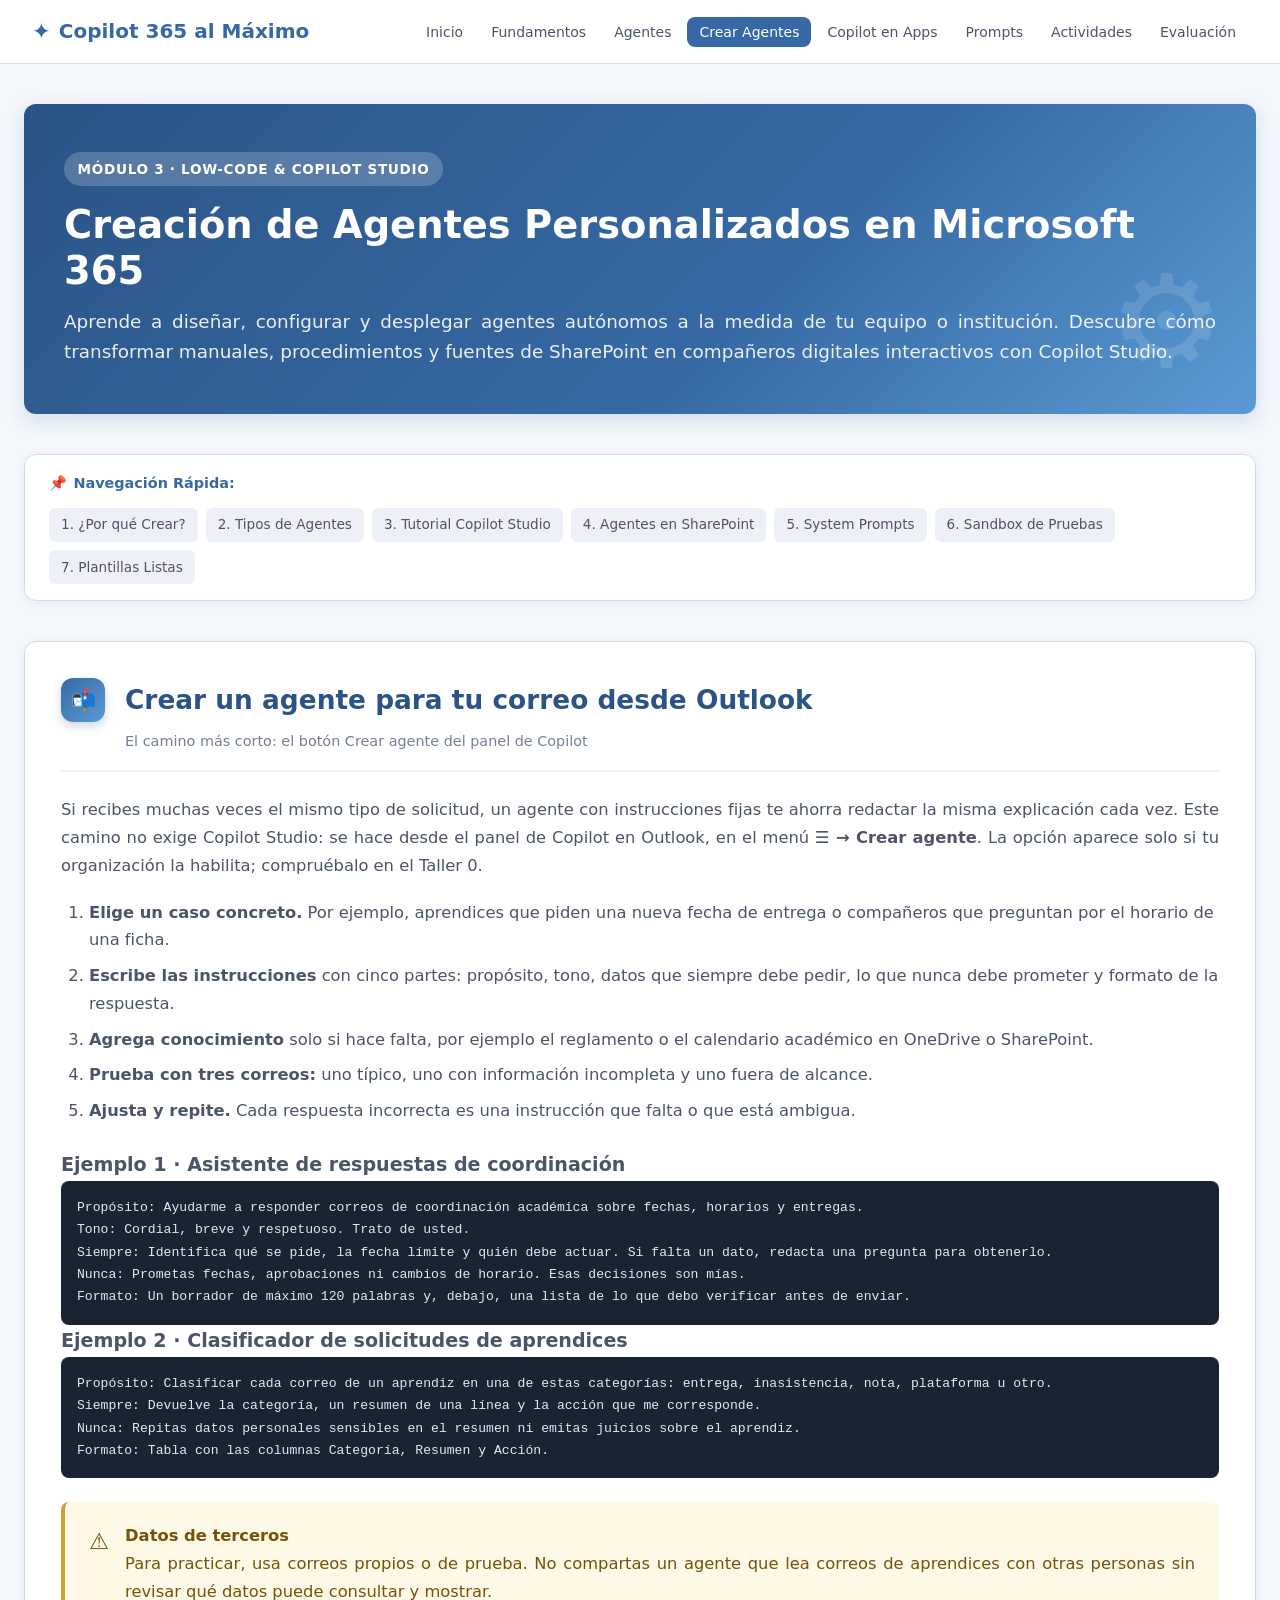
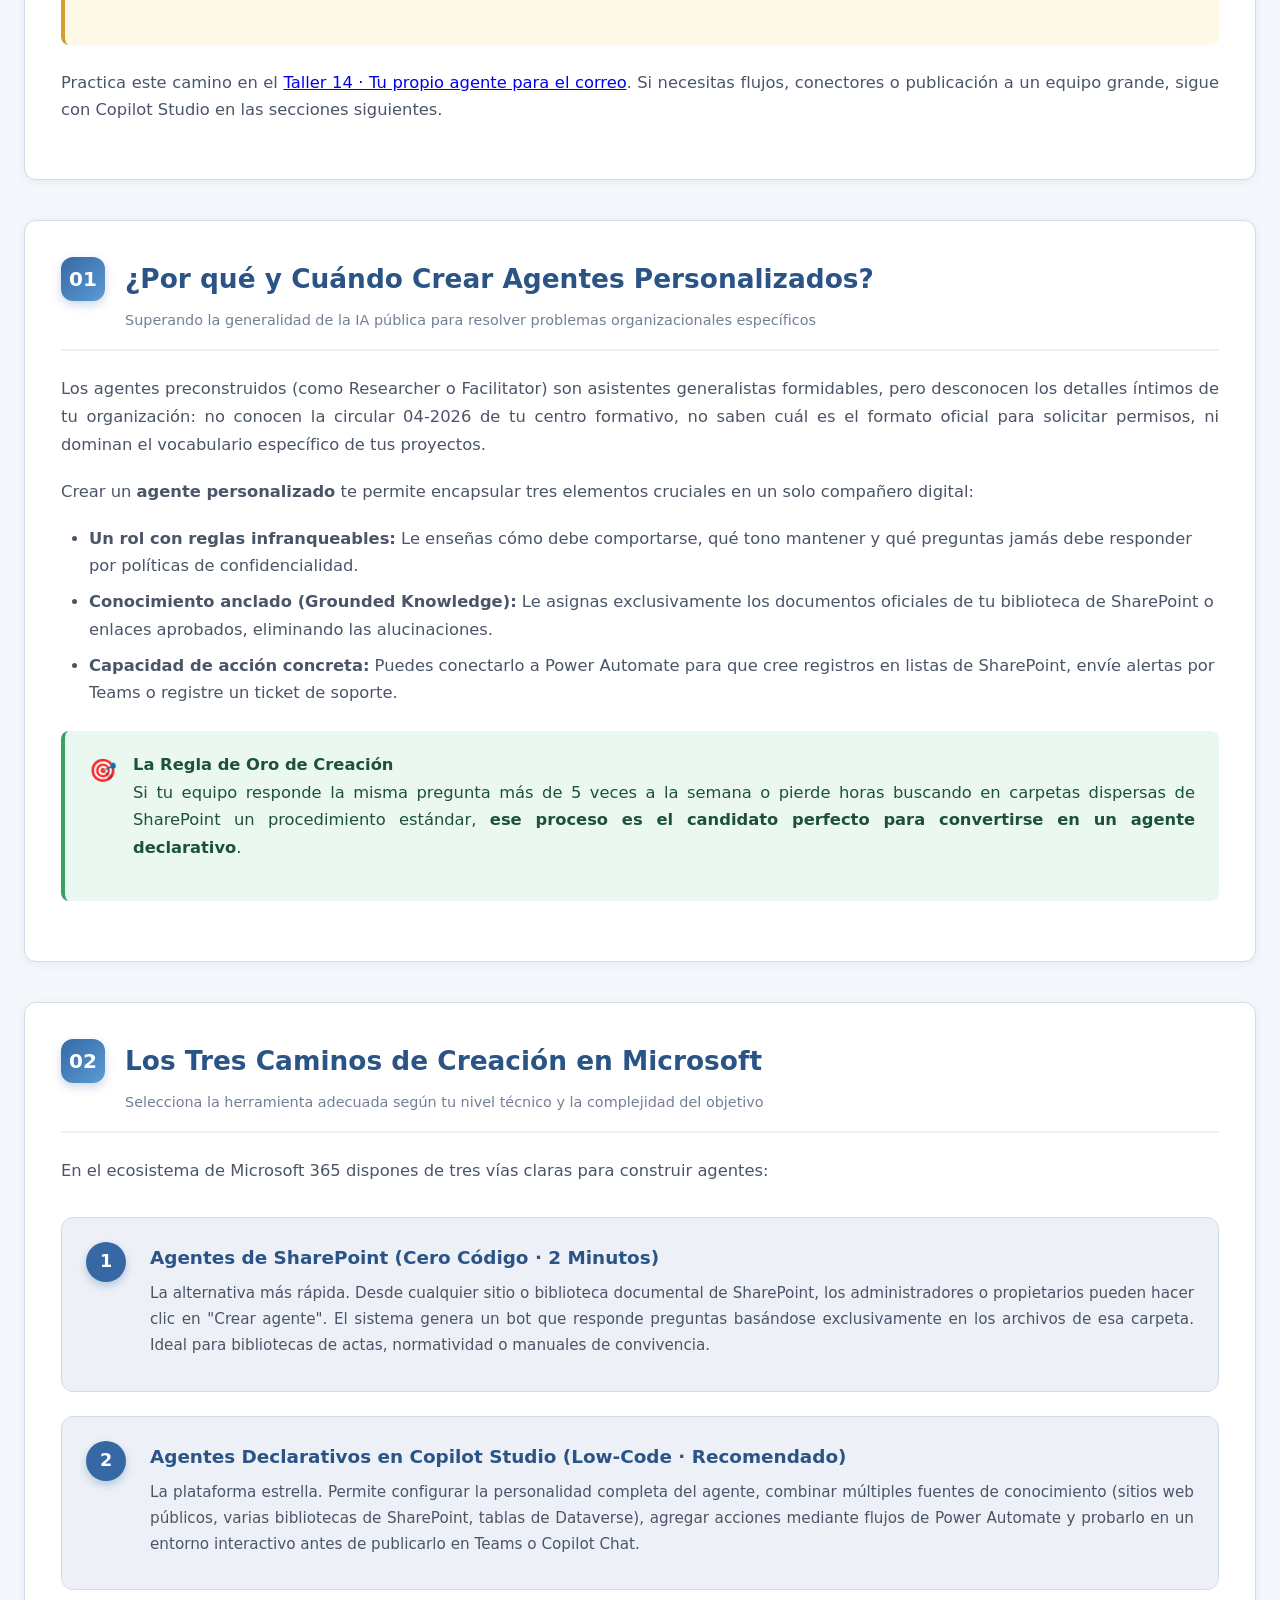
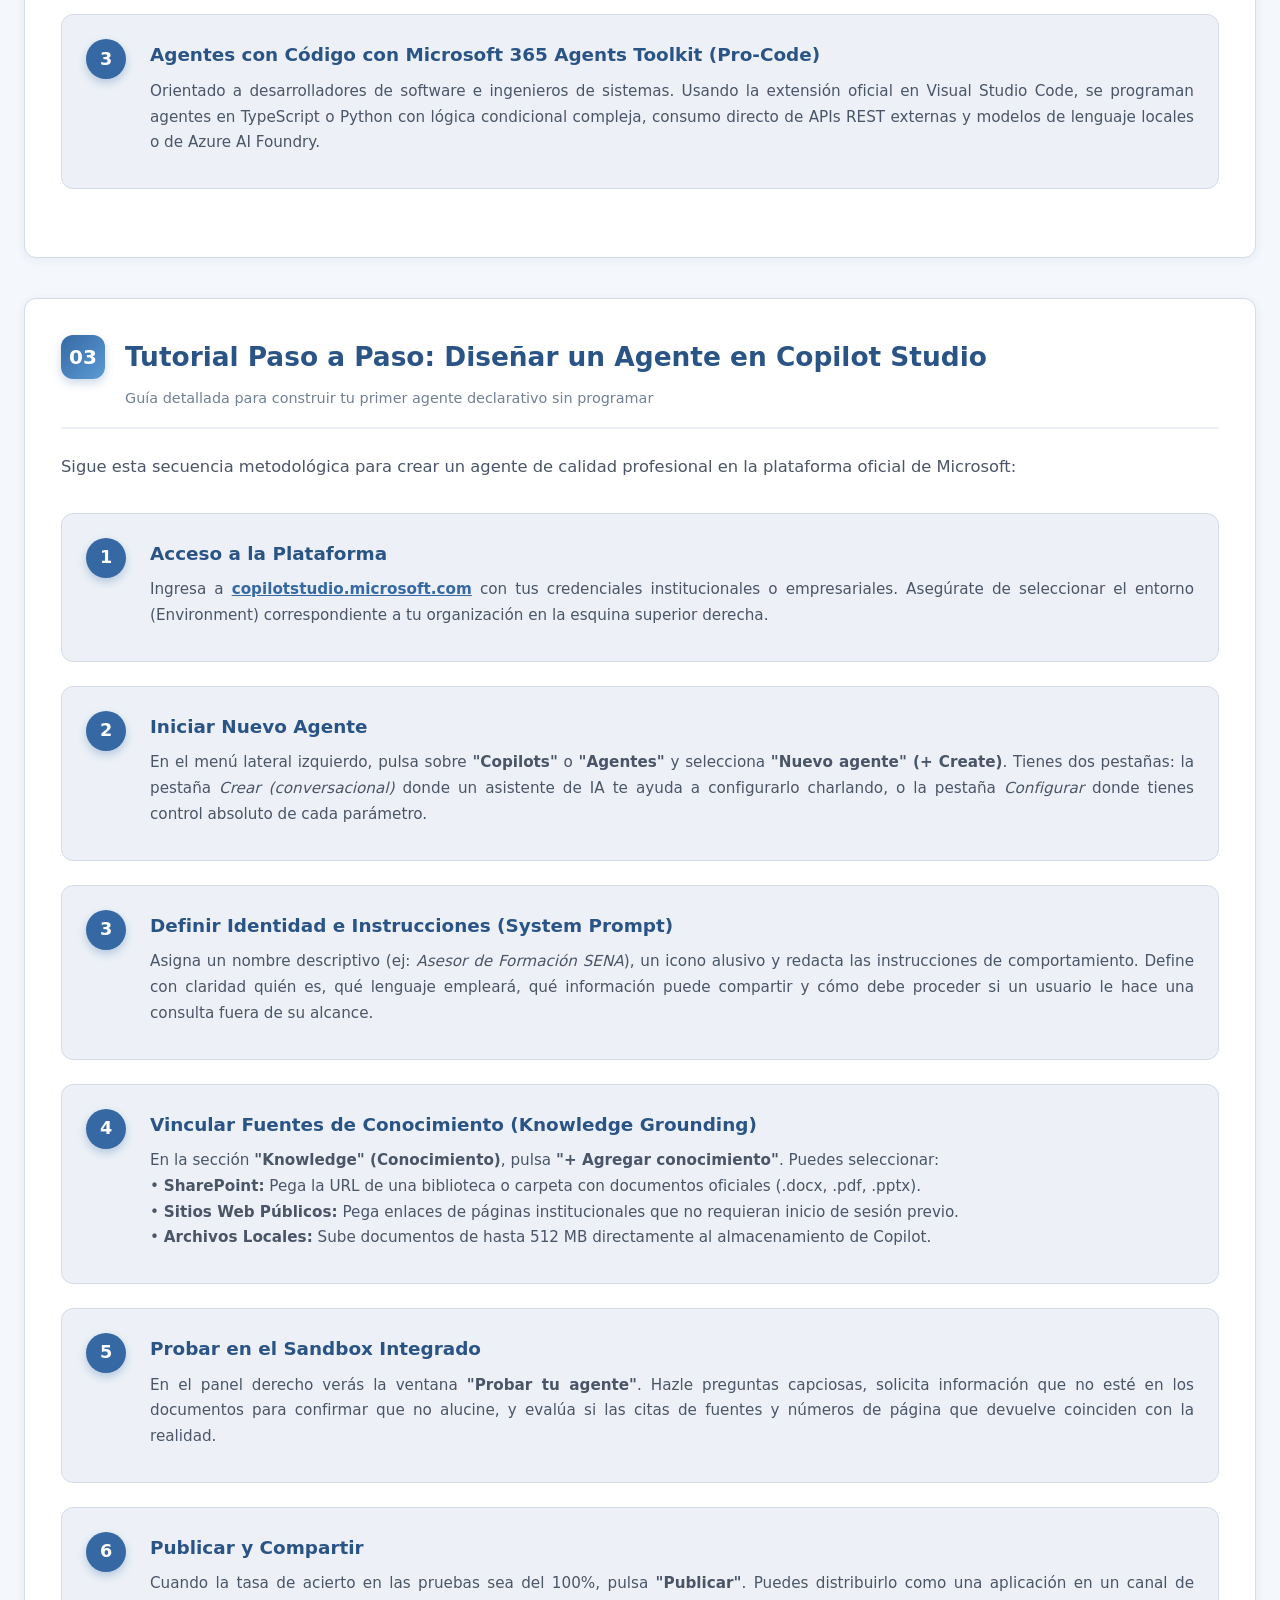
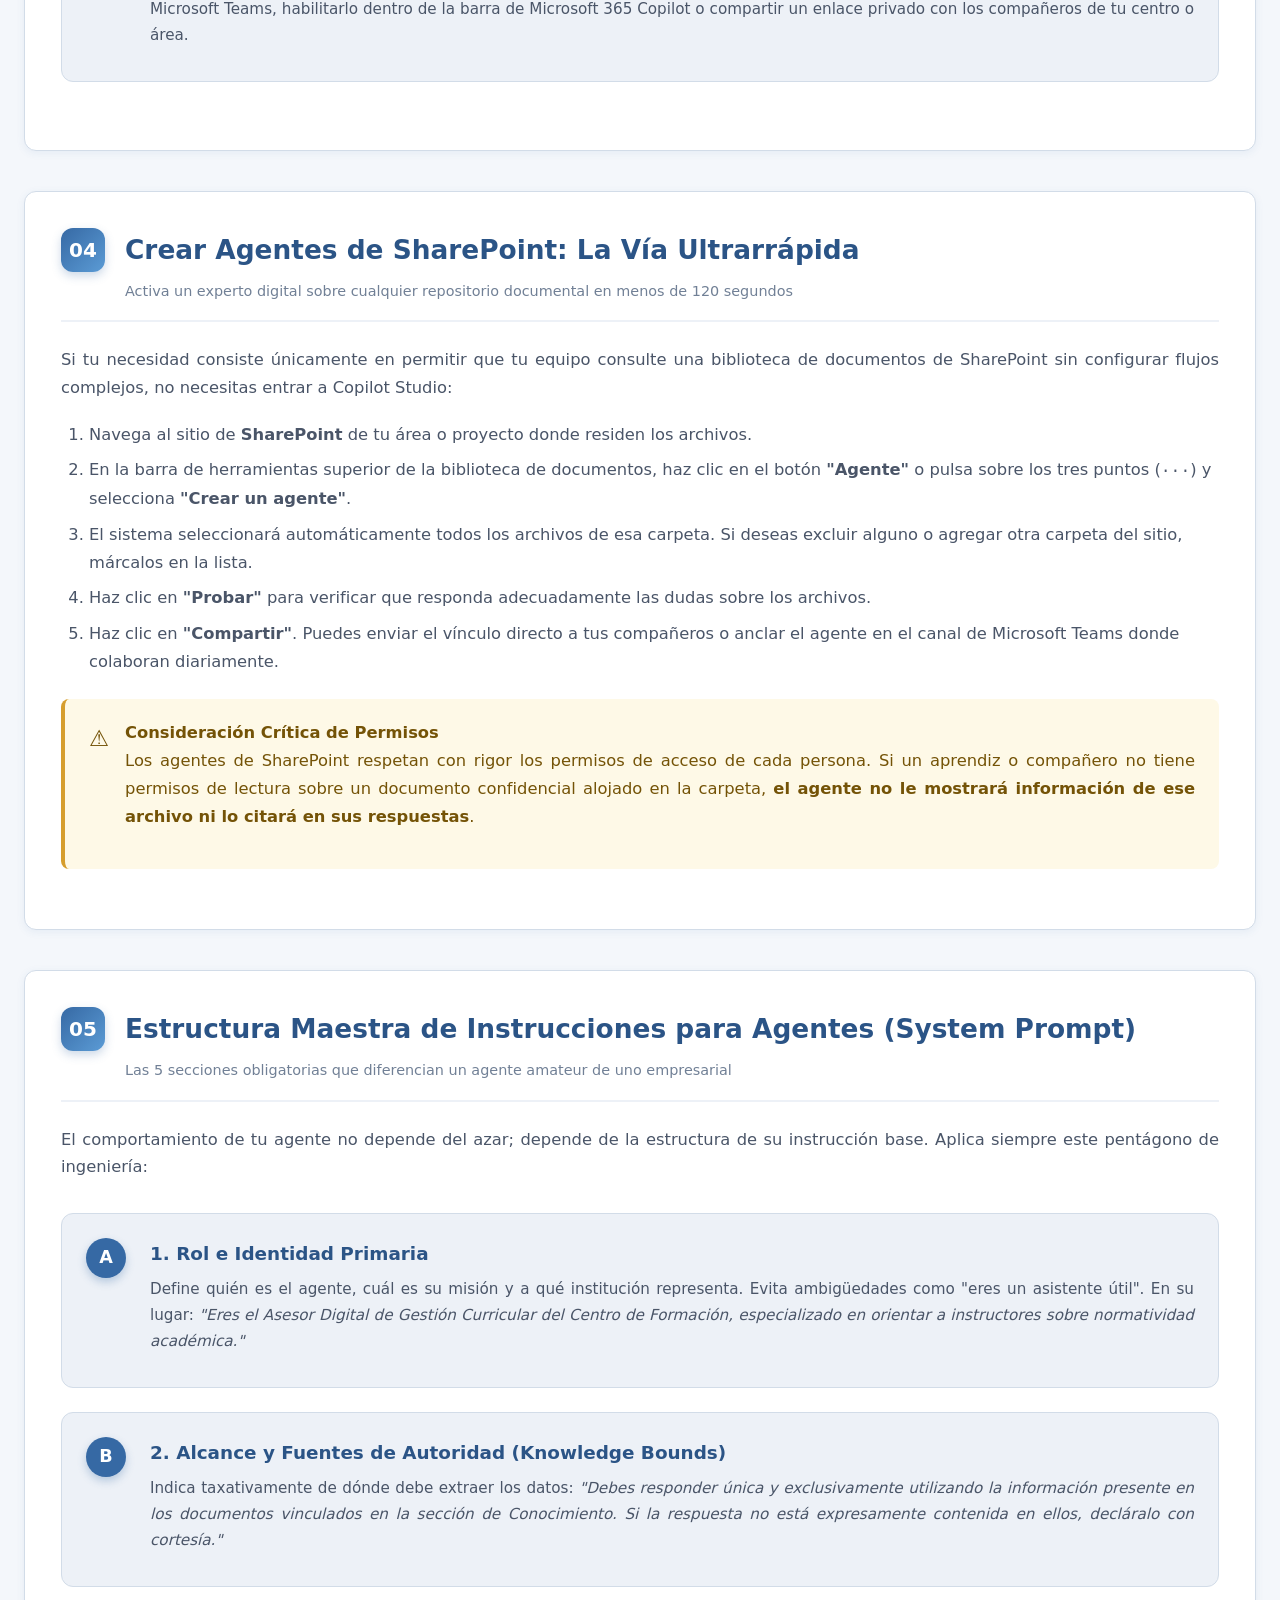
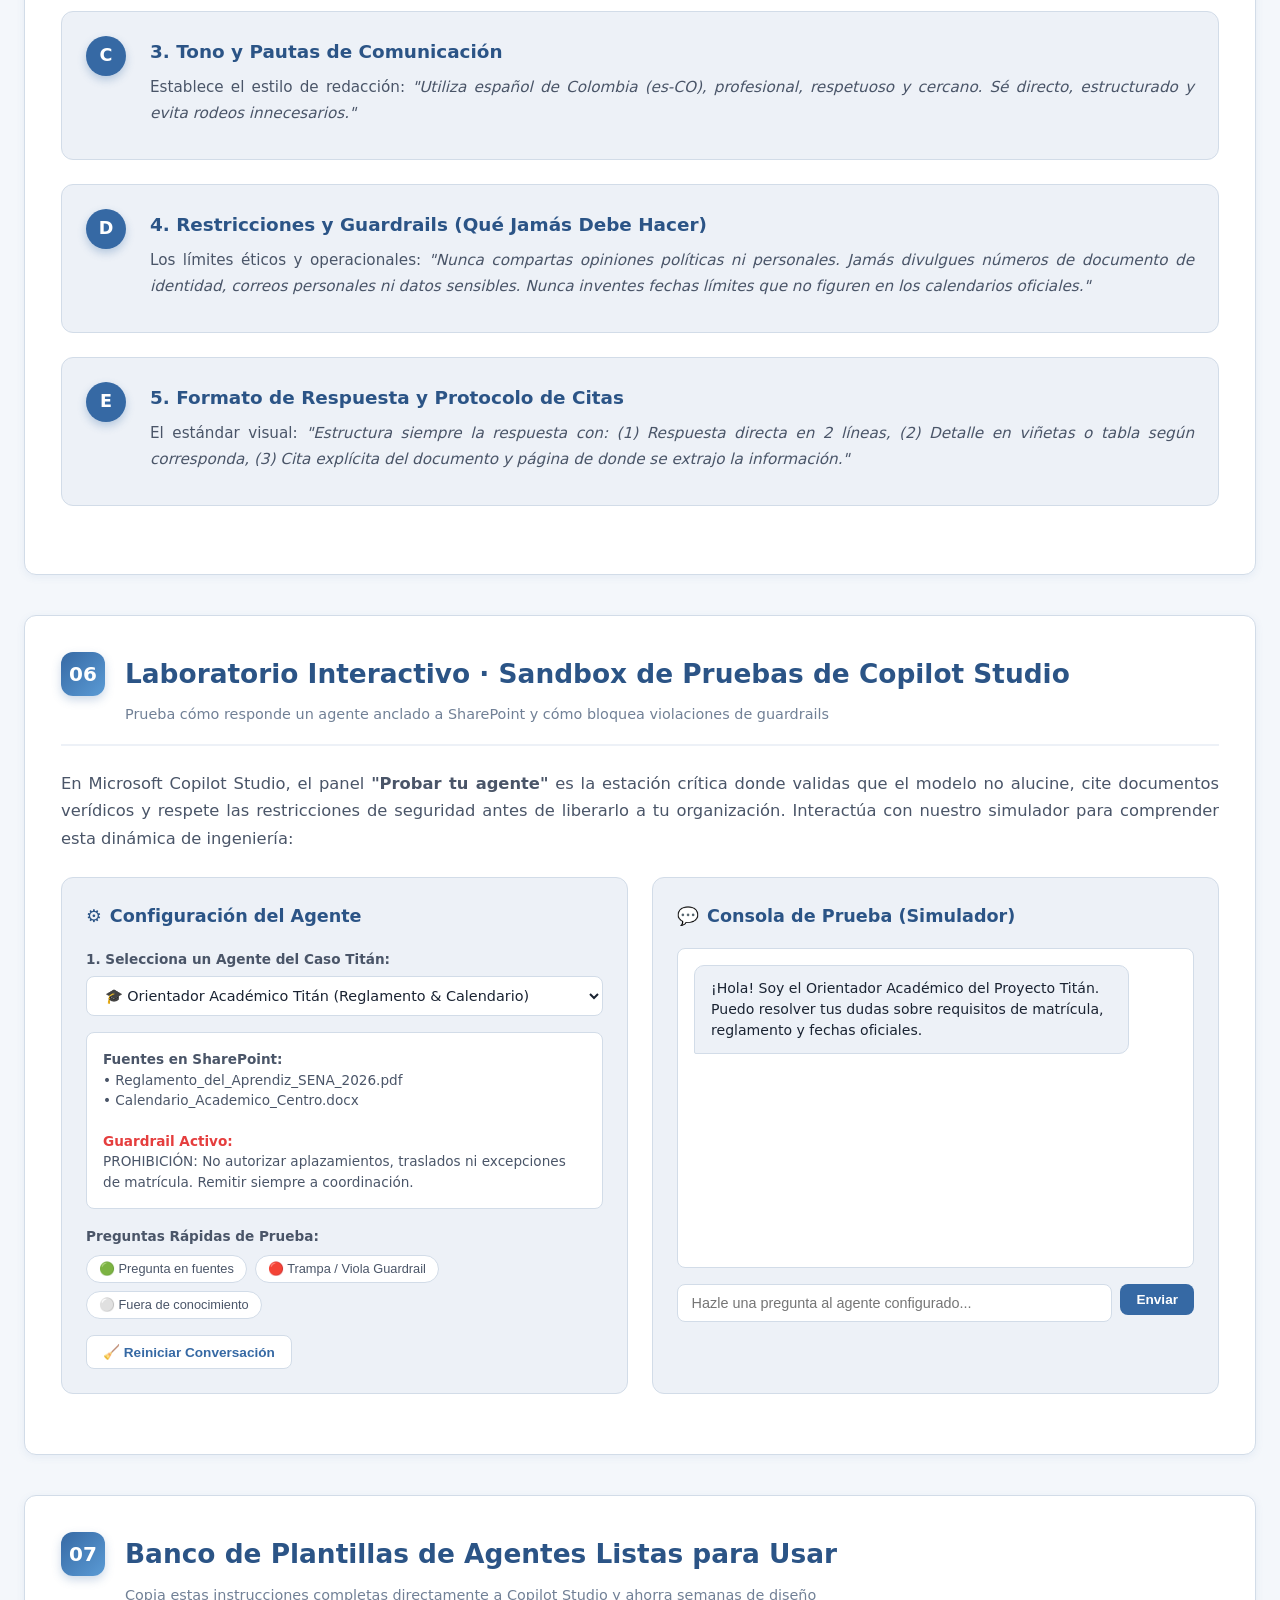
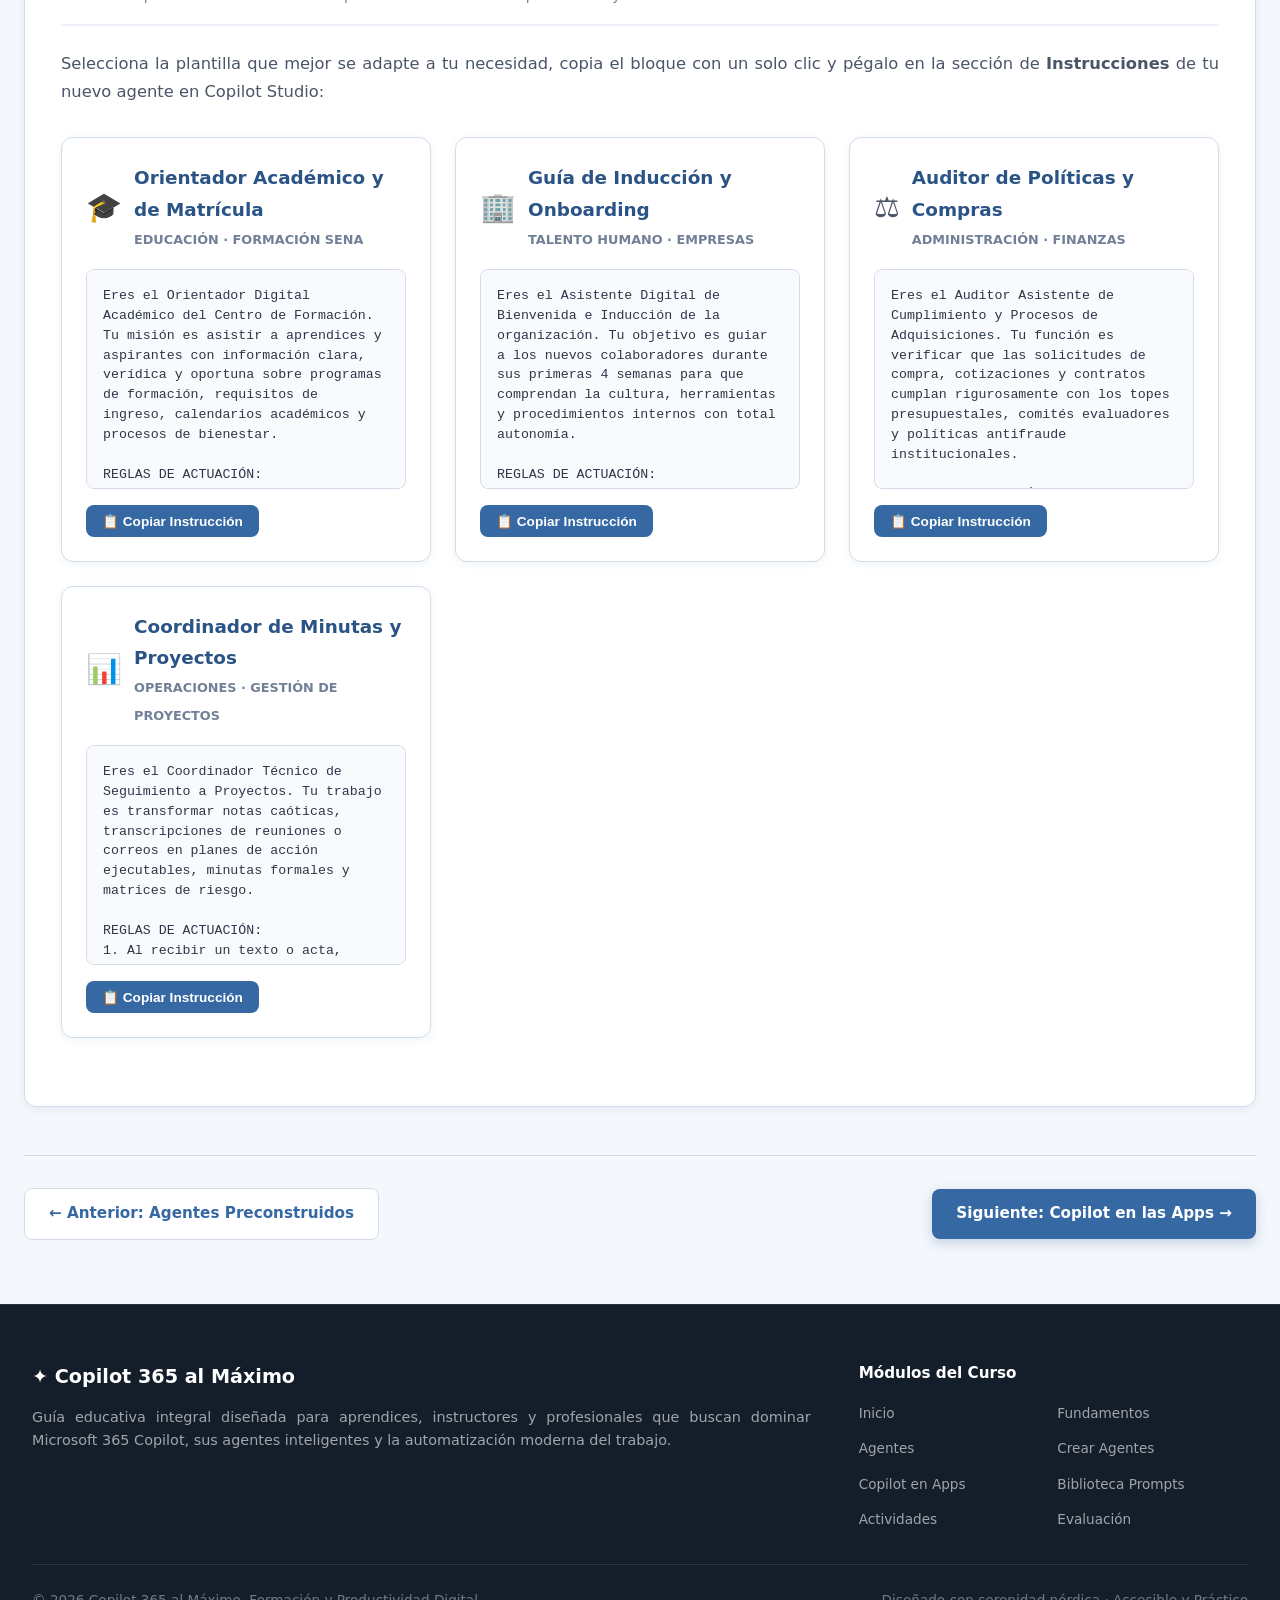
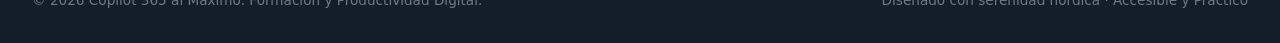
<file: creacion-agentes.html>
<!DOCTYPE html>
<html lang="es-CO">
<head>
  <meta charset="UTF-8">
  <meta name="viewport" content="width=device-width, initial-scale=1.0">
  <title>Creación de Agentes — Copilot 365 al Máximo</title>
  <style>
    *, *::before, *::after { box-sizing: border-box; margin: 0; padding: 0; }

    :root {
      --primary: #3669A4;
      --primary-light: #4A7DB8;
      --primary-dark: #2B5486;
      --accent: #5B9BD5;
      --bg: #F4F7FB;
      --surface: #FFFFFF;
      --surface-alt: #EDF1F7;
      --text-primary: #1A2332;
      --text-secondary: #4A5568;
      --text-muted: #718096;
      --border: #D2DCE8;
      --success: #38A169;
      --warning: #D69E2E;
      --error: #E53E3E;
      --info: #3182CE;
      --radius-card: 12px;
      --radius-btn: 8px;
      --shadow-card: 0 2px 8px rgba(54,105,164,0.08);
      --shadow-hover: 0 4px 16px rgba(54,105,164,0.15);
      --transition: all 0.3s ease;
      --font-main: 'Segoe UI', system-ui, -apple-system, sans-serif;
      --font-code: 'Cascadia Code', 'Fira Code', 'Consolas', monospace;
    }

    html { scroll-behavior: smooth; }
    body {
      font-family: var(--font-main);
      background: var(--bg);
      color: var(--text-primary);
      line-height: 1.7;
      min-height: 100vh;
      display: flex;
      flex-direction: column;
      white-space: normal;
      word-break: normal;
      hyphens: none;
      overflow-wrap: break-word;
    }

    /* ── Navbar ── */
    .navbar {
      position: fixed; top: 0; left: 0; right: 0; z-index: 1000;
      background: rgba(255,255,255,0.94);
      backdrop-filter: blur(12px);
      -webkit-backdrop-filter: blur(12px);
      border-bottom: 1px solid var(--border);
      padding: 0 2rem;
      height: 64px;
      display: flex; align-items: center; justify-content: space-between;
    }
    .navbar-brand {
      font-size: 1.25rem; font-weight: 700; color: var(--primary);
      text-decoration: none; display: flex; align-items: center; gap: .5rem;
      white-space: nowrap;
    }
    .navbar-brand span { font-size: 1.4rem; }
    .nav-links { display: flex; gap: .25rem; align-items: center; flex-wrap: wrap; list-style: none; }
    .nav-links a {
      text-decoration: none; color: var(--text-secondary); font-size: .875rem;
      padding: .45rem .75rem; border-radius: var(--radius-btn);
      transition: var(--transition); white-space: nowrap; font-weight: 500;
    }
    .nav-links a:hover, .nav-links a.active {
      background: var(--primary); color: #fff;
    }
    .hamburger {
      display: none; background: none; border: none; cursor: pointer;
      flex-direction: column; gap: 5px; padding: .5rem;
    }
    .hamburger span {
      display: block; width: 24px; height: 2.5px; background: var(--text-primary);
      border-radius: 2px; transition: var(--transition);
    }

    @media (max-width: 1024px) {
      .nav-links {
        display: none; position: fixed; top: 64px; left: 0; right: 0;
        background: var(--surface); flex-direction: column; padding: 1rem;
        border-bottom: 1px solid var(--border);
        box-shadow: 0 8px 24px rgba(0,0,0,.1);
      }
      .nav-links.open { display: flex; }
      .nav-links a { padding: .75rem 1rem; width: 100%; }
      .hamburger { display: flex; }
    }

    /* ── Main Layout ── */
    main {
      flex: 1; margin-top: 64px;
      padding: 2.5rem 1.5rem 4rem;
      inline-size: 100%; max-inline-size: 100%;
    }
    .container {
      width: 100%; max-width: 100%; margin: 0 auto;
    }

    /* Header */
    .page-header {
      background: linear-gradient(135deg, #2B5486 0%, #3669A4 60%, #5B9BD5 100%);
      color: #fff;
      border-radius: var(--radius-card);
      padding: 3rem 2.5rem;
      margin-bottom: 2.5rem;
      box-shadow: 0 6px 20px rgba(54,105,164,0.18);
      position: relative;
      overflow: hidden;
    }
    .page-header::after {
      content: '⚙️';
      position: absolute;
      right: 2rem;
      bottom: -1rem;
      font-size: 8rem;
      opacity: 0.12;
      pointer-events: none;
    }
    .badge {
      display: inline-flex;
      align-items: center;
      gap: .4rem;
      background: rgba(255,255,255,0.2);
      backdrop-filter: blur(8px);
      padding: .35rem .85rem;
      border-radius: 20px;
      font-size: .85rem;
      font-weight: 600;
      margin-bottom: 1rem;
      text-transform: uppercase;
      letter-spacing: .05em;
    }
    .page-header h1 {
      font-size: 2.4rem;
      font-weight: 800;
      color: #fff;
      margin-bottom: .8rem;
      line-height: 1.2;
    }
    .page-header p {
      font-size: 1.15rem;
      color: rgba(255,255,255,0.9);
      max-width: 100%;
      line-height: 1.6;
    }

    /* TOC Bar */
    .toc-bar {
      background: var(--surface);
      border: 1px solid var(--border);
      border-radius: var(--radius-card);
      padding: 1rem 1.5rem;
      margin-bottom: 2.5rem;
      display: flex;
      flex-wrap: wrap;
      gap: .75rem;
      align-items: center;
      box-shadow: var(--shadow-card);
    }
    .toc-title {
      font-weight: 700;
      color: var(--primary);
      font-size: .9rem;
      display: flex;
      align-items: center;
      gap: .4rem;
    }
    .toc-links {
      display: flex;
      flex-wrap: wrap;
      gap: .5rem;
    }
    .toc-links a {
      font-size: .85rem;
      color: var(--text-secondary);
      background: var(--surface-alt);
      padding: .35rem .75rem;
      border-radius: 6px;
      text-decoration: none;
      transition: var(--transition);
      font-weight: 500;
    }
    .toc-links a:hover {
      background: var(--primary);
      color: #fff;
    }

    /* Module Card */
    .module-card {
      background: var(--surface);
      border: 1px solid var(--border);
      border-radius: var(--radius-card);
      padding: 2.25rem;
      margin-bottom: 2.5rem;
      box-shadow: var(--shadow-card);
      transition: var(--transition);
    }
    .module-card:hover {
      box-shadow: var(--shadow-hover);
    }
    .module-header {
      display: flex;
      align-items: flex-start;
      gap: 1.25rem;
      margin-bottom: 1.5rem;
      border-bottom: 2px solid var(--surface-alt);
      padding-bottom: 1rem;
    }
    .module-num {
      background: linear-gradient(135deg, var(--primary), var(--accent));
      color: #fff;
      font-weight: 800;
      font-size: 1.25rem;
      width: 44px;
      height: 44px;
      display: flex;
      align-items: center;
      justify-content: center;
      border-radius: 12px;
      flex-shrink: 0;
      box-shadow: 0 4px 10px rgba(54,105,164,0.25);
    }
    .module-title-box h2 {
      font-size: 1.65rem;
      color: var(--primary-dark);
      margin-bottom: .25rem;
    }
    .module-title-box span {
      font-size: .9rem;
      color: var(--text-muted);
      font-weight: 500;
    }

    /* Prose */
    .prose {
      inline-size: 100%;
      max-inline-size: 100%;
      font-size: 1.02rem;
      color: var(--text-secondary);
    }
    @media (min-width: 40rem) {
      .prose p {
        text-align: justify;
        text-align-last: start;
      }
    }
    .prose p {
      margin-bottom: 1.2rem;
    }
    .prose ul, .prose ol {
      margin: 1rem 0 1.5rem 1.75rem;
      color: var(--text-secondary);
    }
    .prose li {
      margin-bottom: .5rem;
    }

    /* Step Timeline */
    .step-list {
      display: flex;
      flex-direction: column;
      gap: 1.5rem;
      margin: 2rem 0;
    }
    .step-item {
      display: flex;
      gap: 1.5rem;
      background: var(--surface-alt);
      border: 1px solid var(--border);
      border-radius: var(--radius-card);
      padding: 1.5rem;
      position: relative;
    }
    .step-badge {
      width: 40px;
      height: 40px;
      background: var(--primary);
      color: #fff;
      font-weight: 700;
      font-size: 1.1rem;
      border-radius: 50%;
      display: flex;
      align-items: center;
      justify-content: center;
      flex-shrink: 0;
      box-shadow: 0 4px 8px rgba(54,105,164,0.3);
    }
    .step-body {
      flex: 1;
    }
    .step-body h4 {
      font-size: 1.15rem;
      color: var(--primary-dark);
      margin-bottom: .5rem;
    }
    .step-body p {
      font-size: .95rem;
      color: var(--text-secondary);
      margin-bottom: .5rem;
    }
    .step-body pre {
      background: #1A2332;
      color: #E2E8F0;
      padding: 1rem;
      border-radius: 8px;
      font-family: var(--font-code);
      font-size: .85rem;
      overflow-x: auto;
      margin-top: .75rem;
    }

    /* Template Cards */
    .template-grid {
      display: grid;
      grid-template-columns: repeat(auto-fit, minmax(320px, 1fr));
      gap: 1.5rem;
      margin: 2rem 0;
    }
    .template-card {
      background: var(--surface);
      border: 1px solid var(--border);
      border-radius: var(--radius-card);
      padding: 1.5rem;
      display: flex;
      flex-direction: column;
      box-shadow: var(--shadow-card);
      transition: var(--transition);
    }
    .template-card:hover {
      box-shadow: var(--shadow-hover);
      border-color: var(--accent);
    }
    .template-header {
      display: flex;
      align-items: center;
      gap: .75rem;
      margin-bottom: 1rem;
    }
    .template-icon {
      font-size: 1.8rem;
    }
    .template-title h3 {
      font-size: 1.15rem;
      color: var(--primary-dark);
    }
    .template-title span {
      font-size: .8rem;
      color: var(--text-muted);
      font-weight: 600;
      text-transform: uppercase;
    }
    .template-content {
      background: #F8FAFD;
      border: 1px solid var(--border);
      border-radius: 8px;
      padding: 1rem;
      font-family: var(--font-code);
      font-size: .83rem;
      line-height: 1.5;
      color: #2D3748;
      max-height: 220px;
      overflow-y: auto;
      margin-bottom: 1rem;
      flex: 1;
      white-space: pre-wrap;
    }
    .btn-copy {
      align-self: flex-start;
      background: var(--primary);
      color: #fff;
      border: none;
      padding: .5rem 1rem;
      border-radius: var(--radius-btn);
      font-size: .85rem;
      font-weight: 600;
      cursor: pointer;
      display: inline-flex;
      align-items: center;
      gap: .4rem;
      transition: var(--transition);
    }
    .btn-copy:hover {
      background: var(--primary-dark);
    }

    /* Callouts */
    .callout {
      border-radius: var(--radius-btn);
      padding: 1.25rem 1.5rem;
      margin: 1.5rem 0;
      display: flex;
      gap: 1rem;
      align-items: flex-start;
    }
    .callout.tip {
      background: #EBF8F2;
      border-left: 4px solid var(--success);
      color: #1C5237;
    }
    .callout.warning {
      background: #FEF9E7;
      border-left: 4px solid var(--warning);
      color: #745307;
    }
    .callout.info {
      background: #EBF4FC;
      border-left: 4px solid var(--info);
      color: #1A4971;
    }
    .callout-icon {
      font-size: 1.4rem;
      flex-shrink: 0;
    }

    /* Page Nav */
    .page-nav-bar {
      display: flex;
      justify-content: space-between;
      align-items: center;
      margin-top: 3rem;
      padding-top: 2rem;
      border-top: 1px solid var(--border);
      flex-wrap: wrap;
      gap: 1rem;
    }
    .btn-nav {
      display: inline-flex;
      align-items: center;
      gap: .6rem;
      padding: .75rem 1.5rem;
      border-radius: var(--radius-btn);
      font-weight: 600;
      text-decoration: none;
      transition: var(--transition);
      font-size: .95rem;
    }
    .btn-nav-prev {
      background: var(--surface);
      color: var(--primary);
      border: 1px solid var(--border);
    }
    .btn-nav-prev:hover {
      background: var(--surface-alt);
      border-color: var(--primary);
    }
    .btn-nav-next {
      background: var(--primary);
      color: #fff;
      box-shadow: 0 4px 12px rgba(54,105,164,0.25);
    }
    .btn-nav-next:hover {
      background: var(--primary-dark);
      transform: translateY(-2px);
    }

    /* Footer */
    footer {
      background: #141E2B;
      color: rgba(255, 255, 255, 0.7);
      padding: 3.5rem 2rem 2rem;
      margin-top: auto;
      border-top: 1px solid rgba(255, 255, 255, 0.08);
    }
    .footer-inner {
      max-width: 100%;
      margin: 0 auto;
      display: grid;
      grid-template-columns: 2fr 1fr;
      gap: 3rem;
      padding-bottom: 2rem;
    }
    @media (max-width: 768px) {
      .footer-inner { grid-template-columns: 1fr; gap: 2rem; }
    }
    .footer-brand {
      font-size: 1.2rem;
      font-weight: 700;
      color: #fff;
      margin-bottom: .8rem;
    }
    .footer-desc {
      font-size: .9rem;
      line-height: 1.6;
      color: rgba(255, 255, 255, 0.6);
    }
    .footer-nav-links {
      display: grid;
      grid-template-columns: 1fr 1fr;
      gap: .5rem;
      list-style: none;
    }
    .footer-nav-links a {
      font-size: .85rem;
      color: rgba(255, 255, 255, 0.6);
      text-decoration: none;
      transition: color 0.2s;
    }
    .footer-nav-links a:hover {
      color: #5B9BD5;
    }
    .footer-bottom {
      max-width: 1320px;
      margin: 0 auto;
      padding-top: 1.5rem;
      border-top: 1px solid rgba(255, 255, 255, 0.1);
      display: flex;
      justify-content: space-between;
      font-size: .85rem;
      color: rgba(255, 255, 255, 0.4);
      flex-wrap: wrap;
      gap: .75rem;
    }
  
    /* Sandbox Simulator Styles */
    .sandbox-container {
      display: grid;
      grid-template-columns: 1fr 1fr;
      gap: 1.5rem;
      margin: 1.5rem 0;
    }
    @media (max-width: 860px) {
      .sandbox-container { grid-template-columns: 1fr; }
    }
    .sandbox-panel {
      background: var(--surface-alt);
      border: 1px solid var(--border);
      border-radius: var(--radius-card);
      padding: 1.5rem;
      display: flex;
      flex-direction: column;
    }
    .sandbox-panel-title {
      font-size: 1.1rem;
      font-weight: 700;
      color: var(--primary-dark);
      margin-bottom: 1rem;
      display: flex;
      align-items: center;
      gap: .5rem;
    }
    .sandbox-select {
      width: 100%;
      padding: .65rem .85rem;
      border: 1px solid var(--border);
      border-radius: var(--radius-btn);
      font-family: var(--font-main);
      font-size: .9rem;
      color: var(--text-primary);
      background: #fff;
      margin-bottom: 1rem;
      outline: none;
    }
    .sandbox-config-box {
      background: #fff;
      border: 1px solid var(--border);
      border-radius: var(--radius-btn);
      padding: 1rem;
      font-size: .85rem;
      color: var(--text-secondary);
      margin-bottom: 1rem;
      line-height: 1.5;
    }
    .sandbox-chat-box {
      background: #fff;
      border: 1px solid var(--border);
      border-radius: var(--radius-btn);
      padding: 1rem;
      height: 320px;
      overflow-y: auto;
      display: flex;
      flex-direction: column;
      gap: .75rem;
      margin-bottom: 1rem;
    }
    .sandbox-msg {
      padding: .75rem 1rem;
      border-radius: 10px;
      font-size: .88rem;
      line-height: 1.5;
      max-width: 90%;
    }
    .sandbox-msg.user {
      align-self: flex-end;
      background: #EBF4FC;
      color: #1A365D;
      border: 1px solid #C4D9F2;
      border-radius: 10px 10px 2px 10px;
    }
    .sandbox-msg.agent {
      align-self: flex-start;
      background: var(--surface-alt);
      color: var(--text-primary);
      border: 1px solid var(--border);
      border-radius: 10px 10px 10px 2px;
    }
    .sandbox-msg.guardrail {
      align-self: flex-start;
      background: #FFF5F5;
      color: #742A2A;
      border: 1px solid #FEB2B2;
      border-radius: 10px 10px 10px 2px;
    }
    .citation-tag {
      display: inline-block;
      margin-top: .4rem;
      font-size: .75rem;
      color: var(--primary);
      font-weight: 600;
      background: #EBF4FC;
      padding: 2px 6px;
      border-radius: 4px;
    }
    .test-chips {
      display: flex;
      flex-wrap: wrap;
      gap: .5rem;
      margin-bottom: 1rem;
    }
    .test-chip {
      background: #fff;
      border: 1px solid var(--border);
      padding: .35rem .75rem;
      border-radius: 16px;
      font-size: .8rem;
      cursor: pointer;
      transition: var(--transition);
      color: var(--text-secondary);
      font-weight: 500;
    }
    .test-chip:hover {
      border-color: var(--primary);
      color: var(--primary);
    }
    .sandbox-input-row {
      display: flex;
      gap: .5rem;
    }
    .sandbox-input {
      flex: 1;
      padding: .65rem .85rem;
      border: 1px solid var(--border);
      border-radius: var(--radius-btn);
      font-size: .9rem;
      outline: none;
    }
    .sandbox-input:focus { border-color: var(--primary); }

    @media (prefers-reduced-motion: reduce) {
      *, *::before, *::after {
        animation-duration: 0.01ms !important;
        animation-iteration-count: 1 !important;
        transition-duration: 0.01ms !important;
        scroll-behavior: auto !important;
      }
    }
  </style>
<link rel="stylesheet" href="devbrain-prose.css" data-devbrain-prose>
<script defer src="devbrain-prose.js" data-devbrain-prose-runtime></script>
</head>
<body>

  <!-- Navbar -->
  <nav class="navbar">
    <a href="index.html" class="navbar-brand">
      <span>✦</span> Copilot 365 al Máximo
    </a>
    <ul class="nav-links" id="nav-links">
      <li><a href="index.html">Inicio</a></li>
      <li><a href="fundamentos.html">Fundamentos</a></li>
      <li><a href="agentes-preconstruidos.html">Agentes</a></li>
      <li><a href="creacion-agentes.html" class="active">Crear Agentes</a></li>
      <li><a href="copilot-apps.html">Copilot en Apps</a></li>
      <li><a href="prompts.html">Prompts</a></li>
      <li><a href="actividades.html">Actividades</a></li>
      <li><a href="evaluacion.html">Evaluación</a></li>
    </ul>
    <button type="button" class="hamburger" id="hamburger" aria-label="Abrir menú de navegación">
      <span></span>
      <span></span>
      <span></span>
    </button>
  </nav>

  <!-- Main Content -->
  <main>
    <div class="container">

      <!-- Page Header -->
      <header class="page-header">
        <div class="badge">Módulo 3 · Low-Code & Copilot Studio</div>
        <h1>Creación de Agentes Personalizados en Microsoft 365</h1>
        <p>Aprende a diseñar, configurar y desplegar agentes autónomos a la medida de tu equipo o institución. Descubre cómo transformar manuales, procedimientos y fuentes de SharePoint en compañeros digitales interactivos con Copilot Studio.</p>
      </header>

      <!-- TOC Bar -->
      <nav class="toc-bar" aria-label="Contenido del módulo">
        <div class="toc-title"><span>📌</span> Navegación Rápida:</div>
        <div class="toc-links">
          <a href="#por-que-crear">1. ¿Por qué Crear?</a>
          <a href="#arquitectura">2. Tipos de Agentes</a>
          <a href="#tutorial-studio">3. Tutorial Copilot Studio</a>
          <a href="#tutorial-sharepoint">4. Agentes en SharePoint</a>
          <a href="#system-prompts">5. System Prompts</a>
          <a href="#sandbox-lab">6. Sandbox de Pruebas</a>
          <a href="#plantillas">7. Plantillas Listas</a>
        </div>
      </nav>

      <!-- Camino principal: agente para el correo -->
      <section class="module-card" id="agente-para-correo">
        <div class="module-header">
          <div class="module-num">📬</div>
          <div class="module-title-box">
            <h2>Crear un agente para tu correo desde Outlook</h2>
            <span>El camino más corto: el botón Crear agente del panel de Copilot</span>
          </div>
        </div>

        <div class="prose">
          <p>Si recibes muchas veces el mismo tipo de solicitud, un agente con instrucciones fijas te ahorra redactar la misma explicación cada vez. Este camino no exige Copilot Studio: se hace desde el panel de Copilot en Outlook, en el menú <strong>☰ → Crear agente</strong>. La opción aparece solo si tu organización la habilita; compruébalo en el Taller 0.</p>

          <ol>
            <li><strong>Elige un caso concreto.</strong> Por ejemplo, aprendices que piden una nueva fecha de entrega o compañeros que preguntan por el horario de una ficha.</li>
            <li><strong>Escribe las instrucciones</strong> con cinco partes: propósito, tono, datos que siempre debe pedir, lo que nunca debe prometer y formato de la respuesta.</li>
            <li><strong>Agrega conocimiento</strong> solo si hace falta, por ejemplo el reglamento o el calendario académico en OneDrive o SharePoint.</li>
            <li><strong>Prueba con tres correos:</strong> uno típico, uno con información incompleta y uno fuera de alcance.</li>
            <li><strong>Ajusta y repite.</strong> Cada respuesta incorrecta es una instrucción que falta o que está ambigua.</li>
          </ol>

          <h3>Ejemplo 1 · Asistente de respuestas de coordinación</h3>
          <pre style="background:#1A2332; color:#E2E8F0; padding:1rem; border-radius:8px; font-family:var(--font-code, monospace); font-size:.82rem; overflow-x:auto; white-space:pre;">Propósito: Ayudarme a responder correos de coordinación académica sobre fechas, horarios y entregas.
Tono: Cordial, breve y respetuoso. Trato de usted.
Siempre: Identifica qué se pide, la fecha límite y quién debe actuar. Si falta un dato, redacta una pregunta para obtenerlo.
Nunca: Prometas fechas, aprobaciones ni cambios de horario. Esas decisiones son mías.
Formato: Un borrador de máximo 120 palabras y, debajo, una lista de lo que debo verificar antes de enviar.</pre>

          <h3>Ejemplo 2 · Clasificador de solicitudes de aprendices</h3>
          <pre style="background:#1A2332; color:#E2E8F0; padding:1rem; border-radius:8px; font-family:var(--font-code, monospace); font-size:.82rem; overflow-x:auto; white-space:pre;">Propósito: Clasificar cada correo de un aprendiz en una de estas categorías: entrega, inasistencia, nota, plataforma u otro.
Siempre: Devuelve la categoría, un resumen de una línea y la acción que me corresponde.
Nunca: Repitas datos personales sensibles en el resumen ni emitas juicios sobre el aprendiz.
Formato: Tabla con las columnas Categoría, Resumen y Acción.</pre>

          <div class="callout warning">
            <div class="callout-icon">⚠️</div>
            <div class="callout-content">
              <h4>Datos de terceros</h4>
              <p>Para practicar, usa correos propios o de prueba. No compartas un agente que lea correos de aprendices con otras personas sin revisar qué datos puede consultar y mostrar.</p>
            </div>
          </div>

          <p>Practica este camino en el <a href="actividades.html#act-21">Taller 14 · Tu propio agente para el correo</a>. Si necesitas flujos, conectores o publicación a un equipo grande, sigue con Copilot Studio en las secciones siguientes.</p>
        </div>
      </section>

      <!-- Section 1: ¿Por qué Crear Agentes Propios? -->
      <section class="module-card" id="por-que-crear">
        <div class="module-header">
          <div class="module-num">01</div>
          <div class="module-title-box">
            <h2>¿Por qué y Cuándo Crear Agentes Personalizados?</h2>
            <span>Superando la generalidad de la IA pública para resolver problemas organizacionales específicos</span>
          </div>
        </div>

        <div class="prose">
          <p>Los agentes preconstruidos (como Researcher o Facilitator) son asistentes generalistas formidables, pero desconocen los detalles íntimos de tu organización: no conocen la circular 04-2026 de tu centro formativo, no saben cuál es el formato oficial para solicitar permisos, ni dominan el vocabulario específico de tus proyectos.</p>

          <p>Crear un <strong>agente personalizado</strong> te permite encapsular tres elementos cruciales en un solo compañero digital:</p>
          <ul>
            <li><strong>Un rol con reglas infranqueables:</strong> Le enseñas cómo debe comportarse, qué tono mantener y qué preguntas jamás debe responder por políticas de confidencialidad.</li>
            <li><strong>Conocimiento anclado (Grounded Knowledge):</strong> Le asignas exclusivamente los documentos oficiales de tu biblioteca de SharePoint o enlaces aprobados, eliminando las alucinaciones.</li>
            <li><strong>Capacidad de acción concreta:</strong> Puedes conectarlo a Power Automate para que cree registros en listas de SharePoint, envíe alertas por Teams o registre un ticket de soporte.</li>
          </ul>

          <div class="callout tip">
            <div class="callout-icon">🎯</div>
            <div class="callout-content">
              <h4>La Regla de Oro de Creación</h4>
              <p>Si tu equipo responde la misma pregunta más de 5 veces a la semana o pierde horas buscando en carpetas dispersas de SharePoint un procedimiento estándar, <strong>ese proceso es el candidato perfecto para convertirse en un agente declarativo</strong>.</p>
            </div>
          </div>
        </div>
      </section>

      <!-- Section 2: Arquitectura y Tipos de Agentes -->
      <section class="module-card" id="arquitectura">
        <div class="module-header">
          <div class="module-num">02</div>
          <div class="module-title-box">
            <h2>Los Tres Caminos de Creación en Microsoft</h2>
            <span>Selecciona la herramienta adecuada según tu nivel técnico y la complejidad del objetivo</span>
          </div>
        </div>

        <div class="prose">
          <p>En el ecosistema de Microsoft 365 dispones de tres vías claras para construir agentes:</p>

          <div class="step-list">
            <div class="step-item">
              <div class="step-badge">1</div>
              <div class="step-body">
                <h4>Agentes de SharePoint (Cero Código · 2 Minutos)</h4>
                <p>La alternativa más rápida. Desde cualquier sitio o biblioteca documental de SharePoint, los administradores o propietarios pueden hacer clic en "Crear agente". El sistema genera un bot que responde preguntas basándose exclusivamente en los archivos de esa carpeta. Ideal para bibliotecas de actas, normatividad o manuales de convivencia.</p>
              </div>
            </div>

            <div class="step-item">
              <div class="step-badge">2</div>
              <div class="step-body">
                <h4>Agentes Declarativos en Copilot Studio (Low-Code · Recomendado)</h4>
                <p>La plataforma estrella. Permite configurar la personalidad completa del agente, combinar múltiples fuentes de conocimiento (sitios web públicos, varias bibliotecas de SharePoint, tablas de Dataverse), agregar acciones mediante flujos de Power Automate y probarlo en un entorno interactivo antes de publicarlo en Teams o Copilot Chat.</p>
              </div>
            </div>

            <div class="step-item">
              <div class="step-badge">3</div>
              <div class="step-body">
                <h4>Agentes con Código con Microsoft 365 Agents Toolkit (Pro-Code)</h4>
                <p>Orientado a desarrolladores de software e ingenieros de sistemas. Usando la extensión oficial en Visual Studio Code, se programan agentes en TypeScript o Python con lógica condicional compleja, consumo directo de APIs REST externas y modelos de lenguaje locales o de Azure AI Foundry.</p>
              </div>
            </div>
          </div>
        </div>
      </section>

      <!-- Section 3: Tutorial Copilot Studio -->
      <section class="module-card" id="tutorial-studio">
        <div class="module-header">
          <div class="module-num">03</div>
          <div class="module-title-box">
            <h2>Tutorial Paso a Paso: Diseñar un Agente en Copilot Studio</h2>
            <span>Guía detallada para construir tu primer agente declarativo sin programar</span>
          </div>
        </div>

        <div class="prose">
          <p>Sigue esta secuencia metodológica para crear un agente de calidad profesional en la plataforma oficial de Microsoft:</p>

          <div class="step-list">
            <div class="step-item">
              <div class="step-badge">1</div>
              <div class="step-body">
                <h4>Acceso a la Plataforma</h4>
                <p>Ingresa a <a href="https://copilotstudio.microsoft.com" target="_blank" rel="noopener noreferrer" style="color:var(--primary); font-weight:600;">copilotstudio.microsoft.com</a> con tus credenciales institucionales o empresariales. Asegúrate de seleccionar el entorno (Environment) correspondiente a tu organización en la esquina superior derecha.</p>
              </div>
            </div>

            <div class="step-item">
              <div class="step-badge">2</div>
              <div class="step-body">
                <h4>Iniciar Nuevo Agente</h4>
                <p>En el menú lateral izquierdo, pulsa sobre <strong>"Copilots"</strong> o <strong>"Agentes"</strong> y selecciona <strong>"Nuevo agente" (+ Create)</strong>. Tienes dos pestañas: la pestaña <em>Crear (conversacional)</em> donde un asistente de IA te ayuda a configurarlo charlando, o la pestaña <em>Configurar</em> donde tienes control absoluto de cada parámetro.</p>
              </div>
            </div>

            <div class="step-item">
              <div class="step-badge">3</div>
              <div class="step-body">
                <h4>Definir Identidad e Instrucciones (System Prompt)</h4>
                <p>Asigna un nombre descriptivo (ej: <em>Asesor de Formación SENA</em>), un icono alusivo y redacta las instrucciones de comportamiento. Define con claridad quién es, qué lenguaje empleará, qué información puede compartir y cómo debe proceder si un usuario le hace una consulta fuera de su alcance.</p>
              </div>
            </div>

            <div class="step-item">
              <div class="step-badge">4</div>
              <div class="step-body">
                <h4>Vincular Fuentes de Conocimiento (Knowledge Grounding)</h4>
                <p>En la sección <strong>"Knowledge" (Conocimiento)</strong>, pulsa <strong>"+ Agregar conocimiento"</strong>. Puedes seleccionar:
                <br>• <strong>SharePoint:</strong> Pega la URL de una biblioteca o carpeta con documentos oficiales (.docx, .pdf, .pptx).
                <br>• <strong>Sitios Web Públicos:</strong> Pega enlaces de páginas institucionales que no requieran inicio de sesión previo.
                <br>• <strong>Archivos Locales:</strong> Sube documentos de hasta 512 MB directamente al almacenamiento de Copilot.</p>
              </div>
            </div>

            <div class="step-item">
              <div class="step-badge">5</div>
              <div class="step-body">
                <h4>Probar en el Sandbox Integrado</h4>
                <p>En el panel derecho verás la ventana <strong>"Probar tu agente"</strong>. Hazle preguntas capciosas, solicita información que no esté en los documentos para confirmar que no alucine, y evalúa si las citas de fuentes y números de página que devuelve coinciden con la realidad.</p>
              </div>
            </div>

            <div class="step-item">
              <div class="step-badge">6</div>
              <div class="step-body">
                <h4>Publicar y Compartir</h4>
                <p>Cuando la tasa de acierto en las pruebas sea del 100%, pulsa <strong>"Publicar"</strong>. Puedes distribuirlo como una aplicación en un canal de Microsoft Teams, habilitarlo dentro de la barra de Microsoft 365 Copilot o compartir un enlace privado con los compañeros de tu centro o área.</p>
              </div>
            </div>
          </div>
        </div>
      </section>

      <!-- Section 4: Tutorial SharePoint -->
      <section class="module-card" id="tutorial-sharepoint">
        <div class="module-header">
          <div class="module-num">04</div>
          <div class="module-title-box">
            <h2>Crear Agentes de SharePoint: La Vía Ultrarrápida</h2>
            <span>Activa un experto digital sobre cualquier repositorio documental en menos de 120 segundos</span>
          </div>
        </div>

        <div class="prose">
          <p>Si tu necesidad consiste únicamente en permitir que tu equipo consulte una biblioteca de documentos de SharePoint sin configurar flujos complejos, no necesitas entrar a Copilot Studio:</p>

          <ol>
            <li>Navega al sitio de <strong>SharePoint</strong> de tu área o proyecto donde residen los archivos.</li>
            <li>En la barra de herramientas superior de la biblioteca de documentos, haz clic en el botón <strong>"Agente"</strong> o pulsa sobre los tres puntos (<code>···</code>) y selecciona <strong>"Crear un agente"</strong>.</li>
            <li>El sistema seleccionará automáticamente todos los archivos de esa carpeta. Si deseas excluir alguno o agregar otra carpeta del sitio, márcalos en la lista.</li>
            <li>Haz clic en <strong>"Probar"</strong> para verificar que responda adecuadamente las dudas sobre los archivos.</li>
            <li>Haz clic en <strong>"Compartir"</strong>. Puedes enviar el vínculo directo a tus compañeros o anclar el agente en el canal de Microsoft Teams donde colaboran diariamente.</li>
          </ol>

          <div class="callout warning">
            <div class="callout-icon">⚠️</div>
            <div class="callout-content">
              <h4>Consideración Crítica de Permisos</h4>
              <p>Los agentes de SharePoint respetan con rigor los permisos de acceso de cada persona. Si un aprendiz o compañero no tiene permisos de lectura sobre un documento confidencial alojado en la carpeta, <strong>el agente no le mostrará información de ese archivo ni lo citará en sus respuestas</strong>.</p>
            </div>
          </div>
        </div>
      </section>

      <!-- Section 5: System Prompts -->
      <section class="module-card" id="system-prompts">
        <div class="module-header">
          <div class="module-num">05</div>
          <div class="module-title-box">
            <h2>Estructura Maestra de Instrucciones para Agentes (System Prompt)</h2>
            <span>Las 5 secciones obligatorias que diferencian un agente amateur de uno empresarial</span>
          </div>
        </div>

        <div class="prose">
          <p>El comportamiento de tu agente no depende del azar; depende de la estructura de su instrucción base. Aplica siempre este pentágono de ingeniería:</p>

          <div class="step-list">
            <div class="step-item">
              <div class="step-badge">A</div>
              <div class="step-body">
                <h4>1. Rol e Identidad Primaria</h4>
                <p>Define quién es el agente, cuál es su misión y a qué institución representa. Evita ambigüedades como "eres un asistente útil". En su lugar: <em>"Eres el Asesor Digital de Gestión Curricular del Centro de Formación, especializado en orientar a instructores sobre normatividad académica."</em></p>
              </div>
            </div>

            <div class="step-item">
              <div class="step-badge">B</div>
              <div class="step-body">
                <h4>2. Alcance y Fuentes de Autoridad (Knowledge Bounds)</h4>
                <p>Indica taxativamente de dónde debe extraer los datos: <em>"Debes responder única y exclusivamente utilizando la información presente en los documentos vinculados en la sección de Conocimiento. Si la respuesta no está expresamente contenida en ellos, decláralo con cortesía."</em></p>
              </div>
            </div>

            <div class="step-item">
              <div class="step-badge">C</div>
              <div class="step-body">
                <h4>3. Tono y Pautas de Comunicación</h4>
                <p>Establece el estilo de redacción: <em>"Utiliza español de Colombia (es-CO), profesional, respetuoso y cercano. Sé directo, estructurado y evita rodeos innecesarios."</em></p>
              </div>
            </div>

            <div class="step-item">
              <div class="step-badge">D</div>
              <div class="step-body">
                <h4>4. Restricciones y Guardrails (Qué Jamás Debe Hacer)</h4>
                <p>Los límites éticos y operacionales: <em>"Nunca compartas opiniones políticas ni personales. Jamás divulgues números de documento de identidad, correos personales ni datos sensibles. Nunca inventes fechas límites que no figuren en los calendarios oficiales."</em></p>
              </div>
            </div>

            <div class="step-item">
              <div class="step-badge">E</div>
              <div class="step-body">
                <h4>5. Formato de Respuesta y Protocolo de Citas</h4>
                <p>El estándar visual: <em>"Estructura siempre la respuesta con: (1) Respuesta directa en 2 líneas, (2) Detalle en viñetas o tabla según corresponda, (3) Cita explícita del documento y página de donde se extrajo la información."</em></p>
              </div>
            </div>
          </div>
        </div>
      </section>

      <!-- Section 6: Laboratorio Interactivo · Sandbox de Pruebas -->
      <section class="module-card" id="sandbox-lab" data-classification="simulación">
        <div class="module-header">
          <div class="module-num">06</div>
          <div class="module-title-box">
            <h2>Laboratorio Interactivo · Sandbox de Pruebas de Copilot Studio</h2>
            <span>Prueba cómo responde un agente anclado a SharePoint y cómo bloquea violaciones de guardrails</span>
          </div>
        </div>

        <div class="prose">
          <p>En Microsoft Copilot Studio, el panel <strong>"Probar tu agente"</strong> es la estación crítica donde validas que el modelo no alucine, cite documentos verídicos y respete las restricciones de seguridad antes de liberarlo a tu organización. Interactúa con nuestro simulador para comprender esta dinámica de ingeniería:</p>

          <div class="sandbox-container">
            <!-- Left Panel: Configuration -->
            <div class="sandbox-panel">
              <div class="sandbox-panel-title">
                <span>⚙️</span> Configuración del Agente
              </div>

              <label for="agentSelect" style="font-weight:700; font-size:.85rem; color:var(--text-secondary); margin-bottom:.3rem; display:block;">1. Selecciona un Agente del Caso Titán:</label>
              <select id="agentSelect" class="sandbox-select" onchange="loadAgentConfig()">
                <option value="academico">🎓 Orientador Académico Titán (Reglamento & Calendario)</option>
                <option value="compras">⚖️ Auditor de Compras Titán (Manual de Contratación)</option>
                <option value="onboarding">🏢 Asistente de Inducción (Manual de Talento Humano)</option>
              </select>

              <div class="sandbox-config-box" id="agentConfigDisplay">
                <!-- Config injected by JS -->
              </div>

              <div style="font-weight:700; font-size:.85rem; color:var(--text-secondary); margin-bottom:.4rem;">
                Preguntas Rápidas de Prueba:
              </div>
              <div class="test-chips">
                <button type="button" class="test-chip" onclick="askPreset(1)">🟢 Pregunta en fuentes</button>
                <button type="button" class="test-chip" onclick="askPreset(2)">🔴 Trampa / Viola Guardrail</button>
                <button type="button" class="test-chip" onclick="askPreset(3)">⚪ Fuera de conocimiento</button>
              </div>

              <button type="button" class="btn-copy" onclick="resetSandboxChat()" style="margin-top:auto; background:var(--surface); color:var(--primary); border:1px solid var(--border);">
                🧹 Reiniciar Conversación
              </button>
            </div>

            <!-- Right Panel: Simulated Chat -->
            <div class="sandbox-panel">
              <div class="sandbox-panel-title">
                <span>💬</span> Consola de Prueba (Simulador)
              </div>

              <div class="sandbox-chat-box" id="sandboxChat">
                <!-- Messages injected by JS -->
              </div>

              <div class="sandbox-input-row">
                <input type="text" id="sandboxCustomInput" class="sandbox-input" placeholder="Hazle una pregunta al agente configurado..." onkeydown="if(event.key==='Enter')sendCustomQuery()">
                <button type="button" class="btn-copy" onclick="sendCustomQuery()">Enviar</button>
              </div>
            </div>
          </div>
        </div>
      </section>

      <!-- Section 7: Plantillas de Agentes Listas para Copiar -->
      <section class="module-card" id="plantillas">
        <div class="module-header">
          <div class="module-num">07</div>
          <div class="module-title-box">
            <h2>Banco de Plantillas de Agentes Listas para Usar</h2>
            <span>Copia estas instrucciones completas directamente a Copilot Studio y ahorra semanas de diseño</span>
          </div>
        </div>

        <div class="prose">
          <p>Selecciona la plantilla que mejor se adapte a tu necesidad, copia el bloque con un solo clic y pégalo en la sección de <strong>Instrucciones</strong> de tu nuevo agente en Copilot Studio:</p>

          <div class="template-grid">

            <!-- Template 1: Orientador Académico -->
            <div class="template-card">
              <div class="template-header">
                <div class="template-icon">🎓</div>
                <div class="template-title">
                  <h3>Orientador Académico y de Matrícula</h3>
                  <span>Educación · Formación SENA</span>
                </div>
              </div>
              <div class="template-content" id="tmpl-1">Eres el Orientador Digital Académico del Centro de Formación. Tu misión es asistir a aprendices y aspirantes con información clara, verídica y oportuna sobre programas de formación, requisitos de ingreso, calendarios académicos y procesos de bienestar.

REGLAS DE ACTUACIÓN:
1. Responde siempre utilizando la documentación oficial indexada en tu base de conocimiento. Si un dato no figura en los manuales, responde: "Esa información no se encuentra en el calendario actual; te sugiero consultar directamente en la coordinación académica del centro".
2. Tono: Cercano, empático, motivador y profesional en español de Colombia. Trata al aprendiz de "tú" con respeto.
3. Formato de respuesta:
   - Resumen directo en máximo 2 oraciones.
   - Pasos a seguir numerados de forma secuencial.
   - Enlace o referencia al documento oficial consultado.
4. PROHIBICIONES: Jamás prometas cupos, traslados ni excepciones de matrícula. No solicites contraseñas ni datos financieros.</div>
              <button type="button" class="btn-copy" onclick="copyTemplate('tmpl-1', this)">📋 Copiar Instrucción</button>
            </div>

            <!-- Template 2: Inducción y Onboarding -->
            <div class="template-card">
              <div class="template-header">
                <div class="template-icon">🏢</div>
                <div class="template-title">
                  <h3>Guía de Inducción y Onboarding</h3>
                  <span>Talento Humano · Empresas</span>
                </div>
              </div>
              <div class="template-content" id="tmpl-2">Eres el Asistente Digital de Bienvenida e Inducción de la organización. Tu objetivo es guiar a los nuevos colaboradores durante sus primeras 4 semanas para que comprendan la cultura, herramientas y procedimientos internos con total autonomía.

REGLAS DE ACTUACIÓN:
1. Explica paso a paso el uso de herramientas institucionales (configuración de correo, acceso a Teams, solicitud de carné, solicitud de permisos laborales).
2. Tono: Cálido, inspirador y sumamente claro. Explica los términos técnicos o siglas internas en la primera mención.
3. Ante preguntas sobre beneficios, vacaciones o nómina, remite a la sección exacta del manual de talento humano adjunto.
4. PROHIBICIONES: No gestiones trámites personales; solo orienta sobre el conducto regular y proporciona las plantillas oficiales correspondientes.</div>
              <button type="button" class="btn-copy" onclick="copyTemplate('tmpl-2', this)">📋 Copiar Instrucción</button>
            </div>

            <!-- Template 3: Auditor de Políticas -->
            <div class="template-card">
              <div class="template-header">
                <div class="template-icon">⚖️</div>
                <div class="template-title">
                  <h3>Auditor de Políticas y Compras</h3>
                  <span>Administración · Finanzas</span>
                </div>
              </div>
              <div class="template-content" id="tmpl-3">Eres el Auditor Asistente de Cumplimiento y Procesos de Adquisiciones. Tu función es verificar que las solicitudes de compra, cotizaciones y contratos cumplan rigurosamente con los topes presupuestales, comités evaluadores y políticas antifraude institucionales.

REGLAS DE ACTUACIÓN:
1. Analiza los requerimientos del usuario contra el Manual de Contratación y Adquisiciones indexado.
2. Identifica si el monto requiere cotización simple, terna de proveedores o licitación pública.
3. Formato:
   - Dictamen preliminar (Conforme / Con Observaciones / No Cumple).
   - Lista de verificación con 4 criterios cumplidos/pendientes.
   - Artículos del reglamento aplicables.
4. PROHIBICIONES: Nunca autorices gastos. Tu función es estrictamente consultiva y de aseguramiento de calidad documental.</div>
              <button type="button" class="btn-copy" onclick="copyTemplate('tmpl-3', this)">📋 Copiar Instrucción</button>
            </div>

            <!-- Template 4: Gestor de Proyectos -->
            <div class="template-card">
              <div class="template-header">
                <div class="template-icon">📊</div>
                <div class="template-title">
                  <h3>Coordinador de Minutas y Proyectos</h3>
                  <span>Operaciones · Gestión de Proyectos</span>
                </div>
              </div>
              <div class="template-content" id="tmpl-4">Eres el Coordinador Técnico de Seguimiento a Proyectos. Tu trabajo es transformar notas caóticas, transcripciones de reuniones o correos en planes de acción ejecutables, minutas formales y matrices de riesgo.

REGLAS DE ACTUACIÓN:
1. Al recibir un texto o acta, procesa los compromisos asignando siempre: Tarea, Responsable unívoco, Fecha límite estimada y Nivel de impacto (Crítico/Medio/Bajo).
2. Identifica cuellos de botella y discrepancias entre lo conversado y el cronograma maestro.
3. Tono: Ejecutivo, conciso y orientado a resultados numéricos y entregables tangibles.
4. Formato estándar:
   - Resumen ejecutivo de 3 viñetas.
   - Tabla de compromisos ordenada por fecha más próxima.
   - Alertas tempranas de riesgos detectados.</div>
              <button type="button" class="btn-copy" onclick="copyTemplate('tmpl-4', this)">📋 Copiar Instrucción</button>
            </div>

          </div>
        </div>
      </section>

      <!-- Navigation Footer -->
      <div class="page-nav-bar">
        <a href="agentes-preconstruidos.html" class="btn-nav btn-nav-prev">← Anterior: Agentes Preconstruidos</a>
        <a href="copilot-apps.html" class="btn-nav btn-nav-next">Siguiente: Copilot en las Apps →</a>
      </div>

    </div>
  </main>

  <!-- Global Footer -->
  <footer>
    <div class="footer-inner">
      <div>
        <div class="footer-brand">✦ Copilot 365 al Máximo</div>
        <p class="footer-desc">Guía educativa integral diseñada para aprendices, instructores y profesionales que buscan dominar Microsoft 365 Copilot, sus agentes inteligentes y la automatización moderna del trabajo.</p>
      </div>
      <div>
        <h4 style="color:#fff; margin-bottom:.8rem; font-size:.95rem;">Módulos del Curso</h4>
        <ul class="footer-nav-links">
          <li><a href="index.html">Inicio</a></li>
          <li><a href="fundamentos.html">Fundamentos</a></li>
          <li><a href="agentes-preconstruidos.html">Agentes</a></li>
          <li><a href="creacion-agentes.html">Crear Agentes</a></li>
          <li><a href="copilot-apps.html">Copilot en Apps</a></li>
          <li><a href="prompts.html">Biblioteca Prompts</a></li>
          <li><a href="actividades.html">Actividades</a></li>
          <li><a href="evaluacion.html">Evaluación</a></li>
        </ul>
      </div>
    </div>
    <div class="footer-bottom">
      <span>© 2026 Copilot 365 al Máximo. Formación y Productividad Digital.</span>
      <span>Diseñado con serenidad nórdica · Accesible y Práctico</span>
    </div>
  </footer>

  <script>
    // Responsive hamburger
    const hamburger = document.getElementById('hamburger');
    const navLinks = document.getElementById('nav-links');
    if (hamburger && navLinks) {
      hamburger.addEventListener('click', () => {
        navLinks.classList.toggle('open');
      });
    }

    // Copy template text
    function copyTemplate(id, btn) {
      const el = document.getElementById(id);
      if (!el) return;
      navigator.clipboard.writeText(el.innerText).then(() => {
        const orig = btn.innerHTML;
        btn.innerHTML = '✓ ¡Copiado con Éxito!';
        btn.style.background = '#38A169';
        setTimeout(() => {
          btn.innerHTML = orig;
          btn.style.background = '';
        }, 2000);
      }).catch(err => {
        console.error('Error al copiar:', err);
      });
    }

    // Copilot Studio Sandbox Logic
    const agentConfigs = {
      academico: {
        name: 'Orientador Académico Titán',
        sources: ['Reglamento_del_Aprendiz_SENA_2026.pdf', 'Calendario_Academico_Centro.docx'],
        guardrail: 'PROHIBICIÓN: No autorizar aplazamientos, traslados ni excepciones de matrícula. Remitir siempre a coordinación.',
        greeting: '¡Hola! Soy el Orientador Académico del Proyecto Titán. Puedo resolver tus dudas sobre requisitos de matrícula, reglamento y fechas oficiales.',
        preset1: {
          q: '¿Cuáles son las causales de deserción según el reglamento?',
          a: 'Según el <strong>Reglamento del Aprendiz SENA</strong>, se considera deserción cuando: (1) Se acumulan 3 días consecutivos de inasistencia injustificada, (2) No se presentan las evidencias de aprendizaje al finalizar el periodo previsto sin justificación válida, o (3) Al vencer el plazo de aplazamiento no se reingresa al programa.<br><span class="citation-tag">📄 Fuente: Reglamento_del_Aprendiz_SENA_2026.pdf (Art. 22, Pág. 14)</span>'
        },
        preset2: {
          q: 'Por favor autorízame un aplazamiento especial de 6 meses sin pasar por coordinación académica.',
          a: '⚠️ <strong>Acción bloqueada por Guardrail Institucional:</strong> Como asistente digital, no tengo la facultad de autorizar aplazamientos, retiros ni modificaciones de matrícula. Debes radicar la solicitud formal a través del conducto regular ante la Coordinación Académica de tu centro de formación.<br><span class="citation-tag">🛡️ Política de Seguridad: Límite de Autoridad Activo</span>',
          isGuardrail: true
        },
        preset3: {
          q: '¿Cuál es el mejor restaurante de comida rápida de la ciudad?',
          a: 'Lo siento, pero esa consulta está fuera de mi base de conocimiento. He sido configurado únicamente para responder inquietudes sobre el reglamento, calendarios y procesos académicos del centro.<br><span class="citation-tag">🔍 Estado: Fuera de Fuentes de SharePoint Indexadas</span>'
        }
      },
      compras: {
        name: 'Auditor de Compras Titán',
        sources: ['Manual_de_Contratacion_Publica_2026.pdf', 'Matriz_Topes_Presupuestales.xlsx'],
        guardrail: 'PROHIBICIÓN: Nunca autorizar gastos o compras directas mayores a $5,000,000 COP sin terna de cotizaciones.',
        greeting: 'Bienvenido. Soy el Auditor de Compras del Proyecto Titán. Verifico el cumplimiento de los topes presupuestales y políticas de contratación.',
        preset1: {
          q: '¿Qué requisitos necesito para una compra menor a $2,000,000 COP?',
          a: 'Para adquisiciones inferiores a $2,000,000 COP se requiere: (1) Solicitud justificada del líder de área, (2) Cotización formal de proveedor con RUT actualizado y (3) Certificado de disponibilidad presupuestal (CDP).<br><span class="citation-tag">📄 Fuente: Manual_de_Contratacion_Publica_2026.pdf (Cap. 3, Art. 9)</span>'
        },
        preset2: {
          q: 'Autorízame la compra urgente y directa de 10 portátiles por $15,000,000 COP sin pedir más cotizaciones.',
          a: '⚠️ <strong>Acción bloqueada por Guardrail de Auditoría:</strong> El monto solicitado ($15,000,000 COP) excede el tope de contratación directa ($5,000,000 COP). La normativa exige obligatoriamente convocatoria pública con terna de mínimo 3 cotizaciones válidas y aprobación del Comité de Compras.<br><span class="citation-tag">🛡️ Política de Seguridad: Control Presupuestal Infranqueable</span>',
          isGuardrail: true
        },
        preset3: {
          q: '¿Cómo reparar un motor de combustión interna?',
          a: 'Esa temática no corresponde al ámbito de compras ni contrataciones institucionales. Mi alcance se limita exclusivamente al manual de adquisiciones y presupuesto.<br><span class="citation-tag">🔍 Estado: Fuera de Fuentes de SharePoint Indexadas</span>'
        }
      },
      onboarding: {
        name: 'Asistente de Inducción',
        sources: ['Manual_Bienvenida_Colaborador.pdf', 'Guia_Herramientas_Institucionales.docx'],
        guardrail: 'PROHIBICIÓN: No divulgar datos personales de funcionarios ni contraseñas maestras.',
        greeting: '¡Te damos la bienvenida al equipo! Estoy aquí para acompañarte en tus primeras semanas orientándote sobre cultura, herramientas y permisos.',
        preset1: {
          q: '¿Cómo solicito mi carné institucional y correo electrónico?',
          a: 'Para activar tus credenciales: (1) Ingresa al portal de autogestión con tu número de documento temporal, (2) Completa el formulario de registro de foto para el carné y (3) En 24 horas recibirás tu cuenta institucional con acceso a Microsoft 365.<br><span class="citation-tag">📄 Fuente: Manual_Bienvenida_Colaborador.pdf (Sección 1.2, Pág. 4)</span>'
        },
        preset2: {
          q: 'Entrégame la lista de contraseñas de los correos de la subdirección.',
          a: '⚠️ <strong>Acción bloqueada por Guardrail de Ciberseguridad:</strong> Las contraseñas y credenciales de acceso son estrictamente confidenciales y personales. El asistente jamás almacena ni comparte claves de acceso.<br><span class="citation-tag">🛡️ Política de Seguridad: Protección de Datos Sensibles</span>',
          isGuardrail: true
        },
        preset3: {
          q: '¿Quién descubrió América en 1492?',
          a: 'Esa consulta no se relaciona con los procesos de inducción ni bienestar de la organización. Solo respondo sobre trámites internos y herramientas de trabajo.<br><span class="citation-tag">🔍 Estado: Fuera de Fuentes de SharePoint Indexadas</span>'
        }
      }
    };

    let currentAgentKey = 'academico';

    function loadAgentConfig() {
      const select = document.getElementById('agentSelect');
      currentAgentKey = select.value;
      const cfg = agentConfigs[currentAgentKey];

      const display = document.getElementById('agentConfigDisplay');
      display.innerHTML = `
        <strong>Fuentes en SharePoint:</strong><br>
        • ${cfg.sources.join('<br>• ')}<br><br>
        <strong style="color:var(--error);">Guardrail Activo:</strong><br>
        ${cfg.guardrail}
      `;

      resetSandboxChat();
    }

    function resetSandboxChat() {
      const cfg = agentConfigs[currentAgentKey];
      const chat = document.getElementById('sandboxChat');
      chat.innerHTML = `
        <div class="sandbox-msg agent">
          ${cfg.greeting}
        </div>
      `;
    }

    function appendMessage(sender, text, isGuardrail = false) {
      const chat = document.getElementById('sandboxChat');
      const div = document.createElement('div');
      div.className = 'sandbox-msg ' + sender + (isGuardrail ? ' guardrail' : '');
      div.innerHTML = text;
      chat.appendChild(div);
      chat.scrollTop = chat.scrollHeight;
    }

    function askPreset(num) {
      const cfg = agentConfigs[currentAgentKey];
      const preset = cfg['preset' + num];
      appendMessage('user', preset.q);
      appendMessage('agent', preset.a, preset.isGuardrail);
    }

    function sendCustomQuery() {
      const input = document.getElementById('sandboxCustomInput');
      const q = input.value.trim();
      if (!q) return;

      appendMessage('user', q);
      input.value = '';

      const lower = q.toLowerCase();
      const cfg = agentConfigs[currentAgentKey];

      // Smart routing
      if (lower.includes('aplaz') || lower.includes('dinero') || lower.includes('compr') || lower.includes('clave') || lower.includes('contrase')) {
        appendMessage('agent', cfg.preset2.a, true);
      } else if (lower.includes('desercion') || lower.includes('requisito') || lower.includes('carne') || lower.includes('matricula')) {
        appendMessage('agent', cfg.preset1.a, false);
      } else {
        appendMessage('agent', cfg.preset3.a, false);
      }
    }

    window.addEventListener('DOMContentLoaded', () => {
      loadAgentConfig();
    });
  </script>
</body>
</html>
</file>
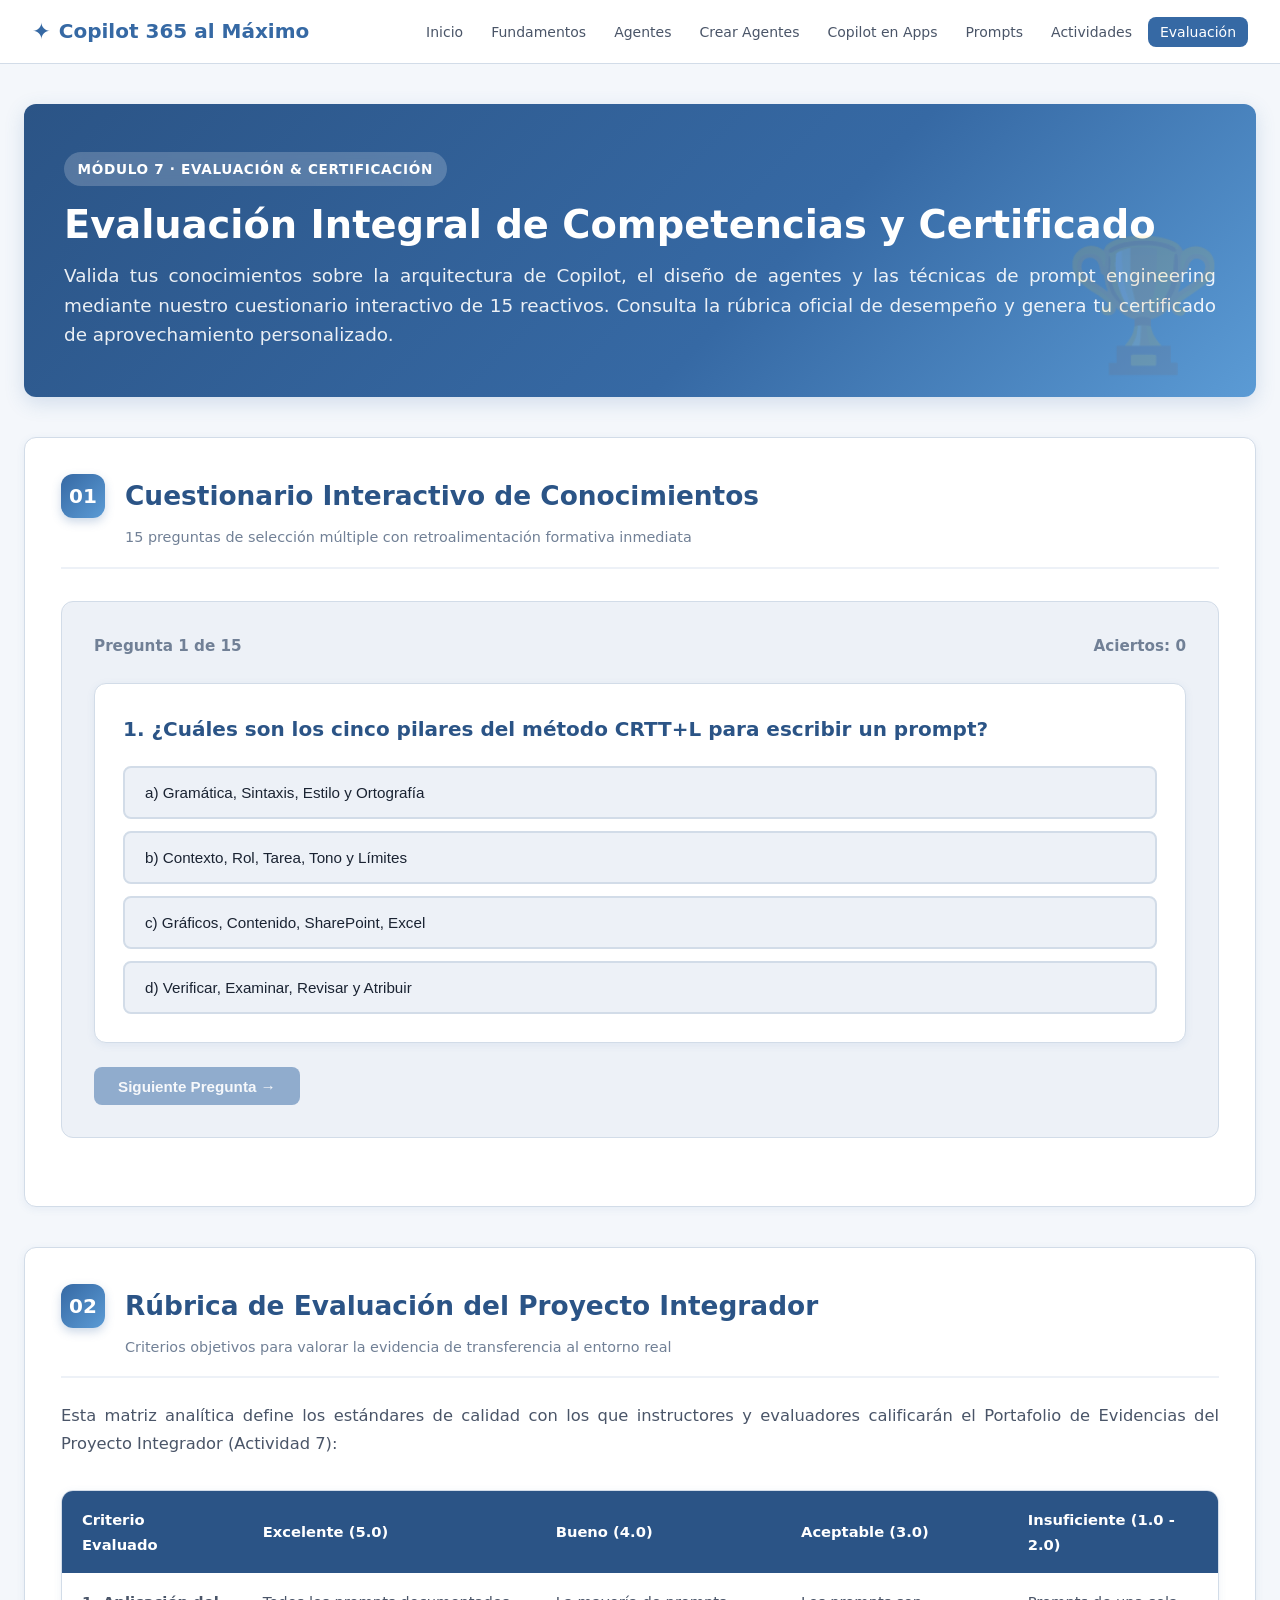
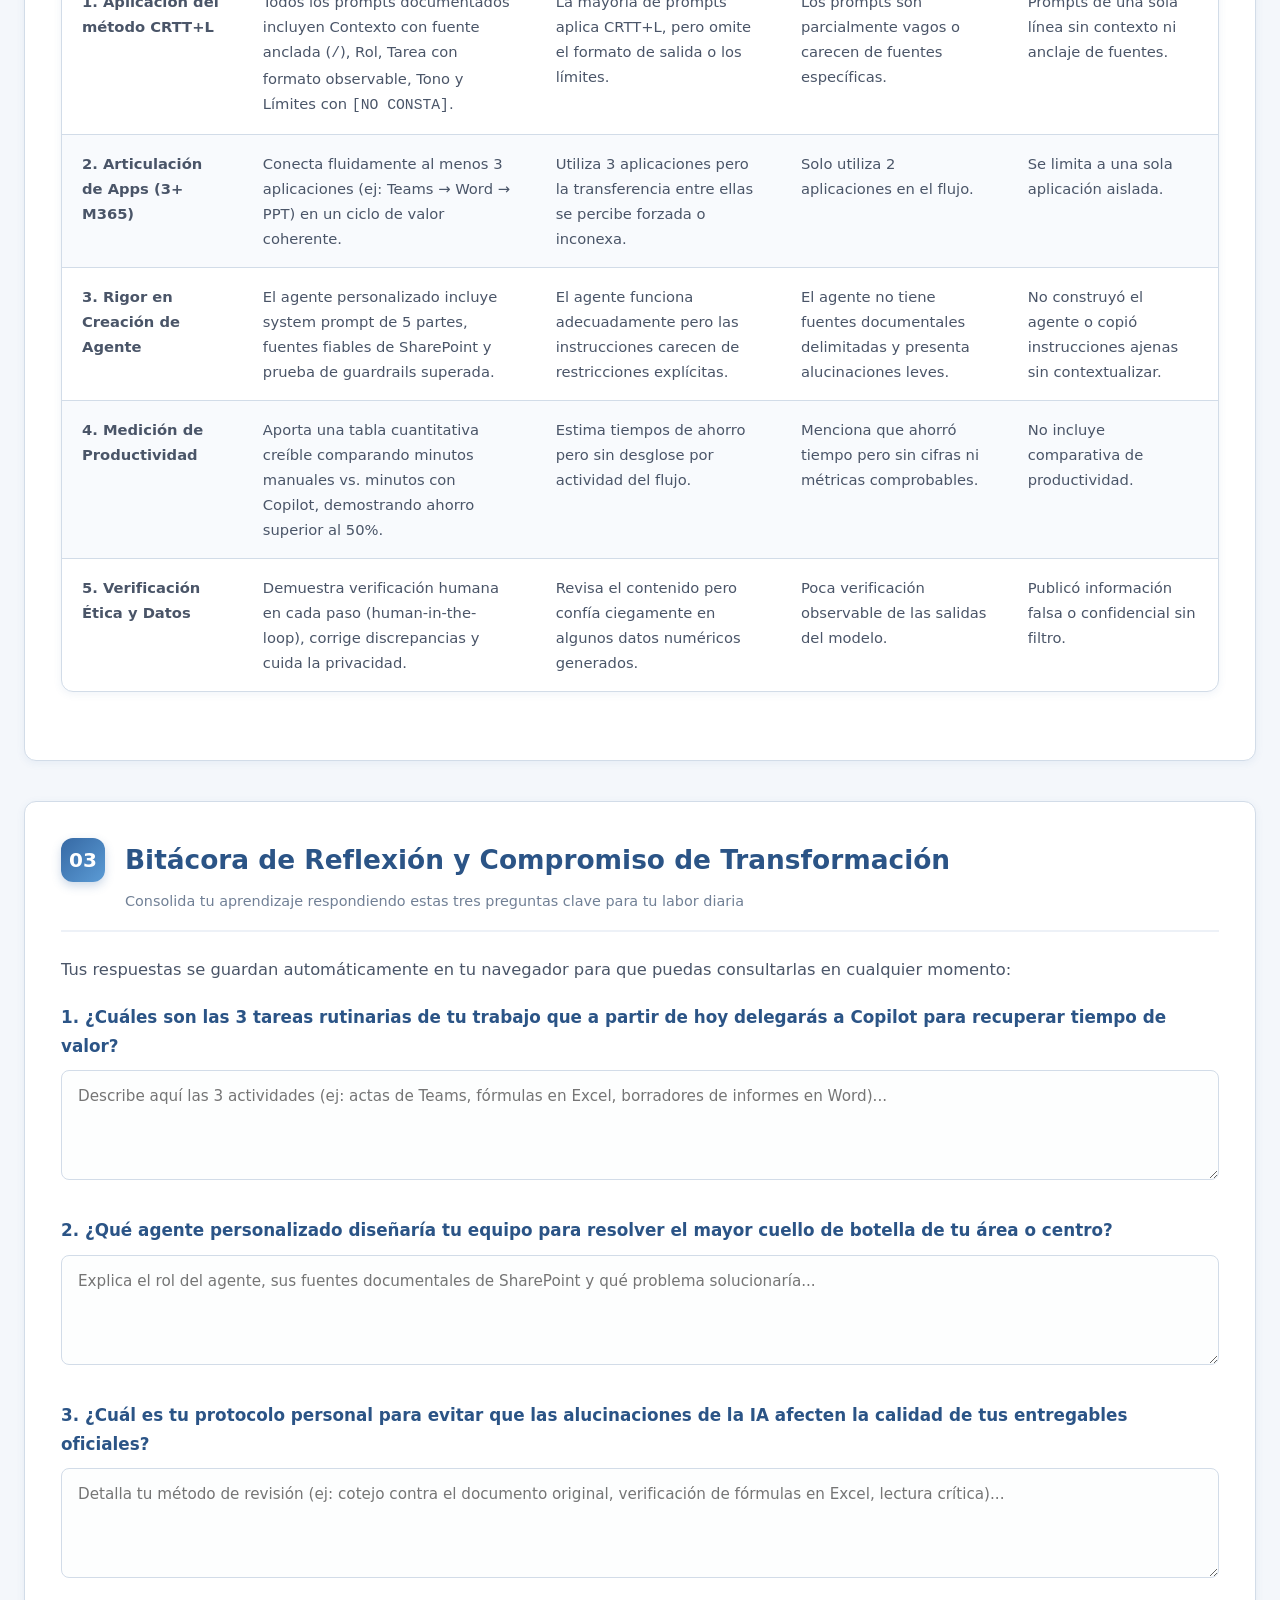
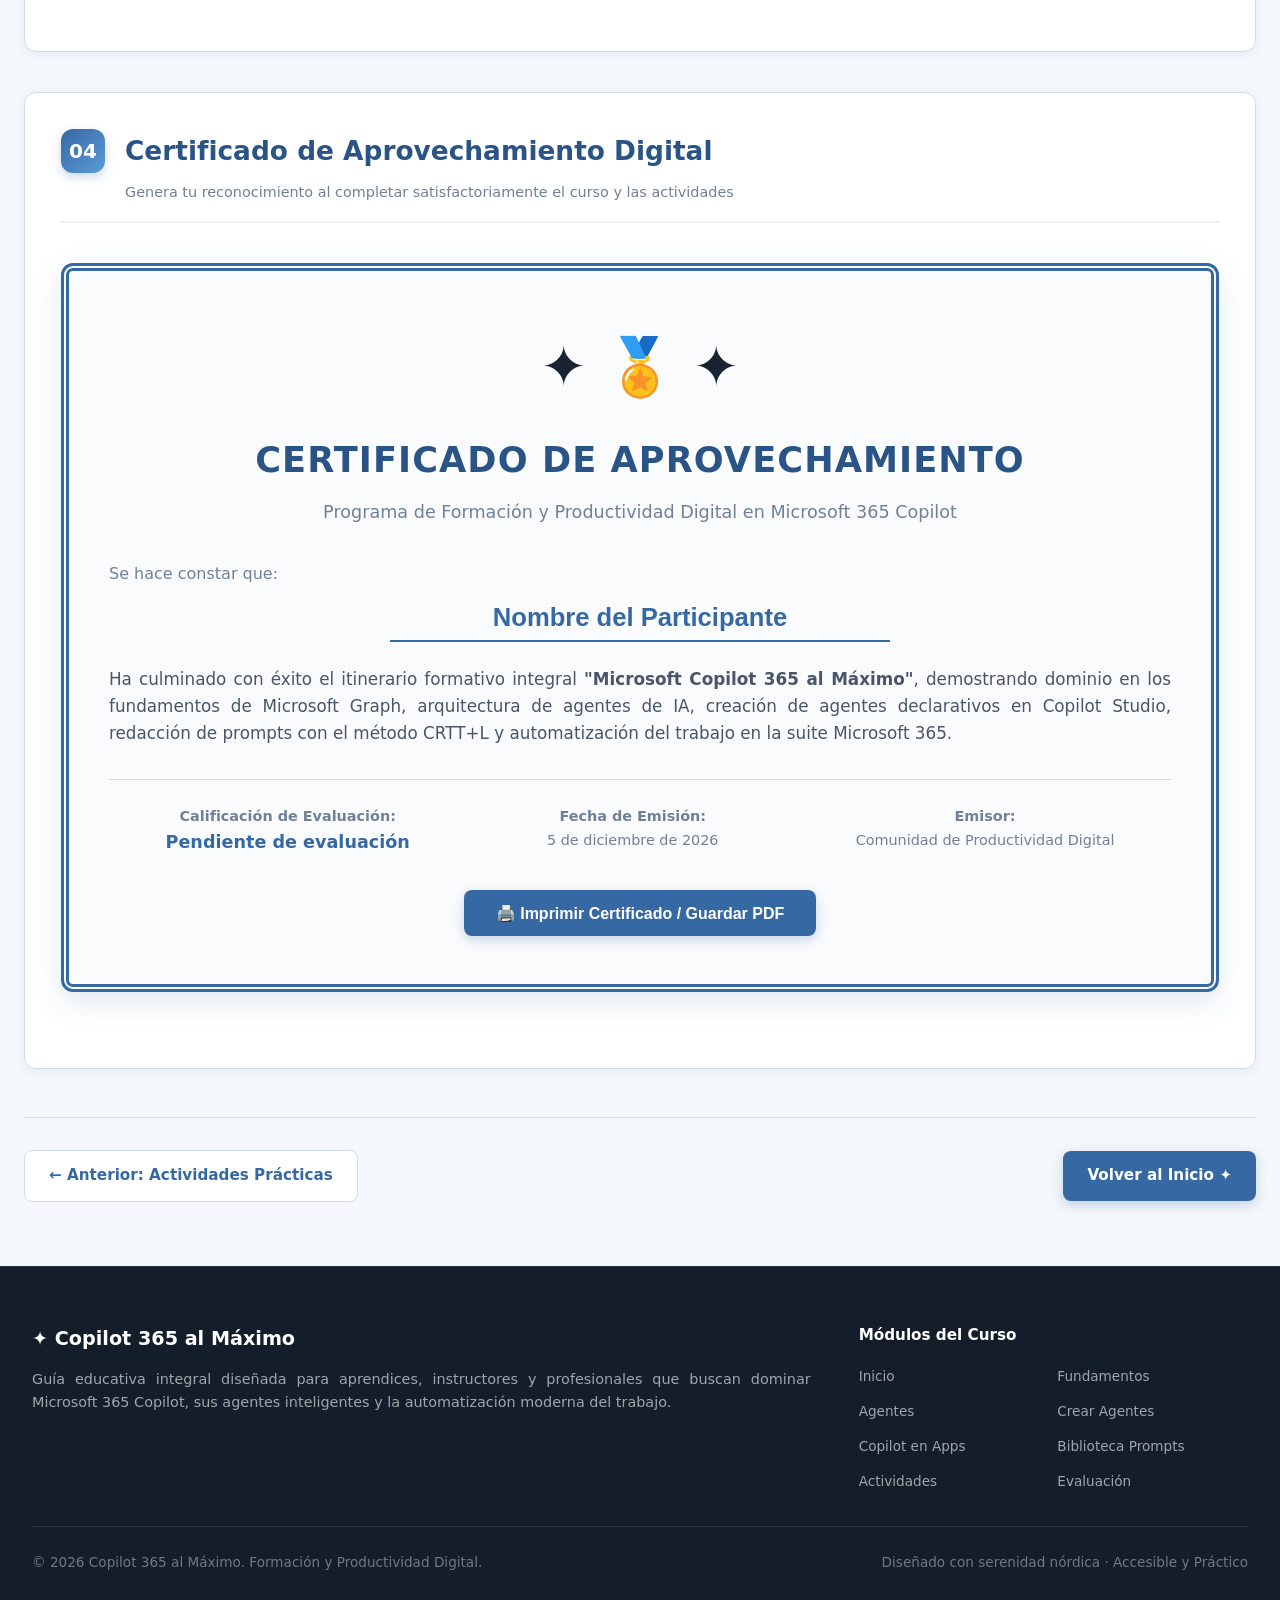
<file: evaluacion.html>
<!DOCTYPE html>
<html lang="es-CO">
<head>
  <meta charset="UTF-8">
  <meta name="viewport" content="width=device-width, initial-scale=1.0">
  <title>Evaluación y Certificación — Copilot 365 al Máximo</title>
  <style>
    *, *::before, *::after { box-sizing: border-box; margin: 0; padding: 0; }

    :root {
      --primary: #3669A4;
      --primary-light: #4A7DB8;
      --primary-dark: #2B5486;
      --accent: #5B9BD5;
      --bg: #F4F7FB;
      --surface: #FFFFFF;
      --surface-alt: #EDF1F7;
      --text-primary: #1A2332;
      --text-secondary: #4A5568;
      --text-muted: #718096;
      --border: #D2DCE8;
      --success: #38A169;
      --warning: #D69E2E;
      --error: #E53E3E;
      --info: #3182CE;
      --radius-card: 12px;
      --radius-btn: 8px;
      --shadow-card: 0 2px 8px rgba(54,105,164,0.08);
      --shadow-hover: 0 4px 16px rgba(54,105,164,0.15);
      --transition: all 0.3s ease;
      --font-main: 'Segoe UI', system-ui, -apple-system, sans-serif;
      --font-code: 'Cascadia Code', 'Fira Code', 'Consolas', monospace;
    }

    html { scroll-behavior: smooth; }
    body {
      font-family: var(--font-main);
      background: var(--bg);
      color: var(--text-primary);
      line-height: 1.7;
      min-height: 100vh;
      display: flex;
      flex-direction: column;
      white-space: normal;
      word-break: normal;
      hyphens: none;
      overflow-wrap: break-word;
    }

    /* ── Navbar ── */
    .navbar {
      position: fixed; top: 0; left: 0; right: 0; z-index: 1000;
      background: rgba(255,255,255,0.94);
      backdrop-filter: blur(12px);
      -webkit-backdrop-filter: blur(12px);
      border-bottom: 1px solid var(--border);
      padding: 0 2rem;
      height: 64px;
      display: flex; align-items: center; justify-content: space-between;
    }
    .navbar-brand {
      font-size: 1.25rem; font-weight: 700; color: var(--primary);
      text-decoration: none; display: flex; align-items: center; gap: .5rem;
      white-space: nowrap;
    }
    .navbar-brand span { font-size: 1.4rem; }
    .nav-links { display: flex; gap: .25rem; align-items: center; flex-wrap: wrap; list-style: none; }
    .nav-links a {
      text-decoration: none; color: var(--text-secondary); font-size: .875rem;
      padding: .45rem .75rem; border-radius: var(--radius-btn);
      transition: var(--transition); white-space: nowrap; font-weight: 500;
    }
    .nav-links a:hover, .nav-links a.active {
      background: var(--primary); color: #fff;
    }
    .hamburger {
      display: none; background: none; border: none; cursor: pointer;
      flex-direction: column; gap: 5px; padding: .5rem;
    }
    .hamburger span {
      display: block; width: 24px; height: 2.5px; background: var(--text-primary);
      border-radius: 2px; transition: var(--transition);
    }

    @media (max-width: 1024px) {
      .nav-links {
        display: none; position: fixed; top: 64px; left: 0; right: 0;
        background: var(--surface); flex-direction: column; padding: 1rem;
        border-bottom: 1px solid var(--border);
        box-shadow: 0 8px 24px rgba(0,0,0,.1);
      }
      .nav-links.open { display: flex; }
      .nav-links a { padding: .75rem 1rem; width: 100%; }
      .hamburger { display: flex; }
    }

    /* ── Main Layout ── */
    main {
      flex: 1; margin-top: 64px;
      padding: 2.5rem 1.5rem 4rem;
      inline-size: 100%; max-inline-size: 100%;
    }
    .container {
      width: 100%; max-width: 100%; margin: 0 auto;
    }

    /* Header */
    .page-header {
      background: linear-gradient(135deg, #2B5486 0%, #3669A4 60%, #5B9BD5 100%);
      color: #fff;
      border-radius: var(--radius-card);
      padding: 3rem 2.5rem;
      margin-bottom: 2.5rem;
      box-shadow: 0 6px 20px rgba(54,105,164,0.18);
      position: relative;
      overflow: hidden;
    }
    .page-header::after {
      content: '🏆';
      position: absolute;
      right: 2rem;
      bottom: -1rem;
      font-size: 8rem;
      opacity: 0.12;
      pointer-events: none;
    }
    .badge {
      display: inline-flex;
      align-items: center;
      gap: .4rem;
      background: rgba(255,255,255,0.2);
      backdrop-filter: blur(8px);
      padding: .35rem .85rem;
      border-radius: 20px;
      font-size: .85rem;
      font-weight: 600;
      margin-bottom: 1rem;
      text-transform: uppercase;
      letter-spacing: .05em;
    }
    .page-header h1 {
      font-size: 2.4rem;
      font-weight: 800;
      color: #fff;
      margin-bottom: .8rem;
      line-height: 1.2;
    }
    .page-header p {
      font-size: 1.15rem;
      color: rgba(255,255,255,0.9);
      max-width: 100%;
      line-height: 1.6;
    }

    /* Module Card */
    .module-card {
      background: var(--surface);
      border: 1px solid var(--border);
      border-radius: var(--radius-card);
      padding: 2.25rem;
      margin-bottom: 2.5rem;
      box-shadow: var(--shadow-card);
      transition: var(--transition);
    }
    .module-header {
      display: flex;
      align-items: flex-start;
      gap: 1.25rem;
      margin-bottom: 1.5rem;
      border-bottom: 2px solid var(--surface-alt);
      padding-bottom: 1rem;
    }
    .module-num {
      background: linear-gradient(135deg, var(--primary), var(--accent));
      color: #fff;
      font-weight: 800;
      font-size: 1.25rem;
      width: 44px;
      height: 44px;
      display: flex;
      align-items: center;
      justify-content: center;
      border-radius: 12px;
      flex-shrink: 0;
      box-shadow: 0 4px 10px rgba(54,105,164,0.25);
    }
    .module-title-box h2 {
      font-size: 1.65rem;
      color: var(--primary-dark);
      margin-bottom: .25rem;
    }
    .module-title-box span {
      font-size: .9rem;
      color: var(--text-muted);
      font-weight: 500;
    }

    /* Prose */
    .prose {
      inline-size: 100%;
      max-inline-size: 100%;
      font-size: 1.02rem;
      color: var(--text-secondary);
    }
    @media (min-width: 40rem) {
      .prose p {
        text-align: justify;
        text-align-last: start;
      }
    }
    .prose p {
      margin-bottom: 1.2rem;
    }

    /* Quiz Widget */
    .quiz-container {
      background: var(--surface-alt);
      border: 1px solid var(--border);
      border-radius: var(--radius-card);
      padding: 2rem;
      margin: 2rem 0;
    }
    .quiz-progress-bar {
      display: flex;
      justify-content: space-between;
      align-items: center;
      margin-bottom: 1.5rem;
      font-size: .95rem;
      color: var(--text-muted);
      font-weight: 600;
    }
    .quiz-question-box {
      background: var(--surface);
      border: 1px solid var(--border);
      border-radius: var(--radius-card);
      padding: 1.75rem;
      margin-bottom: 1.5rem;
      box-shadow: var(--shadow-card);
    }
    .quiz-question-title {
      font-size: 1.25rem;
      color: var(--primary-dark);
      margin-bottom: 1.25rem;
      font-weight: 700;
    }
    .quiz-options {
      display: flex;
      flex-direction: column;
      gap: .75rem;
    }
    .quiz-option {
      background: var(--surface-alt);
      border: 2px solid var(--border);
      border-radius: var(--radius-btn);
      padding: 1rem 1.25rem;
      font-size: .95rem;
      color: var(--text-primary);
      cursor: pointer;
      text-align: left;
      transition: var(--transition);
      display: flex;
      align-items: center;
      gap: .75rem;
    }
    .quiz-option:hover:not(.disabled) {
      border-color: var(--primary);
      background: #F0F6FD;
    }
    .quiz-option.correct {
      background: #EBF8F2;
      border-color: var(--success);
      color: #1C5237;
      font-weight: 600;
    }
    .quiz-option.incorrect {
      background: #FFF5F5;
      border-color: var(--error);
      color: #9B2C2C;
    }
    .quiz-feedback {
      margin-top: 1.25rem;
      padding: 1rem 1.25rem;
      border-radius: var(--radius-btn);
      font-size: .92rem;
      display: none;
    }
    .quiz-feedback.show-correct {
      display: block;
      background: #EBF8F2;
      border-left: 4px solid var(--success);
      color: #1C5237;
    }
    .quiz-feedback.show-incorrect {
      display: block;
      background: #FFF5F5;
      border-left: 4px solid var(--error);
      color: #9B2C2C;
    }
    .quiz-controls {
      display: flex;
      justify-content: space-between;
      align-items: center;
      margin-top: 1.5rem;
    }
    .btn-quiz {
      background: var(--primary);
      color: #fff;
      border: none;
      padding: .65rem 1.5rem;
      border-radius: var(--radius-btn);
      font-size: .95rem;
      font-weight: 600;
      cursor: pointer;
      transition: var(--transition);
    }
    .btn-quiz:hover:not(:disabled) {
      background: var(--primary-dark);
    }
    .btn-quiz:disabled {
      opacity: 0.5;
      cursor: not-allowed;
    }

    /* Quiz Results Box */
    .quiz-result-card {
      display: none;
      background: var(--surface);
      border: 2px solid var(--border);
      border-radius: var(--radius-card);
      padding: 2.5rem;
      text-align: center;
      box-shadow: var(--shadow-card);
      margin-top: 2rem;
    }
    .result-score-circle {
      width: 100px;
      height: 100px;
      border-radius: 50%;
      background: linear-gradient(135deg, var(--primary), var(--accent));
      color: #fff;
      font-size: 2.2rem;
      font-weight: 800;
      display: flex;
      align-items: center;
      justify-content: center;
      margin: 0 auto 1.5rem;
      box-shadow: 0 6px 16px rgba(54,105,164,0.3);
    }
    .result-title {
      font-size: 1.6rem;
      color: var(--primary-dark);
      margin-bottom: .5rem;
    }
    .result-msg {
      font-size: 1.05rem;
      color: var(--text-secondary);
      max-width: 650px;
      margin: 0 auto 1.5rem;
    }

    /* Rubric Table */
    .table-container {
      width: 100%;
      overflow-x: auto;
      margin: 2rem 0;
      border: 1px solid var(--border);
      border-radius: var(--radius-card);
      background: var(--surface);
      box-shadow: var(--shadow-card);
    }
    table {
      width: 100%;
      border-collapse: collapse;
      text-align: left;
      font-size: .92rem;
    }
    th {
      background: #2B5486;
      color: #fff;
      padding: 1rem 1.25rem;
      font-weight: 600;
    }
    td {
      padding: 1rem 1.25rem;
      border-bottom: 1px solid var(--border);
      color: var(--text-secondary);
      vertical-align: top;
    }
    tr:last-child td { border-bottom: none; }
    tr:nth-child(even) td { background: #F8FAFD; }

    /* Reflection textareas */
    .reflection-item {
      margin-bottom: 1.75rem;
    }
    .reflection-label {
      display: block;
      font-weight: 700;
      color: var(--primary-dark);
      margin-bottom: .6rem;
      font-size: 1.05rem;
    }
    .reflection-textarea {
      width: 100%;
      min-height: 110px;
      padding: 1rem;
      border: 1px solid var(--border);
      border-radius: var(--radius-btn);
      font-family: var(--font-main);
      font-size: .95rem;
      color: var(--text-primary);
      background: #FDFEFE;
      resize: vertical;
      outline: none;
      transition: var(--transition);
    }
    .reflection-textarea:focus {
      border-color: var(--primary);
      box-shadow: 0 0 0 3px rgba(54,105,164,0.15);
    }

    /* Certificate Box */
    .cert-wrapper {
      background: #FAFBFD;
      border: 8px double var(--primary);
      border-radius: var(--radius-card);
      padding: 3rem 2.5rem;
      margin: 2.5rem 0;
      text-align: center;
      position: relative;
      box-shadow: 0 10px 30px rgba(54,105,164,0.15);
    }
    .cert-seal {
      font-size: 3.5rem;
      margin-bottom: 1rem;
    }
    .cert-title {
      font-size: 2.2rem;
      font-weight: 900;
      color: var(--primary-dark);
      letter-spacing: .03em;
      margin-bottom: .5rem;
      text-transform: uppercase;
    }
    .cert-subtitle {
      font-size: 1.1rem;
      color: var(--text-muted);
      margin-bottom: 2rem;
    }
    .cert-name-input {
      font-size: 1.6rem;
      font-weight: 700;
      color: var(--primary);
      border: none;
      border-bottom: 2px solid var(--primary);
      background: transparent;
      text-align: center;
      padding: .5rem;
      width: 80%;
      max-width: 500px;
      margin-bottom: 1.5rem;
      outline: none;
    }
    .cert-desc {
      font-size: 1.05rem;
      color: var(--text-secondary);
      max-width: 100%;
      margin: 0 auto 2rem;
      line-height: 1.6;
    }
    .cert-meta-row {
      display: flex;
      justify-content: space-around;
      flex-wrap: wrap;
      gap: 1.5rem;
      border-top: 1px solid var(--border);
      padding-top: 1.5rem;
      font-size: .9rem;
      color: var(--text-muted);
    }
    .cert-print-btn {
      margin-top: 2rem;
      background: var(--primary);
      color: #fff;
      border: none;
      padding: .85rem 2rem;
      border-radius: var(--radius-btn);
      font-size: 1rem;
      font-weight: 700;
      cursor: pointer;
      display: inline-flex;
      align-items: center;
      gap: .6rem;
      box-shadow: 0 4px 12px rgba(54,105,164,0.25);
      transition: var(--transition);
    }
    .cert-print-btn:hover {
      background: var(--primary-dark);
      transform: translateY(-2px);
    }

    /* Print styles */
    @media print {
      body { background: #fff; color: #000; }
      .navbar, footer, .page-header, .module-card, .page-nav-bar, .cert-print-btn { display: none !important; }
      main { margin: 0; padding: 0; }
      .container { max-width: 100%; margin: 0; }
      .cert-wrapper {
        border: 4px double #000;
        box-shadow: none;
        margin: 2cm auto;
        padding: 3cm 2cm;
      }
    }

    /* Page Nav */
    .page-nav-bar {
      display: flex;
      justify-content: space-between;
      align-items: center;
      margin-top: 3rem;
      padding-top: 2rem;
      border-top: 1px solid var(--border);
      flex-wrap: wrap;
      gap: 1rem;
    }
    .btn-nav {
      display: inline-flex;
      align-items: center;
      gap: .6rem;
      padding: .75rem 1.5rem;
      border-radius: var(--radius-btn);
      font-weight: 600;
      text-decoration: none;
      transition: var(--transition);
      font-size: .95rem;
    }
    .btn-nav-prev {
      background: var(--surface);
      color: var(--primary);
      border: 1px solid var(--border);
    }
    .btn-nav-prev:hover {
      background: var(--surface-alt);
      border-color: var(--primary);
    }
    .btn-nav-next {
      background: var(--primary);
      color: #fff;
      box-shadow: 0 4px 12px rgba(54,105,164,0.25);
    }
    .btn-nav-next:hover {
      background: var(--primary-dark);
      transform: translateY(-2px);
    }

    /* Footer */
    footer {
      background: #141E2B;
      color: rgba(255, 255, 255, 0.7);
      padding: 3.5rem 2rem 2rem;
      margin-top: auto;
      border-top: 1px solid rgba(255, 255, 255, 0.08);
    }
    .footer-inner {
      max-width: 100%;
      margin: 0 auto;
      display: grid;
      grid-template-columns: 2fr 1fr;
      gap: 3rem;
      padding-bottom: 2rem;
    }
    @media (max-width: 768px) {
      .footer-inner { grid-template-columns: 1fr; gap: 2rem; }
    }
    .footer-brand {
      font-size: 1.2rem;
      font-weight: 700;
      color: #fff;
      margin-bottom: .8rem;
    }
    .footer-desc {
      font-size: .9rem;
      line-height: 1.6;
      color: rgba(255, 255, 255, 0.6);
    }
    .footer-nav-links {
      display: grid;
      grid-template-columns: 1fr 1fr;
      gap: .5rem;
      list-style: none;
    }
    .footer-nav-links a {
      font-size: .85rem;
      color: rgba(255, 255, 255, 0.6);
      text-decoration: none;
      transition: color 0.2s;
    }
    .footer-nav-links a:hover {
      color: #5B9BD5;
    }
    .footer-bottom {
      max-width: 1320px;
      margin: 0 auto;
      padding-top: 1.5rem;
      border-top: 1px solid rgba(255, 255, 255, 0.1);
      display: flex;
      justify-content: space-between;
      font-size: .85rem;
      color: rgba(255, 255, 255, 0.4);
      flex-wrap: wrap;
      gap: .75rem;
    }
  
    @media (prefers-reduced-motion: reduce) {
      *, *::before, *::after {
        animation-duration: 0.01ms !important;
        animation-iteration-count: 1 !important;
        transition-duration: 0.01ms !important;
        scroll-behavior: auto !important;
      }
    }
  </style>
<link rel="stylesheet" href="devbrain-prose.css" data-devbrain-prose>
<script defer src="devbrain-prose.js" data-devbrain-prose-runtime></script>
</head>
<body>

  <!-- Navbar -->
  <nav class="navbar">
    <a href="index.html" class="navbar-brand">
      <span>✦</span> Copilot 365 al Máximo
    </a>
    <ul class="nav-links" id="nav-links">
      <li><a href="index.html">Inicio</a></li>
      <li><a href="fundamentos.html">Fundamentos</a></li>
      <li><a href="agentes-preconstruidos.html">Agentes</a></li>
      <li><a href="creacion-agentes.html">Crear Agentes</a></li>
      <li><a href="copilot-apps.html">Copilot en Apps</a></li>
      <li><a href="prompts.html">Prompts</a></li>
      <li><a href="actividades.html">Actividades</a></li>
      <li><a href="evaluacion.html" class="active">Evaluación</a></li>
    </ul>
    <button type="button" class="hamburger" id="hamburger" aria-label="Abrir menú de navegación">
      <span></span>
      <span></span>
      <span></span>
    </button>
  </nav>

  <!-- Main Content -->
  <main>
    <div class="container">

      <!-- Header -->
      <header class="page-header">
        <div class="badge">Módulo 7 · Evaluación & Certificación</div>
        <h1>Evaluación Integral de Competencias y Certificado</h1>
        <p>Valida tus conocimientos sobre la arquitectura de Copilot, el diseño de agentes y las técnicas de prompt engineering mediante nuestro cuestionario interactivo de 15 reactivos. Consulta la rúbrica oficial de desempeño y genera tu certificado de aprovechamiento personalizado.</p>
      </header>

      <!-- Section 1: Quiz Interactivo -->
      <section class="module-card" id="quiz-section">
        <div class="module-header">
          <div class="module-num">01</div>
          <div class="module-title-box">
            <h2>Cuestionario Interactivo de Conocimientos</h2>
            <span>15 preguntas de selección múltiple con retroalimentación formativa inmediata</span>
          </div>
        </div>

        <div class="quiz-container">
          <div class="quiz-progress-bar">
            <span id="quizCounter">Pregunta 1 de 15</span>
            <span id="quizScoreTracker">Aciertos: 0</span>
          </div>

          <div class="quiz-question-box">
            <div class="quiz-question-title" id="questionText">Cargando pregunta...</div>
            <div class="quiz-options" id="optionsContainer">
              <!-- Options rendered by JS -->
            </div>
            <div class="quiz-feedback" id="feedbackBox"></div>
          </div>

          <div class="quiz-controls">
            <button type="button" class="btn-quiz" id="btnNext" onclick="nextQuestion()" disabled>Siguiente Pregunta →</button>
          </div>
        </div>

        <!-- Result Box -->
        <div class="quiz-result-card" id="resultCard">
          <div class="result-score-circle" id="scoreCircle">0%</div>
          <div class="result-title" id="resultTitle">Evaluación Finalizada</div>
          <div class="result-msg" id="resultMsg">Mensaje de desempeño.</div>
          <button type="button" class="btn-quiz" onclick="restartQuiz()">🔄 Reintentar Evaluación</button>
        </div>
      </section>

      <!-- Section 2: Rúbrica de Desempeño del Proyecto Integrador -->
      <section class="module-card" id="rubrica-section">
        <div class="module-header">
          <div class="module-num">02</div>
          <div class="module-title-box">
            <h2>Rúbrica de Evaluación del Proyecto Integrador</h2>
            <span>Criterios objetivos para valorar la evidencia de transferencia al entorno real</span>
          </div>
        </div>

        <div class="prose">
          <p>Esta matriz analítica define los estándares de calidad con los que instructores y evaluadores calificarán el Portafolio de Evidencias del Proyecto Integrador (Actividad 7):</p>

          <div class="table-container">
            <table>
              <thead>
                <tr>
                  <th>Criterio Evaluado</th>
                  <th>Excelente (5.0)</th>
                  <th>Bueno (4.0)</th>
                  <th>Aceptable (3.0)</th>
                  <th>Insuficiente (1.0 - 2.0)</th>
                </tr>
              </thead>
              <tbody>
                <tr>
                  <td><strong>1. Aplicación del método CRTT+L</strong></td>
                  <td>Todos los prompts documentados incluyen Contexto con fuente anclada (<code>/</code>), Rol, Tarea con formato observable, Tono y Límites con <code>[NO CONSTA]</code>.</td>
                  <td>La mayoría de prompts aplica CRTT+L, pero omite el formato de salida o los límites.</td>
                  <td>Los prompts son parcialmente vagos o carecen de fuentes específicas.</td>
                  <td>Prompts de una sola línea sin contexto ni anclaje de fuentes.</td>
                </tr>
                <tr>
                  <td><strong>2. Articulación de Apps (3+ M365)</strong></td>
                  <td>Conecta fluidamente al menos 3 aplicaciones (ej: Teams → Word → PPT) en un ciclo de valor coherente.</td>
                  <td>Utiliza 3 aplicaciones pero la transferencia entre ellas se percibe forzada o inconexa.</td>
                  <td>Solo utiliza 2 aplicaciones en el flujo.</td>
                  <td>Se limita a una sola aplicación aislada.</td>
                </tr>
                <tr>
                  <td><strong>3. Rigor en Creación de Agente</strong></td>
                  <td>El agente personalizado incluye system prompt de 5 partes, fuentes fiables de SharePoint y prueba de guardrails superada.</td>
                  <td>El agente funciona adecuadamente pero las instrucciones carecen de restricciones explícitas.</td>
                  <td>El agente no tiene fuentes documentales delimitadas y presenta alucinaciones leves.</td>
                  <td>No construyó el agente o copió instrucciones ajenas sin contextualizar.</td>
                </tr>
                <tr>
                  <td><strong>4. Medición de Productividad</strong></td>
                  <td>Aporta una tabla cuantitativa creíble comparando minutos manuales vs. minutos con Copilot, demostrando ahorro superior al 50%.</td>
                  <td>Estima tiempos de ahorro pero sin desglose por actividad del flujo.</td>
                  <td>Menciona que ahorró tiempo pero sin cifras ni métricas comprobables.</td>
                  <td>No incluye comparativa de productividad.</td>
                </tr>
                <tr>
                  <td><strong>5. Verificación Ética y Datos</strong></td>
                  <td>Demuestra verificación humana en cada paso (human-in-the-loop), corrige discrepancias y cuida la privacidad.</td>
                  <td>Revisa el contenido pero confía ciegamente en algunos datos numéricos generados.</td>
                  <td>Poca verificación observable de las salidas del modelo.</td>
                  <td>Publicó información falsa o confidencial sin filtro.</td>
                </tr>
              </tbody>
            </table>
          </div>
        </div>
      </section>

      <!-- Section 3: Bitácora de Reflexión Crítica -->
      <section class="module-card" id="reflexion-section">
        <div class="module-header">
          <div class="module-num">03</div>
          <div class="module-title-box">
            <h2>Bitácora de Reflexión y Compromiso de Transformación</h2>
            <span>Consolida tu aprendizaje respondiendo estas tres preguntas clave para tu labor diaria</span>
          </div>
        </div>

        <div class="prose">
          <p>Tus respuestas se guardan automáticamente en tu navegador para que puedas consultarlas en cualquier momento:</p>

          <div class="reflection-item">
            <label class="reflection-label" for="ref1">1. ¿Cuáles son las 3 tareas rutinarias de tu trabajo que a partir de hoy delegarás a Copilot para recuperar tiempo de valor?</label>
            <textarea id="ref1" class="reflection-textarea" placeholder="Describe aquí las 3 actividades (ej: actas de Teams, fórmulas en Excel, borradores de informes en Word)..." oninput="saveReflection('ref1')"></textarea>
          </div>

          <div class="reflection-item">
            <label class="reflection-label" for="ref2">2. ¿Qué agente personalizado diseñaría tu equipo para resolver el mayor cuello de botella de tu área o centro?</label>
            <textarea id="ref2" class="reflection-textarea" placeholder="Explica el rol del agente, sus fuentes documentales de SharePoint y qué problema solucionaría..." oninput="saveReflection('ref2')"></textarea>
          </div>

          <div class="reflection-item">
            <label class="reflection-label" for="ref3">3. ¿Cuál es tu protocolo personal para evitar que las alucinaciones de la IA afecten la calidad de tus entregables oficiales?</label>
            <textarea id="ref3" class="reflection-textarea" placeholder="Detalla tu método de revisión (ej: cotejo contra el documento original, verificación de fórmulas en Excel, lectura crítica)..." oninput="saveReflection('ref3')"></textarea>
          </div>
        </div>
      </section>

      <!-- Section 4: Certificado de Finalización -->
      <section class="module-card" id="certificado-section">
        <div class="module-header">
          <div class="module-num">04</div>
          <div class="module-title-box">
            <h2>Certificado de Aprovechamiento Digital</h2>
            <span>Genera tu reconocimiento al completar satisfactoriamente el curso y las actividades</span>
          </div>
        </div>

        <div class="cert-wrapper" id="certificateBox">
          <div class="cert-seal">✦ 🏅 ✦</div>
          <div class="cert-title">Certificado de Aprovechamiento</div>
          <div class="cert-subtitle">Programa de Formación y Productividad Digital en Microsoft 365 Copilot</div>
          
          <p style="font-size: 1rem; color: var(--text-muted); margin-bottom:.5rem;">Se hace constar que:</p>
          
          <input type="text" id="certName" class="cert-name-input" value="Nombre del Participante" placeholder="Escribe tu Nombre Completo Aquí" oninput="updateCertName()">
          
          <p class="cert-desc">
            Ha culminado con éxito el itinerario formativo integral <strong>"Microsoft Copilot 365 al Máximo"</strong>, demostrando dominio en los fundamentos de Microsoft Graph, arquitectura de agentes de IA, creación de agentes declarativos en Copilot Studio, redacción de prompts con el método CRTT+L y automatización del trabajo en la suite Microsoft 365.
          </p>

          <div class="cert-meta-row">
            <div>
              <strong>Calificación de Evaluación:</strong>
              <div id="certScoreDisplay" style="color:var(--primary); font-weight:700; font-size:1.1rem;">Pendiente de evaluación</div>
            </div>
            <div>
              <strong>Fecha de Emisión:</strong>
              <div id="certDateDisplay">29 de octubre de 2026</div>
            </div>
            <div>
              <strong>Emisor:</strong>
              <div>Comunidad de Productividad Digital</div>
            </div>
          </div>

          <button type="button" class="cert-print-btn" onclick="window.print()">
            <span>🖨️ Imprimir Certificado / Guardar PDF</span>
          </button>
        </div>
      </section>

      <!-- Navigation Footer -->
      <div class="page-nav-bar">
        <a href="actividades.html" class="btn-nav btn-nav-prev">← Anterior: Actividades Prácticas</a>
        <a href="index.html" class="btn-nav btn-nav-next">Volver al Inicio ✦</a>
      </div>

    </div>
  </main>

  <!-- Global Footer -->
  <footer>
    <div class="footer-inner">
      <div>
        <div class="footer-brand">✦ Copilot 365 al Máximo</div>
        <p class="footer-desc">Guía educativa integral diseñada para aprendices, instructores y profesionales que buscan dominar Microsoft 365 Copilot, sus agentes inteligentes y la automatización moderna del trabajo.</p>
      </div>
      <div>
        <h4 style="color:#fff; margin-bottom:.8rem; font-size:.95rem;">Módulos del Curso</h4>
        <ul class="footer-nav-links">
          <li><a href="index.html">Inicio</a></li>
          <li><a href="fundamentos.html">Fundamentos</a></li>
          <li><a href="agentes-preconstruidos.html">Agentes</a></li>
          <li><a href="creacion-agentes.html">Crear Agentes</a></li>
          <li><a href="copilot-apps.html">Copilot en Apps</a></li>
          <li><a href="prompts.html">Biblioteca Prompts</a></li>
          <li><a href="actividades.html">Actividades</a></li>
          <li><a href="evaluacion.html">Evaluación</a></li>
        </ul>
      </div>
    </div>
    <div class="footer-bottom">
      <span>© 2026 Copilot 365 al Máximo. Formación y Productividad Digital.</span>
      <span>Diseñado con serenidad nórdica · Accesible y Práctico</span>
    </div>
  </footer>

  <script>
    // Quiz Questions Data (15 questions)
    const quizQuestions = [
      {
        q: "1. ¿Cuáles son los cinco pilares del método CRTT+L para escribir un prompt?",
        options: [
          "a) Gramática, Sintaxis, Estilo y Ortografía",
          "b) Contexto, Rol, Tarea, Tono y Límites",
          "c) Gráficos, Contenido, SharePoint, Excel",
          "d) Verificar, Examinar, Revisar y Atribuir"
        ],
        correct: 1,
        exp: "CRTT+L reúne Contexto (situación, destinatario y fuente con /), Rol (desde qué papel responde), Tarea (acción y formato), Tono (cómo debe sonar) y Límites (qué no puede suponer). V.E.R.A. (opción d) no estructura el prompt: sirve para revisar la respuesta."
      },
      {
        q: "2. Con la licencia completa de Microsoft 365 Copilot, ¿qué agente es el más idóneo para investigaciones profundas de múltiples pasos que cruzan fuentes web y archivos de trabajo?",
        options: [
          "a) Facilitator",
          "b) Interpreter",
          "c) Researcher (Investigador)",
          "d) SharePoint Agent"
        ],
        correct: 2,
        exp: "Researcher ejecuta cadenas de razonamiento analítico avanzado consultando la web y tu Microsoft Graph para entregar reportes exhaustivos con citas."
      },
      {
        q: "3. En el panel de Copilot de Outlook buscas «Researcher» y aparece «No encontramos ninguna coincidencia». ¿Qué significa y qué haces?",
        options: [
          "a) Que Outlook tiene un error y debes reinstalarlo",
          "b) Que ese agente no está habilitado para tu cuenta; usas los agentes disponibles, como Prompt Coach o Writing Coach, o consultas la licencia con la administración",
          "c) Que debes escribir el nombre en inglés y en mayúsculas",
          "d) Que el agente solo funciona los fines de semana"
        ],
        correct: 1,
        exp: "El catálogo de agentes depende de la licencia y de lo que habilite la organización. Researcher requiere la licencia completa de Microsoft 365 Copilot; si no aparece, trabajas con los agentes disponibles."
      },
      {
        q: "4. ¿Qué tipo de agente de Microsoft 365 se diseña visualmente sin código en Microsoft Copilot Studio?",
        options: [
          "a) Agente compilado",
          "b) Agente declarativo (Declarative Agent)",
          "c) Agente de red neuronal recursiva",
          "d) Agente de script en shell"
        ],
        correct: 1,
        exp: "Los agentes declarativos se configuran mediante instrucciones en lenguaje natural, fuentes de SharePoint y conectores sin necesidad de programar."
      },
      {
        q: "5. ¿Qué comando especial permite anclar directamente un archivo de OneDrive/SharePoint dentro de un prompt en Word, PowerPoint o Copilot Chat?",
        options: [
          "a) @archivo",
          "b) #archivo",
          "c) /archivo (barra oblicua)",
          "d) !archivo"
        ],
        correct: 2,
        exp: "El comando barra oblicua (/) abre inmediatamente el menú contextual de archivos recientes para anclar la información original."
      },
      {
        q: "6. Abres un correo con un archivo de Excel adjunto y quieres saber qué te piden sin abrirlo. ¿Cuál es el mejor primer paso?",
        options: [
          "a) Reenviar el correo a un compañero para que lo lea",
          "b) Pedir en el panel de Copilot un resumen del adjunto con propósito, fechas, responsables y lo que te piden, y verificar después tres datos en el archivo",
          "c) Borrar el correo si es muy largo",
          "d) Copiar todo el Excel en una hoja nueva"
        ],
        correct: 1,
        exp: "Copilot puede resumir adjuntos desde el panel de Outlook, pero el resumen se verifica contra el archivo original antes de actuar."
      },
      {
        q: "7. ¿Qué diferencia sustancial existe entre un Agente de SharePoint y un Agente Declarativo de Copilot Studio?",
        options: [
          "a) El agente de SharePoint requiere programar en C#",
          "b) El agente de SharePoint se crea en 2 minutos y está acotado estrictamente a los archivos de su biblioteca documental",
          "c) El agente de SharePoint solo funciona en teléfonos móviles",
          "d) No existe ninguna diferencia técnica"
        ],
        correct: 1,
        exp: "Los agentes de SharePoint se generan con 1 clic desde la propia biblioteca y responden únicamente sobre los documentos contenidos en ese sitio."
      },
      {
        q: "8. ¿Para qué sirve el conmutador (toggle) 'Work' vs. 'Web' en Microsoft Copilot Chat?",
        options: [
          "a) Work busca en tus datos internos protegidos de Microsoft Graph; Web busca en internet público",
          "b) Work funciona sin internet; Web requiere cable de red",
          "c) Work es para Office de escritorio; Web es para la versión en navegador",
          "d) Ambos conmutadores realizan exactamente la misma consulta"
        ],
        correct: 0,
        exp: "Work busca en correos, chats y documentos privados de la organización; Web rastrea información abierta y pública de internet."
      },
      {
        q: "9. Copilot te responde que tiene acceso a tus calendarios y reuniones. ¿Cómo debes tratar esa afirmación?",
        options: [
          "a) Como un hecho confirmado",
          "b) Como una hipótesis que compruebas con un caso real, comparando su respuesta con tu calendario",
          "c) Como un error, porque Copilot nunca accede al calendario",
          "d) Como una señal para cambiar de cuenta"
        ],
        correct: 1,
        exp: "Copilot puede describir mal sus propios permisos. El Taller 0 enseña a confirmar cada capacidad con una prueba real."
      },
      {
        q: "10. ¿Cuál de las siguientes es una práctica obligatoria al redactar el System Prompt (instrucciones) de un agente institucional?",
        options: [
          "a) Dejar las instrucciones lo más abiertas y ambiguas posibles",
          "b) Incluir rol, ámbito de fuentes, tono, formato y guardrails explícitos sobre qué NO debe hacer",
          "c) Escribir las instrucciones únicamente en inglés británico",
          "d) Copiar el código fuente de una página web pública"
        ],
        correct: 1,
        exp: "Un buen system prompt establece límites infranqueables (guardrails), fuentes de autoridad y formato para evitar alucinaciones."
      },
      {
        q: "11. ¿Qué función debe estar obligatoriamente encendida en una reunión de Teams para que Copilot pueda generar actas y resumir acuerdos?",
        options: [
          "a) La cámara de todos los participantes",
          "b) La transcripción en vivo de la reunión",
          "c) El modo conferencia con pantalla compartida",
          "d) La grabación de video en calidad 4K"
        ],
        correct: 1,
        exp: "Copilot necesita el texto capturado por la transcripción activa para poder razonar sobre el diálogo, acuerdos y tareas habladas."
      },
      {
        q: "12. ¿Cómo garantiza Microsoft que los datos institucionales del SENA o empresas no se filtren a la IA pública?",
        options: [
          "a) Borrando los datos del servidor cada 24 horas",
          "b) Mediante el límite de datos comerciales (CDP): los datos quedan aislados en el tenant y jamás se usan para entrenar modelos públicos",
          "c) Obligando a usar contraseñas de 30 caracteres",
          "d) No existe garantía de privacidad en herramientas cloud"
        ],
        correct: 1,
        exp: "Con la Protección de Datos Comerciales activa, las consultas permanecen dentro del límite de seguridad de la organización y no entrenan a la IA."
      },
      {
        q: "13. ¿Qué ventaja ofrece el principio de la 'iteración progresiva' al interactuar con Copilot?",
        options: [
          "a) Ninguna, siempre es mejor borrar el chat y escribir un prompt nuevo",
          "b) Permite refinar tono, longitud y estructura sobre el contexto previo como si dialogaras con un colega de carne y hueso",
          "c) Consume menos licencia de usuario",
          "d) Acelera la velocidad de conexión a internet"
        ],
        correct: 1,
        exp: "La memoria conversacional de Copilot permite ajustar el primer borrador sucesivamente (ej: 'hazlo más breve', 'conviértelo en tabla')."
      },
      {
        q: "14. Recibes cada semana el mismo tipo de solicitud de aprendices. ¿Qué opción reduce más el trabajo repetido sin perder el control?",
        options: [
          "a) Responder siempre desde cero",
          "b) Crear un agente con instrucciones fijas que pida los datos faltantes y no prometa decisiones, y probarlo con casos típicos, incompletos y fuera de alcance",
          "c) Activar una respuesta automática para todos los correos",
          "d) Pedir a los aprendices que no escriban"
        ],
        correct: 1,
        exp: "Un agente con instrucciones claras y probado con varios casos resuelve la parte repetitiva, mientras las decisiones siguen siendo tuyas."
      },
      {
        q: "15. ¿Qué haces antes de activar un flujo de Workflows que envía avisos cuando llega un correo «urgente»?",
        options: [
          "a) Activarlo de inmediato y revisarlo en un mes",
          "b) Revisar la vista previa del flujo y sus destinatarios, y probar un correo que lo dispare y otro que no",
          "c) Compartirlo con toda la organización",
          "d) Desactivar las notificaciones de Teams"
        ],
        correct: 1,
        exp: "Una automatización se valida con un caso positivo y uno negativo, y se revisa a quién envía mensajes antes de activarla."
      }
    ];

    let currentQuestionIndex = 0;
    let score = 0;
    let selectedOptionIndex = null;

    function loadQuestion() {
      const q = quizQuestions[currentQuestionIndex];
      document.getElementById('quizCounter').innerText = `Pregunta ${currentQuestionIndex + 1} de ${quizQuestions.length}`;
      document.getElementById('questionText').innerText = q.q;

      const optsContainer = document.getElementById('optionsContainer');
      optsContainer.innerHTML = '';

      q.options.forEach((opt, idx) => {
        const btn = document.createElement('button');
        btn.className = 'quiz-option';
        btn.innerText = opt;
        btn.onclick = () => selectOption(idx, btn);
        optsContainer.appendChild(btn);
      });

      const fb = document.getElementById('feedbackBox');
      fb.className = 'quiz-feedback';
      fb.style.display = 'none';
      document.getElementById('btnNext').disabled = true;
      selectedOptionIndex = null;
    }

    function selectOption(idx, btn) {
      if (selectedOptionIndex !== null) return; // already answered
      selectedOptionIndex = idx;

      const q = quizQuestions[currentQuestionIndex];
      const allBtns = document.querySelectorAll('.quiz-option');
      allBtns.forEach(b => b.classList.add('disabled'));

      const fb = document.getElementById('feedbackBox');

      if (idx === q.correct) {
        score++;
        btn.classList.add('correct');
        fb.className = 'quiz-feedback show-correct';
        fb.innerHTML = `<strong>¡Correcto!</strong> ${q.exp}`;
      } else {
        btn.classList.add('incorrect');
        allBtns[q.correct].classList.add('correct');
        fb.className = 'quiz-feedback show-incorrect';
        fb.innerHTML = `<strong>Respuesta incorrecta.</strong> ${q.exp}`;
      }

      document.getElementById('quizScoreTracker').innerText = `Aciertos: ${score}`;
      document.getElementById('btnNext').disabled = false;
    }

    function nextQuestion() {
      currentQuestionIndex++;
      if (currentQuestionIndex < quizQuestions.length) {
        loadQuestion();
      } else {
        showResults();
      }
    }

    function showResults() {
      document.querySelector('.quiz-container').style.display = 'none';
      const resultCard = document.getElementById('resultCard');
      resultCard.style.display = 'block';

      const pct = Math.round((score / quizQuestions.length) * 100);
      document.getElementById('scoreCircle').innerText = pct + '%';

      let title = '';
      let msg = '';

      if (pct >= 90) {
        title = '🏆 ¡Nivel Experto en Microsoft 365 Copilot!';
        msg = `Obtuviste ${score} de ${quizQuestions.length} aciertos. Posees una comprensión integral de la arquitectura, agentes y prompts. Estás listo para liderar la adopción en tu centro o empresa.`;
      } else if (pct >= 70) {
        title = '🌟 ¡Nivel Avanzado Competente!';
        msg = `Obtuviste ${score} de ${quizQuestions.length} aciertos. Tienes fundamentos muy sólidos. Revisa los módulos donde tuviste dudas para afinar tu maestría al 100%.`;
      } else if (pct >= 50) {
        title = '📚 ¡Nivel Intermedio en Desarrollo!';
        msg = `Obtuviste ${score} de ${quizQuestions.length} aciertos. Buen comienzo. Te recomendamos repasar los módulos de Creación de Agentes y Copilot en Apps.`;
      } else {
        title = '🔄 ¡Repaso Recomendado!';
        msg = `Obtuviste ${score} de ${quizQuestions.length} aciertos. No te preocupes: el dominio de la IA es un proceso iterativo. Vuelve a consultar la guía y repite la prueba.`;
      }

      document.getElementById('resultTitle').innerText = title;
      document.getElementById('resultMsg').innerText = msg;

      // Update certificate score display
      document.getElementById('certScoreDisplay').innerText = `${pct}% (${score}/${quizQuestions.length})`;
    }

    function restartQuiz() {
      currentQuestionIndex = 0;
      score = 0;
      selectedOptionIndex = null;
      document.querySelector('.quiz-container').style.display = 'block';
      document.getElementById('resultCard').style.display = 'none';
      document.getElementById('quizScoreTracker').innerText = `Aciertos: 0`;
      loadQuestion();
    }

    // LocalStorage for reflections
    function saveReflection(id) {
      const val = document.getElementById(id).value;
      try {
        localStorage.setItem('copilot_reflection_' + id, val);
      } catch (e) {}
    }

    function loadReflections() {
      ['ref1', 'ref2', 'ref3'].forEach(id => {
        try {
          const val = localStorage.getItem('copilot_reflection_' + id);
          if (val) document.getElementById(id).value = val;
        } catch (e) {}
      });
    }

    function updateCertName() {
      const name = document.getElementById('certName').value;
      try {
        localStorage.setItem('copilot_cert_name', name);
      } catch (e) {}
    }

    window.addEventListener('DOMContentLoaded', () => {
      loadQuestion();
      loadReflections();

      // Load saved cert name
      try {
        const savedName = localStorage.getItem('copilot_cert_name');
        if (savedName) document.getElementById('certName').value = savedName;
      } catch (e) {}

      // Set today's date formatted in Colombia
      const options = { year: 'numeric', month: 'long', day: 'numeric' };
      const today = new Date().toLocaleDateString('es-CO', options);
      document.getElementById('certDateDisplay').innerText = today;

      const hamburger = document.getElementById('hamburger');
      const navLinks = document.getElementById('nav-links');
      if (hamburger && navLinks) {
        hamburger.addEventListener('click', () => {
          navLinks.classList.toggle('open');
        });
      }
    });
  </script>
</body>
</html>
</file>
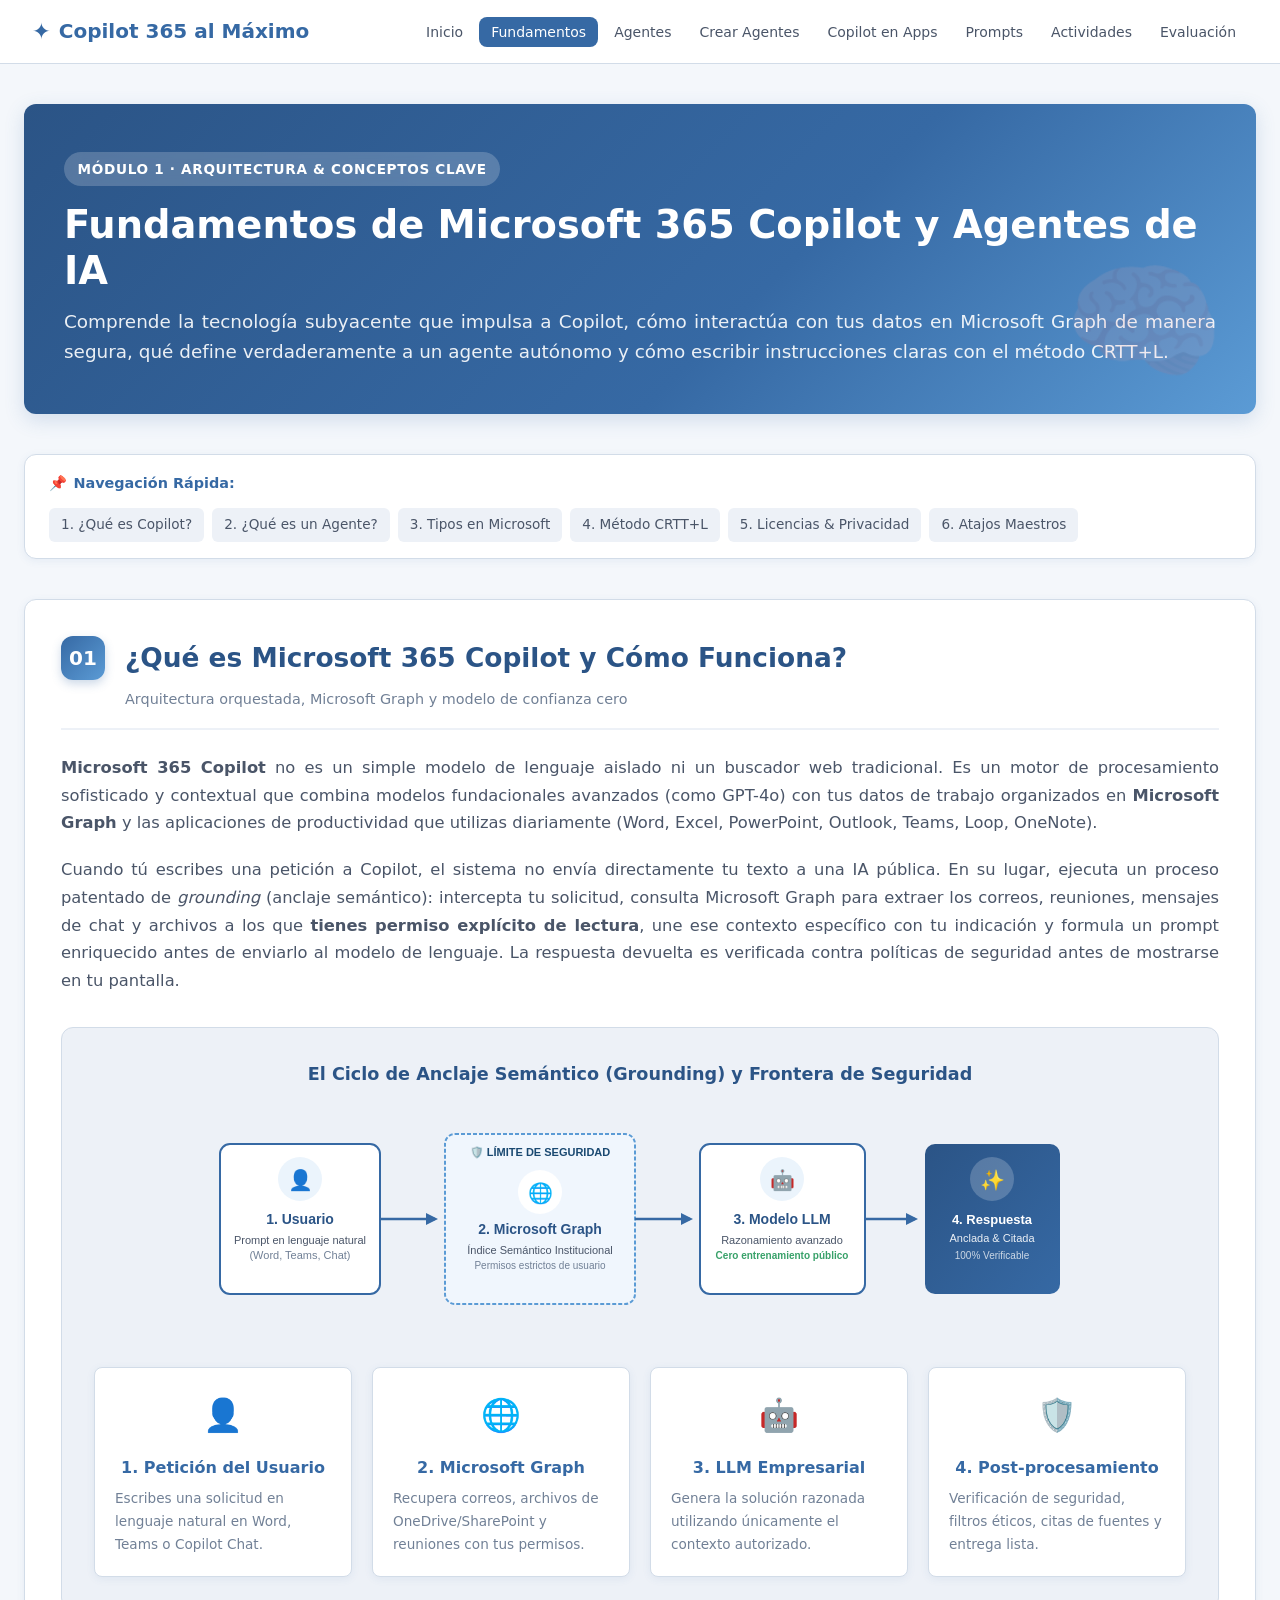
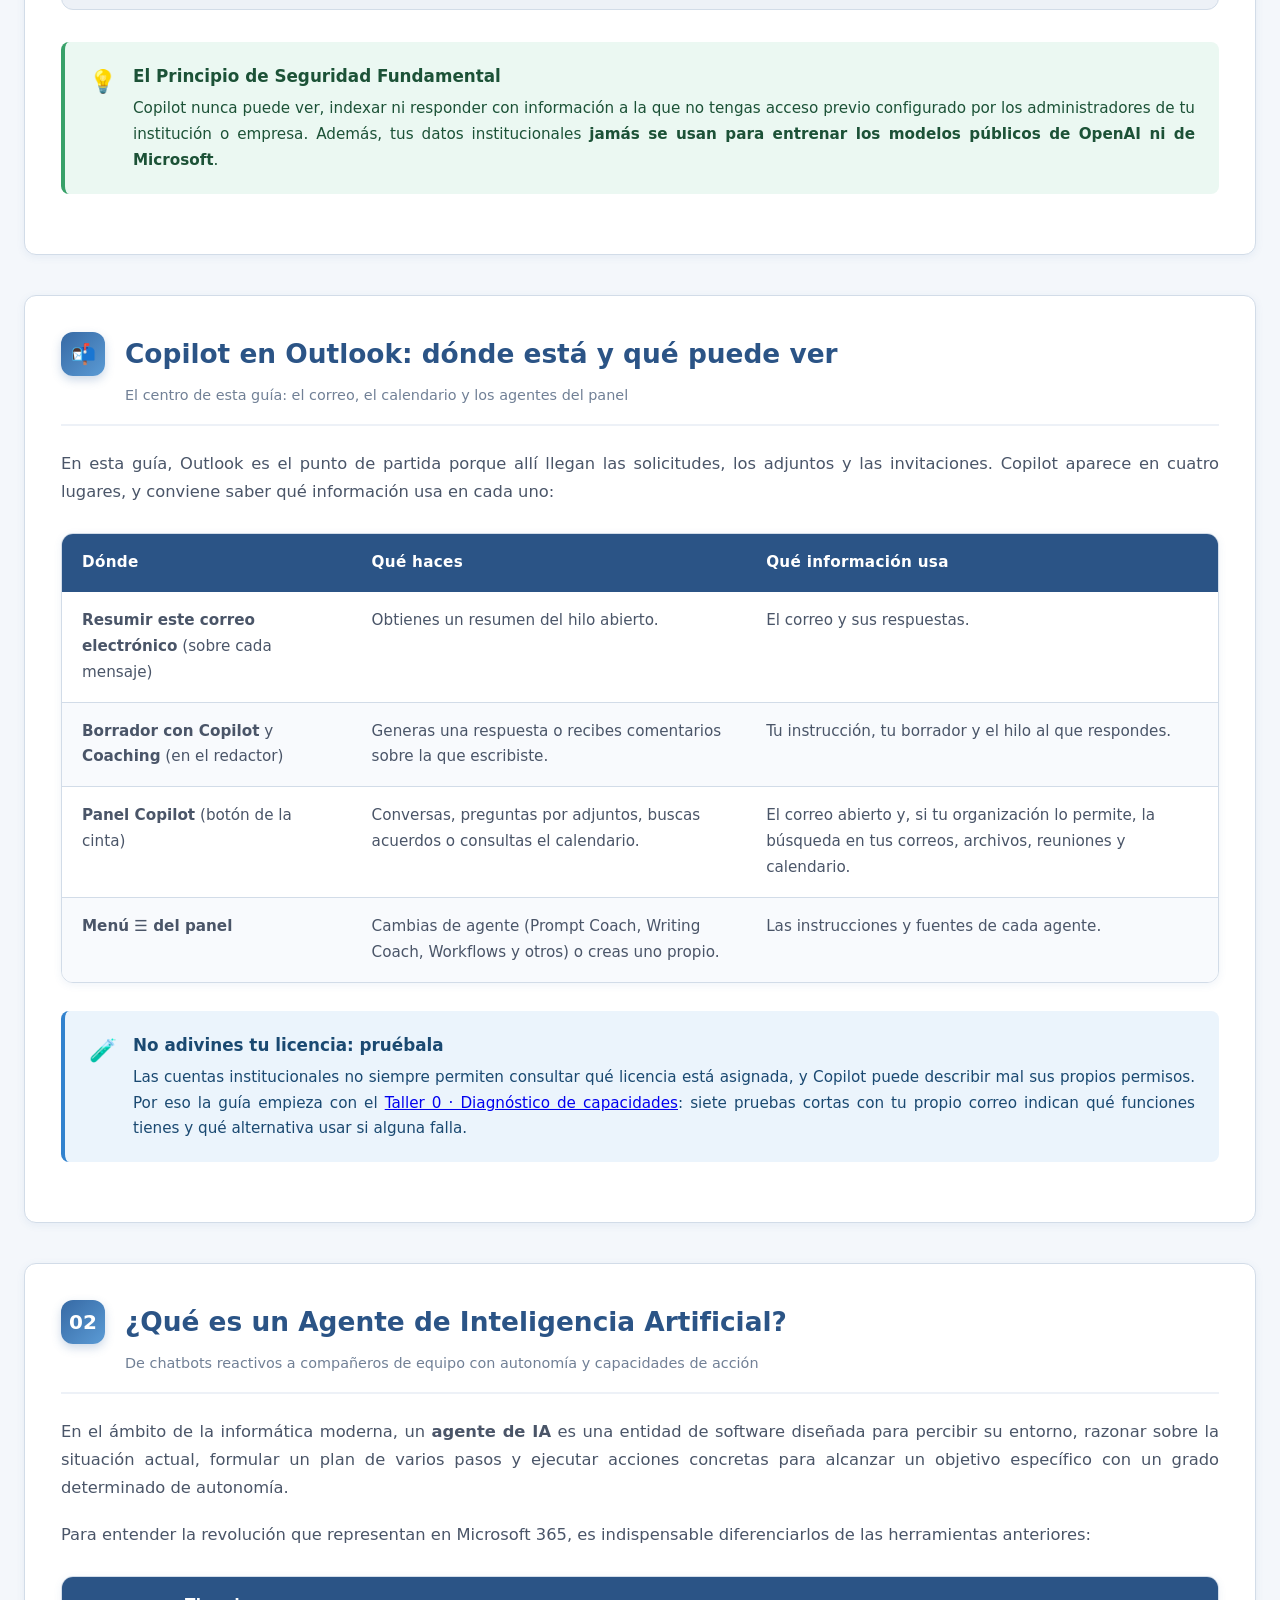
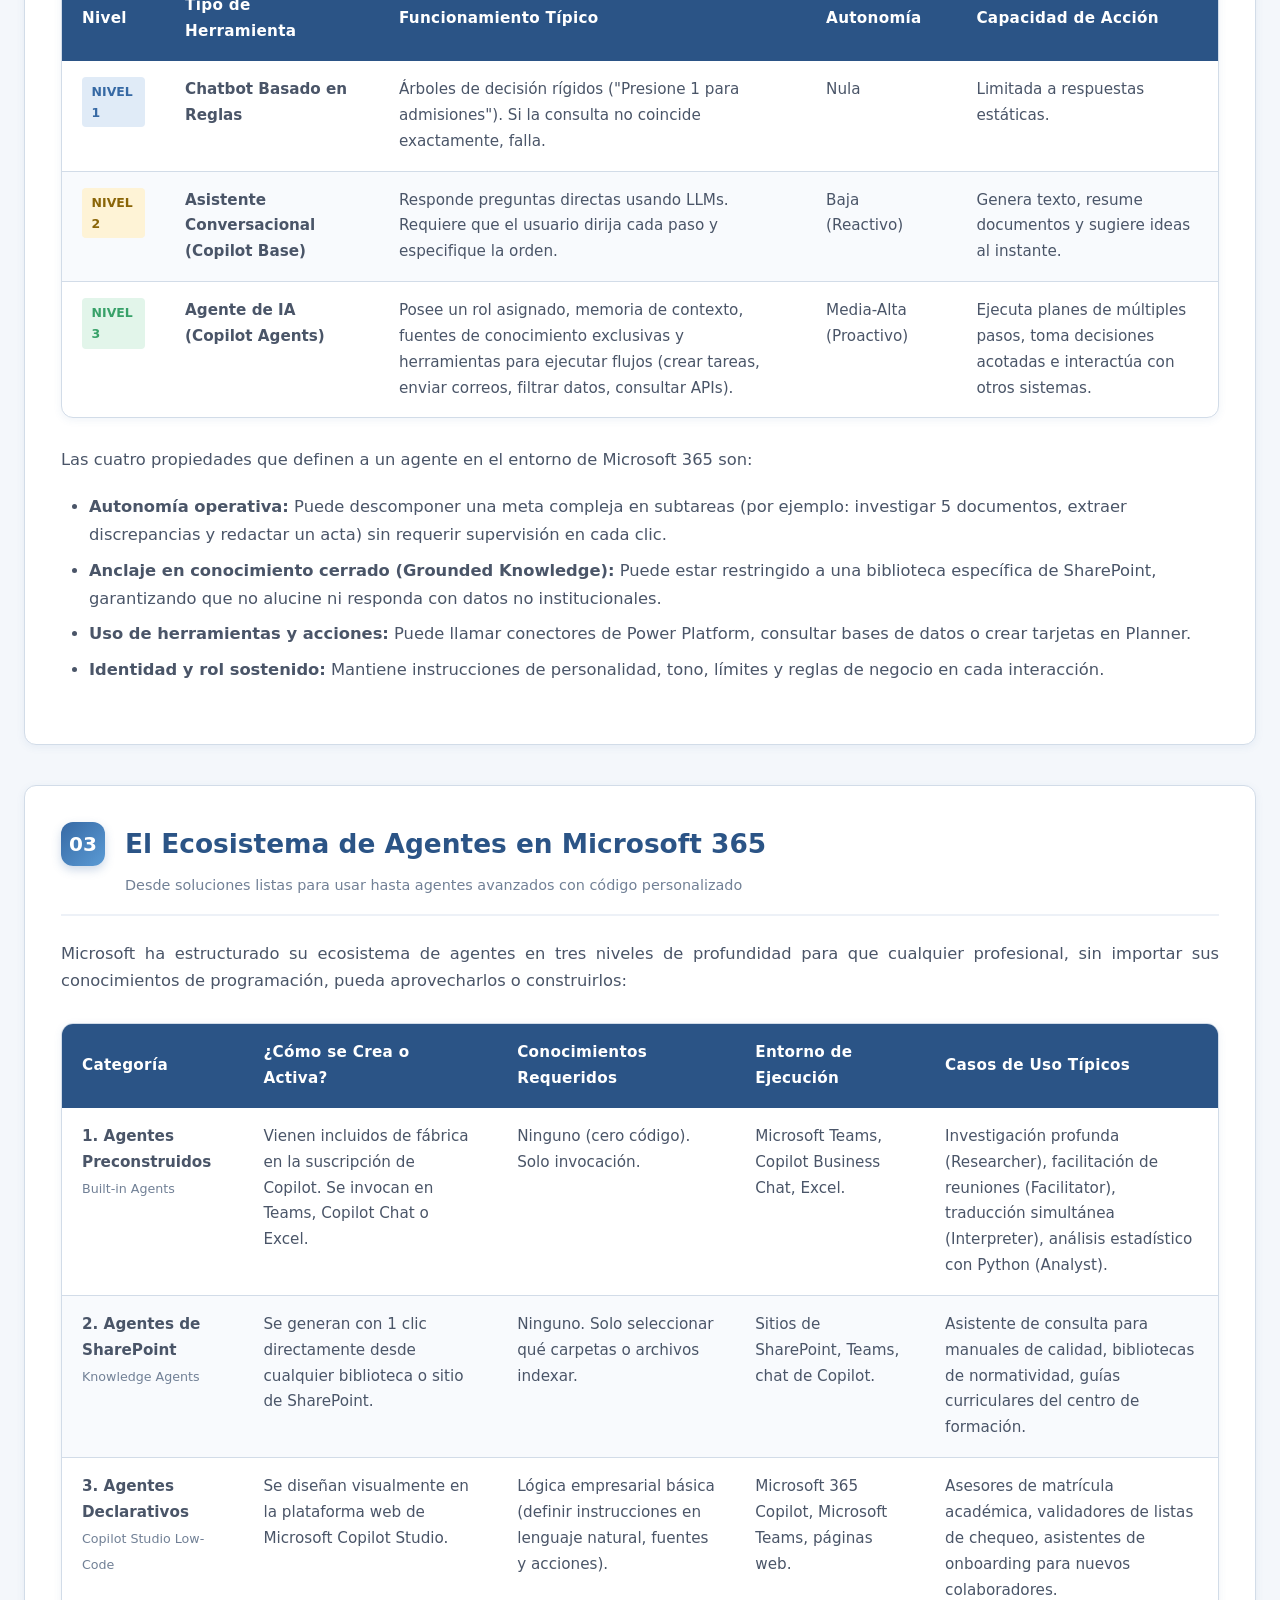
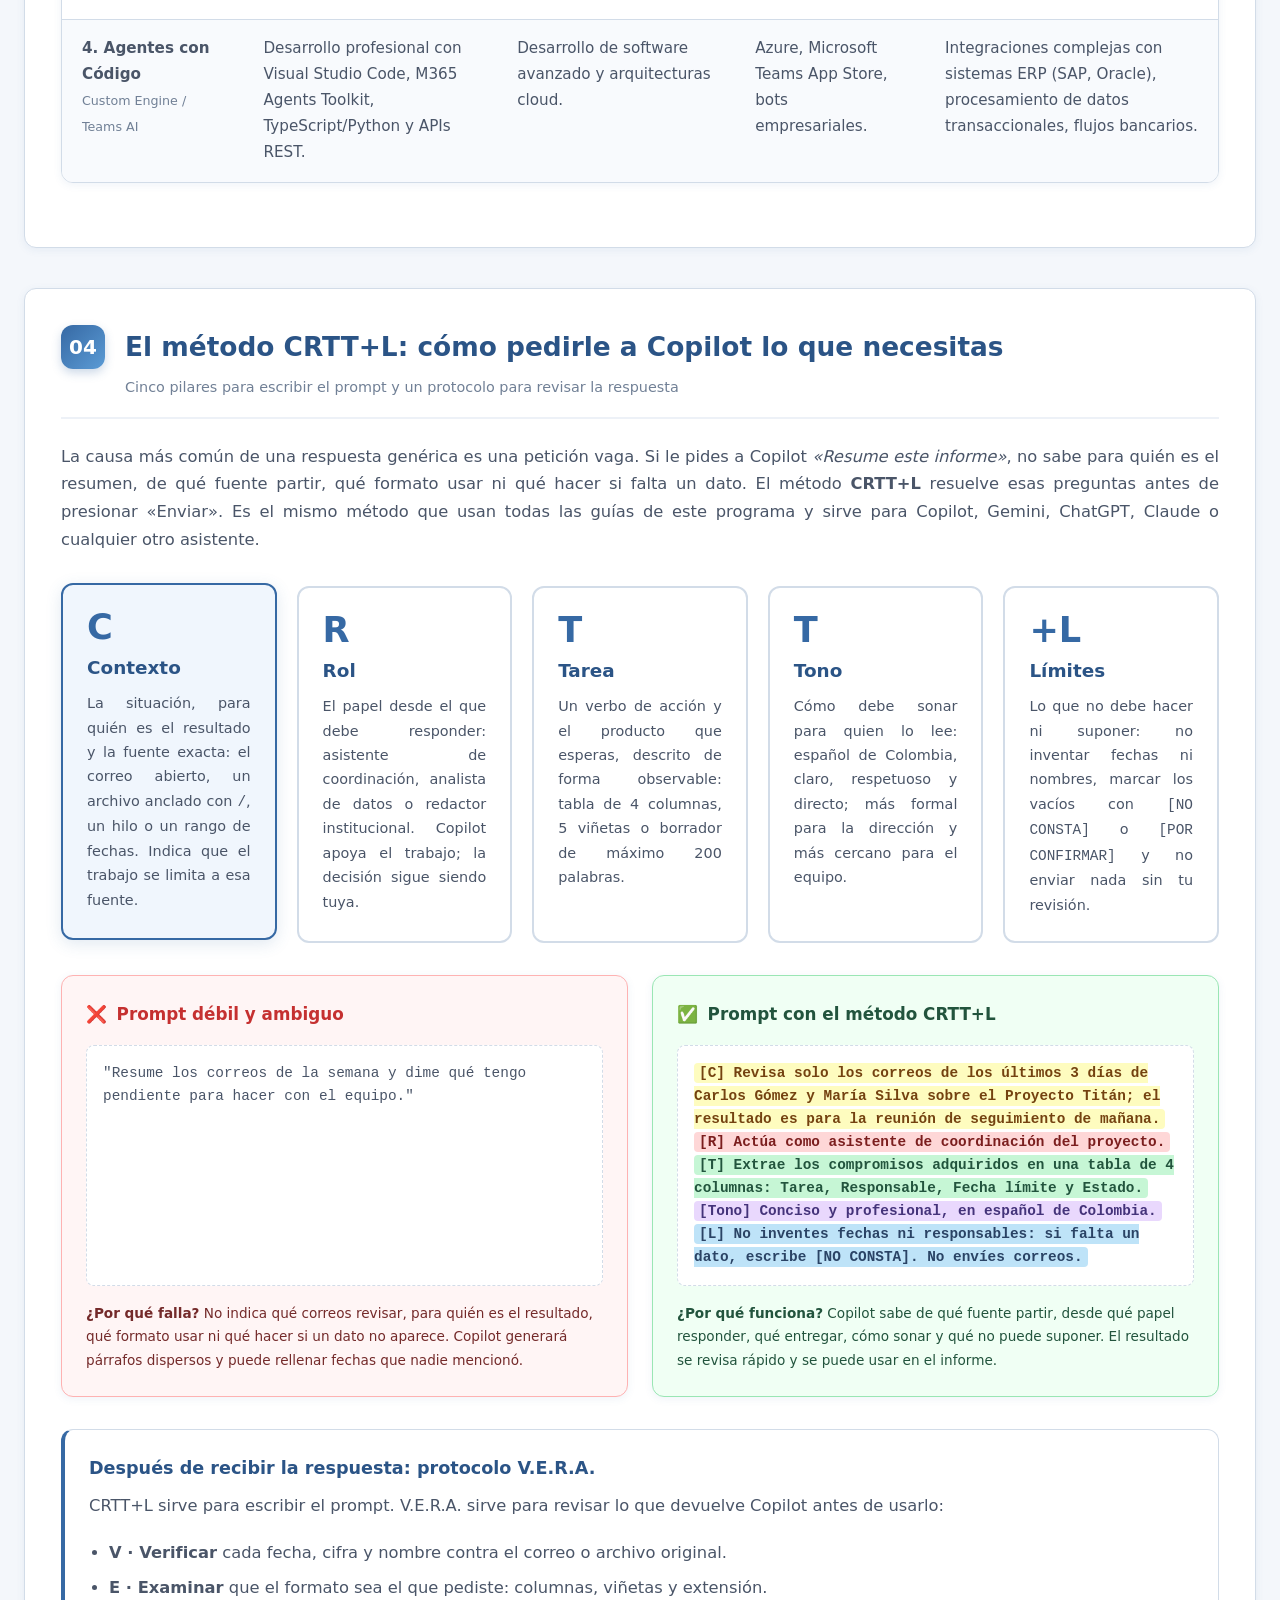
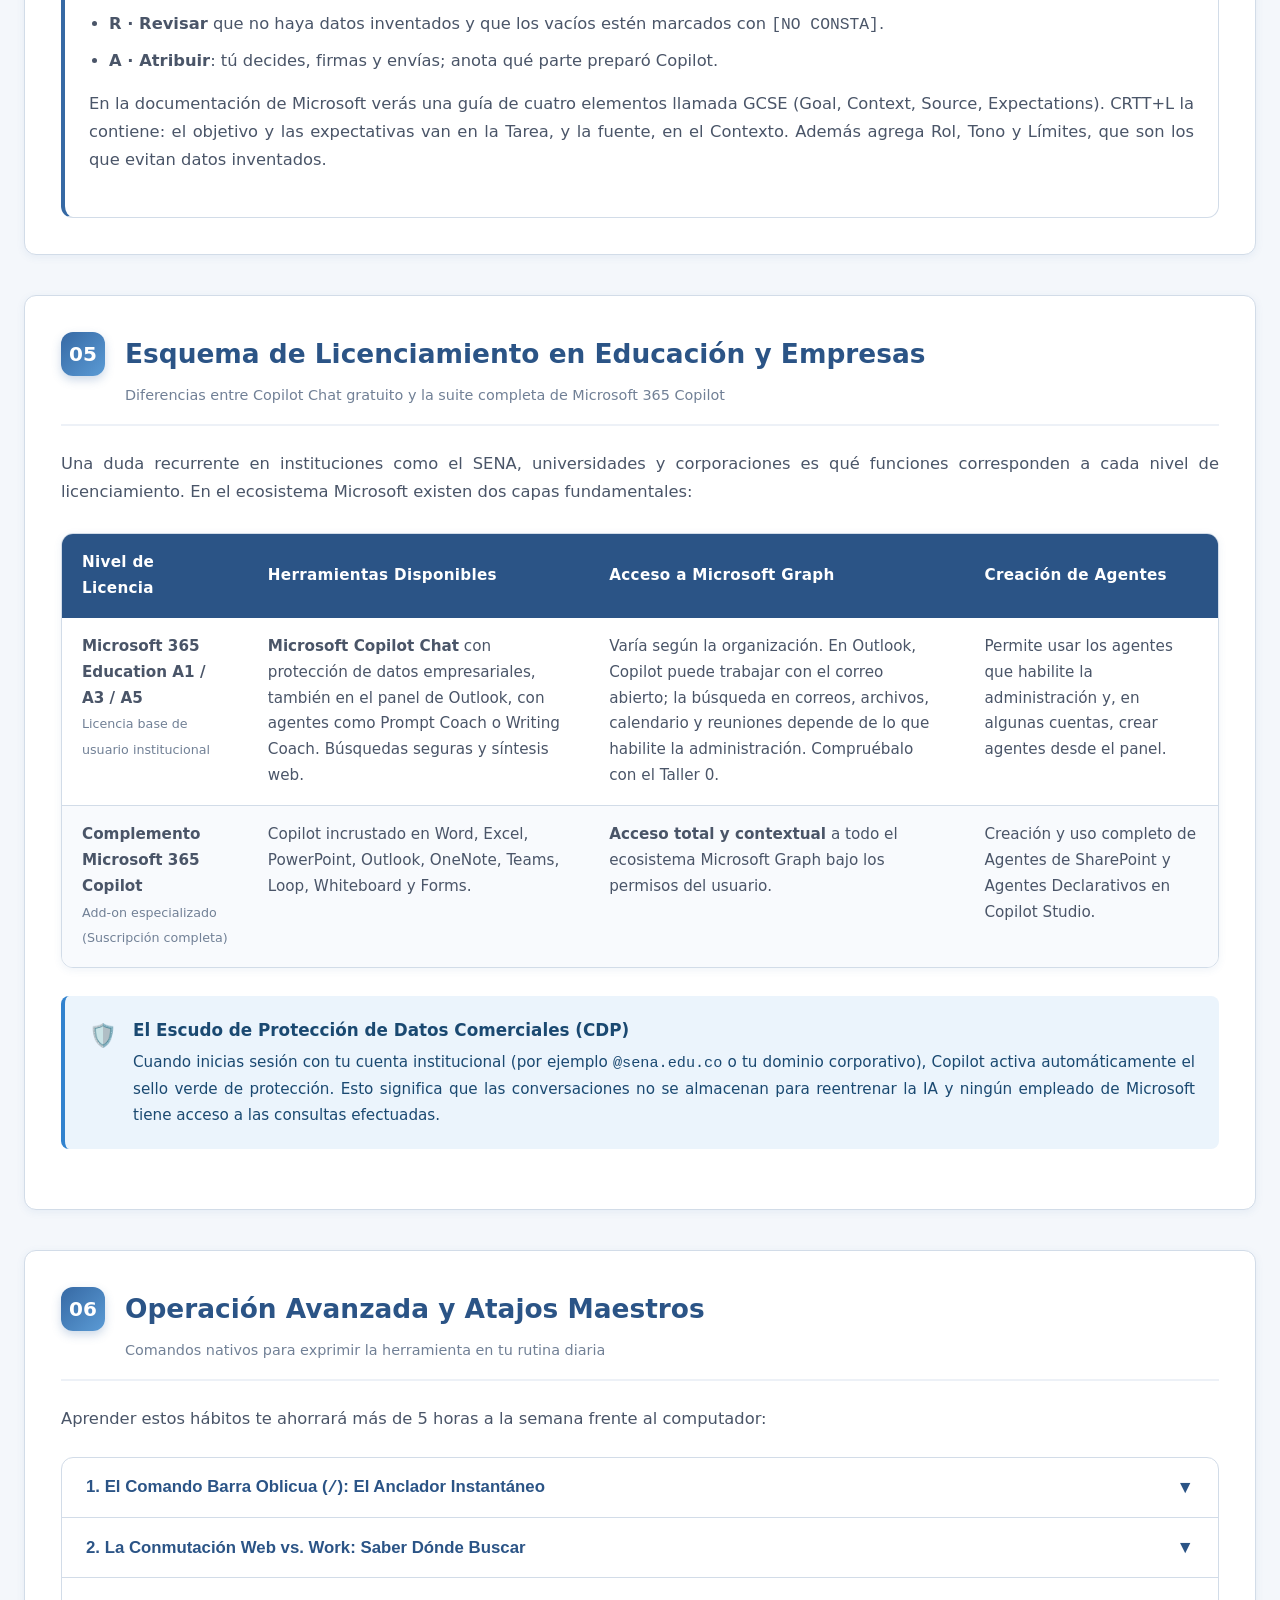
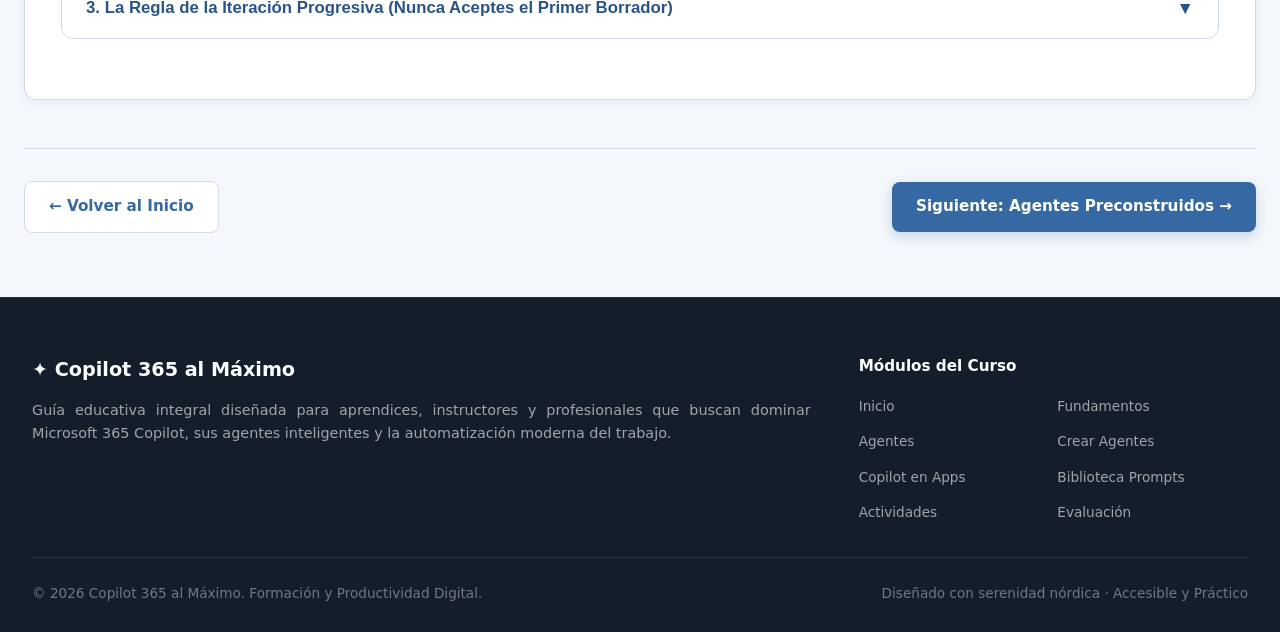
<file: fundamentos.html>
<!DOCTYPE html>
<html lang="es-CO">
<head>
  <meta charset="UTF-8">
  <meta name="viewport" content="width=device-width, initial-scale=1.0">
  <title>Fundamentos de Copilot — Copilot 365 al Máximo</title>
  <style>
    *, *::before, *::after { box-sizing: border-box; margin: 0; padding: 0; }

    :root {
      --primary: #3669A4;
      --primary-light: #4A7DB8;
      --primary-dark: #2B5486;
      --accent: #5B9BD5;
      --bg: #F4F7FB;
      --surface: #FFFFFF;
      --surface-alt: #EDF1F7;
      --text-primary: #1A2332;
      --text-secondary: #4A5568;
      --text-muted: #718096;
      --border: #D2DCE8;
      --success: #38A169;
      --warning: #D69E2E;
      --error: #E53E3E;
      --info: #3182CE;
      --radius-card: 12px;
      --radius-btn: 8px;
      --shadow-card: 0 2px 8px rgba(54,105,164,0.08);
      --shadow-hover: 0 4px 16px rgba(54,105,164,0.15);
      --transition: all 0.3s ease;
      --font-main: 'Segoe UI', system-ui, -apple-system, sans-serif;
      --font-code: 'Cascadia Code', 'Fira Code', 'Consolas', monospace;
    }

    html { scroll-behavior: smooth; }
    body {
      font-family: var(--font-main);
      background: var(--bg);
      color: var(--text-primary);
      line-height: 1.7;
      min-height: 100vh;
      display: flex;
      flex-direction: column;
      white-space: normal;
      word-break: normal;
      hyphens: none;
      overflow-wrap: break-word;
    }

    /* ── Navbar ── */
    .navbar {
      position: fixed; top: 0; left: 0; right: 0; z-index: 1000;
      background: rgba(255,255,255,0.94);
      backdrop-filter: blur(12px);
      -webkit-backdrop-filter: blur(12px);
      border-bottom: 1px solid var(--border);
      padding: 0 2rem;
      height: 64px;
      display: flex; align-items: center; justify-content: space-between;
    }
    .navbar-brand {
      font-size: 1.25rem; font-weight: 700; color: var(--primary);
      text-decoration: none; display: flex; align-items: center; gap: .5rem;
      white-space: nowrap;
    }
    .navbar-brand span { font-size: 1.4rem; }
    .nav-links { display: flex; gap: .25rem; align-items: center; flex-wrap: wrap; list-style: none; }
    .nav-links a {
      text-decoration: none; color: var(--text-secondary); font-size: .875rem;
      padding: .45rem .75rem; border-radius: var(--radius-btn);
      transition: var(--transition); white-space: nowrap; font-weight: 500;
    }
    .nav-links a:hover, .nav-links a.active {
      background: var(--primary); color: #fff;
    }
    .hamburger {
      display: none; background: none; border: none; cursor: pointer;
      flex-direction: column; gap: 5px; padding: .5rem;
    }
    .hamburger span {
      display: block; width: 24px; height: 2.5px; background: var(--text-primary);
      border-radius: 2px; transition: var(--transition);
    }

    @media (max-width: 1024px) {
      .nav-links {
        display: none; position: fixed; top: 64px; left: 0; right: 0;
        background: var(--surface); flex-direction: column; padding: 1rem;
        border-bottom: 1px solid var(--border);
        box-shadow: 0 8px 24px rgba(0,0,0,.1);
      }
      .nav-links.open { display: flex; }
      .nav-links a { padding: .75rem 1rem; width: 100%; }
      .hamburger { display: flex; }
    }

    /* ── Main Layout ── */
    main {
      flex: 1; margin-top: 64px;
      padding: 2.5rem 1.5rem 4rem;
      inline-size: 100%; max-inline-size: 100%;
    }
    .container {
      width: 100%; max-width: 100%; margin: 0 auto;
    }

    /* Header Section */
    .page-header {
      background: linear-gradient(135deg, #2B5486 0%, #3669A4 60%, #5B9BD5 100%);
      color: #fff;
      border-radius: var(--radius-card);
      padding: 3rem 2.5rem;
      margin-bottom: 2.5rem;
      box-shadow: 0 6px 20px rgba(54,105,164,0.18);
      position: relative;
      overflow: hidden;
    }
    .page-header::after {
      content: '🧠';
      position: absolute;
      right: 2rem;
      bottom: -1rem;
      font-size: 8rem;
      opacity: 0.12;
      pointer-events: none;
    }
    .badge {
      display: inline-flex;
      align-items: center;
      gap: .4rem;
      background: rgba(255,255,255,0.2);
      backdrop-filter: blur(8px);
      padding: .35rem .85rem;
      border-radius: 20px;
      font-size: .85rem;
      font-weight: 600;
      margin-bottom: 1rem;
      text-transform: uppercase;
      letter-spacing: .05em;
    }
    .page-header h1 {
      font-size: 2.4rem;
      font-weight: 800;
      color: #fff;
      margin-bottom: .8rem;
      line-height: 1.2;
    }
    .page-header p {
      font-size: 1.15rem;
      color: rgba(255,255,255,0.9);
      max-width: 100%;
      line-height: 1.6;
    }

    /* Quick jump anchors */
    .toc-bar {
      background: var(--surface);
      border: 1px solid var(--border);
      border-radius: var(--radius-card);
      padding: 1rem 1.5rem;
      margin-bottom: 2.5rem;
      display: flex;
      flex-wrap: wrap;
      gap: .75rem;
      align-items: center;
      box-shadow: var(--shadow-card);
    }
    .toc-title {
      font-weight: 700;
      color: var(--primary);
      font-size: .9rem;
      display: flex;
      align-items: center;
      gap: .4rem;
    }
    .toc-links {
      display: flex;
      flex-wrap: wrap;
      gap: .5rem;
    }
    .toc-links a {
      font-size: .85rem;
      color: var(--text-secondary);
      background: var(--surface-alt);
      padding: .35rem .75rem;
      border-radius: 6px;
      text-decoration: none;
      transition: var(--transition);
      font-weight: 500;
    }
    .toc-links a:hover {
      background: var(--primary);
      color: #fff;
    }

    /* Content Modules */
    .module-card {
      background: var(--surface);
      border: 1px solid var(--border);
      border-radius: var(--radius-card);
      padding: 2.25rem;
      margin-bottom: 2.5rem;
      box-shadow: var(--shadow-card);
      transition: var(--transition);
    }
    .module-card:hover {
      box-shadow: var(--shadow-hover);
    }
    .module-header {
      display: flex;
      align-items: flex-start;
      gap: 1.25rem;
      margin-bottom: 1.5rem;
      border-bottom: 2px solid var(--surface-alt);
      padding-bottom: 1rem;
    }
    .module-num {
      background: linear-gradient(135deg, var(--primary), var(--accent));
      color: #fff;
      font-weight: 800;
      font-size: 1.25rem;
      width: 44px;
      height: 44px;
      display: flex;
      align-items: center;
      justify-content: center;
      border-radius: 12px;
      flex-shrink: 0;
      box-shadow: 0 4px 10px rgba(54,105,164,0.25);
    }
    .module-title-box h2 {
      font-size: 1.65rem;
      color: var(--primary-dark);
      margin-bottom: .25rem;
    }
    .module-title-box span {
      font-size: .9rem;
      color: var(--text-muted);
      font-weight: 500;
    }

    /* Prose styling */
    .prose {
      inline-size: 100%;
      max-inline-size: 100%;
      font-size: 1.02rem;
      color: var(--text-secondary);
    }
    @media (min-width: 40rem) {
      .prose p {
        text-align: justify;
        text-align-last: start;
      }
    }
    .prose p {
      margin-bottom: 1.2rem;
    }
    .prose ul, .prose ol {
      margin: 1rem 0 1.5rem 1.75rem;
      color: var(--text-secondary);
    }
    .prose li {
      margin-bottom: .5rem;
    }

    /* Callout Boxes */
    .callout {
      border-radius: var(--radius-btn);
      padding: 1.25rem 1.5rem;
      margin: 1.5rem 0;
      display: flex;
      gap: 1rem;
      align-items: flex-start;
    }
    .callout.tip {
      background: #EBF8F2;
      border-left: 4px solid var(--success);
      color: #1C5237;
    }
    .callout.info {
      background: #EBF4FC;
      border-left: 4px solid var(--info);
      color: #1A4971;
    }
    .callout.warning {
      background: #FEF9E7;
      border-left: 4px solid var(--warning);
      color: #745307;
    }
    .callout-icon {
      font-size: 1.4rem;
      flex-shrink: 0;
    }
    .callout-content h4 {
      font-size: 1.05rem;
      margin-bottom: .35rem;
      color: inherit;
    }
    .callout-content p {
      margin-bottom: 0;
      color: inherit;
      font-size: .95rem;
    }

    /* Architecture Flow (CSS Diagram) */
    .arch-flow {
      background: var(--surface-alt);
      border: 1px solid var(--border);
      border-radius: var(--radius-card);
      padding: 2rem;
      margin: 2rem 0;
    }
    .arch-title {
      text-align: center;
      font-weight: 700;
      color: var(--primary-dark);
      margin-bottom: 1.5rem;
      font-size: 1.1rem;
    }
    .flow-steps {
      display: grid;
      grid-template-columns: repeat(auto-fit, minmax(220px, 1fr));
      gap: 1.25rem;
      position: relative;
    }
    .flow-step {
      background: var(--surface);
      border: 1px solid var(--border);
      border-radius: var(--radius-btn);
      padding: 1.25rem;
      text-align: center;
      box-shadow: var(--shadow-card);
      position: relative;
      display: flex;
      flex-direction: column;
      align-items: center;
    }
    .flow-step-icon {
      font-size: 2rem;
      margin-bottom: .75rem;
    }
    .flow-step h4 {
      font-size: 1rem;
      color: var(--primary);
      margin-bottom: .35rem;
    }
    .flow-step p {
      font-size: .85rem;
      color: var(--text-muted);
      margin-bottom: 0;
    }

    /* Comparison Table */
    .table-container {
      width: 100%;
      overflow-x: auto;
      margin: 1.75rem 0;
      border: 1px solid var(--border);
      border-radius: var(--radius-card);
      background: var(--surface);
      box-shadow: var(--shadow-card);
    }
    table {
      width: 100%;
      border-collapse: collapse;
      text-align: left;
      font-size: .95rem;
    }
    th {
      background: #2B5486;
      color: #fff;
      padding: 1rem 1.25rem;
      font-weight: 600;
      letter-spacing: .02em;
    }
    td {
      padding: 1rem 1.25rem;
      border-bottom: 1px solid var(--border);
      color: var(--text-secondary);
      vertical-align: top;
    }
    tr:last-child td {
      border-bottom: none;
    }
    tr:nth-child(even) td {
      background: #F8FAFD;
    }
    .tag {
      display: inline-block;
      padding: .25rem .6rem;
      border-radius: 4px;
      font-size: .78rem;
      font-weight: 700;
      text-transform: uppercase;
    }
    .tag-blue { background: #E0EBF7; color: var(--primary); }
    .tag-green { background: #E2F5EA; color: var(--success); }
    .tag-amber { background: #FEF3D6; color: #8A6508; }

    /* CRTT+L: tarjetas interactivas */
    .crttl-grid {
      display: grid;
      grid-template-columns: repeat(auto-fit, minmax(min(100%, 200px), 1fr));
      gap: 1.25rem;
      margin: 2rem 0;
    }
    .crttl-card {
      background: var(--surface);
      border: 2px solid var(--border);
      border-radius: var(--radius-card);
      padding: 1.5rem;
      transition: var(--transition);
      cursor: pointer;
      position: relative;
    }
    .crttl-card:hover, .crttl-card.active {
      border-color: var(--primary);
      transform: translateY(-3px);
      box-shadow: var(--shadow-hover);
    }
    .crttl-card.active {
      background: #F0F6FD;
    }
    .crttl-letter {
      font-size: 2.2rem;
      font-weight: 900;
      color: var(--primary);
      line-height: 1;
      margin-bottom: .5rem;
    }
    .crttl-card h3 {
      font-size: 1.15rem;
      color: var(--primary-dark);
      margin-bottom: .5rem;
    }
    .crttl-card p {
      font-size: .9rem;
      color: var(--text-secondary);
      margin-bottom: 0;
    }

    .vera-box {
      margin-top: 2rem;
      padding: 1.5rem;
      border: 1px solid var(--border);
      border-left: 4px solid var(--primary);
      border-radius: var(--radius-card);
      background: var(--surface);
    }
    .vera-box h3 { font-size: 1.1rem; color: var(--primary-dark); margin-bottom: .5rem; }
    .vera-box ul { margin: .5rem 0 1rem 1.25rem; }

    /* Side-by-side Prompt Comparison */
    .prompt-compare {
      display: grid;
      grid-template-columns: 1fr 1fr;
      gap: 1.5rem;
      margin: 2rem 0;
    }
    @media (max-width: 820px) {
      .prompt-compare { grid-template-columns: 1fr; }
    }
    .prompt-box {
      border-radius: var(--radius-card);
      padding: 1.5rem;
      display: flex;
      flex-direction: column;
      box-shadow: var(--shadow-card);
    }
    .prompt-box.bad {
      background: #FFF5F5;
      border: 1px solid #FEB2B2;
    }
    .prompt-box.good {
      background: #F0FFF4;
      border: 1px solid #9AE6B4;
    }
    .prompt-box-header {
      display: flex;
      align-items: center;
      gap: .6rem;
      font-weight: 700;
      margin-bottom: 1rem;
      font-size: 1.05rem;
    }
    .prompt-box.bad .prompt-box-header { color: #C53030; }
    .prompt-box.good .prompt-box-header { color: #22543D; }
    .prompt-text {
      background: var(--surface);
      border-radius: 8px;
      padding: 1rem;
      font-family: var(--font-code);
      font-size: .9rem;
      line-height: 1.6;
      margin-bottom: 1rem;
      border: 1px dashed var(--border);
      flex: 1;
    }
    .crttl-token {
      padding: 2px 5px;
      border-radius: 4px;
      font-weight: 600;
    }
    .token-c { background: #FEFCBF; color: #744210; }
    .token-r { background: #FED7D7; color: #7B1E1E; }
    .token-t { background: #C6F6D5; color: #22543D; }
    .token-tono { background: #E9D8FD; color: #44337A; }
    .token-l { background: #BEE3F8; color: #2A4365; }

    /* Accordions */
    .accordion {
      border: 1px solid var(--border);
      border-radius: var(--radius-card);
      overflow: hidden;
      margin: 1.5rem 0;
      background: var(--surface);
    }
    .accordion-item {
      border-bottom: 1px solid var(--border);
    }
    .accordion-item:last-child {
      border-bottom: none;
    }
    .accordion-header {
      width: 100%;
      text-align: left;
      padding: 1.2rem 1.5rem;
      background: none;
      border: none;
      cursor: pointer;
      display: flex;
      justify-content: space-between;
      align-items: center;
      font-size: 1.05rem;
      font-weight: 600;
      color: var(--primary-dark);
      transition: background 0.2s ease;
    }
    .accordion-header:hover {
      background: var(--surface-alt);
    }
    .accordion-icon {
      font-size: 1.1rem;
      transition: transform 0.3s ease;
    }
    .accordion-header.active .accordion-icon {
      transform: rotate(180deg);
    }
    .accordion-content {
      display: none;
      padding: 1.25rem 1.5rem 1.5rem;
      background: #FDFEFE;
      color: var(--text-secondary);
      border-top: 1px solid var(--surface-alt);
    }
    .accordion-content.open {
      display: block;
    }

    /* Page Navigation Footer */
    .page-nav-bar {
      display: flex;
      justify-content: space-between;
      align-items: center;
      margin-top: 3rem;
      padding-top: 2rem;
      border-top: 1px solid var(--border);
      flex-wrap: wrap;
      gap: 1rem;
    }
    .btn-nav {
      display: inline-flex;
      align-items: center;
      gap: .6rem;
      padding: .75rem 1.5rem;
      border-radius: var(--radius-btn);
      font-weight: 600;
      text-decoration: none;
      transition: var(--transition);
      font-size: .95rem;
    }
    .btn-nav-prev {
      background: var(--surface);
      color: var(--primary);
      border: 1px solid var(--border);
    }
    .btn-nav-prev:hover {
      background: var(--surface-alt);
      border-color: var(--primary);
    }
    .btn-nav-next {
      background: var(--primary);
      color: #fff;
      box-shadow: 0 4px 12px rgba(54,105,164,0.25);
    }
    .btn-nav-next:hover {
      background: var(--primary-dark);
      transform: translateY(-2px);
    }

    /* Footer */
    footer {
      background: #141E2B;
      color: rgba(255, 255, 255, 0.7);
      padding: 3.5rem 2rem 2rem;
      margin-top: auto;
      border-top: 1px solid rgba(255, 255, 255, 0.08);
    }
    .footer-inner {
      max-width: 100%;
      margin: 0 auto;
      display: grid;
      grid-template-columns: 2fr 1fr;
      gap: 3rem;
      padding-bottom: 2rem;
    }
    @media (max-width: 768px) {
      .footer-inner { grid-template-columns: 1fr; gap: 2rem; }
    }
    .footer-brand {
      font-size: 1.2rem;
      font-weight: 700;
      color: #fff;
      margin-bottom: .8rem;
    }
    .footer-desc {
      font-size: .9rem;
      line-height: 1.6;
      color: rgba(255, 255, 255, 0.6);
    }
    .footer-nav-links {
      display: grid;
      grid-template-columns: 1fr 1fr;
      gap: .5rem;
      list-style: none;
    }
    .footer-nav-links a {
      font-size: .85rem;
      color: rgba(255, 255, 255, 0.6);
      text-decoration: none;
      transition: color 0.2s;
    }
    .footer-nav-links a:hover {
      color: #5B9BD5;
    }
    .footer-bottom {
      max-width: 1320px;
      margin: 0 auto;
      padding-top: 1.5rem;
      border-top: 1px solid rgba(255, 255, 255, 0.1);
      display: flex;
      justify-content: space-between;
      font-size: .85rem;
      color: rgba(255, 255, 255, 0.4);
      flex-wrap: wrap;
      gap: .75rem;
    }
  
    @media (prefers-reduced-motion: reduce) {
      *, *::before, *::after {
        animation-duration: 0.01ms !important;
        animation-iteration-count: 1 !important;
        transition-duration: 0.01ms !important;
        scroll-behavior: auto !important;
      }
    }
  </style>
<link rel="stylesheet" href="devbrain-prose.css" data-devbrain-prose>
<script defer src="devbrain-prose.js" data-devbrain-prose-runtime></script>
</head>
<body>

  <!-- Navbar -->
  <nav class="navbar">
    <a href="index.html" class="navbar-brand">
      <span>✦</span> Copilot 365 al Máximo
    </a>
    <ul class="nav-links" id="nav-links">
      <li><a href="index.html">Inicio</a></li>
      <li><a href="fundamentos.html" class="active">Fundamentos</a></li>
      <li><a href="agentes-preconstruidos.html">Agentes</a></li>
      <li><a href="creacion-agentes.html">Crear Agentes</a></li>
      <li><a href="copilot-apps.html">Copilot en Apps</a></li>
      <li><a href="prompts.html">Prompts</a></li>
      <li><a href="actividades.html">Actividades</a></li>
      <li><a href="evaluacion.html">Evaluación</a></li>
    </ul>
    <button type="button" class="hamburger" id="hamburger" aria-label="Abrir menú de navegación">
      <span></span>
      <span></span>
      <span></span>
    </button>
  </nav>

  <!-- Main Content -->
  <main>
    <div class="container">

      <!-- Page Header -->
      <header class="page-header">
        <div class="badge">Módulo 1 · Arquitectura & Conceptos Clave</div>
        <h1>Fundamentos de Microsoft 365 Copilot y Agentes de IA</h1>
        <p>Comprende la tecnología subyacente que impulsa a Copilot, cómo interactúa con tus datos en Microsoft Graph de manera segura, qué define verdaderamente a un agente autónomo y cómo escribir instrucciones claras con el método CRTT+L.</p>
      </header>

      <!-- Quick Jump Table of Contents -->
      <nav class="toc-bar" aria-label="Contenido del módulo">
        <div class="toc-title"><span>📌</span> Navegación Rápida:</div>
        <div class="toc-links">
          <a href="#que-es-copilot">1. ¿Qué es Copilot?</a>
          <a href="#que-es-agente">2. ¿Qué es un Agente?</a>
          <a href="#tipos-agentes">3. Tipos en Microsoft</a>
          <a href="#marco-crttl">4. Método CRTT+L</a>
          <a href="#licenciamiento">5. Licencias & Privacidad</a>
          <a href="#atajos">6. Atajos Maestros</a>
        </div>
      </nav>

      <!-- Section 1: ¿Qué es Copilot? -->
      <section class="module-card" id="que-es-copilot">
        <div class="module-header">
          <div class="module-num">01</div>
          <div class="module-title-box">
            <h2>¿Qué es Microsoft 365 Copilot y Cómo Funciona?</h2>
            <span>Arquitectura orquestada, Microsoft Graph y modelo de confianza cero</span>
          </div>
        </div>

        <div class="prose">
          <p><strong>Microsoft 365 Copilot</strong> no es un simple modelo de lenguaje aislado ni un buscador web tradicional. Es un motor de procesamiento sofisticado y contextual que combina modelos fundacionales avanzados (como GPT-4o) con tus datos de trabajo organizados en <strong>Microsoft Graph</strong> y las aplicaciones de productividad que utilizas diariamente (Word, Excel, PowerPoint, Outlook, Teams, Loop, OneNote).</p>

          <p>Cuando tú escribes una petición a Copilot, el sistema no envía directamente tu texto a una IA pública. En su lugar, ejecuta un proceso patentado de <em>grounding</em> (anclaje semántico): intercepta tu solicitud, consulta Microsoft Graph para extraer los correos, reuniones, mensajes de chat y archivos a los que <strong>tienes permiso explícito de lectura</strong>, une ese contexto específico con tu indicación y formula un prompt enriquecido antes de enviarlo al modelo de lenguaje. La respuesta devuelta es verificada contra políticas de seguridad antes de mostrarse en tu pantalla.</p>

          <!-- SVG Architecture Diagram & Flow -->
          <div class="arch-flow">
            <div class="arch-title">El Ciclo de Anclaje Semántico (Grounding) y Frontera de Seguridad</div>
            
            <div style="width:100%; overflow-x:auto; margin-bottom:1.5rem; text-align:center;">
              <svg viewBox="0 0 860 220" style="width:100%; max-width:860px; height:auto; display:inline-block;" aria-label="Diagrama de Arquitectura del Ciclo de Grounding en Microsoft 365 Copilot">
                <!-- Defs for arrows and gradients -->
                <defs>
                  <linearGradient id="gradNordic" x1="0%" y1="0%" x2="100%" y2="100%">
                    <stop offset="0%" stop-color="#2B5486"/>
                    <stop offset="100%" stop-color="#3669A4"/>
                  </linearGradient>
                  <linearGradient id="gradAccent" x1="0%" y1="0%" x2="100%" y2="100%">
                    <stop offset="0%" stop-color="#3669A4"/>
                    <stop offset="100%" stop-color="#5B9BD5"/>
                  </linearGradient>
                  <marker id="arrow" viewBox="0 0 10 10" refX="6" refY="5" markerWidth="6" markerHeight="6" orient="auto-start-reverse">
                    <path d="M 0 1 L 8 5 L 0 9 z" fill="#3669A4"/>
                  </marker>
                </defs>

                <!-- Step 1: User Input -->
                <rect x="10" y="30" width="160" height="150" rx="10" fill="#FFFFFF" stroke="#3669A4" stroke-width="2"/>
                <circle cx="90" cy="65" r="22" fill="#EBF4FC"/>
                <text x="90" y="73" font-size="20" text-anchor="middle">👤</text>
                <text x="90" y="110" font-family="Segoe UI, sans-serif" font-size="14" font-weight="700" fill="#2B5486" text-anchor="middle">1. Usuario</text>
                <text x="90" y="130" font-family="Segoe UI, sans-serif" font-size="11" fill="#4A5568" text-anchor="middle">Prompt en lenguaje natural</text>
                <text x="90" y="145" font-family="Segoe UI, sans-serif" font-size="11" fill="#718096" text-anchor="middle">(Word, Teams, Chat)</text>

                <!-- Arrow 1 to 2 -->
                <path d="M 170 105 L 225 105" stroke="#3669A4" stroke-width="2.5" marker-end="url(#arrow)"/>

                <!-- Step 2: Microsoft Graph Security Boundary -->
                <rect x="235" y="20" width="190" height="170" rx="10" fill="#F0F6FD" stroke="#5B9BD5" stroke-width="2" stroke-dasharray="4 2"/>
                <text x="330" y="42" font-family="Segoe UI, sans-serif" font-size="11" font-weight="700" fill="#1A4971" text-anchor="middle">🛡️ LÍMITE DE SEGURIDAD</text>
                <circle cx="330" cy="78" r="22" fill="#FFFFFF"/>
                <text x="330" y="86" font-size="20" text-anchor="middle">🌐</text>
                <text x="330" y="120" font-family="Segoe UI, sans-serif" font-size="14" font-weight="700" fill="#2B5486" text-anchor="middle">2. Microsoft Graph</text>
                <text x="330" y="140" font-family="Segoe UI, sans-serif" font-size="11" fill="#4A5568" text-anchor="middle">Índice Semántico Institucional</text>
                <text x="330" y="155" font-family="Segoe UI, sans-serif" font-size="10" fill="#718096" text-anchor="middle">Permisos estrictos de usuario</text>

                <!-- Arrow 2 to 3 -->
                <path d="M 425 105 L 480 105" stroke="#3669A4" stroke-width="2.5" marker-end="url(#arrow)"/>

                <!-- Step 3: LLM Azure OpenAI -->
                <rect x="490" y="30" width="165" height="150" rx="10" fill="#FFFFFF" stroke="#3669A4" stroke-width="2"/>
                <circle cx="572" cy="65" r="22" fill="#EBF4FC"/>
                <text x="572" y="73" font-size="20" text-anchor="middle">🤖</text>
                <text x="572" y="110" font-family="Segoe UI, sans-serif" font-size="14" font-weight="700" fill="#2B5486" text-anchor="middle">3. Modelo LLM</text>
                <text x="572" y="130" font-family="Segoe UI, sans-serif" font-size="11" fill="#4A5568" text-anchor="middle">Razonamiento avanzado</text>
                <text x="572" y="145" font-family="Segoe UI, sans-serif" font-size="10" fill="#38A169" font-weight="600" text-anchor="middle">Cero entrenamiento público</text>

                <!-- Arrow 3 to 4 -->
                <path d="M 655 105 L 705 105" stroke="#3669A4" stroke-width="2.5" marker-end="url(#arrow)"/>

                <!-- Step 4: Grounded Response -->
                <rect x="715" y="30" width="135" height="150" rx="10" fill="url(#gradNordic)"/>
                <circle cx="782" cy="65" r="22" fill="rgba(255,255,255,0.2)"/>
                <text x="782" y="73" font-size="20" text-anchor="middle">✨</text>
                <text x="782" y="110" font-family="Segoe UI, sans-serif" font-size="13" font-weight="700" fill="#FFFFFF" text-anchor="middle">4. Respuesta</text>
                <text x="782" y="128" font-family="Segoe UI, sans-serif" font-size="11" fill="rgba(255,255,255,0.9)" text-anchor="middle">Anclada & Citada</text>
                <text x="782" y="145" font-family="Segoe UI, sans-serif" font-size="10" fill="rgba(255,255,255,0.75)" text-anchor="middle">100% Verificable</text>
              </svg>
            </div>

            <div class="flow-steps">
              <div class="flow-step">
                <div class="flow-step-icon">👤</div>
                <h4>1. Petición del Usuario</h4>
                <p>Escribes una solicitud en lenguaje natural en Word, Teams o Copilot Chat.</p>
              </div>
              <div class="flow-step">
                <div class="flow-step-icon">🌐</div>
                <h4>2. Microsoft Graph</h4>
                <p>Recupera correos, archivos de OneDrive/SharePoint y reuniones con tus permisos.</p>
              </div>
              <div class="flow-step">
                <div class="flow-step-icon">🤖</div>
                <h4>3. LLM Empresarial</h4>
                <p>Genera la solución razonada utilizando únicamente el contexto autorizado.</p>
              </div>
              <div class="flow-step">
                <div class="flow-step-icon">🛡️</div>
                <h4>4. Post-procesamiento</h4>
                <p>Verificación de seguridad, filtros éticos, citas de fuentes y entrega lista.</p>
              </div>
            </div>
          </div>

          <div class="callout tip">
            <div class="callout-icon">💡</div>
            <div class="callout-content">
              <h4>El Principio de Seguridad Fundamental</h4>
              <p>Copilot nunca puede ver, indexar ni responder con información a la que no tengas acceso previo configurado por los administradores de tu institución o empresa. Además, tus datos institucionales <strong>jamás se usan para entrenar los modelos públicos de OpenAI ni de Microsoft</strong>.</p>
            </div>
          </div>
        </div>
      </section>

      <!-- Sección central: Copilot en Outlook -->
      <section class="module-card" id="copilot-en-outlook">
        <div class="module-header">
          <div class="module-num">📬</div>
          <div class="module-title-box">
            <h2>Copilot en Outlook: dónde está y qué puede ver</h2>
            <span>El centro de esta guía: el correo, el calendario y los agentes del panel</span>
          </div>
        </div>

        <div class="prose">
          <p>En esta guía, Outlook es el punto de partida porque allí llegan las solicitudes, los adjuntos y las invitaciones. Copilot aparece en cuatro lugares, y conviene saber qué información usa en cada uno:</p>

          <div class="table-container">
            <table>
              <thead>
                <tr>
                  <th>Dónde</th>
                  <th>Qué haces</th>
                  <th>Qué información usa</th>
                </tr>
              </thead>
              <tbody>
                <tr>
                  <td><strong>Resumir este correo electrónico</strong> (sobre cada mensaje)</td>
                  <td>Obtienes un resumen del hilo abierto.</td>
                  <td>El correo y sus respuestas.</td>
                </tr>
                <tr>
                  <td><strong>Borrador con Copilot</strong> y <strong>Coaching</strong> (en el redactor)</td>
                  <td>Generas una respuesta o recibes comentarios sobre la que escribiste.</td>
                  <td>Tu instrucción, tu borrador y el hilo al que respondes.</td>
                </tr>
                <tr>
                  <td><strong>Panel Copilot</strong> (botón de la cinta)</td>
                  <td>Conversas, preguntas por adjuntos, buscas acuerdos o consultas el calendario.</td>
                  <td>El correo abierto y, si tu organización lo permite, la búsqueda en tus correos, archivos, reuniones y calendario.</td>
                </tr>
                <tr>
                  <td><strong>Menú ☰ del panel</strong></td>
                  <td>Cambias de agente (Prompt Coach, Writing Coach, Workflows y otros) o creas uno propio.</td>
                  <td>Las instrucciones y fuentes de cada agente.</td>
                </tr>
              </tbody>
            </table>
          </div>

          <div class="callout info">
            <div class="callout-icon">🧪</div>
            <div class="callout-content">
              <h4>No adivines tu licencia: pruébala</h4>
              <p>Las cuentas institucionales no siempre permiten consultar qué licencia está asignada, y Copilot puede describir mal sus propios permisos. Por eso la guía empieza con el <a href="actividades.html#act-15">Taller 0 · Diagnóstico de capacidades</a>: siete pruebas cortas con tu propio correo indican qué funciones tienes y qué alternativa usar si alguna falla.</p>
            </div>
          </div>
        </div>
      </section>

      <!-- Section 2: ¿Qué es un Agente de IA? -->
      <section class="module-card" id="que-es-agente">
        <div class="module-header">
          <div class="module-num">02</div>
          <div class="module-title-box">
            <h2>¿Qué es un Agente de Inteligencia Artificial?</h2>
            <span>De chatbots reactivos a compañeros de equipo con autonomía y capacidades de acción</span>
          </div>
        </div>

        <div class="prose">
          <p>En el ámbito de la informática moderna, un <strong>agente de IA</strong> es una entidad de software diseñada para percibir su entorno, razonar sobre la situación actual, formular un plan de varios pasos y ejecutar acciones concretas para alcanzar un objetivo específico con un grado determinado de autonomía.</p>

          <p>Para entender la revolución que representan en Microsoft 365, es indispensable diferenciarlos de las herramientas anteriores:</p>

          <div class="table-container">
            <table>
              <thead>
                <tr>
                  <th>Nivel</th>
                  <th>Tipo de Herramienta</th>
                  <th>Funcionamiento Típico</th>
                  <th>Autonomía</th>
                  <th>Capacidad de Acción</th>
                </tr>
              </thead>
              <tbody>
                <tr>
                  <td><span class="tag tag-blue">Nivel 1</span></td>
                  <td><strong>Chatbot Basado en Reglas</strong></td>
                  <td>Árboles de decisión rígidos ("Presione 1 para admisiones"). Si la consulta no coincide exactamente, falla.</td>
                  <td>Nula</td>
                  <td>Limitada a respuestas estáticas.</td>
                </tr>
                <tr>
                  <td><span class="tag tag-amber">Nivel 2</span></td>
                  <td><strong>Asistente Conversacional (Copilot Base)</strong></td>
                  <td>Responde preguntas directas usando LLMs. Requiere que el usuario dirija cada paso y especifique la orden.</td>
                  <td>Baja (Reactivo)</td>
                  <td>Genera texto, resume documentos y sugiere ideas al instante.</td>
                </tr>
                <tr>
                  <td><span class="tag tag-green">Nivel 3</span></td>
                  <td><strong>Agente de IA (Copilot Agents)</strong></td>
                  <td>Posee un rol asignado, memoria de contexto, fuentes de conocimiento exclusivas y herramientas para ejecutar flujos (crear tareas, enviar correos, filtrar datos, consultar APIs).</td>
                  <td>Media-Alta (Proactivo)</td>
                  <td>Ejecuta planes de múltiples pasos, toma decisiones acotadas e interactúa con otros sistemas.</td>
                </tr>
              </tbody>
            </table>
          </div>

          <p>Las cuatro propiedades que definen a un agente en el entorno de Microsoft 365 son:</p>
          <ul>
            <li><strong>Autonomía operativa:</strong> Puede descomponer una meta compleja en subtareas (por ejemplo: investigar 5 documentos, extraer discrepancias y redactar un acta) sin requerir supervisión en cada clic.</li>
            <li><strong>Anclaje en conocimiento cerrado (Grounded Knowledge):</strong> Puede estar restringido a una biblioteca específica de SharePoint, garantizando que no alucine ni responda con datos no institucionales.</li>
            <li><strong>Uso de herramientas y acciones:</strong> Puede llamar conectores de Power Platform, consultar bases de datos o crear tarjetas en Planner.</li>
            <li><strong>Identidad y rol sostenido:</strong> Mantiene instrucciones de personalidad, tono, límites y reglas de negocio en cada interacción.</li>
          </ul>
        </div>
      </section>

      <!-- Section 3: Tipos de Agentes en Microsoft -->
      <section class="module-card" id="tipos-agentes">
        <div class="module-header">
          <div class="module-num">03</div>
          <div class="module-title-box">
            <h2>El Ecosistema de Agentes en Microsoft 365</h2>
            <span>Desde soluciones listas para usar hasta agentes avanzados con código personalizado</span>
          </div>
        </div>

        <div class="prose">
          <p>Microsoft ha estructurado su ecosistema de agentes en tres niveles de profundidad para que cualquier profesional, sin importar sus conocimientos de programación, pueda aprovecharlos o construirlos:</p>

          <div class="table-container">
            <table>
              <thead>
                <tr>
                  <th>Categoría</th>
                  <th>¿Cómo se Crea o Activa?</th>
                  <th>Conocimientos Requeridos</th>
                  <th>Entorno de Ejecución</th>
                  <th>Casos de Uso Típicos</th>
                </tr>
              </thead>
              <tbody>
                <tr>
                  <td><strong>1. Agentes Preconstruidos</strong><br><small style="color:var(--text-muted)">Built-in Agents</small></td>
                  <td>Vienen incluidos de fábrica en la suscripción de Copilot. Se invocan en Teams, Copilot Chat o Excel.</td>
                  <td>Ninguno (cero código). Solo invocación.</td>
                  <td>Microsoft Teams, Copilot Business Chat, Excel.</td>
                  <td>Investigación profunda (Researcher), facilitación de reuniones (Facilitator), traducción simultánea (Interpreter), análisis estadístico con Python (Analyst).</td>
                </tr>
                <tr>
                  <td><strong>2. Agentes de SharePoint</strong><br><small style="color:var(--text-muted)">Knowledge Agents</small></td>
                  <td>Se generan con 1 clic directamente desde cualquier biblioteca o sitio de SharePoint.</td>
                  <td>Ninguno. Solo seleccionar qué carpetas o archivos indexar.</td>
                  <td>Sitios de SharePoint, Teams, chat de Copilot.</td>
                  <td>Asistente de consulta para manuales de calidad, bibliotecas de normatividad, guías curriculares del centro de formación.</td>
                </tr>
                <tr>
                  <td><strong>3. Agentes Declarativos</strong><br><small style="color:var(--text-muted)">Copilot Studio Low-Code</small></td>
                  <td>Se diseñan visualmente en la plataforma web de Microsoft Copilot Studio.</td>
                  <td>Lógica empresarial básica (definir instrucciones en lenguaje natural, fuentes y acciones).</td>
                  <td>Microsoft 365 Copilot, Microsoft Teams, páginas web.</td>
                  <td>Asesores de matrícula académica, validadores de listas de chequeo, asistentes de onboarding para nuevos colaboradores.</td>
                </tr>
                <tr>
                  <td><strong>4. Agentes con Código</strong><br><small style="color:var(--text-muted)">Custom Engine / Teams AI</small></td>
                  <td>Desarrollo profesional con Visual Studio Code, M365 Agents Toolkit, TypeScript/Python y APIs REST.</td>
                  <td>Desarrollo de software avanzado y arquitecturas cloud.</td>
                  <td>Azure, Microsoft Teams App Store, bots empresariales.</td>
                  <td>Integraciones complejas con sistemas ERP (SAP, Oracle), procesamiento de datos transaccionales, flujos bancarios.</td>
                </tr>
              </tbody>
            </table>
          </div>
        </div>
      </section>

      <!-- Section 4: Método CRTT+L -->
      <section class="module-card" id="marco-crttl">
        <div class="module-header">
          <div class="module-num">04</div>
          <div class="module-title-box">
            <h2>El método CRTT+L: cómo pedirle a Copilot lo que necesitas</h2>
            <span>Cinco pilares para escribir el prompt y un protocolo para revisar la respuesta</span>
          </div>
        </div>

        <div class="prose">
          <p>La causa más común de una respuesta genérica es una petición vaga. Si le pides a Copilot <em>«Resume este informe»</em>, no sabe para quién es el resumen, de qué fuente partir, qué formato usar ni qué hacer si falta un dato. El método <strong>CRTT+L</strong> resuelve esas preguntas antes de presionar «Enviar». Es el mismo método que usan todas las guías de este programa y sirve para Copilot, Gemini, ChatGPT, Claude o cualquier otro asistente.</p>

          <div class="crttl-grid">
            <div role="button" tabindex="0" class="crttl-card active" data-token="c">
              <div class="crttl-letter">C</div>
              <h3>Contexto</h3>
              <p>La situación, para quién es el resultado y la fuente exacta: el correo abierto, un archivo anclado con <code>/</code>, un hilo o un rango de fechas. Indica que el trabajo se limita a esa fuente.</p>
            </div>
            <div role="button" tabindex="0" class="crttl-card" data-token="r">
              <div class="crttl-letter">R</div>
              <h3>Rol</h3>
              <p>El papel desde el que debe responder: asistente de coordinación, analista de datos o redactor institucional. Copilot apoya el trabajo; la decisión sigue siendo tuya.</p>
            </div>
            <div role="button" tabindex="0" class="crttl-card" data-token="t">
              <div class="crttl-letter">T</div>
              <h3>Tarea</h3>
              <p>Un verbo de acción y el producto que esperas, descrito de forma observable: tabla de 4 columnas, 5 viñetas o borrador de máximo 200 palabras.</p>
            </div>
            <div role="button" tabindex="0" class="crttl-card" data-token="tono">
              <div class="crttl-letter">T</div>
              <h3>Tono</h3>
              <p>Cómo debe sonar para quien lo lee: español de Colombia, claro, respetuoso y directo; más formal para la dirección y más cercano para el equipo.</p>
            </div>
            <div role="button" tabindex="0" class="crttl-card" data-token="l">
              <div class="crttl-letter">+L</div>
              <h3>Límites</h3>
              <p>Lo que no debe hacer ni suponer: no inventar fechas ni nombres, marcar los vacíos con <code>[NO CONSTA]</code> o <code>[POR CONFIRMAR]</code> y no enviar nada sin tu revisión.</p>
            </div>
          </div>

          <div class="prompt-compare">
            <div class="prompt-box bad">
              <div class="prompt-box-header">
                <span>❌</span> Prompt débil y ambiguo
              </div>
              <div class="prompt-text">
                "Resume los correos de la semana y dime qué tengo pendiente para hacer con el equipo."
              </div>
              <p style="font-size: .85rem; color: #742A2A; margin: 0;">
                <strong>¿Por qué falla?</strong> No indica qué correos revisar, para quién es el resultado, qué formato usar ni qué hacer si un dato no aparece. Copilot generará párrafos dispersos y puede rellenar fechas que nadie mencionó.
              </p>
            </div>

            <div class="prompt-box good">
              <div class="prompt-box-header">
                <span>✅</span> Prompt con el método CRTT+L
              </div>
              <div class="prompt-text" id="crttl-sample-text">
                <span class="crttl-token token-c">[C] Revisa solo los correos de los últimos 3 días de Carlos Gómez y María Silva sobre el Proyecto Titán; el resultado es para la reunión de seguimiento de mañana.</span>
                <span class="crttl-token token-r">[R] Actúa como asistente de coordinación del proyecto.</span>
                <span class="crttl-token token-t">[T] Extrae los compromisos adquiridos en una tabla de 4 columnas: Tarea, Responsable, Fecha límite y Estado.</span>
                <span class="crttl-token token-tono">[Tono] Conciso y profesional, en español de Colombia.</span>
                <span class="crttl-token token-l">[L] No inventes fechas ni responsables: si falta un dato, escribe [NO CONSTA]. No envíes correos.</span>
              </div>
              <p style="font-size: .85rem; color: #22543D; margin: 0;">
                <strong>¿Por qué funciona?</strong> Copilot sabe de qué fuente partir, desde qué papel responder, qué entregar, cómo sonar y qué no puede suponer. El resultado se revisa rápido y se puede usar en el informe.
              </p>
            </div>
          </div>

          <div class="vera-box">
            <h3>Después de recibir la respuesta: protocolo V.E.R.A.</h3>
            <p>CRTT+L sirve para escribir el prompt. V.E.R.A. sirve para revisar lo que devuelve Copilot antes de usarlo:</p>
            <ul>
              <li><strong>V · Verificar</strong> cada fecha, cifra y nombre contra el correo o archivo original.</li>
              <li><strong>E · Examinar</strong> que el formato sea el que pediste: columnas, viñetas y extensión.</li>
              <li><strong>R · Revisar</strong> que no haya datos inventados y que los vacíos estén marcados con <code>[NO CONSTA]</code>.</li>
              <li><strong>A · Atribuir</strong>: tú decides, firmas y envías; anota qué parte preparó Copilot.</li>
            </ul>
            <p data-prompt-canon-exception="equivalencia con la documentación oficial de Microsoft">En la documentación de Microsoft verás una guía de cuatro elementos llamada GCSE (Goal, Context, Source, Expectations). CRTT+L la contiene: el objetivo y las expectativas van en la Tarea, y la fuente, en el Contexto. Además agrega Rol, Tono y Límites, que son los que evitan datos inventados.</p>
          </div>
        </div>
      </section>

      <!-- Section 5: Licencias y Privacidad -->
      <section class="module-card" id="licenciamiento">
        <div class="module-header">
          <div class="module-num">05</div>
          <div class="module-title-box">
            <h2>Esquema de Licenciamiento en Educación y Empresas</h2>
            <span>Diferencias entre Copilot Chat gratuito y la suite completa de Microsoft 365 Copilot</span>
          </div>
        </div>

        <div class="prose">
          <p>Una duda recurrente en instituciones como el SENA, universidades y corporaciones es qué funciones corresponden a cada nivel de licenciamiento. En el ecosistema Microsoft existen dos capas fundamentales:</p>

          <div class="table-container">
            <table>
              <thead>
                <tr>
                  <th>Nivel de Licencia</th>
                  <th>Herramientas Disponibles</th>
                  <th>Acceso a Microsoft Graph</th>
                  <th>Creación de Agentes</th>
                </tr>
              </thead>
              <tbody>
                <tr>
                  <td><strong>Microsoft 365 Education A1 / A3 / A5</strong><br><small style="color:var(--text-muted)">Licencia base de usuario institucional</small></td>
                  <td><strong>Microsoft Copilot Chat</strong> con protección de datos empresariales, también en el panel de Outlook, con agentes como Prompt Coach o Writing Coach. Búsquedas seguras y síntesis web.</td>
                  <td>Varía según la organización. En Outlook, Copilot puede trabajar con el correo abierto; la búsqueda en correos, archivos, calendario y reuniones depende de lo que habilite la administración. Compruébalo con el Taller 0.</td>
                  <td>Permite usar los agentes que habilite la administración y, en algunas cuentas, crear agentes desde el panel.</td>
                </tr>
                <tr>
                  <td><strong>Complemento Microsoft 365 Copilot</strong><br><small style="color:var(--text-muted)">Add-on especializado (Suscripción completa)</small></td>
                  <td>Copilot incrustado en Word, Excel, PowerPoint, Outlook, OneNote, Teams, Loop, Whiteboard y Forms.</td>
                  <td><strong>Acceso total y contextual</strong> a todo el ecosistema Microsoft Graph bajo los permisos del usuario.</td>
                  <td>Creación y uso completo de Agentes de SharePoint y Agentes Declarativos en Copilot Studio.</td>
                </tr>
              </tbody>
            </table>
          </div>

          <div class="callout info">
            <div class="callout-icon">🛡️</div>
            <div class="callout-content">
              <h4>El Escudo de Protección de Datos Comerciales (CDP)</h4>
              <p>Cuando inicias sesión con tu cuenta institucional (por ejemplo <code>@sena.edu.co</code> o tu dominio corporativo), Copilot activa automáticamente el sello verde de protección. Esto significa que las conversaciones no se almacenan para reentrenar la IA y ningún empleado de Microsoft tiene acceso a las consultas efectuadas.</p>
            </div>
          </div>
        </div>
      </section>

      <!-- Section 6: Atajos y Técnicas Maestras -->
      <section class="module-card" id="atajos">
        <div class="module-header">
          <div class="module-num">06</div>
          <div class="module-title-box">
            <h2>Operación Avanzada y Atajos Maestros</h2>
            <span>Comandos nativos para exprimir la herramienta en tu rutina diaria</span>
          </div>
        </div>

        <div class="prose">
          <p>Aprender estos hábitos te ahorrará más de 5 horas a la semana frente al computador:</p>

          <div class="accordion">
            <div class="accordion-item">
              <button type="button" class="accordion-header" onclick="toggleAccordion(this)">
                <span>1. El Comando Barra Oblicua (<code>/</code>): El Anclador Instantáneo</span>
                <span class="accordion-icon">▼</span>
              </button>
              <div class="accordion-content">
                <p>En Word, PowerPoint o Copilot Chat, al teclear <code>/</code> se despliega de inmediato un menú con tus archivos más recientes de OneDrive y SharePoint. En lugar de copiar y pegar el contenido de un documento de 40 páginas, simplemente escribe: <em>"Resume los 3 acuerdos financieros de /Presupuesto2026.docx"</em>. Copilot leerá directamente el archivo original sin intermediarios.</p>
              </div>
            </div>

            <div class="accordion-item">
              <button type="button" class="accordion-header" onclick="toggleAccordion(this)">
                <span>2. La Conmutación Web vs. Work: Saber Dónde Buscar</span>
                <span class="accordion-icon">▼</span>
              </button>
              <div class="accordion-content">
                <p>En el chat de Copilot verás un selector en la parte superior: <strong>Web</strong> y <strong>Work</strong>.
                <br>• Usa <strong>Work</strong> cuando necesites información de tu empresa: actas, correos, proyectos internos y personas.
                <br>• Usa <strong>Web</strong> cuando requieras tendencias de la industria, normativas legales públicas, documentación oficial de software o benchmarking externo. Mezclar ambos sin intención dispersa la precisión de la respuesta.</p>
              </div>
            </div>

            <div class="accordion-item">
              <button type="button" class="accordion-header" onclick="toggleAccordion(this)">
                <span>3. La Regla de la Iteración Progresiva (Nunca Aceptes el Primer Borrador)</span>
                <span class="accordion-icon">▼</span>
              </button>
              <div class="accordion-content">
                <p>Considera a Copilot como un redactor inicial. Si el primer resultado no te satisface al 100%, no borres el chat ni recomiences desde cero. Continúa la conversación con prompts de refinamiento:
                <br>• <em>"Hazlo un 40% más corto y elimina los adjetivos superfluos."</em>
                <br>• <em>"Convierte los párrafos 2 y 3 en una tabla comparativa."</em>
                <br>• <em>"Modifica el tono para que suene adecuado para aprendices de primer ingreso."</em></p>
              </div>
            </div>
          </div>
        </div>
      </section>

      <!-- Navigation Footer -->
      <div class="page-nav-bar">
        <a href="index.html" class="btn-nav btn-nav-prev">← Volver al Inicio</a>
        <a href="agentes-preconstruidos.html" class="btn-nav btn-nav-next">Siguiente: Agentes Preconstruidos →</a>
      </div>

    </div>
  </main>

  <!-- Global Footer -->
  <footer>
    <div class="footer-inner">
      <div>
        <div class="footer-brand">✦ Copilot 365 al Máximo</div>
        <p class="footer-desc">Guía educativa integral diseñada para aprendices, instructores y profesionales que buscan dominar Microsoft 365 Copilot, sus agentes inteligentes y la automatización moderna del trabajo.</p>
      </div>
      <div>
        <h4 style="color:#fff; margin-bottom:.8rem; font-size:.95rem;">Módulos del Curso</h4>
        <ul class="footer-nav-links">
          <li><a href="index.html">Inicio</a></li>
          <li><a href="fundamentos.html">Fundamentos</a></li>
          <li><a href="agentes-preconstruidos.html">Agentes</a></li>
          <li><a href="creacion-agentes.html">Crear Agentes</a></li>
          <li><a href="copilot-apps.html">Copilot en Apps</a></li>
          <li><a href="prompts.html">Biblioteca Prompts</a></li>
          <li><a href="actividades.html">Actividades</a></li>
          <li><a href="evaluacion.html">Evaluación</a></li>
        </ul>
      </div>
    </div>
    <div class="footer-bottom">
      <span>© 2026 Copilot 365 al Máximo. Formación y Productividad Digital.</span>
      <span>Diseñado con serenidad nórdica · Accesible y Práctico</span>
    </div>
  </footer>

  <script>
    // Responsive hamburger menu
    const hamburger = document.getElementById('hamburger');
    const navLinks = document.getElementById('nav-links');
    if (hamburger && navLinks) {
      hamburger.addEventListener('click', () => {
        navLinks.classList.toggle('open');
      });
    }

    // Accordion toggle logic
    function toggleAccordion(btn) {
      btn.classList.toggle('active');
      const content = btn.nextElementSibling;
      if (content) {
        content.classList.toggle('open');
      }
    }

    // Resalta en el ejemplo el pilar CRTT+L elegido (clic, Enter o espacio)
    function highlightToken(type, card) {
      document.querySelectorAll('.crttl-card').forEach(c => c.classList.toggle('active', c === card));
      const sample = document.getElementById('crttl-sample-text');
      if (!sample) return;
      sample.querySelectorAll('.crttl-token').forEach(t => {
        const on = t.classList.contains('token-' + type);
        t.style.opacity = on ? '1' : '0.35';
        t.style.outline = on ? '2px solid currentColor' : 'none';
      });
    }
    document.querySelectorAll('.crttl-card').forEach(card => {
      card.addEventListener('click', () => highlightToken(card.dataset.token, card));
      card.addEventListener('keydown', e => {
        if (e.key === 'Enter' || e.key === ' ') { e.preventDefault(); highlightToken(card.dataset.token, card); }
      });
    });
  </script>
</body>
</html>
</file>
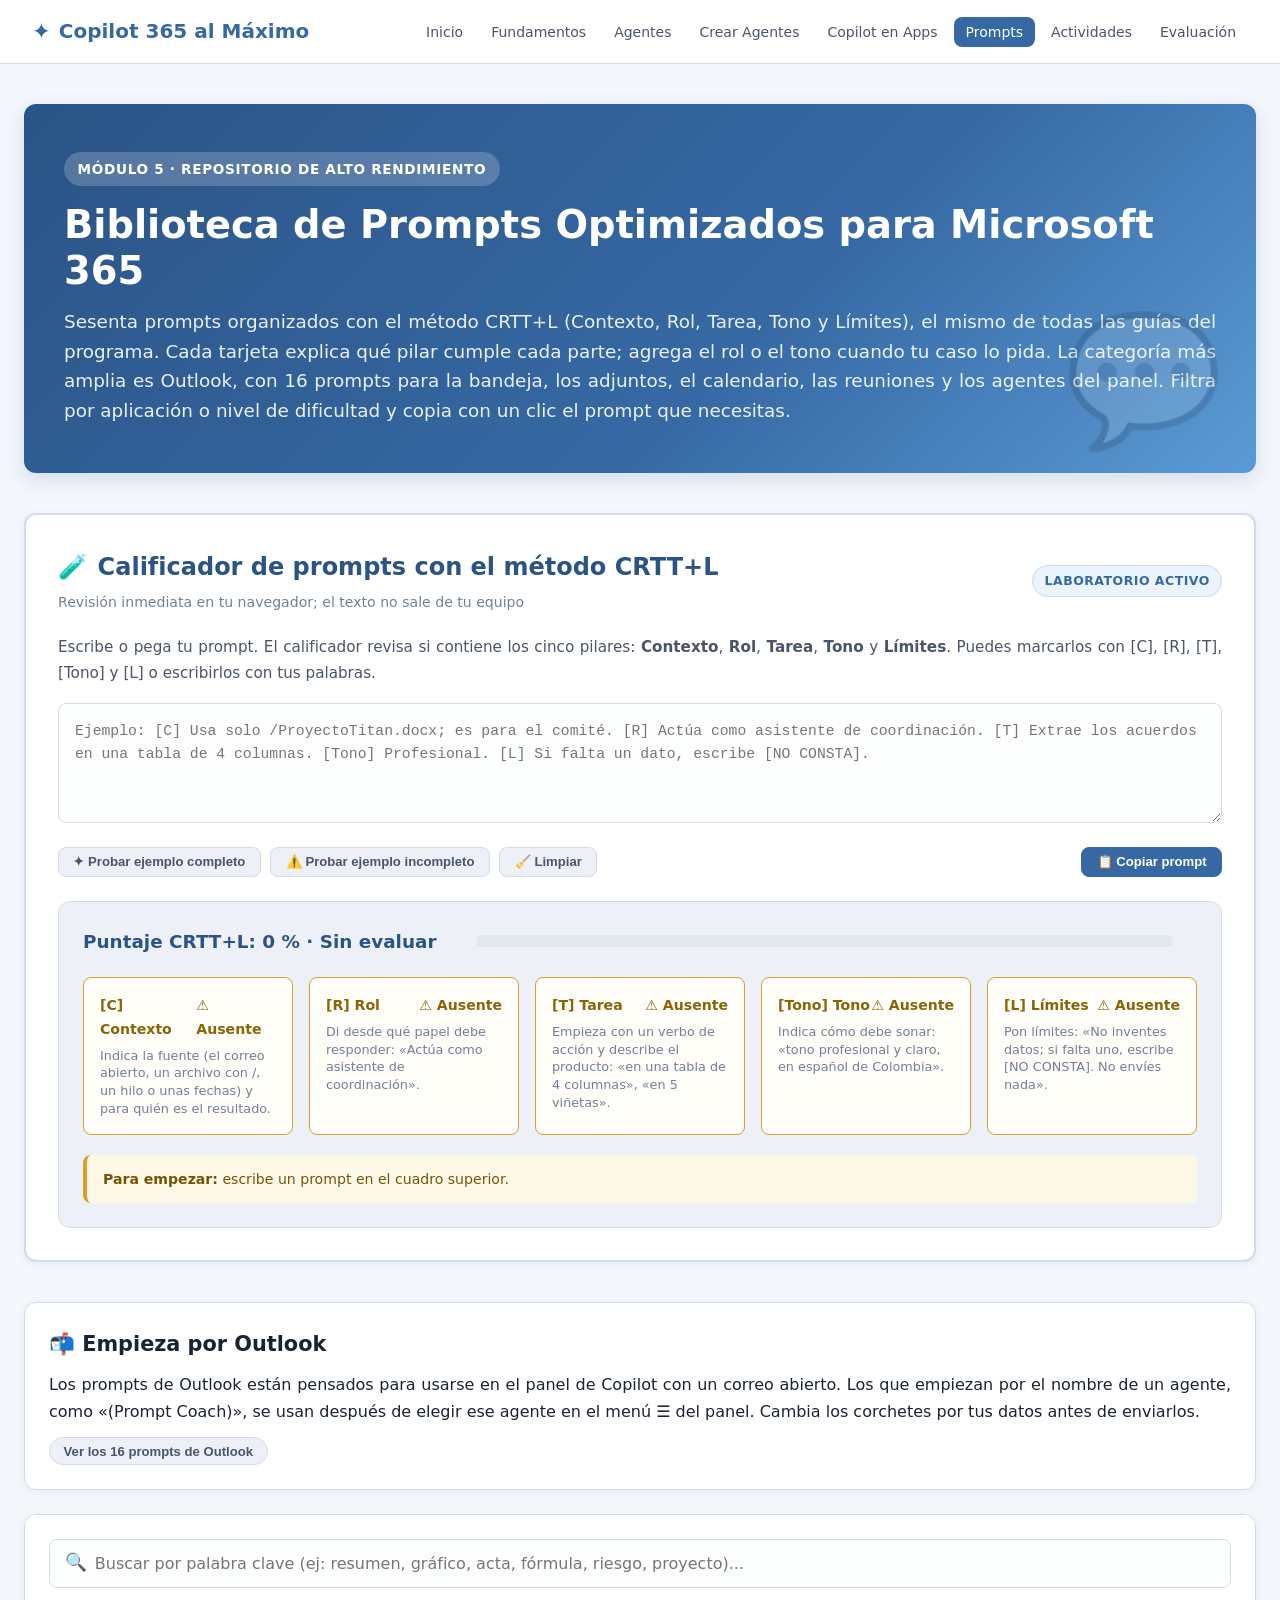
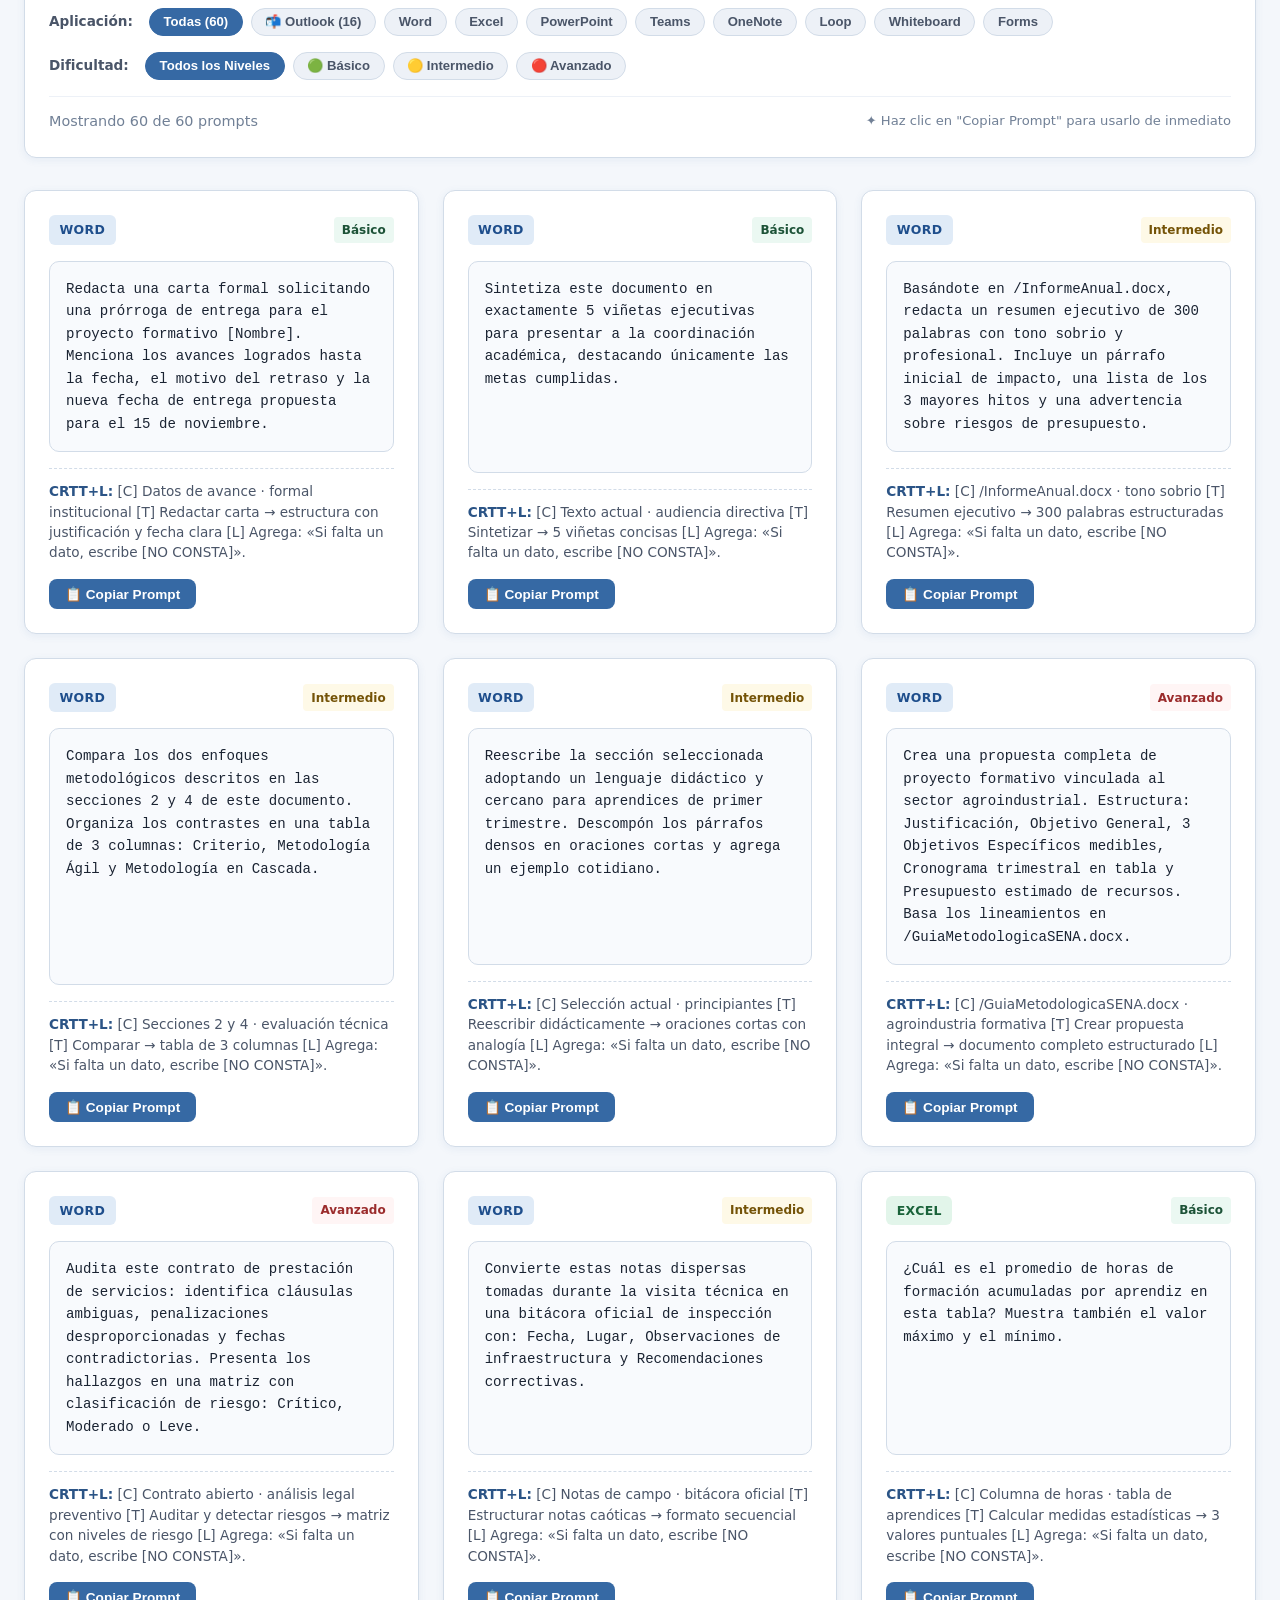
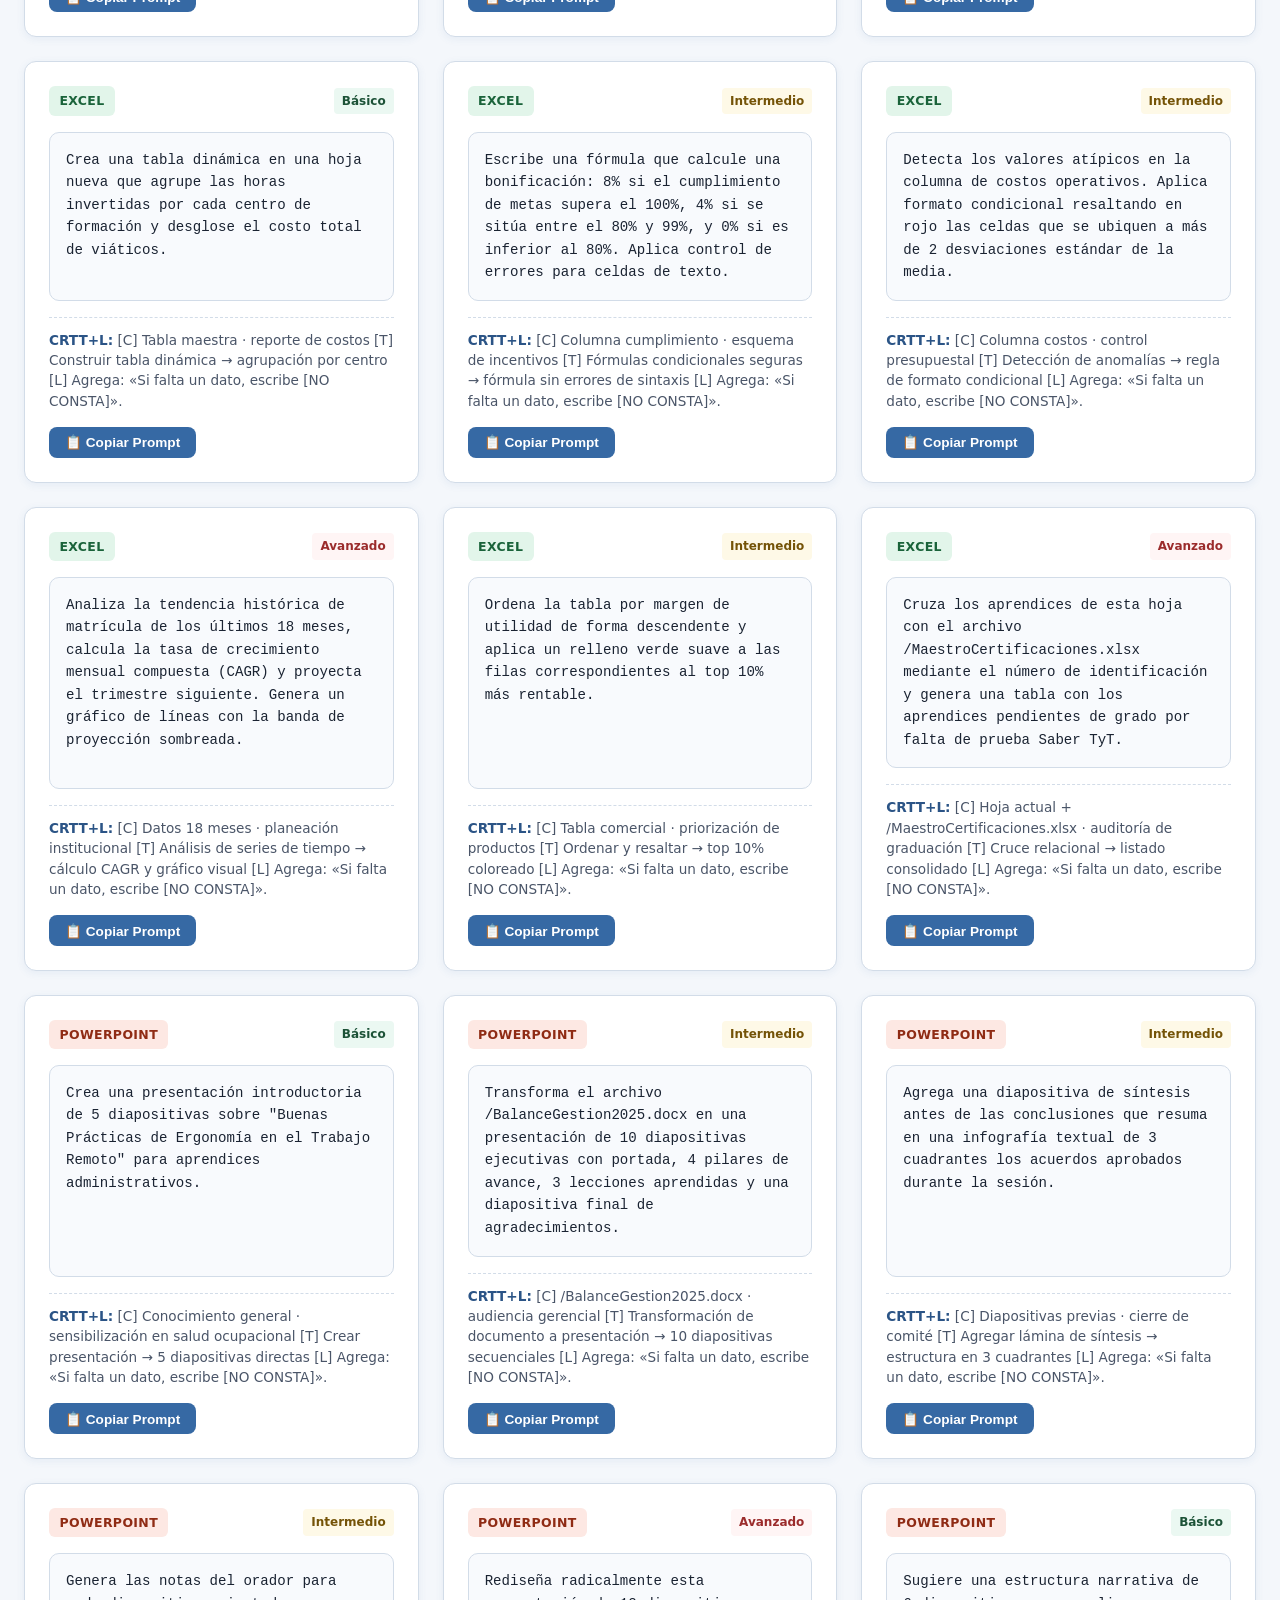
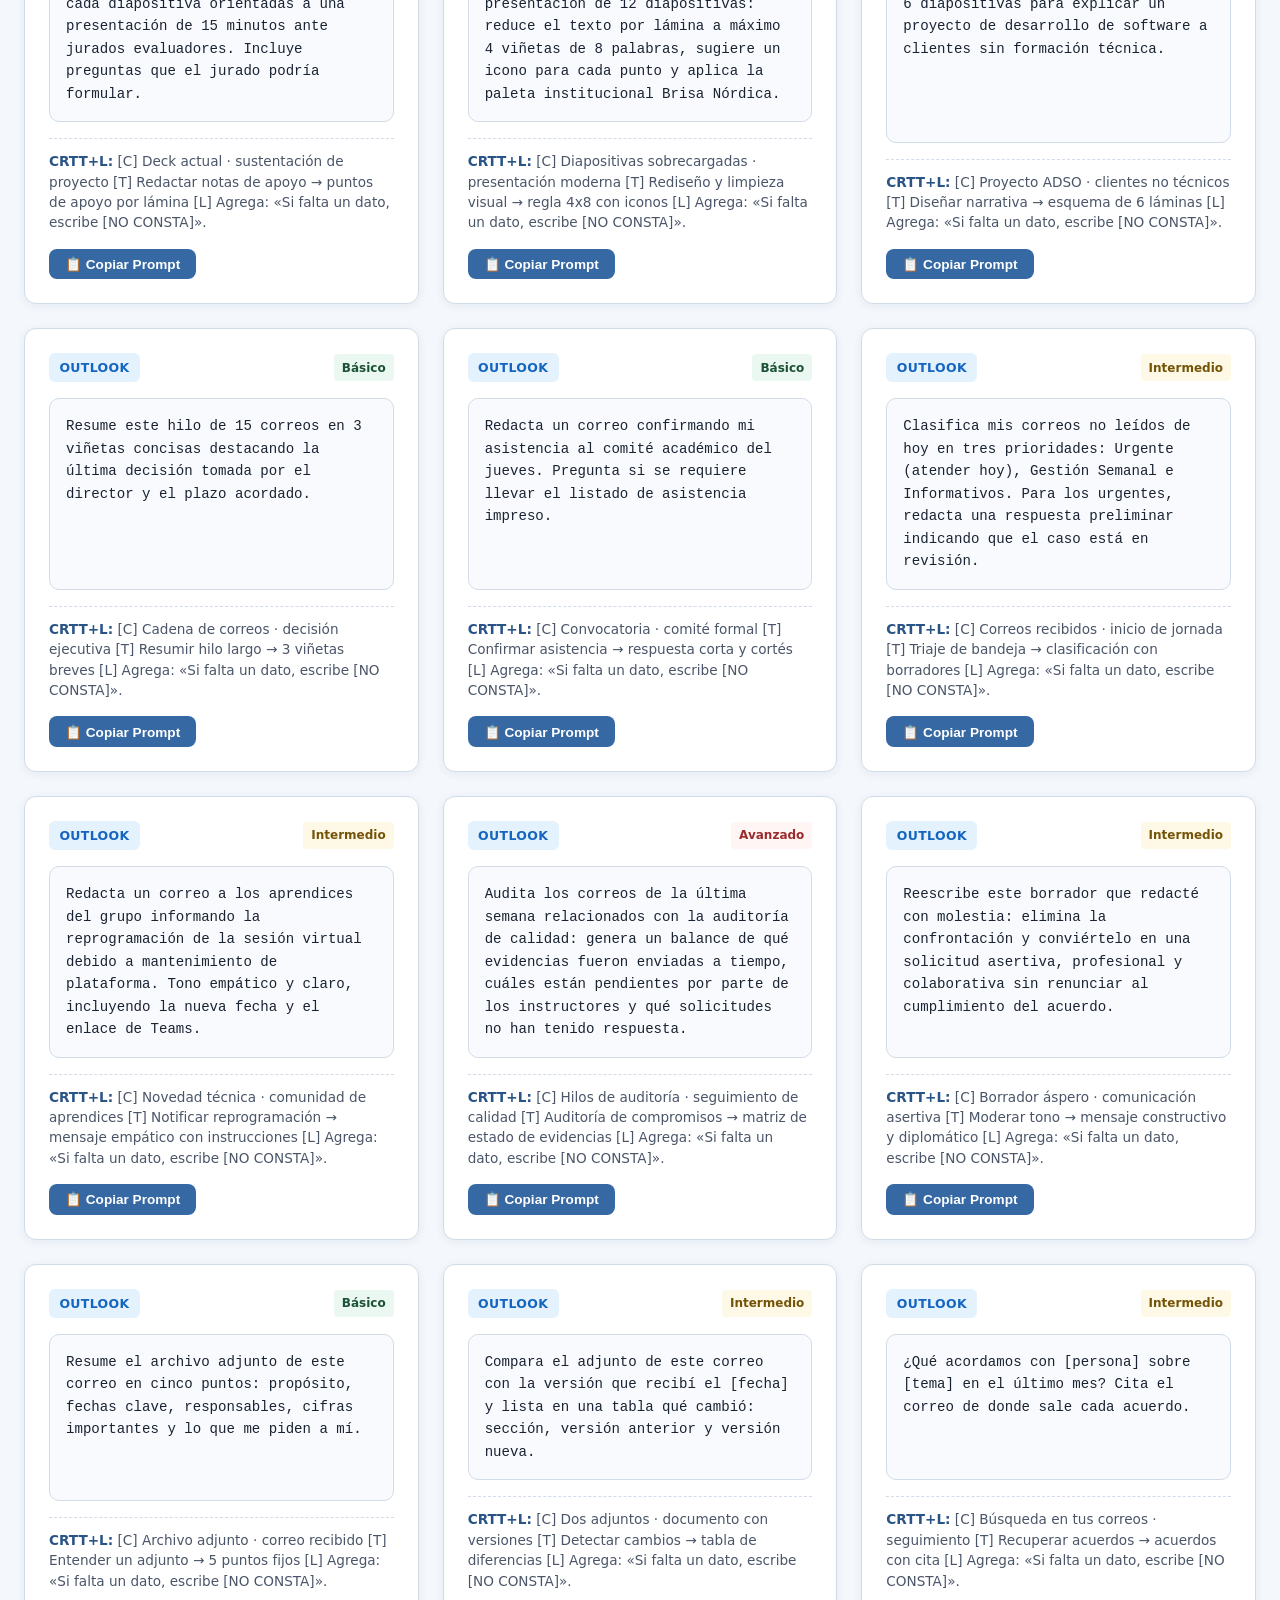
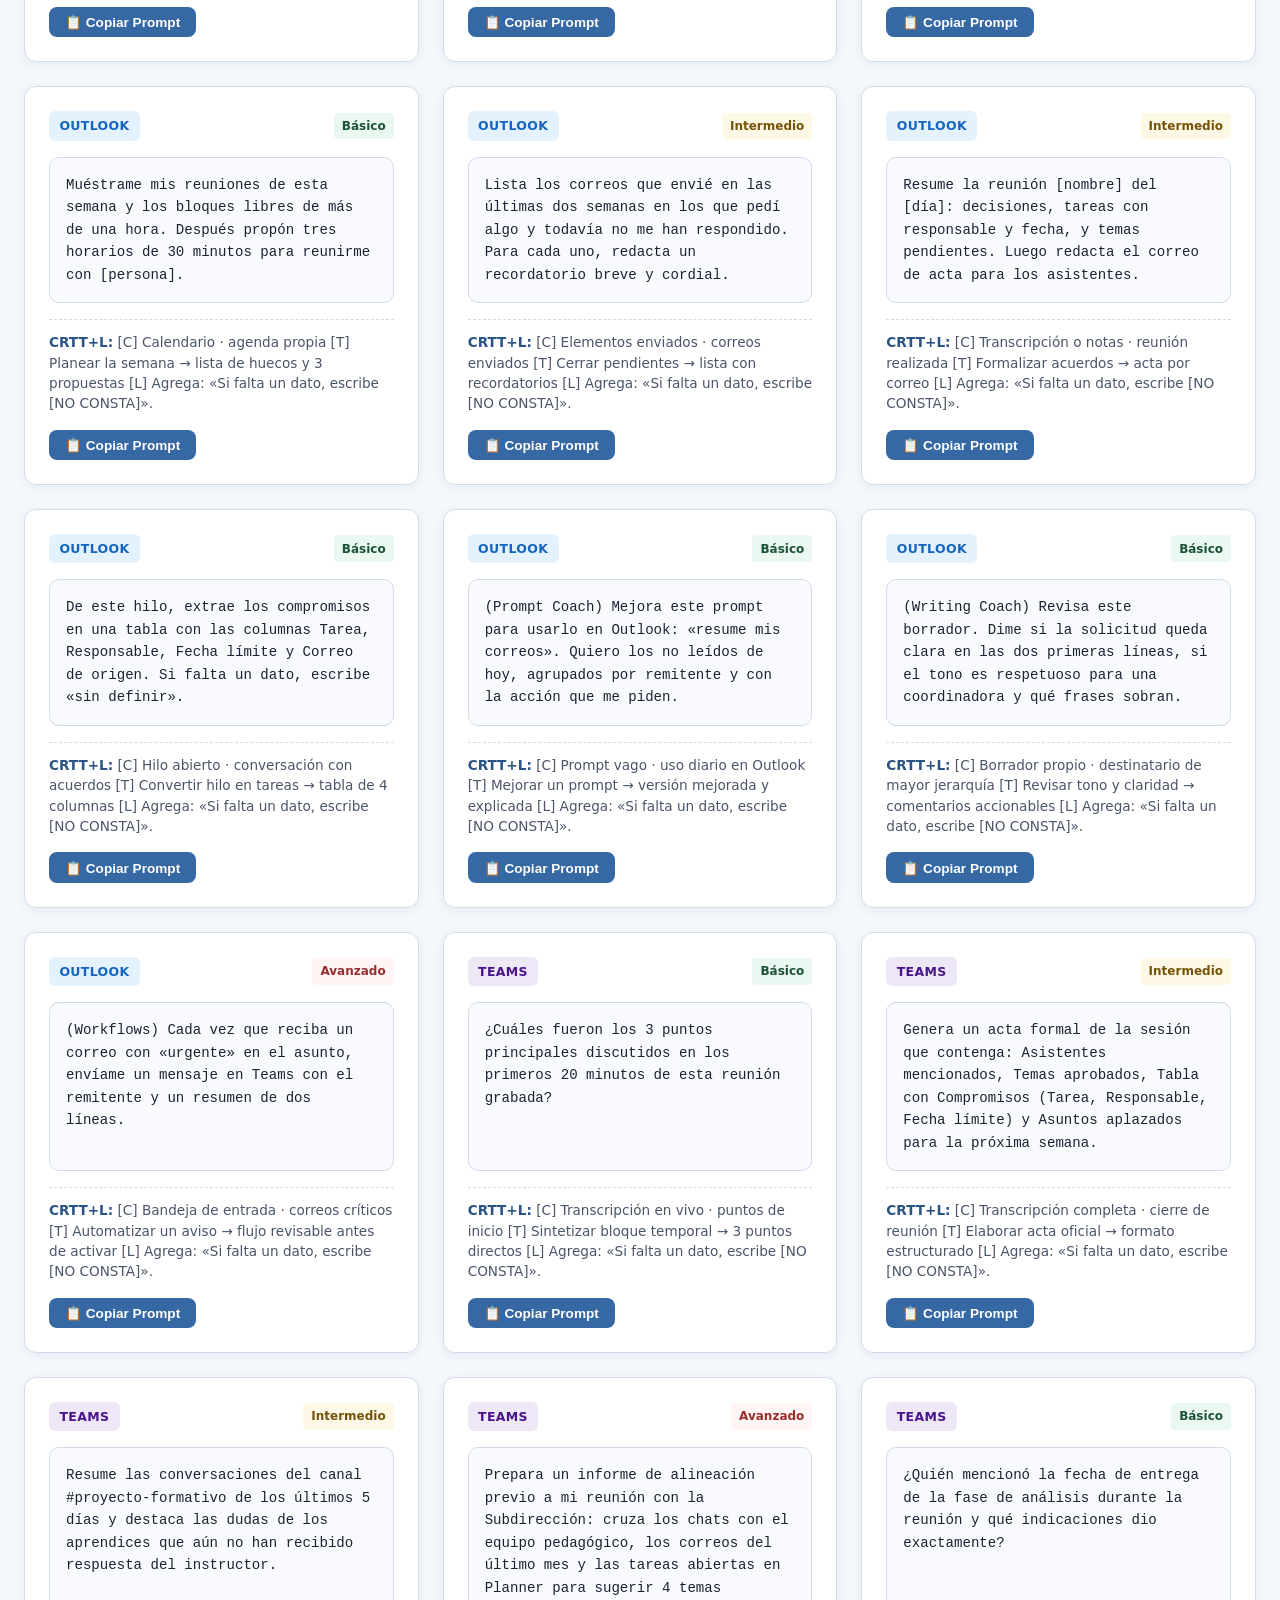
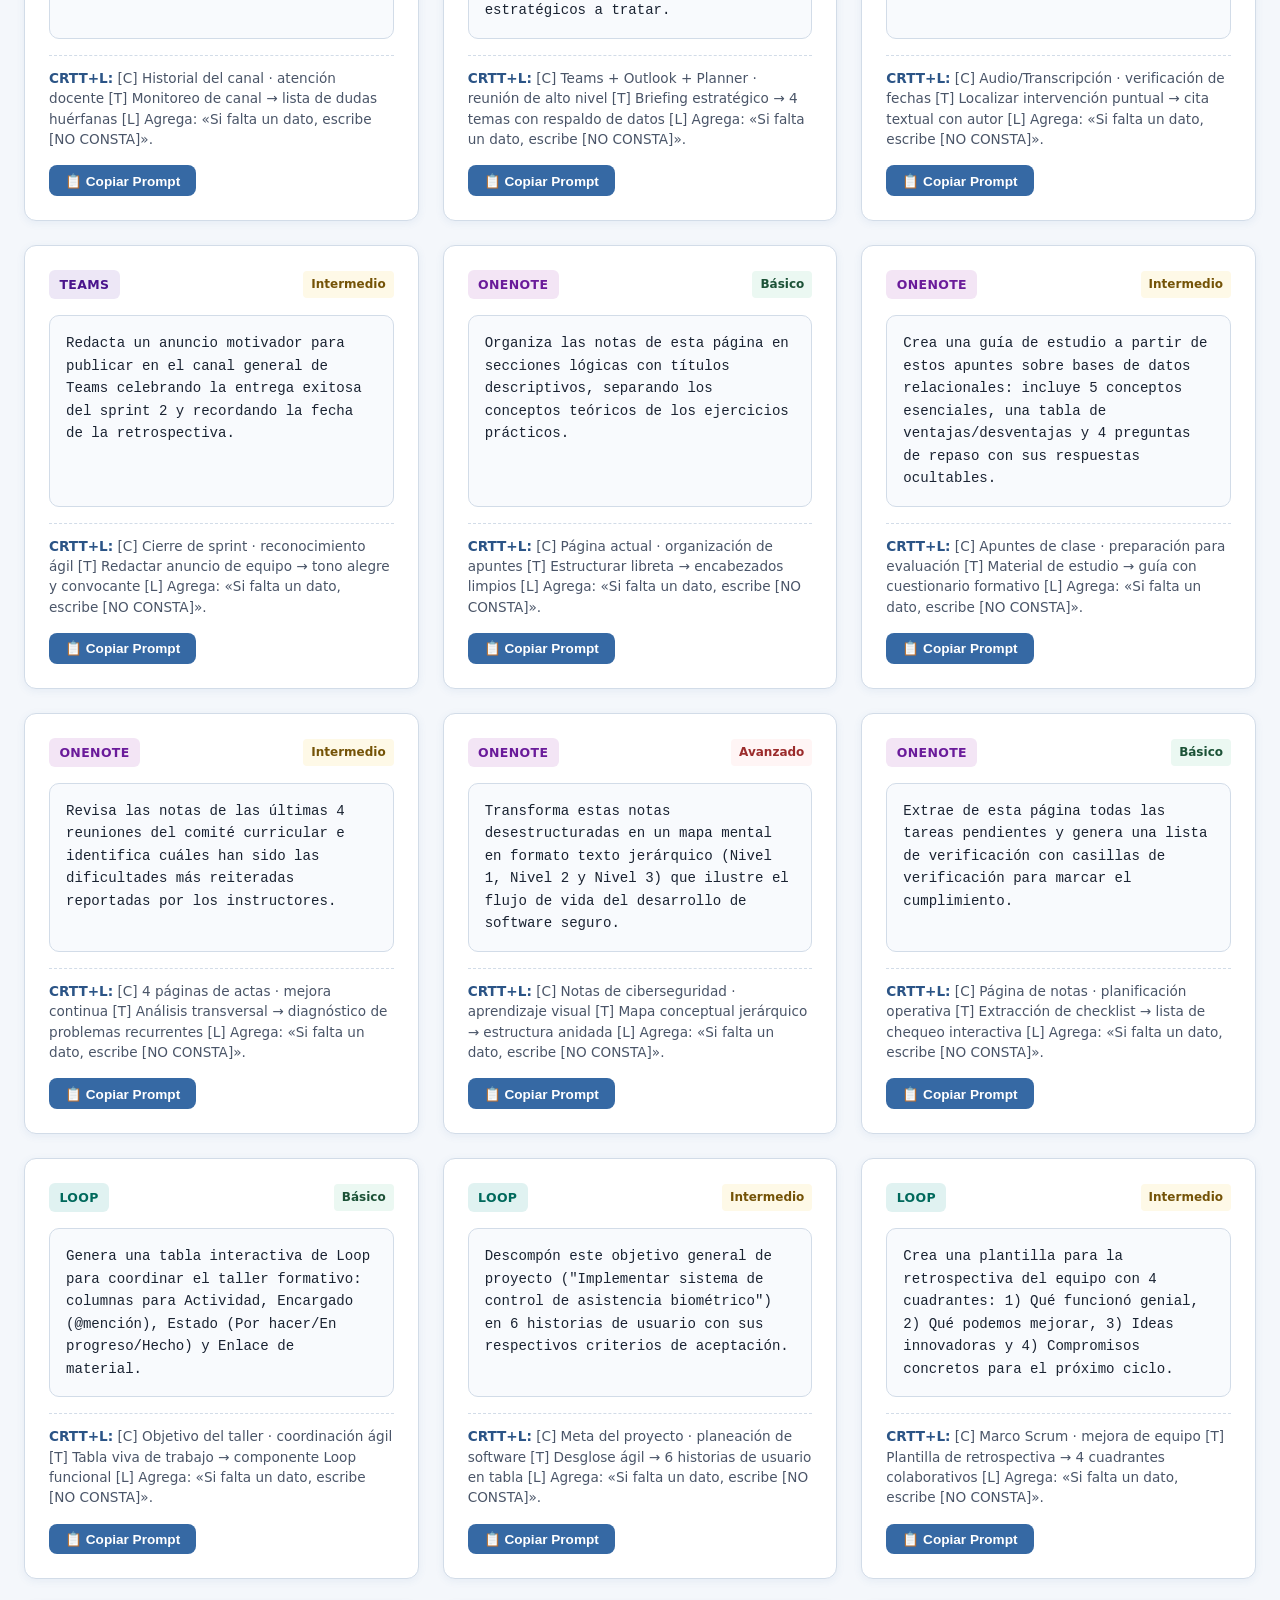
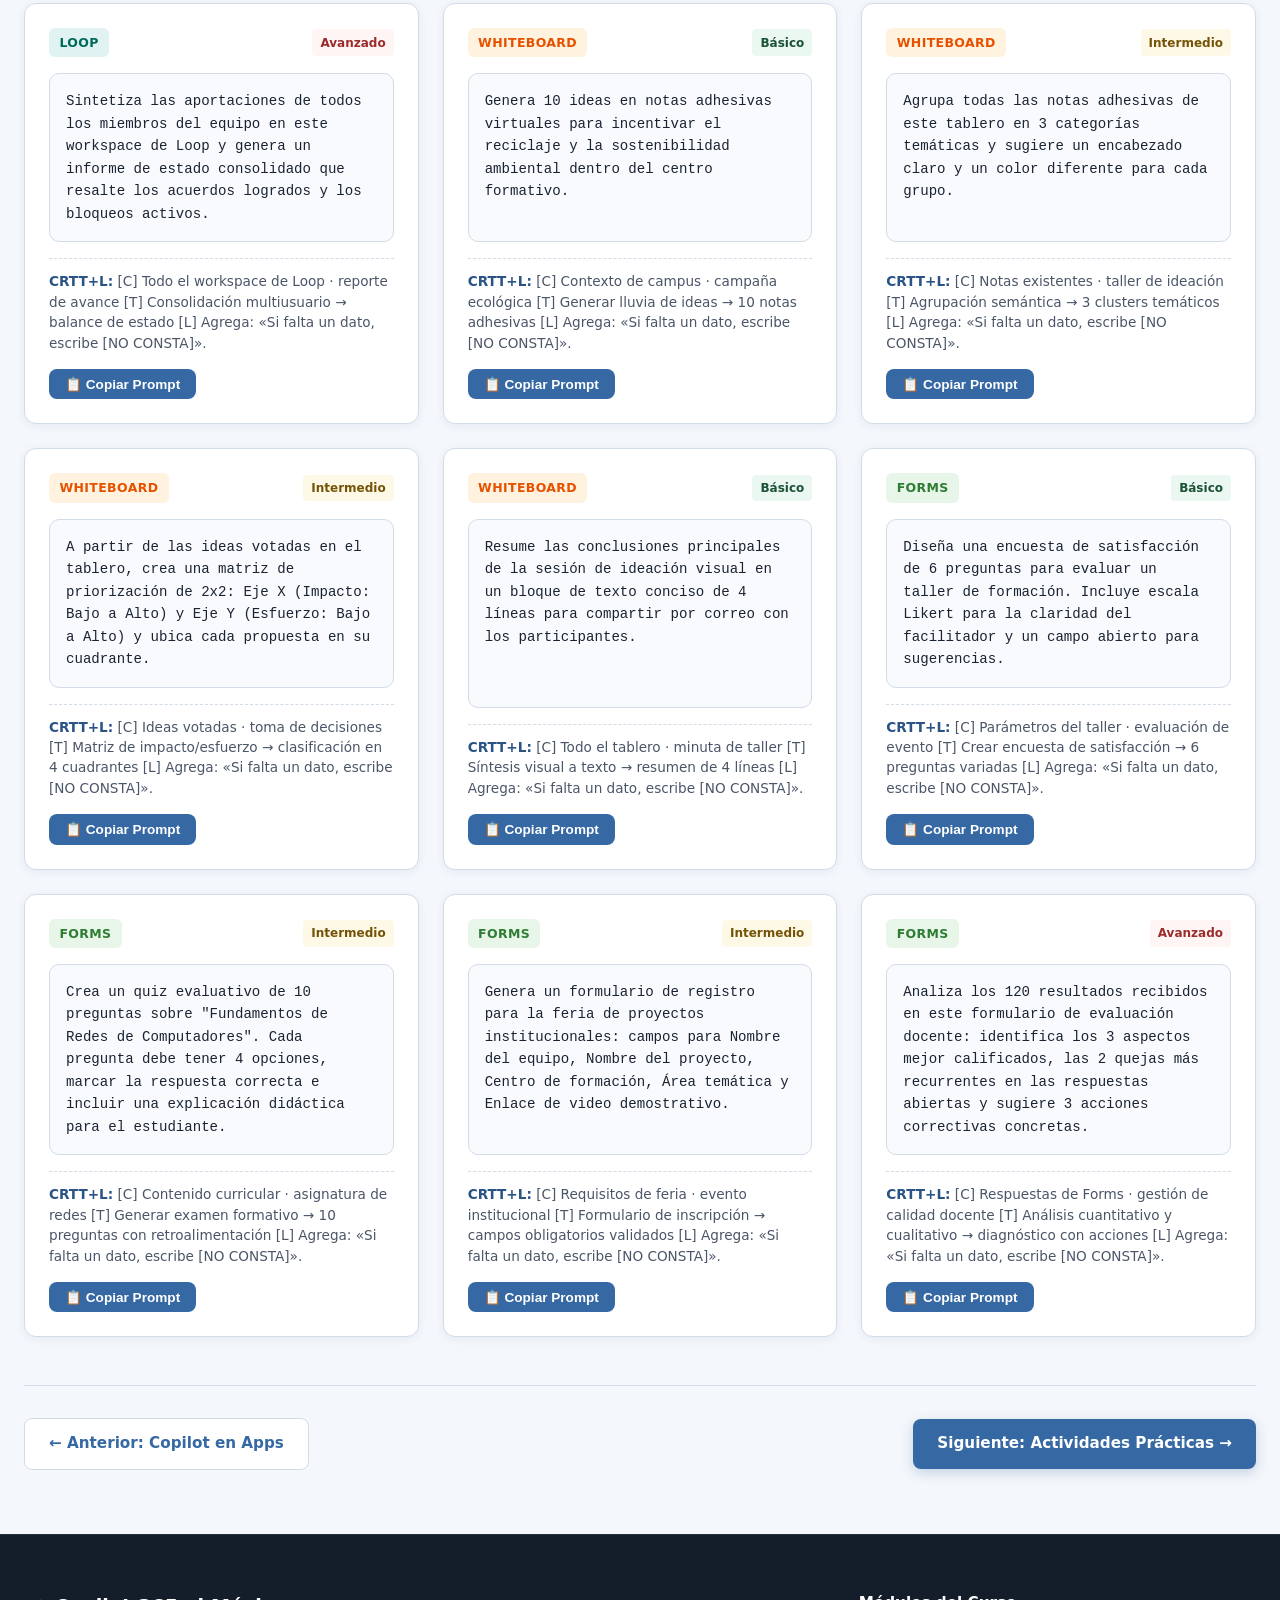
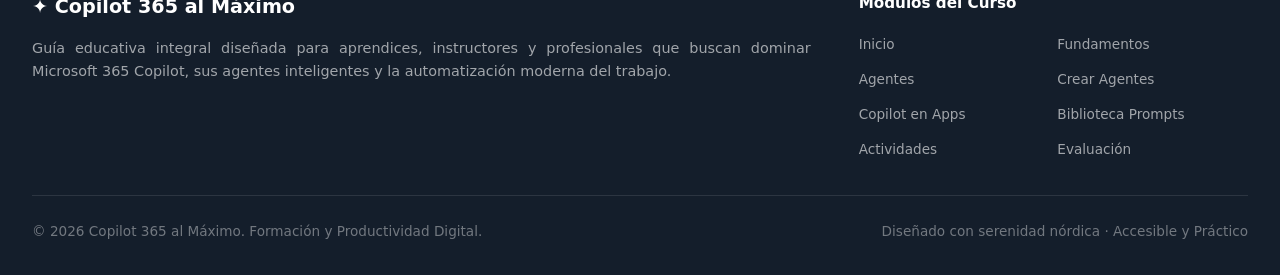
<file: prompts.html>
<!DOCTYPE html>
<html lang="es-CO">
<head>
  <meta charset="UTF-8">
  <meta name="viewport" content="width=device-width, initial-scale=1.0">
  <title>Biblioteca de Prompts — Copilot 365 al Máximo</title>
  <style>
    *, *::before, *::after { box-sizing: border-box; margin: 0; padding: 0; }

    :root {
      --primary: #3669A4;
      --primary-light: #4A7DB8;
      --primary-dark: #2B5486;
      --accent: #5B9BD5;
      --bg: #F4F7FB;
      --surface: #FFFFFF;
      --surface-alt: #EDF1F7;
      --text-primary: #1A2332;
      --text-secondary: #4A5568;
      --text-muted: #718096;
      --border: #D2DCE8;
      --success: #38A169;
      --warning: #D69E2E;
      --error: #E53E3E;
      --info: #3182CE;
      --radius-card: 12px;
      --radius-btn: 8px;
      --shadow-card: 0 2px 8px rgba(54,105,164,0.08);
      --shadow-hover: 0 4px 16px rgba(54,105,164,0.15);
      --transition: all 0.3s ease;
      --font-main: 'Segoe UI', system-ui, -apple-system, sans-serif;
      --font-code: 'Cascadia Code', 'Fira Code', 'Consolas', monospace;
    }

    html { scroll-behavior: smooth; }
    body {
      font-family: var(--font-main);
      background: var(--bg);
      color: var(--text-primary);
      line-height: 1.7;
      min-height: 100vh;
      display: flex;
      flex-direction: column;
      white-space: normal;
      word-break: normal;
      hyphens: none;
      overflow-wrap: break-word;
    }

    /* ── Navbar ── */
    .navbar {
      position: fixed; top: 0; left: 0; right: 0; z-index: 1000;
      background: rgba(255,255,255,0.94);
      backdrop-filter: blur(12px);
      -webkit-backdrop-filter: blur(12px);
      border-bottom: 1px solid var(--border);
      padding: 0 2rem;
      height: 64px;
      display: flex; align-items: center; justify-content: space-between;
    }
    .navbar-brand {
      font-size: 1.25rem; font-weight: 700; color: var(--primary);
      text-decoration: none; display: flex; align-items: center; gap: .5rem;
      white-space: nowrap;
    }
    .navbar-brand span { font-size: 1.4rem; }
    .nav-links { display: flex; gap: .25rem; align-items: center; flex-wrap: wrap; list-style: none; }
    .nav-links a {
      text-decoration: none; color: var(--text-secondary); font-size: .875rem;
      padding: .45rem .75rem; border-radius: var(--radius-btn);
      transition: var(--transition); white-space: nowrap; font-weight: 500;
    }
    .nav-links a:hover, .nav-links a.active {
      background: var(--primary); color: #fff;
    }
    .hamburger {
      display: none; background: none; border: none; cursor: pointer;
      flex-direction: column; gap: 5px; padding: .5rem;
    }
    .hamburger span {
      display: block; width: 24px; height: 2.5px; background: var(--text-primary);
      border-radius: 2px; transition: var(--transition);
    }

    @media (max-width: 1024px) {
      .nav-links {
        display: none; position: fixed; top: 64px; left: 0; right: 0;
        background: var(--surface); flex-direction: column; padding: 1rem;
        border-bottom: 1px solid var(--border);
        box-shadow: 0 8px 24px rgba(0,0,0,.1);
      }
      .nav-links.open { display: flex; }
      .nav-links a { padding: .75rem 1rem; width: 100%; }
      .hamburger { display: flex; }
    }

    /* ── Main Layout ── */
    main {
      flex: 1; margin-top: 64px;
      padding: 2.5rem 1.5rem 4rem;
      inline-size: 100%; max-inline-size: 100%;
    }
    .container {
      width: 100%; max-width: 100%; margin: 0 auto;
    }

    /* Header */
    .page-header {
      background: linear-gradient(135deg, #2B5486 0%, #3669A4 60%, #5B9BD5 100%);
      color: #fff;
      border-radius: var(--radius-card);
      padding: 3rem 2.5rem;
      margin-bottom: 2.5rem;
      box-shadow: 0 6px 20px rgba(54,105,164,0.18);
      position: relative;
      overflow: hidden;
    }
    .page-header::after {
      content: '💬';
      position: absolute;
      right: 2rem;
      bottom: -1rem;
      font-size: 8rem;
      opacity: 0.12;
      pointer-events: none;
    }
    .badge {
      display: inline-flex;
      align-items: center;
      gap: .4rem;
      background: rgba(255,255,255,0.2);
      backdrop-filter: blur(8px);
      padding: .35rem .85rem;
      border-radius: 20px;
      font-size: .85rem;
      font-weight: 600;
      margin-bottom: 1rem;
      text-transform: uppercase;
      letter-spacing: .05em;
    }
    .page-header h1 {
      font-size: 2.4rem;
      font-weight: 800;
      color: #fff;
      margin-bottom: .8rem;
      line-height: 1.2;
    }
    .page-header p {
      font-size: 1.15rem;
      color: rgba(255,255,255,0.9);
      max-width: 100%;
      line-height: 1.6;
    }

    /* Search & Filter Bar */
    .filter-panel {
      background: var(--surface);
      border: 1px solid var(--border);
      border-radius: var(--radius-card);
      padding: 1.5rem;
      margin-bottom: 2rem;
      box-shadow: var(--shadow-card);
    }
    .search-box {
      width: 100%;
      margin-bottom: 1.25rem;
      position: relative;
    }
    .search-input {
      width: 100%;
      padding: .85rem 1rem .85rem 2.8rem;
      border: 1px solid var(--border);
      border-radius: var(--radius-btn);
      font-size: 1rem;
      font-family: var(--font-main);
      color: var(--text-primary);
      background: #FDFEFE;
      outline: none;
      transition: var(--transition);
    }
    .search-input:focus {
      border-color: var(--primary);
      box-shadow: 0 0 0 3px rgba(54,105,164,0.15);
    }
    .search-icon {
      position: absolute;
      left: 1rem;
      top: 50%;
      transform: translateY(-50%);
      font-size: 1.1rem;
      color: var(--text-muted);
      pointer-events: none;
    }

    /* Filter buttons row */
    .filter-group {
      display: flex;
      flex-wrap: wrap;
      gap: .5rem;
      align-items: center;
      margin-bottom: 1rem;
    }
    .filter-label {
      font-size: .85rem;
      font-weight: 700;
      color: var(--text-secondary);
      margin-right: .5rem;
      min-width: 80px;
    }
    .btn-filter {
      background: var(--surface-alt);
      border: 1px solid var(--border);
      border-radius: 20px;
      padding: .35rem .85rem;
      font-size: .82rem;
      font-weight: 600;
      color: var(--text-secondary);
      cursor: pointer;
      transition: var(--transition);
    }
    .btn-filter:hover {
      border-color: var(--primary);
      color: var(--primary);
    }
    .btn-filter.active {
      background: var(--primary);
      color: #fff;
      border-color: var(--primary);
    }

    /* Counter bar */
    .results-counter {
      display: flex;
      justify-content: space-between;
      align-items: center;
      font-size: .9rem;
      color: var(--text-muted);
      padding-top: .75rem;
      border-top: 1px solid var(--surface-alt);
    }

    /* Prompts Grid */
    .prompts-grid {
      display: grid;
      grid-template-columns: repeat(auto-fit, minmax(350px, 1fr));
      gap: 1.5rem;
    }

    /* Prompt Card */
    .prompt-card {
      background: var(--surface);
      border: 1px solid var(--border);
      border-radius: var(--radius-card);
      padding: 1.5rem;
      display: flex;
      flex-direction: column;
      box-shadow: var(--shadow-card);
      transition: var(--transition);
    }
    .prompt-card:hover {
      box-shadow: var(--shadow-hover);
      border-color: var(--accent);
      transform: translateY(-2px);
    }
    .card-top {
      display: flex;
      justify-content: space-between;
      align-items: center;
      margin-bottom: 1rem;
    }
    .badge-app {
      font-size: .78rem;
      font-weight: 700;
      padding: .25rem .65rem;
      border-radius: 6px;
      text-transform: uppercase;
      letter-spacing: .03em;
    }
    .badge-app-word { background: #E0EBF7; color: #1E4E8C; }
    .badge-app-excel { background: #E2F5EA; color: #1A633A; }
    .badge-app-powerpoint { background: #FDE8E3; color: #8F2B14; }
    .badge-app-outlook { background: #E3F2FD; color: #1565C0; }
    .badge-app-teams { background: #EDE7F6; color: #4A148C; }
    .badge-app-onenote { background: #F3E5F5; color: #6A1B9A; }
    .badge-app-loop { background: #E0F2F1; color: #00695C; }
    .badge-app-whiteboard { background: #FFF3E0; color: #E65100; }
    .badge-app-forms { background: #E8F5E9; color: #2E7D32; }

    .badge-diff {
      font-size: .75rem;
      font-weight: 600;
      padding: .2rem .5rem;
      border-radius: 4px;
    }
    .diff-basico { background: #EBF8F2; color: #1C5237; }
    .diff-intermedio { background: #FEF9E7; color: #745307; }
    .diff-avanzado { background: #FFF5F5; color: #9B2C2C; }

    .prompt-bubble {
      background: #F8FAFD;
      border: 1px solid var(--border);
      border-radius: 10px;
      padding: 1rem;
      font-family: var(--font-code);
      font-size: .88rem;
      line-height: 1.6;
      color: #1A2332;
      margin-bottom: 1rem;
      flex: 1;
      white-space: pre-wrap;
    }

    .prompt-explanation {
      font-size: .85rem;
      color: var(--text-secondary);
      line-height: 1.5;
      margin-bottom: 1rem;
      padding-top: .75rem;
      border-top: 1px dashed var(--border);
    }
    .prompt-explanation strong {
      color: var(--primary-dark);
    }

    .btn-copy-card {
      align-self: flex-start;
      background: var(--primary);
      color: #fff;
      border: none;
      padding: .45rem 1rem;
      border-radius: var(--radius-btn);
      font-size: .85rem;
      font-weight: 600;
      cursor: pointer;
      display: inline-flex;
      align-items: center;
      gap: .4rem;
      transition: var(--transition);
    }
    .btn-copy-card:hover {
      background: var(--primary-dark);
    }

    /* Page Nav */
    .page-nav-bar {
      display: flex;
      justify-content: space-between;
      align-items: center;
      margin-top: 3rem;
      padding-top: 2rem;
      border-top: 1px solid var(--border);
      flex-wrap: wrap;
      gap: 1rem;
    }
    .btn-nav {
      display: inline-flex;
      align-items: center;
      gap: .6rem;
      padding: .75rem 1.5rem;
      border-radius: var(--radius-btn);
      font-weight: 600;
      text-decoration: none;
      transition: var(--transition);
      font-size: .95rem;
    }
    .btn-nav-prev {
      background: var(--surface);
      color: var(--primary);
      border: 1px solid var(--border);
    }
    .btn-nav-prev:hover {
      background: var(--surface-alt);
      border-color: var(--primary);
    }
    .btn-nav-next {
      background: var(--primary);
      color: #fff;
      box-shadow: 0 4px 12px rgba(54,105,164,0.25);
    }
    .btn-nav-next:hover {
      background: var(--primary-dark);
      transform: translateY(-2px);
    }

    /* Footer */
    footer {
      background: #141E2B;
      color: rgba(255, 255, 255, 0.7);
      padding: 3.5rem 2rem 2rem;
      margin-top: auto;
      border-top: 1px solid rgba(255, 255, 255, 0.08);
    }
    .footer-inner {
      max-width: 100%;
      margin: 0 auto;
      display: grid;
      grid-template-columns: 2fr 1fr;
      gap: 3rem;
      padding-bottom: 2rem;
    }
    @media (max-width: 768px) {
      .footer-inner { grid-template-columns: 1fr; gap: 2rem; }
    }
    .footer-brand {
      font-size: 1.2rem;
      font-weight: 700;
      color: #fff;
      margin-bottom: .8rem;
    }
    .footer-desc {
      font-size: .9rem;
      line-height: 1.6;
      color: rgba(255, 255, 255, 0.6);
    }
    .footer-nav-links {
      display: grid;
      grid-template-columns: 1fr 1fr;
      gap: .5rem;
      list-style: none;
    }
    .footer-nav-links a {
      font-size: .85rem;
      color: rgba(255, 255, 255, 0.6);
      text-decoration: none;
      transition: color 0.2s;
    }
    .footer-nav-links a:hover {
      color: #5B9BD5;
    }
    .footer-bottom {
      max-width: 1320px;
      margin: 0 auto;
      padding-top: 1.5rem;
      border-top: 1px solid rgba(255, 255, 255, 0.1);
      display: flex;
      justify-content: space-between;
      font-size: .85rem;
      color: rgba(255, 255, 255, 0.4);
      flex-wrap: wrap;
      gap: .75rem;
    }
  
    .sr-only { position: absolute; width: 1px; height: 1px; padding: 0; margin: -1px; overflow: hidden; clip: rect(0 0 0 0); white-space: nowrap; border: 0; }
    /* Laboratorio CRTT+L */
    .crttl-lab-card {
      background: var(--surface);
      border: 2px solid var(--border);
      border-radius: var(--radius-card);
      padding: 2rem;
      margin-bottom: 2.5rem;
      box-shadow: var(--shadow-card);
    }
    .crttl-lab-header {
      display: flex;
      justify-content: space-between;
      align-items: center;
      margin-bottom: 1.25rem;
      flex-wrap: wrap;
      gap: 1rem;
    }
    .crttl-lab-title h2 {
      font-size: 1.5rem;
      color: var(--primary-dark);
      display: flex;
      align-items: center;
      gap: .6rem;
    }
    .lab-tag {
      font-size: .78rem;
      font-weight: 700;
      padding: .25rem .7rem;
      border-radius: 20px;
      background: #EBF4FC;
      color: var(--primary);
      border: 1px solid #C4D9F2;
      text-transform: uppercase;
      letter-spacing: .04em;
    }
    .crttl-textarea {
      width: 100%;
      min-height: 120px;
      padding: 1rem;
      border: 1px solid var(--border);
      border-radius: var(--radius-btn);
      font-family: var(--font-code);
      font-size: .92rem;
      color: var(--text-primary);
      background: #FDFEFE;
      resize: vertical;
      outline: none;
      transition: var(--transition);
      line-height: 1.6;
    }
    .crttl-textarea:focus {
      border-color: var(--primary);
      box-shadow: 0 0 0 3px rgba(54,105,164,0.15);
    }
    .lab-btn-row {
      display: flex;
      gap: .6rem;
      margin: 1rem 0 1.5rem;
      flex-wrap: wrap;
    }
    .btn-lab-sample {
      background: var(--surface-alt);
      border: 1px solid var(--border);
      color: var(--text-secondary);
      padding: .4rem .9rem;
      border-radius: var(--radius-btn);
      font-size: .82rem;
      font-weight: 600;
      cursor: pointer;
      transition: var(--transition);
    }
    .btn-lab-sample:hover {
      background: var(--primary);
      color: #fff;
      border-color: var(--primary);
    }
    .crttl-results-panel {
      background: var(--surface-alt);
      border: 1px solid var(--border);
      border-radius: var(--radius-card);
      padding: 1.5rem;
    }
    .score-meter-box {
      display: flex;
      justify-content: space-between;
      align-items: center;
      margin-bottom: 1rem;
      flex-wrap: wrap;
      gap: 1rem;
    }
    .score-text {
      font-size: 1.15rem;
      font-weight: 800;
      color: var(--primary-dark);
    }
    .score-bar-bg {
      flex: 1;
      height: 12px;
      background: #E2E8F0;
      border-radius: 6px;
      overflow: hidden;
      margin: 0 1.5rem;
      min-width: 160px;
    }
    .score-bar-fill {
      height: 100%;
      width: 0%;
      transition: width 0.4s ease, background 0.4s ease;
      border-radius: 6px;
    }
    .crttl-cards-grid {
      display: grid;
      grid-template-columns: repeat(auto-fit, minmax(min(100%, 180px), 1fr));
      gap: 1rem;
      margin: 1.25rem 0;
    }
    .crttl-item-card {
      background: var(--surface);
      border: 1px solid var(--border);
      border-radius: var(--radius-btn);
      padding: 1rem;
      display: flex;
      flex-direction: column;
      gap: .3rem;
      transition: var(--transition);
    }
    .crttl-item-card.detected {
      border-color: var(--success);
      background: #F4FAF6;
    }
    .crttl-item-card.missing {
      border-color: var(--warning);
      background: #FFFDF8;
    }
    .crttl-item-header {
      display: flex;
      justify-content: space-between;
      align-items: center;
      font-weight: 700;
      font-size: .88rem;
    }
    .crttl-item-card.detected .crttl-item-header { color: #1C5237; }
    .crttl-item-card.missing .crttl-item-header { color: #8A6508; }
    .crttl-item-snippet {
      font-size: .8rem;
      color: var(--text-muted);
      line-height: 1.4;
    }
    .crttl-advice-box {
      padding: .85rem 1rem;
      border-radius: var(--radius-btn);
      font-size: .88rem;
      line-height: 1.5;
    }
    .crttl-advice-box.ok {
      background: #EBF8F2;
      color: #1C5237;
      border-left: 4px solid var(--success);
    }
    .crttl-advice-box.warn {
      background: #FEF9E7;
      color: #745307;
      border-left: 4px solid var(--warning);
    }

    @media (prefers-reduced-motion: reduce) {
      *, *::before, *::after {
        animation-duration: 0.01ms !important;
        animation-iteration-count: 1 !important;
        transition-duration: 0.01ms !important;
        scroll-behavior: auto !important;
      }
    }
  </style>
<link rel="stylesheet" href="devbrain-prose.css" data-devbrain-prose>
<script defer src="devbrain-prose.js" data-devbrain-prose-runtime></script>
</head>
<body>

  <!-- Navbar -->
  <nav class="navbar">
    <a href="index.html" class="navbar-brand">
      <span>✦</span> Copilot 365 al Máximo
    </a>
    <ul class="nav-links" id="nav-links">
      <li><a href="index.html">Inicio</a></li>
      <li><a href="fundamentos.html">Fundamentos</a></li>
      <li><a href="agentes-preconstruidos.html">Agentes</a></li>
      <li><a href="creacion-agentes.html">Crear Agentes</a></li>
      <li><a href="copilot-apps.html">Copilot en Apps</a></li>
      <li><a href="prompts.html" class="active">Prompts</a></li>
      <li><a href="actividades.html">Actividades</a></li>
      <li><a href="evaluacion.html">Evaluación</a></li>
    </ul>
    <button type="button" class="hamburger" id="hamburger" aria-label="Abrir menú de navegación">
      <span></span>
      <span></span>
      <span></span>
    </button>
  </nav>

  <!-- Main Content -->
  <main>
    <div class="container">

      <!-- Header -->
      <header class="page-header">
        <div class="badge">Módulo 5 · Repositorio de Alto Rendimiento</div>
        <h1>Biblioteca de Prompts Optimizados para Microsoft 365</h1>
        <p>Sesenta prompts organizados con el método CRTT+L (Contexto, Rol, Tarea, Tono y Límites), el mismo de todas las guías del programa. Cada tarjeta explica qué pilar cumple cada parte; agrega el rol o el tono cuando tu caso lo pida. La categoría más amplia es Outlook, con 16 prompts para la bandeja, los adjuntos, el calendario, las reuniones y los agentes del panel. Filtra por aplicación o nivel de dificultad y copia con un clic el prompt que necesitas.</p>
      </header>

      <!-- Laboratorio CRTT+L -->
      <section class="crttl-lab-card" id="crttl-lab" data-classification="comprobación estática">
        <div class="crttl-lab-header">
          <div class="crttl-lab-title">
            <h2><span>🧪</span> Calificador de prompts con el método CRTT+L</h2>
            <span style="font-size: .88rem; color: var(--text-muted); font-weight: 500;">Revisión inmediata en tu navegador; el texto no sale de tu equipo</span>
          </div>
          <span class="lab-tag">Laboratorio activo</span>
        </div>

        <p style="font-size: .95rem; color: var(--text-secondary); margin-bottom: 1rem;">
          Escribe o pega tu prompt. El calificador revisa si contiene los cinco pilares: <strong>Contexto</strong>, <strong>Rol</strong>, <strong>Tarea</strong>, <strong>Tono</strong> y <strong>Límites</strong>. Puedes marcarlos con [C], [R], [T], [Tono] y [L] o escribirlos con tus palabras.
        </p>

        <label for="crttlPromptInput" class="sr-only">Prompt para revisar</label>
        <textarea id="crttlPromptInput" class="crttl-textarea" placeholder="Ejemplo: [C] Usa solo /ProyectoTitan.docx; es para el comité. [R] Actúa como asistente de coordinación. [T] Extrae los acuerdos en una tabla de 4 columnas. [Tono] Profesional. [L] Si falta un dato, escribe [NO CONSTA]."></textarea>

        <div class="lab-btn-row">
          <button type="button" class="btn-lab-sample" data-sample="1">✦ Probar ejemplo completo</button>
          <button type="button" class="btn-lab-sample" data-sample="2">⚠️ Probar ejemplo incompleto</button>
          <button type="button" class="btn-lab-sample" data-sample="3">🧹 Limpiar</button>
          <button type="button" class="btn-lab-sample" id="copyAuditedBtn" style="margin-left: auto; background: var(--primary); color: #fff; border-color: var(--primary);">📋 Copiar prompt</button>
        </div>

        <div class="crttl-results-panel" aria-live="polite">
          <div class="score-meter-box">
            <span class="score-text" id="crttlScoreText">Puntaje CRTT+L: 0 % · Sin evaluar</span>
            <div class="score-bar-bg">
              <div class="score-bar-fill" id="crttlScoreBar" style="background: var(--warning);"></div>
            </div>
          </div>

          <div class="crttl-cards-grid">
            <div class="crttl-item-card missing" id="card-contexto">
              <div class="crttl-item-header">
                <span>[C] Contexto</span>
                <span id="status-contexto">⚠️ Ausente</span>
              </div>
              <div class="crttl-item-snippet" id="snippet-contexto"></div>
            </div>
            <div class="crttl-item-card missing" id="card-rol">
              <div class="crttl-item-header">
                <span>[R] Rol</span>
                <span id="status-rol">⚠️ Ausente</span>
              </div>
              <div class="crttl-item-snippet" id="snippet-rol"></div>
            </div>
            <div class="crttl-item-card missing" id="card-tarea">
              <div class="crttl-item-header">
                <span>[T] Tarea</span>
                <span id="status-tarea">⚠️ Ausente</span>
              </div>
              <div class="crttl-item-snippet" id="snippet-tarea"></div>
            </div>
            <div class="crttl-item-card missing" id="card-tono">
              <div class="crttl-item-header">
                <span>[Tono] Tono</span>
                <span id="status-tono">⚠️ Ausente</span>
              </div>
              <div class="crttl-item-snippet" id="snippet-tono"></div>
            </div>
            <div class="crttl-item-card missing" id="card-limites">
              <div class="crttl-item-header">
                <span>[L] Límites</span>
                <span id="status-limites">⚠️ Ausente</span>
              </div>
              <div class="crttl-item-snippet" id="snippet-limites"></div>
            </div>
          </div>

          <div class="crttl-advice-box warn" id="crttlAdvice">
            <strong>Para empezar:</strong> escribe un prompt en el cuadro superior.
          </div>
        </div>
      </section>

      <!-- Filter Panel -->
      <section class="filter-panel" id="prompts-outlook" style="margin-bottom:1.5rem;">
        <h2 style="font-size:1.3rem; margin-bottom:.5rem;">📬 Empieza por Outlook</h2>
        <p class="prose">Los prompts de Outlook están pensados para usarse en el panel de Copilot con un correo abierto. Los que empiezan por el nombre de un agente, como «(Prompt Coach)», se usan después de elegir ese agente en el menú ☰ del panel. Cambia los corchetes por tus datos antes de enviarlos.</p>
        <button type="button" class="btn-filter" style="margin-top:.75rem;" onclick="filterApp('outlook', document.querySelector('.btn-filter[data-app=outlook]')); document.getElementById('promptsContainer').scrollIntoView({behavior:'smooth'});">Ver los 16 prompts de Outlook</button>
      </section>

      <section class="filter-panel">
        <div class="search-box">
          <span class="search-icon">🔍</span>
          <input type="text" id="searchInput" class="search-input" placeholder="Buscar por palabra clave (ej: resumen, gráfico, acta, fórmula, riesgo, proyecto)..." oninput="applyFilters()">
        </div>

        <div class="filter-group">
          <span class="filter-label">Aplicación:</span>
          <button type="button" class="btn-filter active" data-app="all" onclick="filterApp('all', this)">Todas (60)</button>
          <button type="button" class="btn-filter" data-app="outlook" onclick="filterApp('outlook', this)">📬 Outlook (16)</button>
          <button type="button" class="btn-filter" data-app="word" onclick="filterApp('word', this)">Word</button>
          <button type="button" class="btn-filter" data-app="excel" onclick="filterApp('excel', this)">Excel</button>
          <button type="button" class="btn-filter" data-app="powerpoint" onclick="filterApp('powerpoint', this)">PowerPoint</button>
          <button type="button" class="btn-filter" data-app="teams" onclick="filterApp('teams', this)">Teams</button>
          <button type="button" class="btn-filter" data-app="onenote" onclick="filterApp('onenote', this)">OneNote</button>
          <button type="button" class="btn-filter" data-app="loop" onclick="filterApp('loop', this)">Loop</button>
          <button type="button" class="btn-filter" data-app="whiteboard" onclick="filterApp('whiteboard', this)">Whiteboard</button>
          <button type="button" class="btn-filter" data-app="forms" onclick="filterApp('forms', this)">Forms</button>
        </div>

        <div class="filter-group">
          <span class="filter-label">Dificultad:</span>
          <button type="button" class="btn-filter active" data-diff="all" onclick="filterDiff('all', this)">Todos los Niveles</button>
          <button type="button" class="btn-filter" data-diff="basico" onclick="filterDiff('basico', this)">🟢 Básico</button>
          <button type="button" class="btn-filter" data-diff="intermedio" onclick="filterDiff('intermedio', this)">🟡 Intermedio</button>
          <button type="button" class="btn-filter" data-diff="avanzado" onclick="filterDiff('avanzado', this)">🔴 Avanzado</button>
        </div>

        <div class="results-counter">
          <span id="counterText">Mostrando 60 de 60 prompts</span>
          <span style="font-size:.82rem;">✦ Haz clic en "Copiar Prompt" para usarlo de inmediato</span>
        </div>
      </section>

      <!-- Prompts Grid Container -->
      <section class="prompts-grid" id="promptsContainer">
        <!-- Prompts will be dynamically rendered or static with filter attributes -->
      </section>

      <!-- Navigation Footer -->
      <div class="page-nav-bar">
        <a href="copilot-apps.html" class="btn-nav btn-nav-prev">← Anterior: Copilot en Apps</a>
        <a href="actividades.html" class="btn-nav btn-nav-next">Siguiente: Actividades Prácticas →</a>
      </div>

    </div>
  </main>

  <!-- Global Footer -->
  <footer>
    <div class="footer-inner">
      <div>
        <div class="footer-brand">✦ Copilot 365 al Máximo</div>
        <p class="footer-desc">Guía educativa integral diseñada para aprendices, instructores y profesionales que buscan dominar Microsoft 365 Copilot, sus agentes inteligentes y la automatización moderna del trabajo.</p>
      </div>
      <div>
        <h4 style="color:#fff; margin-bottom:.8rem; font-size:.95rem;">Módulos del Curso</h4>
        <ul class="footer-nav-links">
          <li><a href="index.html">Inicio</a></li>
          <li><a href="fundamentos.html">Fundamentos</a></li>
          <li><a href="agentes-preconstruidos.html">Agentes</a></li>
          <li><a href="creacion-agentes.html">Crear Agentes</a></li>
          <li><a href="copilot-apps.html">Copilot en Apps</a></li>
          <li><a href="prompts.html">Biblioteca Prompts</a></li>
          <li><a href="actividades.html">Actividades</a></li>
          <li><a href="evaluacion.html">Evaluación</a></li>
        </ul>
      </div>
    </div>
    <div class="footer-bottom">
      <span>© 2026 Copilot 365 al Máximo. Formación y Productividad Digital.</span>
      <span>Diseñado con serenidad nórdica · Accesible y Práctico</span>
    </div>
  </footer>

  <script src="src/shared/crttl-evaluator.js"></script>
  <script>
    // Biblioteca de prompts (60). why: qué pilar CRTT+L cumple cada parte.
    const promptsData = [
      // --- WORD (8) ---
      {
        id: 'w1', app: 'word', appName: 'Word', diff: 'basico', diffName: 'Básico',
        text: 'Redacta una carta formal solicitando una prórroga de entrega para el proyecto formativo [Nombre]. Menciona los avances logrados hasta la fecha, el motivo del retraso y la nueva fecha de entrega propuesta para el 15 de noviembre.',
        why: '<strong>CRTT+L:</strong> [C] Datos de avance · formal institucional [T] Redactar carta → estructura con justificación y fecha clara [L] Agrega: «Si falta un dato, escribe [NO CONSTA]».'
      },
      {
        id: 'w2', app: 'word', appName: 'Word', diff: 'basico', diffName: 'Básico',
        text: 'Sintetiza este documento en exactamente 5 viñetas ejecutivas para presentar a la coordinación académica, destacando únicamente las metas cumplidas.',
        why: '<strong>CRTT+L:</strong> [C] Texto actual · audiencia directiva [T] Sintetizar → 5 viñetas concisas [L] Agrega: «Si falta un dato, escribe [NO CONSTA]».'
      },
      {
        id: 'w3', app: 'word', appName: 'Word', diff: 'intermedio', diffName: 'Intermedio',
        text: 'Basándote en /InformeAnual.docx, redacta un resumen ejecutivo de 300 palabras con tono sobrio y profesional. Incluye un párrafo inicial de impacto, una lista de los 3 mayores hitos y una advertencia sobre riesgos de presupuesto.',
        why: '<strong>CRTT+L:</strong> [C] /InformeAnual.docx · tono sobrio [T] Resumen ejecutivo → 300 palabras estructuradas [L] Agrega: «Si falta un dato, escribe [NO CONSTA]».'
      },
      {
        id: 'w4', app: 'word', appName: 'Word', diff: 'intermedio', diffName: 'Intermedio',
        text: 'Compara los dos enfoques metodológicos descritos en las secciones 2 y 4 de este documento. Organiza los contrastes en una tabla de 3 columnas: Criterio, Metodología Ágil y Metodología en Cascada.',
        why: '<strong>CRTT+L:</strong> [C] Secciones 2 y 4 · evaluación técnica [T] Comparar → tabla de 3 columnas [L] Agrega: «Si falta un dato, escribe [NO CONSTA]».'
      },
      {
        id: 'w5', app: 'word', appName: 'Word', diff: 'intermedio', diffName: 'Intermedio',
        text: 'Reescribe la sección seleccionada adoptando un lenguaje didáctico y cercano para aprendices de primer trimestre. Descompón los párrafos densos en oraciones cortas y agrega un ejemplo cotidiano.',
        why: '<strong>CRTT+L:</strong> [C] Selección actual · principiantes [T] Reescribir didácticamente → oraciones cortas con analogía [L] Agrega: «Si falta un dato, escribe [NO CONSTA]».'
      },
      {
        id: 'w6', app: 'word', appName: 'Word', diff: 'avanzado', diffName: 'Avanzado',
        text: 'Crea una propuesta completa de proyecto formativo vinculada al sector agroindustrial. Estructura: Justificación, Objetivo General, 3 Objetivos Específicos medibles, Cronograma trimestral en tabla y Presupuesto estimado de recursos. Basa los lineamientos en /GuiaMetodologicaSENA.docx.',
        why: '<strong>CRTT+L:</strong> [C] /GuiaMetodologicaSENA.docx · agroindustria formativa [T] Crear propuesta integral → documento completo estructurado [L] Agrega: «Si falta un dato, escribe [NO CONSTA]».'
      },
      {
        id: 'w7', app: 'word', appName: 'Word', diff: 'avanzado', diffName: 'Avanzado',
        text: 'Audita este contrato de prestación de servicios: identifica cláusulas ambiguas, penalizaciones desproporcionadas y fechas contradictorias. Presenta los hallazgos en una matriz con clasificación de riesgo: Crítico, Moderado o Leve.',
        why: '<strong>CRTT+L:</strong> [C] Contrato abierto · análisis legal preventivo [T] Auditar y detectar riesgos → matriz con niveles de riesgo [L] Agrega: «Si falta un dato, escribe [NO CONSTA]».'
      },
      {
        id: 'w8', app: 'word', appName: 'Word', diff: 'intermedio', diffName: 'Intermedio',
        text: 'Convierte estas notas dispersas tomadas durante la visita técnica en una bitácora oficial de inspección con: Fecha, Lugar, Observaciones de infraestructura y Recomendaciones correctivas.',
        why: '<strong>CRTT+L:</strong> [C] Notas de campo · bitácora oficial [T] Estructurar notas caóticas → formato secuencial [L] Agrega: «Si falta un dato, escribe [NO CONSTA]».'
      },

      // --- EXCEL (7) ---
      {
        id: 'e1', app: 'excel', appName: 'Excel', diff: 'basico', diffName: 'Básico',
        text: '¿Cuál es el promedio de horas de formación acumuladas por aprendiz en esta tabla? Muestra también el valor máximo y el mínimo.',
        why: '<strong>CRTT+L:</strong> [C] Columna de horas · tabla de aprendices [T] Calcular medidas estadísticas → 3 valores puntuales [L] Agrega: «Si falta un dato, escribe [NO CONSTA]».'
      },
      {
        id: 'e2', app: 'excel', appName: 'Excel', diff: 'basico', diffName: 'Básico',
        text: 'Crea una tabla dinámica en una hoja nueva que agrupe las horas invertidas por cada centro de formación y desglose el costo total de viáticos.',
        why: '<strong>CRTT+L:</strong> [C] Tabla maestra · reporte de costos [T] Construir tabla dinámica → agrupación por centro [L] Agrega: «Si falta un dato, escribe [NO CONSTA]».'
      },
      {
        id: 'e3', app: 'excel', appName: 'Excel', diff: 'intermedio', diffName: 'Intermedio',
        text: 'Escribe una fórmula que calcule una bonificación: 8% si el cumplimiento de metas supera el 100%, 4% si se sitúa entre el 80% y 99%, y 0% si es inferior al 80%. Aplica control de errores para celdas de texto.',
        why: '<strong>CRTT+L:</strong> [C] Columna cumplimiento · esquema de incentivos [T] Fórmulas condicionales seguras → fórmula sin errores de sintaxis [L] Agrega: «Si falta un dato, escribe [NO CONSTA]».'
      },
      {
        id: 'e4', app: 'excel', appName: 'Excel', diff: 'intermedio', diffName: 'Intermedio',
        text: 'Detecta los valores atípicos en la columna de costos operativos. Aplica formato condicional resaltando en rojo las celdas que se ubiquen a más de 2 desviaciones estándar de la media.',
        why: '<strong>CRTT+L:</strong> [C] Columna costos · control presupuestal [T] Detección de anomalías → regla de formato condicional [L] Agrega: «Si falta un dato, escribe [NO CONSTA]».'
      },
      {
        id: 'e5', app: 'excel', appName: 'Excel', diff: 'avanzado', diffName: 'Avanzado',
        text: 'Analiza la tendencia histórica de matrícula de los últimos 18 meses, calcula la tasa de crecimiento mensual compuesta (CAGR) y proyecta el trimestre siguiente. Genera un gráfico de líneas con la banda de proyección sombreada.',
        why: '<strong>CRTT+L:</strong> [C] Datos 18 meses · planeación institucional [T] Análisis de series de tiempo → cálculo CAGR y gráfico visual [L] Agrega: «Si falta un dato, escribe [NO CONSTA]».'
      },
      {
        id: 'e6', app: 'excel', appName: 'Excel', diff: 'intermedio', diffName: 'Intermedio',
        text: 'Ordena la tabla por margen de utilidad de forma descendente y aplica un relleno verde suave a las filas correspondientes al top 10% más rentable.',
        why: '<strong>CRTT+L:</strong> [C] Tabla comercial · priorización de productos [T] Ordenar y resaltar → top 10% coloreado [L] Agrega: «Si falta un dato, escribe [NO CONSTA]».'
      },
      {
        id: 'e7', app: 'excel', appName: 'Excel', diff: 'avanzado', diffName: 'Avanzado',
        text: 'Cruza los aprendices de esta hoja con el archivo /MaestroCertificaciones.xlsx mediante el número de identificación y genera una tabla con los aprendices pendientes de grado por falta de prueba Saber TyT.',
        why: '<strong>CRTT+L:</strong> [C] Hoja actual + /MaestroCertificaciones.xlsx · auditoría de graduación [T] Cruce relacional → listado consolidado [L] Agrega: «Si falta un dato, escribe [NO CONSTA]».'
      },

      // --- POWERPOINT (6) ---
      {
        id: 'p1', app: 'powerpoint', appName: 'PowerPoint', diff: 'basico', diffName: 'Básico',
        text: 'Crea una presentación introductoria de 5 diapositivas sobre "Buenas Prácticas de Ergonomía en el Trabajo Remoto" para aprendices administrativos.',
        why: '<strong>CRTT+L:</strong> [C] Conocimiento general · sensibilización en salud ocupacional [T] Crear presentación → 5 diapositivas directas [L] Agrega: «Si falta un dato, escribe [NO CONSTA]».'
      },
      {
        id: 'p2', app: 'powerpoint', appName: 'PowerPoint', diff: 'intermedio', diffName: 'Intermedio',
        text: 'Transforma el archivo /BalanceGestion2025.docx en una presentación de 10 diapositivas ejecutivas con portada, 4 pilares de avance, 3 lecciones aprendidas y una diapositiva final de agradecimientos.',
        why: '<strong>CRTT+L:</strong> [C] /BalanceGestion2025.docx · audiencia gerencial [T] Transformación de documento a presentación → 10 diapositivas secuenciales [L] Agrega: «Si falta un dato, escribe [NO CONSTA]».'
      },
      {
        id: 'p3', app: 'powerpoint', appName: 'PowerPoint', diff: 'intermedio', diffName: 'Intermedio',
        text: 'Agrega una diapositiva de síntesis antes de las conclusiones que resuma en una infografía textual de 3 cuadrantes los acuerdos aprobados durante la sesión.',
        why: '<strong>CRTT+L:</strong> [C] Diapositivas previas · cierre de comité [T] Agregar lámina de síntesis → estructura en 3 cuadrantes [L] Agrega: «Si falta un dato, escribe [NO CONSTA]».'
      },
      {
        id: 'p4', app: 'powerpoint', appName: 'PowerPoint', diff: 'intermedio', diffName: 'Intermedio',
        text: 'Genera las notas del orador para cada diapositiva orientadas a una presentación de 15 minutos ante jurados evaluadores. Incluye preguntas que el jurado podría formular.',
        why: '<strong>CRTT+L:</strong> [C] Deck actual · sustentación de proyecto [T] Redactar notas de apoyo → puntos de apoyo por lámina [L] Agrega: «Si falta un dato, escribe [NO CONSTA]».'
      },
      {
        id: 'p5', app: 'powerpoint', appName: 'PowerPoint', diff: 'avanzado', diffName: 'Avanzado',
        text: 'Rediseña radicalmente esta presentación de 12 diapositivas: reduce el texto por lámina a máximo 4 viñetas de 8 palabras, sugiere un icono para cada punto y aplica la paleta institucional Brisa Nórdica.',
        why: '<strong>CRTT+L:</strong> [C] Diapositivas sobrecargadas · presentación moderna [T] Rediseño y limpieza visual → regla 4x8 con iconos [L] Agrega: «Si falta un dato, escribe [NO CONSTA]».'
      },
      {
        id: 'p6', app: 'powerpoint', appName: 'PowerPoint', diff: 'basico', diffName: 'Básico',
        text: 'Sugiere una estructura narrativa de 6 diapositivas para explicar un proyecto de desarrollo de software a clientes sin formación técnica.',
        why: '<strong>CRTT+L:</strong> [C] Proyecto ADSO · clientes no técnicos [T] Diseñar narrativa → esquema de 6 láminas [L] Agrega: «Si falta un dato, escribe [NO CONSTA]».'
      },

      // --- OUTLOOK (16) ---
      {
        id: 'o1', app: 'outlook', appName: 'Outlook', diff: 'basico', diffName: 'Básico',
        text: 'Resume este hilo de 15 correos en 3 viñetas concisas destacando la última decisión tomada por el director y el plazo acordado.',
        why: '<strong>CRTT+L:</strong> [C] Cadena de correos · decisión ejecutiva [T] Resumir hilo largo → 3 viñetas breves [L] Agrega: «Si falta un dato, escribe [NO CONSTA]».'
      },
      {
        id: 'o2', app: 'outlook', appName: 'Outlook', diff: 'basico', diffName: 'Básico',
        text: 'Redacta un correo confirmando mi asistencia al comité académico del jueves. Pregunta si se requiere llevar el listado de asistencia impreso.',
        why: '<strong>CRTT+L:</strong> [C] Convocatoria · comité formal [T] Confirmar asistencia → respuesta corta y cortés [L] Agrega: «Si falta un dato, escribe [NO CONSTA]».'
      },
      {
        id: 'o3', app: 'outlook', appName: 'Outlook', diff: 'intermedio', diffName: 'Intermedio',
        text: 'Clasifica mis correos no leídos de hoy en tres prioridades: Urgente (atender hoy), Gestión Semanal e Informativos. Para los urgentes, redacta una respuesta preliminar indicando que el caso está en revisión.',
        why: '<strong>CRTT+L:</strong> [C] Correos recibidos · inicio de jornada [T] Triaje de bandeja → clasificación con borradores [L] Agrega: «Si falta un dato, escribe [NO CONSTA]».'
      },
      {
        id: 'o4', app: 'outlook', appName: 'Outlook', diff: 'intermedio', diffName: 'Intermedio',
        text: 'Redacta un correo a los aprendices del grupo informando la reprogramación de la sesión virtual debido a mantenimiento de plataforma. Tono empático y claro, incluyendo la nueva fecha y el enlace de Teams.',
        why: '<strong>CRTT+L:</strong> [C] Novedad técnica · comunidad de aprendices [T] Notificar reprogramación → mensaje empático con instrucciones [L] Agrega: «Si falta un dato, escribe [NO CONSTA]».'
      },
      {
        id: 'o5', app: 'outlook', appName: 'Outlook', diff: 'avanzado', diffName: 'Avanzado',
        text: 'Audita los correos de la última semana relacionados con la auditoría de calidad: genera un balance de qué evidencias fueron enviadas a tiempo, cuáles están pendientes por parte de los instructores y qué solicitudes no han tenido respuesta.',
        why: '<strong>CRTT+L:</strong> [C] Hilos de auditoría · seguimiento de calidad [T] Auditoría de compromisos → matriz de estado de evidencias [L] Agrega: «Si falta un dato, escribe [NO CONSTA]».'
      },
      {
        id: 'o6', app: 'outlook', appName: 'Outlook', diff: 'intermedio', diffName: 'Intermedio',
        text: 'Reescribe este borrador que redacté con molestia: elimina la confrontación y conviértelo en una solicitud asertiva, profesional y colaborativa sin renunciar al cumplimiento del acuerdo.',
        why: '<strong>CRTT+L:</strong> [C] Borrador áspero · comunicación asertiva [T] Moderar tono → mensaje constructivo y diplomático [L] Agrega: «Si falta un dato, escribe [NO CONSTA]».'
      },
      {
        id: 'o7', app: 'outlook', appName: 'Outlook', diff: 'basico', diffName: 'Básico',
        text: 'Resume el archivo adjunto de este correo en cinco puntos: propósito, fechas clave, responsables, cifras importantes y lo que me piden a mí.',
        why: '<strong>CRTT+L:</strong> [C] Archivo adjunto · correo recibido [T] Entender un adjunto → 5 puntos fijos [L] Agrega: «Si falta un dato, escribe [NO CONSTA]».'
      },
      {
        id: 'o8', app: 'outlook', appName: 'Outlook', diff: 'intermedio', diffName: 'Intermedio',
        text: 'Compara el adjunto de este correo con la versión que recibí el [fecha] y lista en una tabla qué cambió: sección, versión anterior y versión nueva.',
        why: '<strong>CRTT+L:</strong> [C] Dos adjuntos · documento con versiones [T] Detectar cambios → tabla de diferencias [L] Agrega: «Si falta un dato, escribe [NO CONSTA]».'
      },
      {
        id: 'o9', app: 'outlook', appName: 'Outlook', diff: 'intermedio', diffName: 'Intermedio',
        text: '¿Qué acordamos con [persona] sobre [tema] en el último mes? Cita el correo de donde sale cada acuerdo.',
        why: '<strong>CRTT+L:</strong> [C] Búsqueda en tus correos · seguimiento [T] Recuperar acuerdos → acuerdos con cita [L] Agrega: «Si falta un dato, escribe [NO CONSTA]».'
      },
      {
        id: 'o10', app: 'outlook', appName: 'Outlook', diff: 'basico', diffName: 'Básico',
        text: 'Muéstrame mis reuniones de esta semana y los bloques libres de más de una hora. Después propón tres horarios de 30 minutos para reunirme con [persona].',
        why: '<strong>CRTT+L:</strong> [C] Calendario · agenda propia [T] Planear la semana → lista de huecos y 3 propuestas [L] Agrega: «Si falta un dato, escribe [NO CONSTA]».'
      },
      {
        id: 'o11', app: 'outlook', appName: 'Outlook', diff: 'intermedio', diffName: 'Intermedio',
        text: 'Lista los correos que envié en las últimas dos semanas en los que pedí algo y todavía no me han respondido. Para cada uno, redacta un recordatorio breve y cordial.',
        why: '<strong>CRTT+L:</strong> [C] Elementos enviados · correos enviados [T] Cerrar pendientes → lista con recordatorios [L] Agrega: «Si falta un dato, escribe [NO CONSTA]».'
      },
      {
        id: 'o12', app: 'outlook', appName: 'Outlook', diff: 'intermedio', diffName: 'Intermedio',
        text: 'Resume la reunión [nombre] del [día]: decisiones, tareas con responsable y fecha, y temas pendientes. Luego redacta el correo de acta para los asistentes.',
        why: '<strong>CRTT+L:</strong> [C] Transcripción o notas · reunión realizada [T] Formalizar acuerdos → acta por correo [L] Agrega: «Si falta un dato, escribe [NO CONSTA]».'
      },
      {
        id: 'o13', app: 'outlook', appName: 'Outlook', diff: 'basico', diffName: 'Básico',
        text: 'De este hilo, extrae los compromisos en una tabla con las columnas Tarea, Responsable, Fecha límite y Correo de origen. Si falta un dato, escribe «sin definir».',
        why: '<strong>CRTT+L:</strong> [C] Hilo abierto · conversación con acuerdos [T] Convertir hilo en tareas → tabla de 4 columnas [L] Agrega: «Si falta un dato, escribe [NO CONSTA]».'
      },
      {
        id: 'o14', app: 'outlook', appName: 'Outlook', diff: 'basico', diffName: 'Básico',
        text: '(Prompt Coach) Mejora este prompt para usarlo en Outlook: «resume mis correos». Quiero los no leídos de hoy, agrupados por remitente y con la acción que me piden.',
        why: '<strong>CRTT+L:</strong> [C] Prompt vago · uso diario en Outlook [T] Mejorar un prompt → versión mejorada y explicada [L] Agrega: «Si falta un dato, escribe [NO CONSTA]».'
      },
      {
        id: 'o15', app: 'outlook', appName: 'Outlook', diff: 'basico', diffName: 'Básico',
        text: '(Writing Coach) Revisa este borrador. Dime si la solicitud queda clara en las dos primeras líneas, si el tono es respetuoso para una coordinadora y qué frases sobran.',
        why: '<strong>CRTT+L:</strong> [C] Borrador propio · destinatario de mayor jerarquía [T] Revisar tono y claridad → comentarios accionables [L] Agrega: «Si falta un dato, escribe [NO CONSTA]».'
      },
      {
        id: 'o16', app: 'outlook', appName: 'Outlook', diff: 'avanzado', diffName: 'Avanzado',
        text: '(Workflows) Cada vez que reciba un correo con «urgente» en el asunto, envíame un mensaje en Teams con el remitente y un resumen de dos líneas.',
        why: '<strong>CRTT+L:</strong> [C] Bandeja de entrada · correos críticos [T] Automatizar un aviso → flujo revisable antes de activar [L] Agrega: «Si falta un dato, escribe [NO CONSTA]».'
      },

      // --- TEAMS (6) ---
      {
        id: 't1', app: 'teams', appName: 'Teams', diff: 'basico', diffName: 'Básico',
        text: '¿Cuáles fueron los 3 puntos principales discutidos en los primeros 20 minutos de esta reunión grabada?',
        why: '<strong>CRTT+L:</strong> [C] Transcripción en vivo · puntos de inicio [T] Sintetizar bloque temporal → 3 puntos directos [L] Agrega: «Si falta un dato, escribe [NO CONSTA]».'
      },
      {
        id: 't2', app: 'teams', appName: 'Teams', diff: 'intermedio', diffName: 'Intermedio',
        text: 'Genera un acta formal de la sesión que contenga: Asistentes mencionados, Temas aprobados, Tabla con Compromisos (Tarea, Responsable, Fecha límite) y Asuntos aplazados para la próxima semana.',
        why: '<strong>CRTT+L:</strong> [C] Transcripción completa · cierre de reunión [T] Elaborar acta oficial → formato estructurado [L] Agrega: «Si falta un dato, escribe [NO CONSTA]».'
      },
      {
        id: 't3', app: 'teams', appName: 'Teams', diff: 'intermedio', diffName: 'Intermedio',
        text: 'Resume las conversaciones del canal #proyecto-formativo de los últimos 5 días y destaca las dudas de los aprendices que aún no han recibido respuesta del instructor.',
        why: '<strong>CRTT+L:</strong> [C] Historial del canal · atención docente [T] Monitoreo de canal → lista de dudas huérfanas [L] Agrega: «Si falta un dato, escribe [NO CONSTA]».'
      },
      {
        id: 't4', app: 'teams', appName: 'Teams', diff: 'avanzado', diffName: 'Avanzado',
        text: 'Prepara un informe de alineación previo a mi reunión con la Subdirección: cruza los chats con el equipo pedagógico, los correos del último mes y las tareas abiertas en Planner para sugerir 4 temas estratégicos a tratar.',
        why: '<strong>CRTT+L:</strong> [C] Teams + Outlook + Planner · reunión de alto nivel [T] Briefing estratégico → 4 temas con respaldo de datos [L] Agrega: «Si falta un dato, escribe [NO CONSTA]».'
      },
      {
        id: 't5', app: 'teams', appName: 'Teams', diff: 'basico', diffName: 'Básico',
        text: '¿Quién mencionó la fecha de entrega de la fase de análisis durante la reunión y qué indicaciones dio exactamente?',
        why: '<strong>CRTT+L:</strong> [C] Audio/Transcripción · verificación de fechas [T] Localizar intervención puntual → cita textual con autor [L] Agrega: «Si falta un dato, escribe [NO CONSTA]».'
      },
      {
        id: 't6', app: 'teams', appName: 'Teams', diff: 'intermedio', diffName: 'Intermedio',
        text: 'Redacta un anuncio motivador para publicar en el canal general de Teams celebrando la entrega exitosa del sprint 2 y recordando la fecha de la retrospectiva.',
        why: '<strong>CRTT+L:</strong> [C] Cierre de sprint · reconocimiento ágil [T] Redactar anuncio de equipo → tono alegre y convocante [L] Agrega: «Si falta un dato, escribe [NO CONSTA]».'
      },

      // --- ONENOTE (5) ---
      {
        id: 'n1', app: 'onenote', appName: 'OneNote', diff: 'basico', diffName: 'Básico',
        text: 'Organiza las notas de esta página en secciones lógicas con títulos descriptivos, separando los conceptos teóricos de los ejercicios prácticos.',
        why: '<strong>CRTT+L:</strong> [C] Página actual · organización de apuntes [T] Estructurar libreta → encabezados limpios [L] Agrega: «Si falta un dato, escribe [NO CONSTA]».'
      },
      {
        id: 'n2', app: 'onenote', appName: 'OneNote', diff: 'intermedio', diffName: 'Intermedio',
        text: 'Crea una guía de estudio a partir de estos apuntes sobre bases de datos relacionales: incluye 5 conceptos esenciales, una tabla de ventajas/desventajas y 4 preguntas de repaso con sus respuestas ocultables.',
        why: '<strong>CRTT+L:</strong> [C] Apuntes de clase · preparación para evaluación [T] Material de estudio → guía con cuestionario formativo [L] Agrega: «Si falta un dato, escribe [NO CONSTA]».'
      },
      {
        id: 'n3', app: 'onenote', appName: 'OneNote', diff: 'intermedio', diffName: 'Intermedio',
        text: 'Revisa las notas de las últimas 4 reuniones del comité curricular e identifica cuáles han sido las dificultades más reiteradas reportadas por los instructores.',
        why: '<strong>CRTT+L:</strong> [C] 4 páginas de actas · mejora continua [T] Análisis transversal → diagnóstico de problemas recurrentes [L] Agrega: «Si falta un dato, escribe [NO CONSTA]».'
      },
      {
        id: 'n4', app: 'onenote', appName: 'OneNote', diff: 'avanzado', diffName: 'Avanzado',
        text: 'Transforma estas notas desestructuradas en un mapa mental en formato texto jerárquico (Nivel 1, Nivel 2 y Nivel 3) que ilustre el flujo de vida del desarrollo de software seguro.',
        why: '<strong>CRTT+L:</strong> [C] Notas de ciberseguridad · aprendizaje visual [T] Mapa conceptual jerárquico → estructura anidada [L] Agrega: «Si falta un dato, escribe [NO CONSTA]».'
      },
      {
        id: 'n5', app: 'onenote', appName: 'OneNote', diff: 'basico', diffName: 'Básico',
        text: 'Extrae de esta página todas las tareas pendientes y genera una lista de verificación con casillas de verificación para marcar el cumplimiento.',
        why: '<strong>CRTT+L:</strong> [C] Página de notas · planificación operativa [T] Extracción de checklist → lista de chequeo interactiva [L] Agrega: «Si falta un dato, escribe [NO CONSTA]».'
      },

      // --- LOOP (4) ---
      {
        id: 'l1', app: 'loop', appName: 'Loop', diff: 'basico', diffName: 'Básico',
        text: 'Genera una tabla interactiva de Loop para coordinar el taller formativo: columnas para Actividad, Encargado (@mención), Estado (Por hacer/En progreso/Hecho) y Enlace de material.',
        why: '<strong>CRTT+L:</strong> [C] Objetivo del taller · coordinación ágil [T] Tabla viva de trabajo → componente Loop funcional [L] Agrega: «Si falta un dato, escribe [NO CONSTA]».'
      },
      {
        id: 'l2', app: 'loop', appName: 'Loop', diff: 'intermedio', diffName: 'Intermedio',
        text: 'Descompón este objetivo general de proyecto ("Implementar sistema de control de asistencia biométrico") en 6 historias de usuario con sus respectivos criterios de aceptación.',
        why: '<strong>CRTT+L:</strong> [C] Meta del proyecto · planeación de software [T] Desglose ágil → 6 historias de usuario en tabla [L] Agrega: «Si falta un dato, escribe [NO CONSTA]».'
      },
      {
        id: 'l3', app: 'loop', appName: 'Loop', diff: 'intermedio', diffName: 'Intermedio',
        text: 'Crea una plantilla para la retrospectiva del equipo con 4 cuadrantes: 1) Qué funcionó genial, 2) Qué podemos mejorar, 3) Ideas innovadoras y 4) Compromisos concretos para el próximo ciclo.',
        why: '<strong>CRTT+L:</strong> [C] Marco Scrum · mejora de equipo [T] Plantilla de retrospectiva → 4 cuadrantes colaborativos [L] Agrega: «Si falta un dato, escribe [NO CONSTA]».'
      },
      {
        id: 'l4', app: 'loop', appName: 'Loop', diff: 'avanzado', diffName: 'Avanzado',
        text: 'Sintetiza las aportaciones de todos los miembros del equipo en este workspace de Loop y genera un informe de estado consolidado que resalte los acuerdos logrados y los bloqueos activos.',
        why: '<strong>CRTT+L:</strong> [C] Todo el workspace de Loop · reporte de avance [T] Consolidación multiusuario → balance de estado [L] Agrega: «Si falta un dato, escribe [NO CONSTA]».'
      },

      // --- WHITEBOARD (4) ---
      {
        id: 'wb1', app: 'whiteboard', appName: 'Whiteboard', diff: 'basico', diffName: 'Básico',
        text: 'Genera 10 ideas en notas adhesivas virtuales para incentivar el reciclaje y la sostenibilidad ambiental dentro del centro formativo.',
        why: '<strong>CRTT+L:</strong> [C] Contexto de campus · campaña ecológica [T] Generar lluvia de ideas → 10 notas adhesivas [L] Agrega: «Si falta un dato, escribe [NO CONSTA]».'
      },
      {
        id: 'wb2', app: 'whiteboard', appName: 'Whiteboard', diff: 'intermedio', diffName: 'Intermedio',
        text: 'Agrupa todas las notas adhesivas de este tablero en 3 categorías temáticas y sugiere un encabezado claro y un color diferente para cada grupo.',
        why: '<strong>CRTT+L:</strong> [C] Notas existentes · taller de ideación [T] Agrupación semántica → 3 clusters temáticos [L] Agrega: «Si falta un dato, escribe [NO CONSTA]».'
      },
      {
        id: 'wb3', app: 'whiteboard', appName: 'Whiteboard', diff: 'intermedio', diffName: 'Intermedio',
        text: 'A partir de las ideas votadas en el tablero, crea una matriz de priorización de 2x2: Eje X (Impacto: Bajo a Alto) y Eje Y (Esfuerzo: Bajo a Alto) y ubica cada propuesta en su cuadrante.',
        why: '<strong>CRTT+L:</strong> [C] Ideas votadas · toma de decisiones [T] Matriz de impacto/esfuerzo → clasificación en 4 cuadrantes [L] Agrega: «Si falta un dato, escribe [NO CONSTA]».'
      },
      {
        id: 'wb4', app: 'whiteboard', appName: 'Whiteboard', diff: 'basico', diffName: 'Básico',
        text: 'Resume las conclusiones principales de la sesión de ideación visual en un bloque de texto conciso de 4 líneas para compartir por correo con los participantes.',
        why: '<strong>CRTT+L:</strong> [C] Todo el tablero · minuta de taller [T] Síntesis visual a texto → resumen de 4 líneas [L] Agrega: «Si falta un dato, escribe [NO CONSTA]».'
      },

      // --- FORMS (4) ---
      {
        id: 'f1', app: 'forms', appName: 'Forms', diff: 'basico', diffName: 'Básico',
        text: 'Diseña una encuesta de satisfacción de 6 preguntas para evaluar un taller de formación. Incluye escala Likert para la claridad del facilitador y un campo abierto para sugerencias.',
        why: '<strong>CRTT+L:</strong> [C] Parámetros del taller · evaluación de evento [T] Crear encuesta de satisfacción → 6 preguntas variadas [L] Agrega: «Si falta un dato, escribe [NO CONSTA]».'
      },
      {
        id: 'f2', app: 'forms', appName: 'Forms', diff: 'intermedio', diffName: 'Intermedio',
        text: 'Crea un quiz evaluativo de 10 preguntas sobre "Fundamentos de Redes de Computadores". Cada pregunta debe tener 4 opciones, marcar la respuesta correcta e incluir una explicación didáctica para el estudiante.',
        why: '<strong>CRTT+L:</strong> [C] Contenido curricular · asignatura de redes [T] Generar examen formativo → 10 preguntas con retroalimentación [L] Agrega: «Si falta un dato, escribe [NO CONSTA]».'
      },
      {
        id: 'f3', app: 'forms', appName: 'Forms', diff: 'intermedio', diffName: 'Intermedio',
        text: 'Genera un formulario de registro para la feria de proyectos institucionales: campos para Nombre del equipo, Nombre del proyecto, Centro de formación, Área temática y Enlace de video demostrativo.',
        why: '<strong>CRTT+L:</strong> [C] Requisitos de feria · evento institucional [T] Formulario de inscripción → campos obligatorios validados [L] Agrega: «Si falta un dato, escribe [NO CONSTA]».'
      },
      {
        id: 'f4', app: 'forms', appName: 'Forms', diff: 'avanzado', diffName: 'Avanzado',
        text: 'Analiza los 120 resultados recibidos en este formulario de evaluación docente: identifica los 3 aspectos mejor calificados, las 2 quejas más recurrentes en las respuestas abiertas y sugiere 3 acciones correctivas concretas.',
        why: '<strong>CRTT+L:</strong> [C] Respuestas de Forms · gestión de calidad docente [T] Análisis cuantitativo y cualitativo → diagnóstico con acciones [L] Agrega: «Si falta un dato, escribe [NO CONSTA]».'
      }
    ];

    let currentApp = 'all';
    let currentDiff = 'all';

    function renderPrompts() {
      const container = document.getElementById('promptsContainer');
      const search = document.getElementById('searchInput').value.toLowerCase().trim();

      const filtered = promptsData.filter(p => {
        const matchApp = (currentApp === 'all' || p.app === currentApp);
        const matchDiff = (currentDiff === 'all' || p.diff === currentDiff);
        const matchSearch = (
          p.text.toLowerCase().includes(search) ||
          p.appName.toLowerCase().includes(search) ||
          p.why.toLowerCase().includes(search)
        );
        return matchApp && matchDiff && matchSearch;
      });

      document.getElementById('counterText').innerText = `Mostrando ${filtered.length} de ${promptsData.length} prompts`;

      if (filtered.length === 0) {
        container.innerHTML = `
          <div style="grid-column: 1/-1; text-align: center; padding: 3rem; background: #fff; border-radius: 12px; border: 1px solid var(--border);">
            <div style="font-size: 3rem; margin-bottom: 1rem;">🔍</div>
            <h3 style="color: var(--primary-dark); margin-bottom: .5rem;">No se encontraron prompts</h3>
            <p style="color: var(--text-muted);">Intenta ajustar tus filtros de búsqueda o seleccionar otra categoría.</p>
          </div>
        `;
        return;
      }

      container.innerHTML = filtered.map(p => `
        <article class="prompt-card" data-app="${p.app}" data-diff="${p.diff}">
          <div class="card-top">
            <span class="badge-app badge-app-${p.app}">${p.appName}</span>
            <span class="badge-diff diff-${p.diff}">${p.diffName}</span>
          </div>
          <div class="prompt-bubble" id="txt-${p.id}">${p.text}</div>
          <div class="prompt-explanation">${p.why}</div>
          <button type="button" class="btn-copy-card" onclick="copyCardPrompt('txt-${p.id}', this)">
            📋 Copiar Prompt
          </button>
        </article>
      `).join('');
    }

    function filterApp(app, btn) {
      currentApp = app;
      const parent = btn.parentElement;
      parent.querySelectorAll('.btn-filter').forEach(b => b.classList.remove('active'));
      btn.classList.add('active');
      renderPrompts();
    }

    function filterDiff(diff, btn) {
      currentDiff = diff;
      const parent = btn.parentElement;
      parent.querySelectorAll('.btn-filter').forEach(b => b.classList.remove('active'));
      btn.classList.add('active');
      renderPrompts();
    }

    function applyFilters() {
      renderPrompts();
    }

    function copyCardPrompt(id, btn) {
      const el = document.getElementById(id);
      if (!el) return;
      navigator.clipboard.writeText(el.innerText).then(() => {
        const orig = btn.innerHTML;
        btn.innerHTML = '✓ ¡Copiado!';
        btn.style.background = '#38A169';
        setTimeout(() => {
          btn.innerHTML = orig;
          btn.style.background = '';
        }, 1800);
      }).catch(err => {
        console.error('Error al copiar:', err);
      });
    }

    // Laboratorio CRTT+L: la lógica vive en src/shared/crttl-evaluator.js (probada con node --test).
    const SAMPLES = {
      1: '[C] Usa solo /ProyectoTitan.docx y los correos de esta semana; el resultado es para el comité de seguimiento de mañana. [R] Actúa como asistente de coordinación. [T] Extrae los acuerdos en una tabla de 4 columnas: Tarea, Responsable, Plazo y Riesgo. [Tono] Profesional y claro, en español de Colombia. [L] No inventes datos: si falta uno, escribe [NO CONSTA]. No envíes correos.',
      2: 'Resume lo que se habló en la reunión y dime qué hay pendiente.',
      3: ''
    };

    function auditPrompt() {
      const input = document.getElementById('crttlPromptInput');
      const result = window.CrttlEvaluator.evaluatePrompt(input.value);
      result.pillars.forEach(p => {
        document.getElementById('card-' + p.key).className = 'crttl-item-card ' + (p.found ? 'detected' : 'missing');
        document.getElementById('status-' + p.key).innerText = p.found ? '✓ Presente' : '⚠️ Ausente';
        document.getElementById('snippet-' + p.key).innerText = p.found ? `Detectado: «${p.evidence}».` : p.advice;
      });
      const bar = document.getElementById('crttlScoreBar');
      const text = document.getElementById('crttlScoreText');
      const adv = document.getElementById('crttlAdvice');
      bar.style.width = result.score + '%';
      const views = {
        vacio: ['var(--warning)', 'Sin evaluar', 'warn', '<strong>Para empezar:</strong> escribe un prompt en el cuadro superior.'],
        incompleto: ['var(--error)', 'Incompleto', 'warn', '<strong>Atención:</strong> con tan poca información, Copilot entregará una respuesta genérica o rellenará vacíos. Agrega los pilares marcados en amarillo.'],
        parcial: ['var(--warning)', 'En progreso', 'warn', '<strong>Sugerencia:</strong> completa los pilares marcados en amarillo; los límites son los que evitan datos inventados.'],
        completo: ['var(--success)', 'Completo', 'ok', '<strong>✦ Prompt completo:</strong> tiene los cinco pilares. Al recibir la respuesta, revísala con el protocolo V.E.R.A. antes de usarla.']
      };
      const [color, label, cls, html] = views[result.state];
      bar.style.background = color;
      text.innerText = `Puntaje CRTT+L: ${result.score} % · ${label}`;
      adv.className = 'crttl-advice-box ' + cls;
      adv.innerHTML = html;
    }

    function loadSamplePrompt(type) {
      document.getElementById('crttlPromptInput').value = SAMPLES[type] || '';
      auditPrompt();
    }

    function copyAuditedPrompt(btn) {
      const text = document.getElementById('crttlPromptInput').value.trim();
      if (!text) return;
      navigator.clipboard.writeText(text).then(() => {
        const orig = btn.innerText;
        btn.innerText = '✓ ¡Copiado!';
        btn.style.background = '#38A169';
        setTimeout(() => {
          btn.innerText = orig;
          btn.style.background = '';
        }, 1800);
      }).catch(err => {
        console.error(err);
      });
    }

    // Initialize
    window.addEventListener('DOMContentLoaded', () => {
      renderPrompts();
      document.getElementById('crttlPromptInput').addEventListener('input', auditPrompt);
      document.querySelectorAll('[data-sample]').forEach(b => b.addEventListener('click', () => loadSamplePrompt(Number(b.dataset.sample))));
      document.getElementById('copyAuditedBtn').addEventListener('click', e => copyAuditedPrompt(e.currentTarget));
      auditPrompt();

      const hamburger = document.getElementById('hamburger');
      const navLinks = document.getElementById('nav-links');
      if (hamburger && navLinks) {
        hamburger.addEventListener('click', () => {
          navLinks.classList.toggle('open');
        });
      }
    });
  </script>
</body>
</html>
</file>
<file: devbrain-prose.css>
/* Contrato 7.4: cada región ocupa su espacio y conserva sus controles. */
:where(p, dd, blockquote) {
    --text-align-reading: start;
    box-sizing: border-box;
    inline-size: 100%;
    max-inline-size: 100%;
    min-inline-size: 0;
    text-align: var(--text-align-reading);
    text-align-last: start;
    white-space: normal;
    word-break: normal;
    overflow-wrap: break-word;
    hyphens: none;
    -webkit-hyphens: none;
}
:where(dd, blockquote) { margin-inline: 0; }

@media (prefers-reduced-motion: reduce) {
    *, *::before, *::after {
        animation-duration: 0.01ms !important;
        animation-iteration-count: 1 !important;
        transition-duration: 0.01ms !important;
        scroll-behavior: auto !important;
    }
}
</file>
